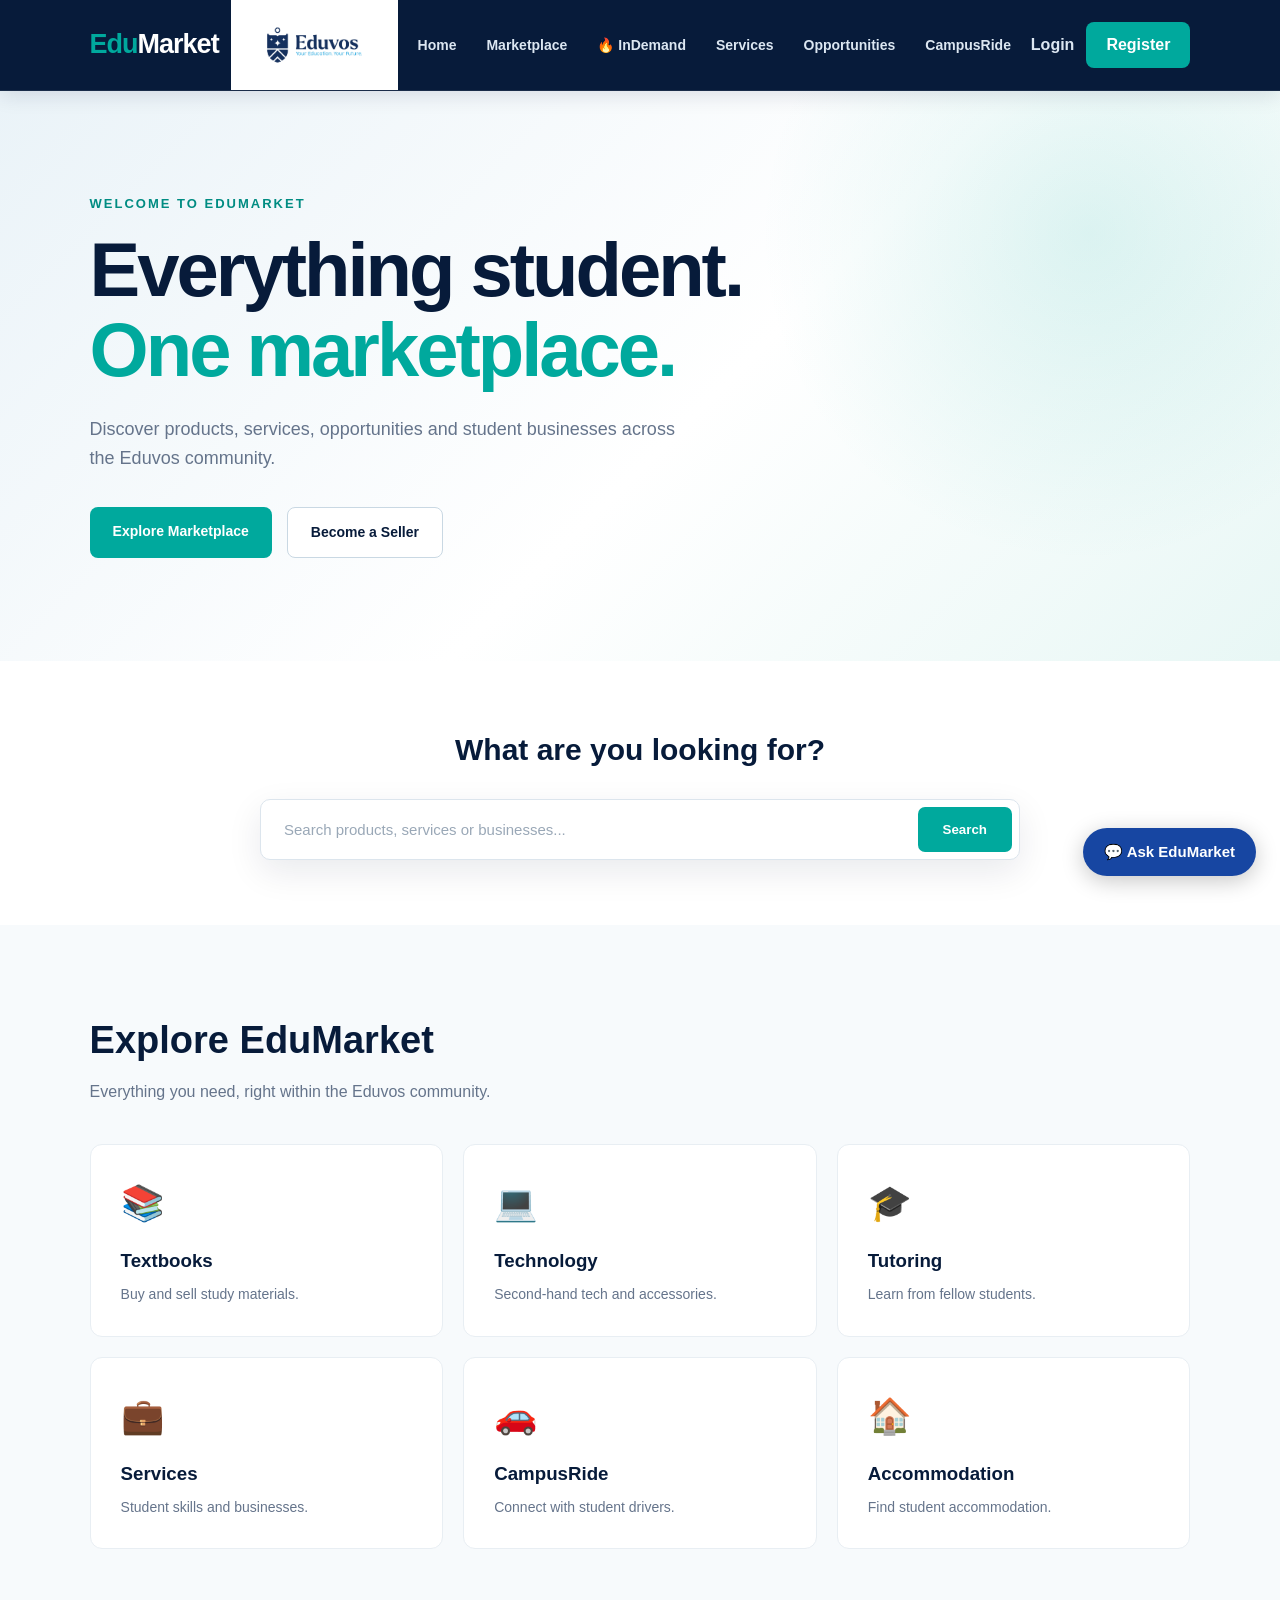
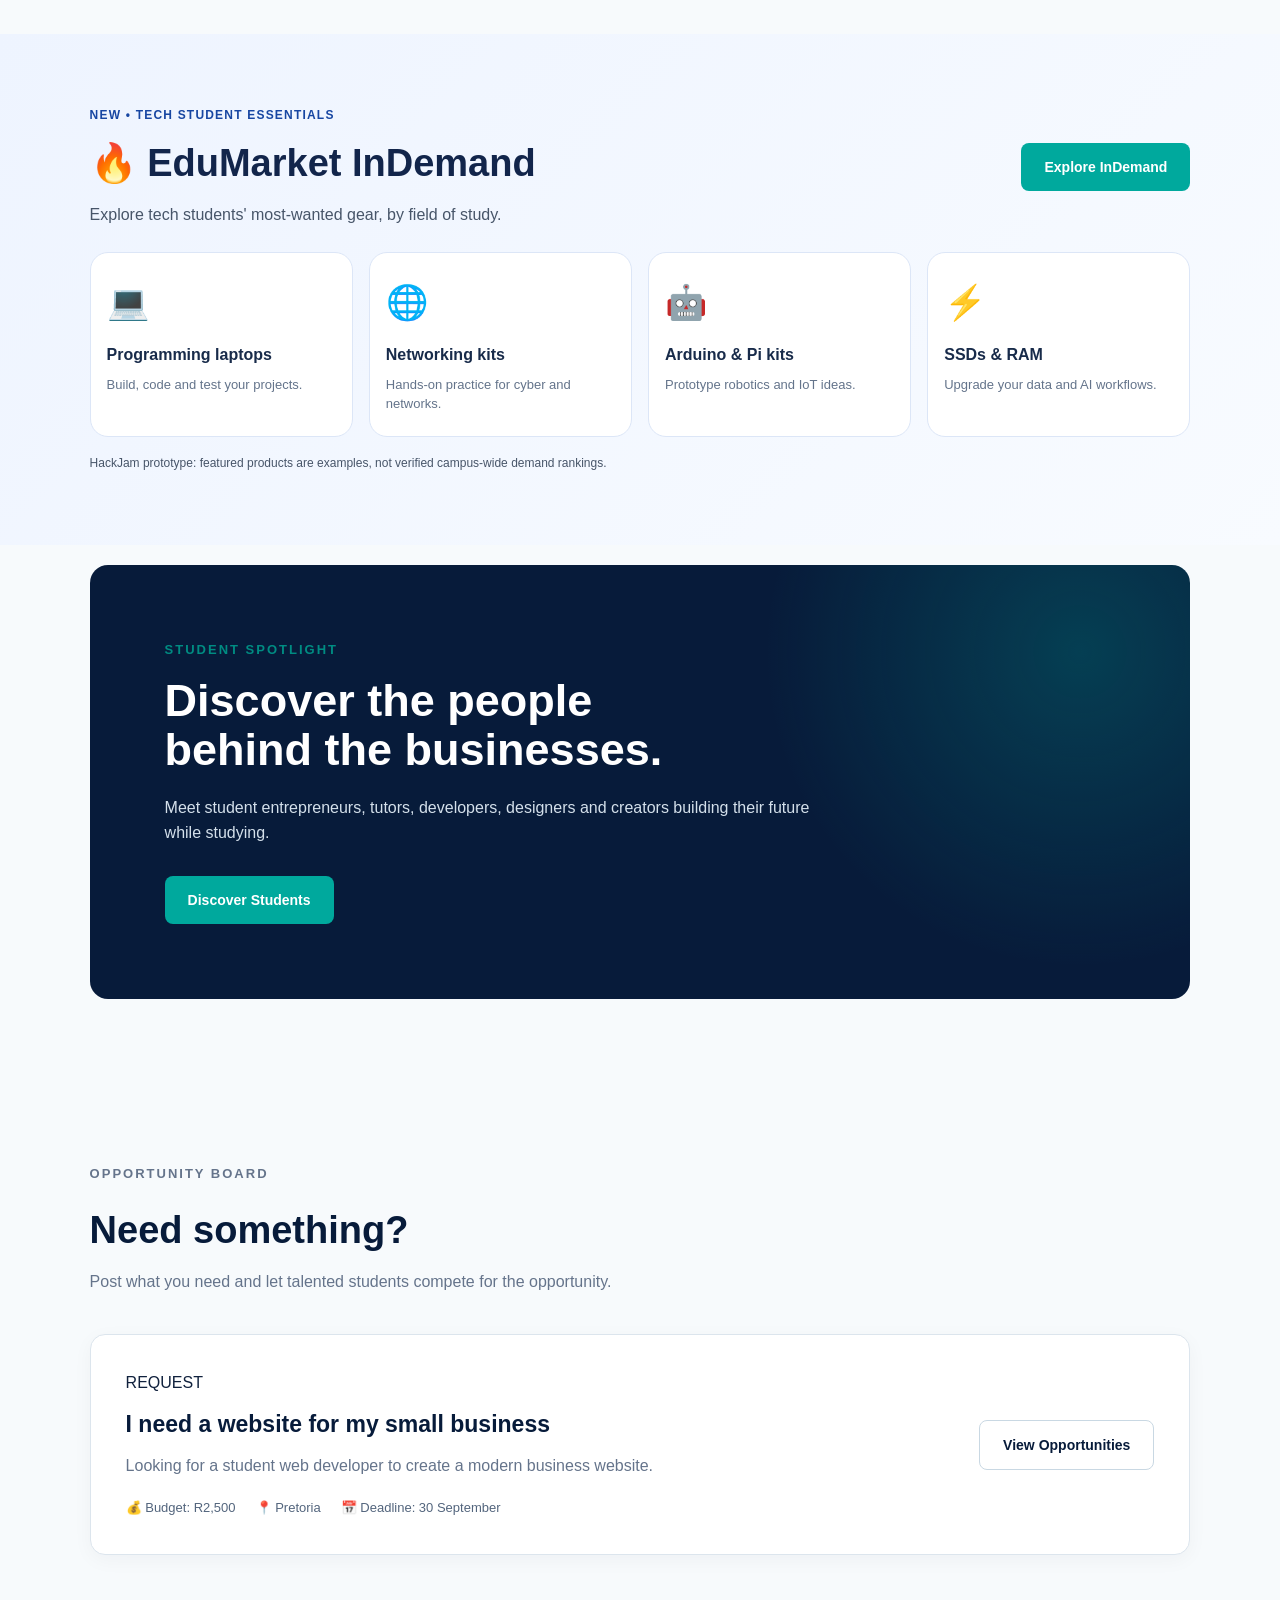
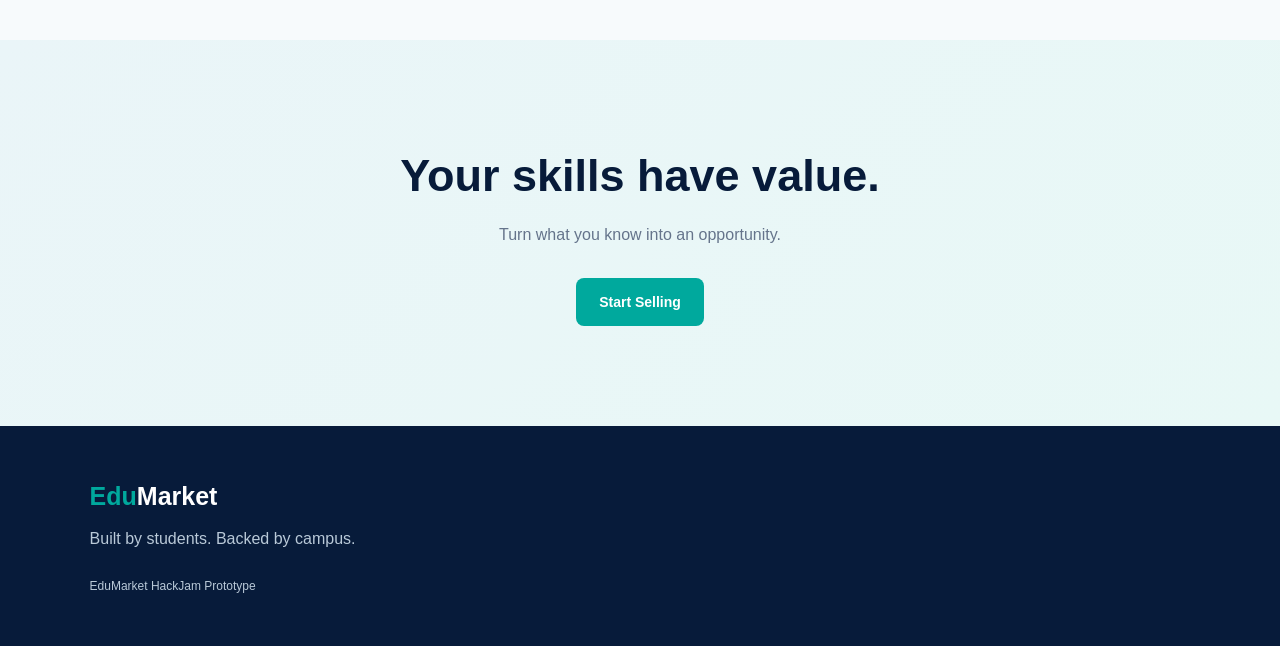
<file: index.html>
<!DOCTYPE html>
<html lang="en">
<head>
    <meta charset="UTF-8">
    <meta name="viewport" content="width=device-width, initial-scale=1.0">

    <title>EduMarket | Built by Students. Backed by Campus.</title>

    <link rel="stylesheet" href="web/css/style.css">

    <style>
        /* EDUVOS LOGO */
        .brand-wrapper {
            display: flex;
            align-items: center;
            gap: 12px;
        }

        .eduvos-logo {
            height: 90px;
            width: auto;
            object-fit: contain;
        }

        @media (max-width: 650px) {
            .brand-wrapper {
                gap: 7px;
            }

            .eduvos-logo {
                height: 60px;
            }
        }

        /* EDUMARKET AI CHATBOT */
        .chat-launcher {
            position: fixed;
            right: 24px;
            bottom: 24px;
            z-index: 9999;
            border: none;
            border-radius: 50px;
            padding: 15px 21px;
            background: #1746a2;
            color: white;
            font-size: 15px;
            font-weight: bold;
            cursor: pointer;
            box-shadow: 0 5px 22px rgba(0, 0, 0, 0.22);
            transition: transform 0.2s, background 0.2s;
        }

        .chat-launcher:hover {
            background: #10377f;
            transform: translateY(-2px);
        }

        .chat-panel {
            position: fixed;
            right: 24px;
            bottom: 88px;
            z-index: 9999;
            width: 360px;
            max-width: calc(100vw - 32px);
            height: 490px;
            max-height: calc(100vh - 125px);
            display: none;
            flex-direction: column;
            overflow: hidden;
            border-radius: 18px;
            background: #ffffff;
            box-shadow: 0 10px 40px rgba(0, 0, 0, 0.25);
            border: 1px solid #e1e5ed;
            font-family: Arial, sans-serif;
        }

        .chat-panel.open {
            display: flex;
        }

        .chat-header {
            display: flex;
            justify-content: space-between;
            align-items: center;
            padding: 17px;
            background: #1746a2;
            color: white;
        }

        .chat-header h3 {
            margin: 0 0 5px;
            font-size: 17px;
        }

        .chat-header p {
            margin: 0;
            font-size: 12px;
            opacity: 0.9;
        }

        .chat-close {
            border: none;
            background: transparent;
            color: white;
            font-size: 26px;
            cursor: pointer;
            padding: 0 4px;
        }

        .chat-messages {
            flex: 1;
            overflow-y: auto;
            padding: 16px;
            background: #f5f7fb;
        }

        .chat-message {
            max-width: 88%;
            width: fit-content;
            margin-bottom: 12px;
            padding: 11px 13px;
            border-radius: 13px;
            font-size: 14px;
            line-height: 1.5;
            overflow-wrap: anywhere;
            white-space: pre-wrap;
        }

        .chat-message.bot {
            background: #ffffff;
            color: #222b3b;
            border: 1px solid #e1e5ed;
            border-bottom-left-radius: 4px;
        }

        .chat-message.user {
            margin-left: auto;
            background: #1746a2;
            color: #ffffff;
            border-bottom-right-radius: 4px;
        }

        .chat-message.system {
            max-width: 100%;
            background: #fff5df;
            color: #795400;
            font-size: 12px;
        }

        .chat-form {
            display: flex;
            gap: 8px;
            padding: 12px;
            background: white;
            border-top: 1px solid #e1e5ed;
        }

        .chat-input {
            min-width: 0;
            flex: 1;
            padding: 12px;
            border: 1px solid #d5dbe6;
            border-radius: 10px;
            outline: none;
            font-size: 14px;
        }

        .chat-input:focus {
            border-color: #1746a2;
        }

        .chat-send {
            border: none;
            border-radius: 10px;
            padding: 0 15px;
            background: #1746a2;
            color: white;
            font-weight: bold;
            cursor: pointer;
        }

        .chat-send:disabled {
            opacity: 0.6;
            cursor: not-allowed;
        }

        .chat-footer-note {
            padding: 0 12px 10px;
            background: white;
            color: #778093;
            font-size: 10px;
            text-align: center;
        }

        @media (max-width: 480px) {
            .chat-panel {
                right: 12px;
                bottom: 82px;
                width: calc(100vw - 24px);
                height: min(490px, calc(100vh - 105px));
                max-height: calc(100vh - 105px);
            }

            .chat-launcher {
                right: 16px;
                bottom: 16px;
            }
        }

        /* INDEMAND FEATURE — scoped homepage styles */
        .indemand-preview { padding: 72px 7%; background: linear-gradient(135deg,#eef4ff,#f8fbff); }
        .indemand-preview-inner { max-width: 1160px; margin: 0 auto; }
        .indemand-preview-head { display:flex; align-items:center; justify-content:space-between; gap:20px; flex-wrap:wrap; margin-bottom:24px; }
        .indemand-preview h2 { color:#12254b; font-size:clamp(26px,3.4vw,38px); margin:8px 0; }
        .indemand-preview p { color:#475569; line-height:1.6; }
        .indemand-kicker { color:#1746a2 !important; font-weight:800; letter-spacing:.1em; font-size:12px; }
        .indemand-preview-grid { display:grid; grid-template-columns:repeat(4,minmax(0,1fr)); gap:16px; }
        .indemand-preview-card { background:#fff; border:1px solid #dce6f7; border-radius:18px; padding:22px 16px; text-decoration:none; color:#182b4a; transition:transform .2s,box-shadow .2s; }
        .indemand-preview-card:hover { transform:translateY(-4px); box-shadow:0 12px 26px rgba(23,70,162,.12); }
        .indemand-preview-card strong { display:block; margin:13px 0 7px; font-size:16px; }
        .indemand-preview-card span { display:block; color:#64748b; font-size:13px; line-height:1.5; }
        .indemand-preview-icon { font-size:34px; }
        .indemand-demo-note { font-size:12px; margin-top:17px; }
        .indemand-nav-link { font-weight:700; }
        @media(max-width:800px) { .indemand-preview-grid { grid-template-columns:repeat(2,minmax(0,1fr)); } }
        @media(max-width:430px) { .indemand-preview {padding:45px 5%;} .indemand-preview-grid { grid-template-columns:1fr; } }
    </style>
</head>

<body>

<!-- NAVIGATION BAR -->
<header class="navbar">
    <div class="brand-wrapper">
        <div class="logo">
            <span>Edu</span>Market
        </div>

        <img src="web/images/eduvos.png"
             alt="Eduvos Logo"
             class="eduvos-logo">
    </div>

    <nav>
        <a href="index.html">Home</a>
        <a href="web/marketplace.html">Marketplace</a>
        <a href="web/indemand.html" class="indemand-nav-link">🔥 InDemand</a>
        <a href="web/marketplace.html">Services</a>
        <a href="web/marketplace.html">Opportunities</a>
        <a href="web/marketplace.html">CampusRide</a>
    </nav>

    <div class="nav-actions">
        <a href="web/login.html" class="login-btn">Login</a>
        <a href="web/register.html" class="register-btn">Register</a>
    </div>
</header>

<!-- HERO SECTION -->
<main>
    <section class="hero">
        <div class="hero-content">
            <p class="welcome-text">WELCOME TO EDUMARKET</p>

            <h1>
                Everything student.<br>
                <span>One marketplace.</span>
            </h1>

            <p class="hero-description">
                Discover products, services, opportunities and
                student businesses across the Eduvos community.
            </p>

            <div class="hero-buttons">
                <a href="web/marketplace.html" class="primary-btn">
                    Explore Marketplace
                </a>

                <a href="web/register.html" class="secondary-btn">
                    Become a Seller
                </a>
            </div>
        </div>
    </section>

    <!-- SEARCH -->
    <section class="search-section">
        <h2>What are you looking for?</h2>

        <div class="search-box">
            <input
                type="text"
                id="homeSearch"
                placeholder="Search products, services or businesses...">

            <button type="button" id="homeSearchButton">
                Search
            </button>
        </div>
    </section>

    <!-- CATEGORIES -->
    <section class="categories-section">
        <div class="section-heading">
            <h2>Explore EduMarket</h2>
            <p>
                Everything you need, right within the Eduvos community.
            </p>
        </div>

        <div class="category-grid">
            <a href="web/marketplace.html" class="category-card">
                <div class="category-icon">📚</div>
                <h3>Textbooks</h3>
                <p>Buy and sell study materials.</p>
            </a>

            <a href="web/marketplace.html" class="category-card">
                <div class="category-icon">💻</div>
                <h3>Technology</h3>
                <p>Second-hand tech and accessories.</p>
            </a>

            <a href="web/marketplace.html" class="category-card">
                <div class="category-icon">🎓</div>
                <h3>Tutoring</h3>
                <p>Learn from fellow students.</p>
            </a>

            <a href="web/marketplace.html" class="category-card">
                <div class="category-icon">💼</div>
                <h3>Services</h3>
                <p>Student skills and businesses.</p>
            </a>

            <a href="web/marketplace.html" class="category-card">
                <div class="category-icon">🚗</div>
                <h3>CampusRide</h3>
                <p>Connect with student drivers.</p>
            </a>

            <a href="web/marketplace.html" class="category-card">
                <div class="category-icon">🏠</div>
                <h3>Accommodation</h3>
                <p>Find student accommodation.</p>
            </a>
        </div>
    </section>


    <!-- INDEMAND TECH STUDENT FEATURE -->
    <section class="indemand-preview" aria-labelledby="indemandHeading">
        <div class="indemand-preview-inner">
            <div class="indemand-preview-head">
                <div>
                    <p class="indemand-kicker">NEW • TECH STUDENT ESSENTIALS</p>
                    <h2 id="indemandHeading">🔥 EduMarket InDemand</h2>
                    <p>Explore tech students' most-wanted gear, by field of study.</p>
                </div>
                <a href="web/indemand.html" class="primary-btn">Explore InDemand</a>
            </div>
            <div class="indemand-preview-grid">
                <a class="indemand-preview-card" href="web/indemand.html?course=software"><div class="indemand-preview-icon">💻</div><strong>Programming laptops</strong><span>Build, code and test your projects.</span></a>
                <a class="indemand-preview-card" href="web/indemand.html?course=cyber"><div class="indemand-preview-icon">🌐</div><strong>Networking kits</strong><span>Hands-on practice for cyber and networks.</span></a>
                <a class="indemand-preview-card" href="web/indemand.html?course=robotics"><div class="indemand-preview-icon">🤖</div><strong>Arduino &amp; Pi kits</strong><span>Prototype robotics and IoT ideas.</span></a>
                <a class="indemand-preview-card" href="web/indemand.html?course=data"><div class="indemand-preview-icon">⚡</div><strong>SSDs &amp; RAM</strong><span>Upgrade your data and AI workflows.</span></a>
            </div>
            <p class="indemand-demo-note">HackJam prototype: featured products are examples, not verified campus-wide demand rankings.</p>
        </div>
    </section>

    <!-- STUDENT SPOTLIGHT -->
    <section class="spotlight-section">
        <div class="spotlight-content">
            <p class="small-title">STUDENT SPOTLIGHT</p>

            <h2>
                Discover the people<br>
                behind the businesses.
            </h2>

            <p>
                Meet student entrepreneurs, tutors, developers,
                designers and creators building their future
                while studying.
            </p>

            <a href="web/marketplace.html" class="primary-btn">
                Discover Students
            </a>
        </div>
    </section>

    <!-- OPPORTUNITY BOARD -->
    <section class="opportunity-section">
        <div class="section-heading">
            <p class="small-title">OPPORTUNITY BOARD</p>
            <h2>Need something?</h2>

            <p>
                Post what you need and let talented students
                compete for the opportunity.
            </p>
        </div>

        <div class="opportunity-example">
            <div>
                <span>REQUEST</span>

                <h3>I need a website for my small business</h3>

                <p>
                    Looking for a student web developer to
                    create a modern business website.
                </p>

                <div class="request-details">
                    <span>💰 Budget: R2,500</span>
                    <span>📍 Pretoria</span>
                    <span>📅 Deadline: 30 September</span>
                </div>
            </div>

            <a href="web/marketplace.html" class="secondary-btn">
                View Opportunities
            </a>
        </div>
    </section>

    <!-- CALL TO ACTION -->
    <section class="cta-section">
        <h2>Your skills have value.</h2>
        <p>Turn what you know into an opportunity.</p>

        <a href="web/register.html" class="primary-btn">
            Start Selling
        </a>
    </section>
</main>

<!-- FOOTER -->
<footer>
    <div class="footer-logo">
        <span>Edu</span>Market
    </div>

    <p>Built by students. Backed by campus.</p>

    <p class="copyright">
        EduMarket HackJam Prototype
    </p>
</footer>

<!-- EDUMARKET AI CHATBOT -->
<button
    type="button"
    class="chat-launcher"
    id="chatLauncher"
    aria-label="Open EduMarket AI assistant"
    aria-expanded="false"
    aria-controls="chatPanel">
    💬 Ask EduMarket
</button>

<section
    class="chat-panel"
    id="chatPanel"
    role="dialog"
    aria-label="EduMarket AI assistant"
    aria-hidden="true">

    <div class="chat-header">
        <div>
            <h3>EduMarket Assistant</h3>
            <p>AI support for the student marketplace</p>
        </div>

        <button
            type="button"
            class="chat-close"
            id="chatClose"
            aria-label="Close chat">
            &times;
        </button>
    </div>

    <div
        class="chat-messages"
        id="chatMessages"
        role="log"
        aria-live="polite"
        aria-label="Chat messages">

        <div class="chat-message bot">
            Welcome to EduMarket! Ask me about the marketplace or search for products.
        </div>
    </div>

    <form class="chat-form" id="chatForm">
        <input
            type="text"
            class="chat-input"
            id="chatInput"
            placeholder="Type your message..."
            maxlength="2000"
            autocomplete="off"
            aria-label="Your message"
            required>

        <button
            type="submit"
            class="chat-send"
            id="chatSend">
            Send
        </button>
    </form>

    <div class="chat-footer-note">
        AI-generated responses may be inaccurate. Do not share passwords or payment details.
    </div>
</section>

<!-- HOMEPAGE AND CHATBOT JAVASCRIPT -->
<script>
    // HOMEPAGE SEARCH

    const homeSearch = document.getElementById("homeSearch");
    const homeSearchButton = document.getElementById("homeSearchButton");

    function searchFromHome() {
        const searchText = homeSearch.value.trim();

        if (searchText === "") {
            window.location.href = "web/marketplace.html";
            return;
        }

        window.location.href =
            "web/marketplace.html?search=" + encodeURIComponent(searchText);
    }

    homeSearchButton.addEventListener("click", searchFromHome);

    homeSearch.addEventListener("keydown", function(event) {
        if (event.key === "Enter") {
            event.preventDefault();
            searchFromHome();
        }
    });

    // EDUMARKET CHATBOT

    const CHAT_API_URL = "http://127.0.0.1:8000/chat";

    const chatLauncher = document.getElementById("chatLauncher");
    const chatPanel = document.getElementById("chatPanel");
    const chatClose = document.getElementById("chatClose");
    const chatMessages = document.getElementById("chatMessages");
    const chatForm = document.getElementById("chatForm");
    const chatInput = document.getElementById("chatInput");
    const chatSend = document.getElementById("chatSend");

    // Keep conversation history for follow-up questions.
    const conversation = [];

    // Read saved marketplace listings from this browser.
    function getSavedListingsForChat() {
        try {
            const stored = localStorage.getItem("eduMarketListings");
            const listings = JSON.parse(stored || "[]");

            if (!Array.isArray(listings)) {
                return [];
            }

            return listings.slice(0, 100).map(function(listing) {
                return {
                    title: String(
                        listing.title || "Untitled Listing"
                    ).slice(0, 200),

                    category: String(
                        listing.category || "Other"
                    ).slice(0, 100),

                    price: listing.price ?? null,

                    priceType: String(
                        listing.priceType || ""
                    ).slice(0, 30),

                    seller: String(
                        listing.seller || "Student Seller"
                    ).slice(0, 100),

                    location: String(
                        listing.location || "Not specified"
                    ).slice(0, 100),

                    description: String(
                        listing.description || ""
                    ).slice(0, 1000)
                };
            });

        } catch (error) {
            console.error(
                "Could not read EduMarket listings:",
                error
            );

            return [];
        }
    }

    // Open or close the chat panel.
    function setChatOpen(isOpen) {
        chatPanel.classList.toggle("open", isOpen);
        chatPanel.setAttribute("aria-hidden", String(!isOpen));
        chatLauncher.setAttribute("aria-expanded", String(isOpen));

        if (isOpen) {
            chatInput.focus();
        }
    }

    chatLauncher.addEventListener("click", function() {
        setChatOpen(!chatPanel.classList.contains("open"));
    });

    chatClose.addEventListener("click", function() {
        setChatOpen(false);
        chatLauncher.focus();
    });

    // Add a message safely to the chat window.
    function addChatMessage(text, sender) {
        const message = document.createElement("div");

        message.className = "chat-message " + sender;
        message.textContent = text;

        chatMessages.appendChild(message);
        chatMessages.scrollTop = chatMessages.scrollHeight;

        return message;
    }

    // Send messages and the current saved listings to the backend.
    chatForm.addEventListener("submit", async function(event) {
        event.preventDefault();

        const text = chatInput.value.trim();

        if (!text || chatSend.disabled) {
            return;
        }

        addChatMessage(text, "user");

        conversation.push({
            role: "user",
            content: text
        });

        chatInput.value = "";
        chatSend.disabled = true;
        chatInput.disabled = true;

        const typingMessage = addChatMessage(
            "Thinking...",
            "bot"
        );

        try {
            const response = await fetch(CHAT_API_URL, {
                method: "POST",

                headers: {
                    "Content-Type": "application/json"
                },

                body: JSON.stringify({
                    messages: conversation,

                    context: {
                        products: getSavedListingsForChat()
                    }
                })
            });

            if (!response.ok) {
                throw new Error(
                    "The chatbot server returned an error."
                );
            }

            const data = await response.json();

            typingMessage.remove();

            const reply = typeof data.reply === "string"
                ? data.reply
                : "I couldn't generate a response. Please try again.";

            addChatMessage(reply, "bot");

            conversation.push({
                role: "assistant",
                content: reply
            });

            // Display product recommendations if returned by the backend.
            if (
                Array.isArray(data.products) &&
                data.products.length > 0
            ) {
                data.products.forEach(function(product) {
                    const price = Number(product.price);

                    const priceText =
                        product.price == null || product.price === ""
                            ? "Price unavailable"
                            : Number.isFinite(price)
                                ? "R" + price.toLocaleString("en-ZA")
                                : String(product.price);

                    addChatMessage(
                        (product.title || "Product") +
                        " - " + priceText +
                        "\nSeller: " +
                        (product.seller || "Not specified"),
                        "bot"
                    );
                });
            }

            if (data.handoff) {
                addChatMessage(
                    "Human support integration is not connected yet.",
                    "system"
                );
            }

        } catch (error) {
            typingMessage.remove();

            addChatMessage(
                "I couldn't connect to the assistant. Check that the Python server is running, then try again.",
                "system"
            );

            // Remove the failed user message so they can retry.
            conversation.pop();

            console.error(
                "EduMarket chatbot error:",
                error
            );

        } finally {
            chatSend.disabled = false;
            chatInput.disabled = false;
            chatInput.focus();
        }
    });
</script>

</body>
</html>
</file>
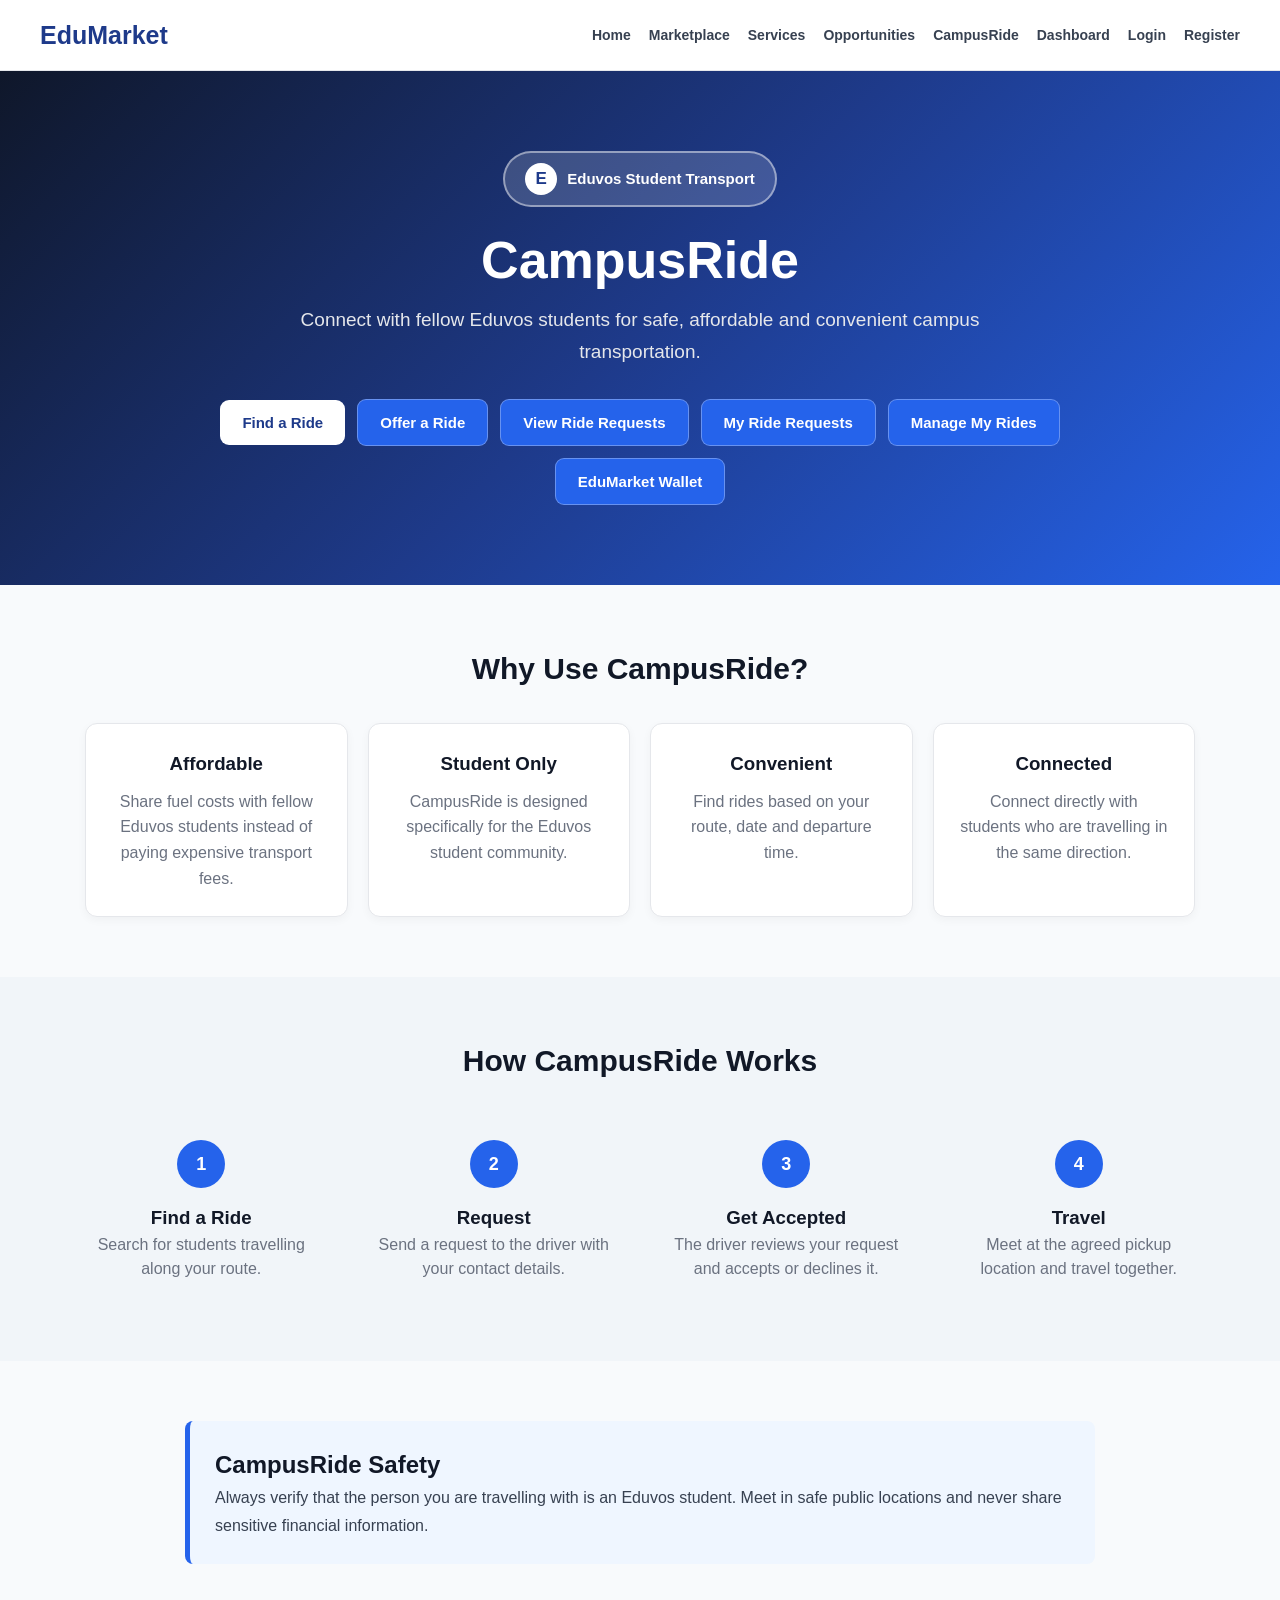
<file: web/campusride.html>
<!DOCTYPE html>
<html lang="en">

<head>
    <meta charset="UTF-8">
    <meta name="viewport" content="width=device-width, initial-scale=1.0">

    <title>EduMarket | CampusRide</title>

    <link rel="stylesheet" href="css/style.css">

    <style>

        /* =========================================
           CAMPUSRIDE PAGE
        ========================================= */

        * {
            box-sizing: border-box;
        }

        body {
            margin: 0;
            font-family: Arial, Helvetica, sans-serif;
            background: #f8fafc;
            color: #111827;
        }

        /* =========================================
           NAVBAR
        ========================================= */

        .campus-navbar {
            background: #ffffff;
            border-bottom: 1px solid #e5e7eb;
            padding: 15px 25px;
            position: relative;
            z-index: 100;
        }

        .campus-nav-container {
            max-width: 1200px;
            margin: auto;
            display: flex;
            justify-content: space-between;
            align-items: center;
            gap: 20px;
        }

        .campus-logo {
            font-size: 25px;
            font-weight: 900;
            color: #1e3a8a;
            text-decoration: none;
        }

        .campus-nav-links {
            display: flex;
            gap: 18px;
            flex-wrap: wrap;
            justify-content: center;
        }

        .campus-nav-links a {
            color: #374151;
            text-decoration: none;
            font-weight: 600;
            font-size: 14px;
        }

        .campus-nav-links a:hover {
            color: #2563eb;
        }

        /* =========================================
           HERO
        ========================================= */

        .ride-hero {
            background: linear-gradient(135deg, #0f172a 0%, #1e3a8a 50%, #2563eb 100%);
            color: white;
            padding: 80px 20px;
            text-align: center;
        }

        /*
         * IMPORTANT:
         * The badge uses INLINE-STYLE-LIKE specificity here
         * so style.css cannot easily hide it.
         */

        .campus-eduvos-badge {
            display: inline-flex !important;
            visibility: visible !important;
            opacity: 1 !important;
            align-items: center;
            justify-content: center;
            gap: 10px;
            background: rgba(255, 255, 255, 0.16) !important;
            border: 2px solid rgba(255, 255, 255, 0.45) !important;
            color: #ffffff !important;
            padding: 10px 20px;
            border-radius: 50px;
            margin-bottom: 25px;
            font-size: 15px;
            font-weight: 800;
            position: relative;
            z-index: 10;
        }

        .campus-eduvos-icon {
            width: 32px !important;
            height: 32px !important;
            min-width: 32px;
            min-height: 32px;
            border-radius: 50%;
            background: #ffffff !important;
            color: #1e3a8a !important;
            display: flex !important;
            align-items: center;
            justify-content: center;
            font-size: 17px;
            font-weight: 900;
        }

        .ride-hero h1 {
            margin: 0 0 15px;
            font-size: 52px;
            line-height: 1.1;
        }

        .ride-hero-description {
            max-width: 750px;
            margin: 0 auto 30px;
            font-size: 19px;
            line-height: 1.7;
            color: #e5e7eb;
        }

        .ride-buttons {
            max-width: 950px;
            margin: auto;
            display: flex;
            justify-content: center;
            align-items: center;
            gap: 12px;
            flex-wrap: wrap;
        }

        .ride-main-btn {
            border: none;
            padding: 14px 22px;
            border-radius: 9px;
            font-size: 15px;
            font-weight: 800;
            cursor: pointer;
            transition: 0.2s;
        }

        .ride-main-btn:hover {
            transform: translateY(-2px);
        }

        .ride-main-btn-white {
            background: #ffffff;
            color: #1e3a8a;
        }

        .ride-main-btn-blue {
            background: #2563eb;
            color: #ffffff;
            border: 1px solid rgba(255, 255, 255, 0.3);
        }

        .ride-main-btn-blue:hover {
            background: #1d4ed8;
        }

        /* =========================================
           MAIN CONTAINER
        ========================================= */

        .ride-container {
            max-width: 1150px;
            margin: 40px auto;
            padding: 0 20px;
        }

        .ride-section {
            display: none;
            background: #ffffff;
            border-radius: 15px;
            padding: 32px;
            margin-bottom: 30px;
            border: 1px solid #e5e7eb;
            box-shadow: 0 5px 20px rgba(0, 0, 0, 0.06);
        }

        .ride-section.active {
            display: block !important;
        }

        .ride-section h2 {
            margin-top: 0;
            color: #111827;
            font-size: 28px;
        }

        /* =========================================
           FORMS
        ========================================= */

        .ride-form {
            display: grid;
            gap: 18px;
        }

        .form-group {
            display: flex;
            flex-direction: column;
        }

        .form-group label {
            margin-bottom: 7px;
            font-size: 14px;
            font-weight: 800;
            color: #374151;
        }

        .form-group input,
        .form-group select,
        .form-group textarea {
            width: 100%;
            padding: 13px;
            border: 1px solid #d1d5db;
            border-radius: 8px;
            font-size: 15px;
            background: #ffffff;
            color: #111827;
            outline: none;
        }

        .form-group input:focus,
        .form-group select:focus,
        .form-group textarea:focus {
            border-color: #2563eb;
            box-shadow: 0 0 0 3px rgba(37, 99, 235, 0.1);
        }

        .form-group textarea {
            min-height: 110px;
            resize: vertical;
        }

        .form-actions {
            display: flex;
            gap: 10px;
            flex-wrap: wrap;
            margin-top: 5px;
        }

        .submit-btn {
            background: #16a34a;
            color: white;
            border: none;
            padding: 13px 22px;
            border-radius: 8px;
            font-weight: 800;
            cursor: pointer;
        }

        .submit-btn:hover {
            background: #15803d;
        }

        .cancel-btn {
            background: #6b7280;
            color: white;
            border: none;
            padding: 13px 22px;
            border-radius: 8px;
            font-weight: 800;
            cursor: pointer;
        }

        .cancel-btn:hover {
            background: #4b5563;
        }

        .danger-btn {
            background: #dc2626;
            color: white;
            border: none;
            padding: 11px 17px;
            border-radius: 8px;
            font-weight: 800;
            cursor: pointer;
        }

        .danger-btn:hover {
            background: #b91c1c;
        }

        .success-message {
            display: none;
            background: #dcfce7;
            border: 1px solid #86efac;
            color: #166534;
            padding: 15px;
            border-radius: 8px;
            margin-bottom: 20px;
            font-weight: 700;
        }

        .success-message.show {
            display: block;
        }

        /* =========================================
           SEARCH
        ========================================= */

        .ride-search-box {
            background: #f8fafc;
            border: 1px solid #e5e7eb;
            padding: 22px;
            border-radius: 12px;
            display: grid;
            grid-template-columns: repeat(2, 1fr);
            gap: 18px;
            margin-bottom: 25px;
        }

        .ride-filter-actions {
            display: flex;
            align-items: flex-end;
            gap: 10px;
            flex-wrap: wrap;
        }

        .request-btn {
            background: #2563eb;
            color: white;
            border: none;
            padding: 11px 17px;
            border-radius: 8px;
            cursor: pointer;
            font-weight: 800;
        }

        .request-btn:hover {
            background: #1d4ed8;
        }

        .request-btn:disabled {
            background: #9ca3af;
            cursor: not-allowed;
        }

        .ride-results-text {
            color: #6b7280;
            font-weight: 700;
            margin-bottom: 18px;
        }

        /* =========================================
           RIDE CARDS
        ========================================= */

        .rides-grid {
            display: grid;
            grid-template-columns: repeat(auto-fit, minmax(300px, 1fr));
            gap: 20px;
        }

        .ride-card {
            background: white;
            border: 1px solid #e5e7eb;
            border-radius: 12px;
            padding: 22px;
            box-shadow: 0 3px 10px rgba(0, 0, 0, 0.05);
        }

        .ride-card h3 {
            margin: 0 0 5px;
            color: #111827;
        }

        .driver-label {
            color: #6b7280;
            font-size: 14px;
            margin-bottom: 15px;
        }

        .ride-info {
            line-height: 1.7;
            margin: 8px 0;
        }

        .ride-notes {
            background: #f3f4f6;
            padding: 12px;
            border-radius: 8px;
            margin-top: 12px;
            font-size: 14px;
            line-height: 1.5;
        }

        .seat-badge {
            display: inline-block;
            background: #dcfce7;
            color: #166534;
            padding: 6px 11px;
            border-radius: 20px;
            font-size: 13px;
            font-weight: 800;
            margin-bottom: 12px;
        }

        .seat-badge.full {
            background: #fee2e2;
            color: #991b1b;
        }

        .empty-message {
            text-align: center;
            padding: 35px 20px;
            color: #6b7280;
        }

        /* =========================================
           REQUEST CARDS
        ========================================= */

        .request-card {
            background: #ffffff;
            border: 1px solid #e5e7eb;
            border-radius: 12px;
            padding: 22px;
            margin-bottom: 18px;
        }

        .request-status {
            display: inline-block;
            padding: 6px 12px;
            border-radius: 20px;
            font-size: 13px;
            font-weight: 800;
            margin-bottom: 12px;
        }

        .status-pending {
            background: #fef3c7;
            color: #92400e;
        }

        .status-accepted {
            background: #dcfce7;
            color: #166534;
        }

        .status-declined {
            background: #fee2e2;
            color: #991b1b;
        }

        .status-cancelled {
            background: #e5e7eb;
            color: #374151;
        }

        .request-actions {
            display: flex;
            gap: 10px;
            flex-wrap: wrap;
            margin-top: 15px;
        }

        .accept-btn {
            background: #16a34a;
            color: white;
            border: none;
            padding: 10px 16px;
            border-radius: 8px;
            font-weight: 800;
            cursor: pointer;
        }

        .accept-btn:hover {
            background: #15803d;
        }

        .decline-btn {
            background: #dc2626;
            color: white;
            border: none;
            padding: 10px 16px;
            border-radius: 8px;
            font-weight: 800;
            cursor: pointer;
        }

        .decline-btn:hover {
            background: #b91c1c;
        }

        .confirmed-box {
            background: #ecfdf5;
            border: 1px solid #86efac;
            color: #166534;
            padding: 15px;
            border-radius: 8px;
            margin-top: 15px;
        }

        .contact-box {
            background: #eff6ff;
            border: 1px solid #93c5fd;
            color: #1e3a8a;
            padding: 15px;
            border-radius: 8px;
            margin-top: 15px;
        }

        .cancelled-box {
            background: #f3f4f6;
            border: 1px solid #d1d5db;
            color: #374151;
            padding: 15px;
            border-radius: 8px;
            margin-top: 15px;
        }

        /* =========================================
           MANAGEMENT
        ========================================= */

        .management-card {
            background: white;
            border: 1px solid #e5e7eb;
            border-radius: 12px;
            padding: 22px;
            margin-bottom: 20px;
        }

        .management-actions {
            display: flex;
            gap: 10px;
            flex-wrap: wrap;
            margin-top: 18px;
        }

        /* =========================================
           WALLET
        ========================================= */

        .wallet-summary {
            background: linear-gradient(135deg, #0f172a, #1e3a8a);
            color: white;
            padding: 28px;
            border-radius: 14px;
            margin-bottom: 25px;
        }

        .wallet-balance-label {
            font-size: 14px;
            opacity: 0.8;
            margin-bottom: 7px;
        }

        .wallet-balance {
            font-size: 42px;
            font-weight: 900;
        }

        .wallet-actions {
            display: flex;
            gap: 10px;
            flex-wrap: wrap;
            margin-top: 20px;
        }

        .wallet-card {
            background: white;
            border: 1px solid #e5e7eb;
            border-radius: 12px;
            padding: 22px;
            margin-bottom: 20px;
        }

        .wallet-transaction {
            border-bottom: 1px solid #e5e7eb;
            padding: 15px 0;
        }

        .wallet-transaction:last-child {
            border-bottom: none;
        }

        .wallet-credit {
            color: #15803d;
            font-weight: 800;
        }

        .wallet-debit {
            color: #dc2626;
            font-weight: 800;
        }

        .payment-box {
            background: #eff6ff;
            border: 1px solid #93c5fd;
            color: #1e3a8a;
            padding: 15px;
            border-radius: 8px;
            margin-top: 15px;
        }

        .paid-box {
            background: #ecfdf5;
            border: 1px solid #86efac;
            color: #166534;
            padding: 15px;
            border-radius: 8px;
            margin-top: 15px;
        }

        /* =========================================
           FEATURES
        ========================================= */

        .features {
            max-width: 1150px;
            margin: 60px auto;
            padding: 0 20px;
        }

        .features h2 {
            text-align: center;
            font-size: 30px;
            margin-bottom: 30px;
        }

        .features-grid {
            display: grid;
            grid-template-columns: repeat(auto-fit, minmax(220px, 1fr));
            gap: 20px;
        }

        .feature-card {
            background: white;
            padding: 25px;
            border-radius: 12px;
            text-align: center;
            border: 1px solid #e5e7eb;
            box-shadow: 0 3px 10px rgba(0, 0, 0, 0.04);
        }

        .feature-card h3 {
            margin-bottom: 10px;
        }

        .feature-card p {
            color: #6b7280;
            line-height: 1.6;
        }

        /* =========================================
           HOW IT WORKS
        ========================================= */

        .how-it-works {
            background: #f1f5f9;
            padding: 60px 20px;
        }

        .how-it-works-container {
            max-width: 1150px;
            margin: auto;
        }

        .how-it-works h2 {
            text-align: center;
            margin-bottom: 35px;
            font-size: 30px;
        }

        .steps {
            display: grid;
            grid-template-columns: repeat(auto-fit, minmax(220px, 1fr));
            gap: 20px;
        }

        .step {
            text-align: center;
            padding: 20px;
        }

        .step-number {
            width: 48px;
            height: 48px;
            margin: 0 auto 15px;
            border-radius: 50%;
            background: #2563eb;
            color: white;
            display: flex;
            align-items: center;
            justify-content: center;
            font-weight: 900;
            font-size: 18px;
        }

        .step p {
            color: #6b7280;
            line-height: 1.5;
        }

        /* =========================================
           SAFETY
        ========================================= */

        .safety {
            max-width: 950px;
            margin: 60px auto;
            padding: 0 20px;
        }

        .safety-box {
            background: #eff6ff;
            border-left: 5px solid #2563eb;
            padding: 25px;
            border-radius: 8px;
        }

        .safety-box h2 {
            margin-top: 0;
        }

        .safety-box p {
            line-height: 1.7;
            color: #374151;
        }

        /* =========================================
           MOBILE
        ========================================= */

        @media (max-width: 800px) {

            .campus-nav-container {
                flex-direction: column;
            }

            .ride-search-box {
                grid-template-columns: 1fr;
            }

            .ride-hero h1 {
                font-size: 40px;
            }

        }

        @media (max-width: 600px) {

            .campus-navbar {
                padding: 15px;
            }

            .campus-nav-links {
                gap: 10px;
            }

            .campus-nav-links a {
                font-size: 12px;
            }

            .ride-hero {
                padding: 60px 15px;
            }

            .ride-hero h1 {
                font-size: 36px;
            }

            .ride-hero-description {
                font-size: 16px;
            }

            .ride-section {
                padding: 20px;
            }

            .ride-container {
                padding: 0 12px;
            }

            .campus-eduvos-badge {
                font-size: 12px;
                padding: 8px 14px;
            }

        }

    </style>

</head>


<body>


    <!-- =========================================
         NAVIGATION
    ========================================== -->

    <nav class="campus-navbar">

        <div class="campus-nav-container">

            <a href="index.html" class="campus-logo">
                EduMarket
            </a>

            <div class="campus-nav-links">

                <a href="index.html">Home</a>

                <a href="marketplace.html">Marketplace</a>

                <a href="services.html">Services</a>

                <a href="opportunities.html">Opportunities</a>

                <a href="campusride.html">CampusRide</a>

                <a href="seller-dashboard.html">Dashboard</a>

                <a href="login.html">Login</a>

                <a href="register.html">Register</a>

            </div>

        </div>

    </nav>


    <!-- =========================================
         HERO
    ========================================== -->

    <section class="ride-hero">


        <!-- EDUVOS BADGE -->

        <div
            class="campus-eduvos-badge"
            id="eduvosBadge"
            style="
                display:inline-flex !important;
                visibility:visible !important;
                opacity:1 !important;
            ">

            <div class="campus-eduvos-icon">
                E
            </div>

            <span>
                Eduvos Student Transport
            </span>

        </div>


        <h1>
            CampusRide
        </h1>


        <p class="ride-hero-description">

            Connect with fellow Eduvos students for
            safe, affordable and convenient campus
            transportation.

        </p>


        <div class="ride-buttons">


            <button
                class="ride-main-btn ride-main-btn-white"
                onclick="findRide()">

                Find a Ride

            </button>


            <button
                class="ride-main-btn ride-main-btn-blue"
                onclick="offerRide()">

                Offer a Ride

            </button>


            <button
                class="ride-main-btn ride-main-btn-blue"
                onclick="viewDriverRequests()">

                View Ride Requests

            </button>


            <button
                class="ride-main-btn ride-main-btn-blue"
                onclick="viewMyRequests()">

                My Ride Requests

            </button>


            <button
                class="ride-main-btn ride-main-btn-blue"
                onclick="manageRides()">

                Manage My Rides

            </button>


            <button
                class="ride-main-btn ride-main-btn-blue"
                onclick="viewWallet()">

                EduMarket Wallet

            </button>


        </div>

    </section>


    <!-- =========================================
         MAIN CONTENT
    ========================================== -->

    <div class="ride-container">


        <!-- =====================================
             OFFER RIDE
        ====================================== -->

        <section
            id="offerRideSection"
            class="ride-section">


            <h2>
                Offer a Ride
            </h2>


            <div
                id="offerSuccess"
                class="success-message">

                Your ride has been published successfully!

            </div>


            <form
                id="offerRideForm"
                class="ride-form">


                <div class="form-group">

                    <label for="driverName">
                        Driver Name
                    </label>

                    <input
                        type="text"
                        id="driverName"
                        required>

                </div>


                <div class="form-group">

                    <label for="driverContact">
                        Your Contact Information
                    </label>

                    <input
                        type="text"
                        id="driverContact"
                        placeholder="Phone number or email"
                        required>

                </div>


                <div class="form-group">

                    <label for="pickupLocation">
                        Pickup Location
                    </label>

                    <input
                        type="text"
                        id="pickupLocation"
                        placeholder="Example: Eduvos Pretoria"
                        required>

                </div>


                <div class="form-group">

                    <label for="destination">
                        Destination
                    </label>

                    <input
                        type="text"
                        id="destination"
                        placeholder="Example: Menlyn Maine"
                        required>

                </div>


                <div class="form-group">

                    <label for="rideDate">
                        Date
                    </label>

                    <input
                        type="date"
                        id="rideDate"
                        required>

                </div>


                <div class="form-group">

                    <label for="rideTime">
                        Departure Time
                    </label>

                    <input
                        type="time"
                        id="rideTime"
                        required>

                </div>


                <div class="form-group">

                    <label for="availableSeats">
                        Available Seats
                    </label>

                    <select
                        id="availableSeats"
                        required>

                        <option value="1">
                            1 Seat
                        </option>

                        <option value="2">
                            2 Seats
                        </option>

                        <option value="3">
                            3 Seats
                        </option>

                        <option value="4" selected>
                            4 Seats
                        </option>

                    </select>

                </div>


                <div class="form-group">

                    <label for="fuelContribution">
                        Fuel Contribution Per Passenger (R)
                    </label>

                    <input
                        type="number"
                        id="fuelContribution"
                        min="0"
                        step="1"
                        placeholder="Example: 100"
                        required>

                </div>


                <div class="form-group">

                    <label for="rideNotes">
                        Extra Notes
                    </label>

                    <textarea
                        id="rideNotes"
                        placeholder="Example: Reliable student transport"></textarea>

                </div>


                <div class="form-actions">

                    <button
                        type="submit"
                        class="submit-btn">

                        Publish Ride

                    </button>


                    <button
                        type="button"
                        class="cancel-btn"
                        onclick="closeSections()">

                        Cancel

                    </button>

                </div>


            </form>

        </section>


        <!-- =====================================
             FIND RIDE
        ====================================== -->

        <section
            id="findRideSection"
            class="ride-section">


            <h2>
                Find a Ride
            </h2>


            <div class="ride-search-box">


                <div class="form-group">

                    <label for="searchPickup">
                        Pickup Location
                    </label>

                    <input
                        type="text"
                        id="searchPickup"
                        placeholder="Example: Eduvos Pretoria">

                </div>


                <div class="form-group">

                    <label for="searchDestination">
                        Destination
                    </label>

                    <input
                        type="text"
                        id="searchDestination"
                        placeholder="Example: Menlyn Maine">

                </div>


                <div class="form-group">

                    <label for="searchDate">
                        Date
                    </label>

                    <input
                        type="date"
                        id="searchDate">

                </div>


                <div class="form-group">

                    <label for="searchSeats">
                        Minimum Seats Available
                    </label>

                    <select id="searchSeats">

                        <option value="0">
                            Any number of seats
                        </option>

                        <option value="1">
                            At least 1 seat
                        </option>

                        <option value="2">
                            At least 2 seats
                        </option>

                        <option value="3">
                            At least 3 seats
                        </option>

                        <option value="4">
                            4 seats
                        </option>

                    </select>

                </div>


                <div class="ride-filter-actions">

                    <button
                        type="button"
                        class="request-btn"
                        onclick="applyRideFilters()">

                        Search Rides

                    </button>


                    <button
                        type="button"
                        class="cancel-btn"
                        onclick="clearRideFilters()">

                        Clear Filters

                    </button>

                </div>


            </div>


            <div
                id="rideResultsText"
                class="ride-results-text">
            </div>


            <div
                id="ridesContainer"
                class="rides-grid">
            </div>


            <div style="margin-top:20px;">

                <button
                    class="cancel-btn"
                    onclick="closeSections()">

                    Close

                </button>

            </div>


        </section>


        <!-- =====================================
             REQUEST RIDE
        ====================================== -->

        <section
            id="requestRideSection"
            class="ride-section">


            <h2>
                Request This Ride
            </h2>


            <div
                id="selectedRideInfo"
                style="
                    background:#f3f4f6;
                    padding:15px;
                    border-radius:8px;
                    margin-bottom:20px;
                ">
            </div>


            <div
                id="requestSuccess"
                class="success-message">

                Your ride request has been submitted successfully.

            </div>


            <form
                id="requestRideForm"
                class="ride-form">


                <div class="form-group">

                    <label for="passengerName">
                        Passenger Name
                    </label>

                    <input
                        type="text"
                        id="passengerName"
                        required>

                </div>


                <div class="form-group">

                    <label for="passengerContact">
                        Contact Information
                    </label>

                    <input
                        type="text"
                        id="passengerContact"
                        placeholder="Phone number or email"
                        required>

                </div>


                <div class="form-group">

                    <label for="passengerNotes">
                        Message To Driver
                    </label>

                    <textarea
                        id="passengerNotes"
                        placeholder="Example: I will be ready at 07:00"></textarea>

                </div>


                <div class="form-actions">

                    <button
                        type="submit"
                        class="submit-btn">

                        Submit Ride Request

                    </button>


                    <button
                        type="button"
                        class="cancel-btn"
                        onclick="closeSections()">

                        Cancel

                    </button>

                </div>


            </form>

        </section>


        <!-- =====================================
             DRIVER REQUESTS
        ====================================== -->

        <section
            id="driverRequestsSection"
            class="ride-section">


            <h2>
                Ride Requests
            </h2>


            <div id="driverRequestsContainer">
            </div>


            <div style="margin-top:20px;">

                <button
                    class="cancel-btn"
                    onclick="closeSections()">

                    Close

                </button>

            </div>


        </section>


        <!-- =====================================
             MY REQUESTS
        ====================================== -->

        <section
            id="myRequestsSection"
            class="ride-section">


            <h2>
                My Ride Requests
            </h2>


            <div id="myRequestsContainer">
            </div>


            <div style="margin-top:20px;">

                <button
                    class="cancel-btn"
                    onclick="closeSections()">

                    Close

                </button>

            </div>


        </section>


        <!-- =====================================
             MANAGE RIDES
        ====================================== -->

        <section
            id="manageRidesSection"
            class="ride-section">


            <h2>
                Manage My Rides
            </h2>


            <div id="manageRidesContainer">
            </div>


            <div style="margin-top:20px;">

                <button
                    class="cancel-btn"
                    onclick="closeSections()">

                    Close

                </button>

            </div>


        </section>


        <!-- =====================================
             WALLET
        ====================================== -->

        <section
            id="walletSection"
            class="ride-section">


            <h2>
                EduMarket Wallet
            </h2>


            <div class="wallet-summary">


                <div class="wallet-balance-label">
                    Available Wallet Balance
                </div>


                <div
                    id="walletBalance"
                    class="wallet-balance">

                    R0.00

                </div>


                <div class="wallet-actions">

                    <button
                        type="button"
                        class="submit-btn"
                        onclick="showAddFunds()">

                        Add Demo Funds

                    </button>


                    <button
                        type="button"
                        class="cancel-btn"
                        onclick="loadWallet()">

                        Refresh Wallet

                    </button>

                </div>


            </div>


            <div
                id="addFundsBox"
                class="wallet-card"
                style="display:none;">


                <h3>
                    Add Funds
                </h3>


                <p style="color:#6b7280;line-height:1.6;">

                    This is a demo wallet for the
                    EduMarket prototype.
                    No real money is added.

                </p>


                <form
                    id="addFundsForm"
                    class="ride-form">


                    <div class="form-group">

                        <label for="walletTopUpAmount">
                            Amount (R)
                        </label>

                        <input
                            type="number"
                            id="walletTopUpAmount"
                            min="1"
                            step="1"
                            placeholder="Example: 500"
                            required>

                    </div>


                    <div class="form-actions">

                        <button
                            type="submit"
                            class="submit-btn">

                            Add Funds

                        </button>


                        <button
                            type="button"
                            class="cancel-btn"
                            onclick="hideAddFunds()">

                            Cancel

                        </button>

                    </div>


                </form>


            </div>


            <div class="wallet-card">

                <h3>
                    Wallet Transactions
                </h3>

                <div id="walletTransactions">
                </div>

            </div>


            <div style="margin-top:20px;">

                <button
                    class="cancel-btn"
                    onclick="closeSections()">

                    Close

                </button>

            </div>


        </section>


    </div>


    <!-- =========================================
         FEATURES
    ========================================== -->

    <section class="features">

        <h2>
            Why Use CampusRide?
        </h2>


        <div class="features-grid">


            <div class="feature-card">

                <h3>
                    Affordable
                </h3>

                <p>
                    Share fuel costs with fellow
                    Eduvos students instead of paying
                    expensive transport fees.
                </p>

            </div>


            <div class="feature-card">

                <h3>
                    Student Only
                </h3>

                <p>
                    CampusRide is designed specifically
                    for the Eduvos student community.
                </p>

            </div>


            <div class="feature-card">

                <h3>
                    Convenient
                </h3>

                <p>
                    Find rides based on your route,
                    date and departure time.
                </p>

            </div>


            <div class="feature-card">

                <h3>
                    Connected
                </h3>

                <p>
                    Connect directly with students who
                    are travelling in the same direction.
                </p>

            </div>


        </div>

    </section>


    <!-- =========================================
         HOW IT WORKS
    ========================================== -->

    <section class="how-it-works">

        <div class="how-it-works-container">

            <h2>
                How CampusRide Works
            </h2>


            <div class="steps">


                <div class="step">

                    <div class="step-number">
                        1
                    </div>

                    <h3>
                        Find a Ride
                    </h3>

                    <p>
                        Search for students travelling
                        along your route.
                    </p>

                </div>


                <div class="step">

                    <div class="step-number">
                        2
                    </div>

                    <h3>
                        Request
                    </h3>

                    <p>
                        Send a request to the driver
                        with your contact details.
                    </p>

                </div>


                <div class="step">

                    <div class="step-number">
                        3
                    </div>

                    <h3>
                        Get Accepted
                    </h3>

                    <p>
                        The driver reviews your request
                        and accepts or declines it.
                    </p>

                </div>


                <div class="step">

                    <div class="step-number">
                        4
                    </div>

                    <h3>
                        Travel
                    </h3>

                    <p>
                        Meet at the agreed pickup location
                        and travel together.
                    </p>

                </div>


            </div>

        </div>

    </section>


    <!-- =========================================
         SAFETY
    ========================================== -->

    <section class="safety">

        <div class="safety-box">

            <h2>
                CampusRide Safety
            </h2>

            <p>

                Always verify that the person you are
                travelling with is an Eduvos student.
                Meet in safe public locations and never
                share sensitive financial information.

            </p>

        </div>

    </section>


    <!-- =========================================
         JAVASCRIPT
    ========================================== -->

    <script>

        let selectedRide = null;


        /* =========================================
           CLOSE SECTIONS
        ========================================== */

        function closeSections() {

            const sectionIds = [
                "offerRideSection",
                "findRideSection",
                "requestRideSection",
                "driverRequestsSection",
                "myRequestsSection",
                "manageRidesSection",
                "walletSection"
            ];


            sectionIds.forEach(function(id) {

                const section =
                    document.getElementById(id);


                if (section) {

                    section.classList.remove("active");

                }

            });

        }


        /* =========================================
           OFFER RIDE
        ========================================== */

        function offerRide() {

            closeSections();


            const section =
                document.getElementById(
                    "offerRideSection"
                );


            section.classList.add("active");


            section.scrollIntoView({
                behavior: "smooth",
                block: "start"
            });

        }


        document
            .getElementById("offerRideForm")
            .addEventListener("submit", function(event) {

                event.preventDefault();


                const ride = {

                    id: Date.now(),

                    driverName:
                        document
                            .getElementById("driverName")
                            .value
                            .trim(),

                    driverContact:
                        document
                            .getElementById("driverContact")
                            .value
                            .trim(),

                    pickupLocation:
                        document
                            .getElementById("pickupLocation")
                            .value
                            .trim(),

                    destination:
                        document
                            .getElementById("destination")
                            .value
                            .trim(),

                    date:
                        document
                            .getElementById("rideDate")
                            .value,

                    time:
                        document
                            .getElementById("rideTime")
                            .value,

                    availableSeats:
                        Number(
                            document
                                .getElementById(
                                    "availableSeats"
                                )
                                .value
                        ),

                    fuelContribution:
                        Number(
                            document
                                .getElementById(
                                    "fuelContribution"
                                )
                                .value
                        ),

                    notes:
                        document
                            .getElementById("rideNotes")
                            .value
                            .trim(),

                    cancelled: false,

                    createdAt:
                        new Date().toISOString()

                };


                const rides =
                    JSON.parse(
                        localStorage.getItem(
                            "campusRides"
                        )
                    ) || [];


                rides.push(ride);


                localStorage.setItem(
                    "campusRides",
                    JSON.stringify(rides)
                );


                document
                    .getElementById("offerSuccess")
                    .classList.add("show");


                document
                    .getElementById("offerRideForm")
                    .reset();

            });


        /* =========================================
           FIND RIDE
        ========================================== */

        function findRide() {

            closeSections();


            const section =
                document.getElementById(
                    "findRideSection"
                );


            section.classList.add("active");


            loadRides();


            section.scrollIntoView({
                behavior: "smooth",
                block: "start"
            });

        }


        function getRemainingSeats(ride) {

            const requests =
                JSON.parse(
                    localStorage.getItem(
                        "campusRideRequests"
                    )
                ) || [];


            const acceptedCount =
                requests.filter(function(request) {

                    return (
                        String(request.rideId) ===
                        String(ride.id) &&
                        request.status === "Accepted"
                    );

                }).length;


            return Math.max(
                0,
                Number(ride.availableSeats) -
                acceptedCount
            );

        }


        function loadRides(filteredRides = null) {

            const container =
                document.getElementById(
                    "ridesContainer"
                );


            const resultsText =
                document.getElementById(
                    "rideResultsText"
                );


            const allRides =
                JSON.parse(
                    localStorage.getItem(
                        "campusRides"
                    )
                ) || [];


            const rides =
                filteredRides !== null
                    ? filteredRides
                    : allRides;


            const activeRides =
                rides.filter(function(ride) {

                    return ride.cancelled !== true;

                });


            if (activeRides.length === 0) {

                resultsText.textContent =
                    "No matching rides found.";


                container.innerHTML = `

                    <div class="empty-message">

                        <h3>
                            No rides available
                        </h3>

                        <p>
                            Try changing your search
                            filters or offer a new ride.
                        </p>

                    </div>

                `;

                return;

            }


            resultsText.textContent =
                activeRides.length +
                (
                    activeRides.length === 1
                        ? " ride found"
                        : " rides found"
                );


            activeRides.sort(function(a, b) {

                return Number(b.id) - Number(a.id);

            });


            container.innerHTML = "";


            activeRides.forEach(function(ride) {

                const remainingSeats =
                    getRemainingSeats(ride);


                const full =
                    remainingSeats <= 0;


                const seatText =
                    full
                        ? "FULL"
                        : remainingSeats +
                          (
                              remainingSeats === 1
                                  ? " Seat Available"
                                  : " Seats Available"
                          );


                const card =
                    document.createElement("div");


                card.className =
                    "ride-card";


                card.innerHTML = `

                    <h3>
                        ${escapeHtml(ride.driverName)}
                    </h3>

                    <div class="driver-label">
                        Eduvos Student Driver
                    </div>

                    <span class="seat-badge ${full ? "full" : ""}">
                        ${seatText}
                    </span>

                    <div class="ride-info">

                        <strong>
                            Route:
                        </strong>

                        <br>

                        ${escapeHtml(
                            ride.pickupLocation
                        )}

                        →

                        ${escapeHtml(
                            ride.destination
                        )}

                    </div>

                    <div class="ride-info">

                        <strong>
                            Date:
                        </strong>

                        ${formatDate(ride.date)}

                    </div>

                    <div class="ride-info">

                        <strong>
                            Departure:
                        </strong>

                        ${formatTime(ride.time)}

                    </div>

                    <div class="ride-info">

                        <strong>
                            Fuel:
                        </strong>

                        R${Number(
                            ride.fuelContribution
                        ).toFixed(2)}

                        per passenger

                    </div>

                    ${
                        ride.notes
                            ? `
                                <div class="ride-notes">

                                    <strong>
                                        Driver Notes:
                                    </strong>

                                    <br>

                                    ${escapeHtml(
                                        ride.notes
                                    )}

                                </div>
                            `
                            : ""
                    }

                    ${
                        full
                            ? `
                                <button
                                    class="request-btn"
                                    disabled>

                                    Ride Full

                                </button>
                            `
                            : `
                                <button
                                    class="request-btn"
                                    onclick="requestRide(
                                        ${ride.id}
                                    )">

                                    Request This Ride

                                </button>
                            `
                    }

                `;


                container.appendChild(card);

            });

        }


        /* =========================================
           FILTER
        ========================================== */

        function applyRideFilters() {

            const pickup =
                document
                    .getElementById(
                        "searchPickup"
                    )
                    .value
                    .trim()
                    .toLowerCase();


            const destination =
                document
                    .getElementById(
                        "searchDestination"
                    )
                    .value
                    .trim()
                    .toLowerCase();


            const date =
                document
                    .getElementById(
                        "searchDate"
                    )
                    .value;


            const seats =
                Number(
                    document
                        .getElementById(
                            "searchSeats"
                        )
                        .value
                );


            const rides =
                JSON.parse(
                    localStorage.getItem(
                        "campusRides"
                    )
                ) || [];


            const filtered =
                rides.filter(function(ride) {

                    if (ride.cancelled === true) {
                        return false;
                    }


                    const pickupMatch =
                        pickup === "" ||
                        String(
                            ride.pickupLocation || ""
                        )
                        .toLowerCase()
                        .includes(pickup);


                    const destinationMatch =
                        destination === "" ||
                        String(
                            ride.destination || ""
                        )
                        .toLowerCase()
                        .includes(destination);


                    const dateMatch =
                        date === "" ||
                        ride.date === date;


                    const seatMatch =
                        seats === 0 ||
                        getRemainingSeats(ride) >= seats;


                    return (
                        pickupMatch &&
                        destinationMatch &&
                        dateMatch &&
                        seatMatch
                    );

                });


            loadRides(filtered);

        }


        function clearRideFilters() {

            document
                .getElementById(
                    "searchPickup"
                )
                .value = "";


            document
                .getElementById(
                    "searchDestination"
                )
                .value = "";


            document
                .getElementById(
                    "searchDate"
                )
                .value = "";


            document
                .getElementById(
                    "searchSeats"
                )
                .value = "0";


            loadRides();

        }


        /* =========================================
           REQUEST RIDE
        ========================================== */

        function requestRide(rideId) {

            const rides =
                JSON.parse(
                    localStorage.getItem(
                        "campusRides"
                    )
                ) || [];


            const ride =
                rides.find(function(item) {

                    return (
                        String(item.id) ===
                        String(rideId)
                    );

                });


            if (!ride) {

                alert(
                    "This ride could not be found."
                );

                return;
            }


            if (ride.cancelled === true) {

                alert(
                    "This ride has been cancelled."
                );

                return;
            }


            if (getRemainingSeats(ride) <= 0) {

                alert(
                    "Sorry, this ride is full."
                );

                return;
            }


            selectedRide = ride;


            document
                .getElementById(
                    "selectedRideInfo"
                )
                .innerHTML = `

                    <strong>
                        ${escapeHtml(
                            ride.driverName
                        )}
                    </strong>

                    <br><br>

                    ${escapeHtml(
                        ride.pickupLocation
                    )}

                    →

                    ${escapeHtml(
                        ride.destination
                    )}

                    <br><br>

                    ${formatDate(
                        ride.date
                    )}

                    at

                    ${formatTime(
                        ride.time
                    )}

                    <br><br>

                    <strong>
                        ${getRemainingSeats(ride)}
                        seats remaining
                    </strong>

                `;


            closeSections();


            document
                .getElementById(
                    "requestRideSection"
                )
                .classList.add("active");


            document
                .getElementById(
                    "requestSuccess"
                )
                .classList.remove("show");


            document
                .getElementById(
                    "requestRideForm"
                )
                .reset();


            document
                .getElementById(
                    "requestRideSection"
                )
                .scrollIntoView({
                    behavior: "smooth"
                });

        }


        document
            .getElementById(
                "requestRideForm"
            )
            .addEventListener(
                "submit",
                function(event) {

                    event.preventDefault();


                    if (!selectedRide) {

                        alert(
                            "Please select a ride first."
                        );

                        return;
                    }


                    const rides =
                        JSON.parse(
                            localStorage.getItem(
                                "campusRides"
                            )
                        ) || [];


                    const ride =
                        rides.find(function(item) {

                            return (
                                String(item.id) ===
                                String(selectedRide.id)
                            );

                        });


                    if (!ride) {

                        alert(
                            "This ride no longer exists."
                        );

                        return;
                    }


                    if (
                        ride.cancelled === true
                    ) {

                        alert(
                            "This ride has been cancelled."
                        );

                        return;
                    }


                    if (
                        getRemainingSeats(ride) <= 0
                    ) {

                        alert(
                            "This ride is already full."
                        );

                        return;
                    }


                    const request = {

                        id: Date.now(),

                        rideId: ride.id,

                        driverName:
                            ride.driverName,

                        driverContact:
                            ride.driverContact,

                        pickupLocation:
                            ride.pickupLocation,

                        destination:
                            ride.destination,

                        rideDate:
                            ride.date,

                        rideTime:
                            ride.time,

                        fuelContribution:
                            Number(
                                ride.fuelContribution
                            ) || 0,

                        passengerName:
                            document
                                .getElementById(
                                    "passengerName"
                                )
                                .value
                                .trim(),

                        passengerContact:
                            document
                                .getElementById(
                                    "passengerContact"
                                )
                                .value
                                .trim(),

                        passengerNotes:
                            document
                                .getElementById(
                                    "passengerNotes"
                                )
                                .value
                                .trim(),

                        status:
                            "Pending",

                        fuelPaid:
                            false,

                        createdAt:
                            new Date().toISOString()

                    };


                    const requests =
                        JSON.parse(
                            localStorage.getItem(
                                "campusRideRequests"
                            )
                        ) || [];


                    requests.push(request);


                    localStorage.setItem(
                        "campusRideRequests",
                        JSON.stringify(requests)
                    );


                    document
                        .getElementById(
                            "requestSuccess"
                        )
                        .classList.add("show");


                    document
                        .getElementById(
                            "requestRideForm"
                        )
                        .reset();


                    selectedRide = null;

                }
            );


        /* =========================================
           DRIVER REQUESTS
        ========================================== */

        function viewDriverRequests() {

            closeSections();


            document
                .getElementById(
                    "driverRequestsSection"
                )
                .classList.add("active");


            loadDriverRequests();


            document
                .getElementById(
                    "driverRequestsSection"
                )
                .scrollIntoView({
                    behavior: "smooth"
                });

        }


        function loadDriverRequests() {

            const container =
                document.getElementById(
                    "driverRequestsContainer"
                );


            const requests =
                JSON.parse(
                    localStorage.getItem(
                        "campusRideRequests"
                    )
                ) || [];


            if (requests.length === 0) {

                container.innerHTML = `

                    <div class="empty-message">

                        <h3>
                            No ride requests yet
                        </h3>

                        <p>
                            Student requests for your
                            rides will appear here.
                        </p>

                    </div>

                `;

                return;
            }


            requests.sort(function(a, b) {

                return Number(b.id) - Number(a.id);

            });


            container.innerHTML = "";


            requests.forEach(function(request) {

                const statusClass =
                    request.status === "Accepted"
                        ? "status-accepted"
                        : request.status === "Declined"
                            ? "status-declined"
                            : request.status === "Cancelled"
                                ? "status-cancelled"
                                : "status-pending";


                const card =
                    document.createElement("div");


                card.className =
                    "request-card";


                card.innerHTML = `

                    <span class="request-status ${statusClass}">
                        ${escapeHtml(
                            request.status
                        )}
                    </span>

                    <h3>
                        ${escapeHtml(
                            request.passengerName
                        )}
                    </h3>

                    <div class="ride-info">

                        <strong>
                            Route:
                        </strong>

                        <br>

                        ${escapeHtml(
                            request.pickupLocation
                        )}

                        →

                        ${escapeHtml(
                            request.destination
                        )}

                    </div>

                    <div class="ride-info">

                        <strong>
                            Contact:
                        </strong>

                        ${escapeHtml(
                            request.passengerContact
                        )}

                    </div>

                    <div class="ride-info">

                        <strong>
                            Date:
                        </strong>

                        ${formatDate(
                            request.rideDate
                        )}

                    </div>

                    <div class="ride-info">

                        <strong>
                            Departure:
                        </strong>

                        ${formatTime(
                            request.rideTime
                        )}

                    </div>

                    ${
                        request.passengerNotes
                            ? `
                                <div class="ride-notes">

                                    <strong>
                                        Passenger Message:
                                    </strong>

                                    <br>

                                    ${escapeHtml(
                                        request.passengerNotes
                                    )}

                                </div>
                            `
                            : ""
                    }

                    ${
                        request.status === "Pending"
                            ? `

                                <div class="request-actions">

                                    <button
                                        class="accept-btn"
                                        onclick="updateRequestStatus(
                                            ${request.id},
                                            'Accepted'
                                        )">

                                        Accept Request

                                    </button>

                                    <button
                                        class="decline-btn"
                                        onclick="updateRequestStatus(
                                            ${request.id},
                                            'Declined'
                                        )">

                                        Decline Request

                                    </button>

                                </div>

                            `
                            : ""
                    }

                `;


                container.appendChild(card);

            });

        }


        function updateRequestStatus(
            requestId,
            newStatus
        ) {

            const requests =
                JSON.parse(
                    localStorage.getItem(
                        "campusRideRequests"
                    )
                ) || [];


            const request =
                requests.find(function(item) {

                    return (
                        String(item.id) ===
                        String(requestId)
                    );

                });


            if (!request) {

                alert(
                    "Request could not be found."
                );

                return;
            }


            if (
                newStatus === "Accepted" &&
                request.status !== "Accepted"
            ) {

                const rides =
                    JSON.parse(
                        localStorage.getItem(
                            "campusRides"
                        )
                    ) || [];


                const ride =
                    rides.find(function(item) {

                        return (
                            String(item.id) ===
                            String(request.rideId)
                        );

                    });


                if (!ride) {

                    alert(
                        "Ride could not be found."
                    );

                    return;
                }


                if (
                    getRemainingSeats(ride) <= 0
                ) {

                    alert(
                        "There are no seats remaining."
                    );

                    return;
                }

            }


            request.status =
                newStatus;


            request.updatedAt =
                new Date().toISOString();


            localStorage.setItem(
                "campusRideRequests",
                JSON.stringify(requests)
            );


            loadDriverRequests();

        }


        /* =========================================
           MY REQUESTS
        ========================================== */

        function viewMyRequests() {

            closeSections();


            document
                .getElementById(
                    "myRequestsSection"
                )
                .classList.add("active");


            loadMyRequests();


            document
                .getElementById(
                    "myRequestsSection"
                )
                .scrollIntoView({
                    behavior: "smooth"
                });

        }


        function loadMyRequests() {

            const container =
                document.getElementById(
                    "myRequestsContainer"
                );


            const requests =
                JSON.parse(
                    localStorage.getItem(
                        "campusRideRequests"
                    )
                ) || [];


            if (requests.length === 0) {

                container.innerHTML = `

                    <div class="empty-message">

                        <h3>
                            No ride requests yet
                        </h3>

                        <p>
                            When you request a ride,
                            it will appear here.
                        </p>

                    </div>

                `;

                return;
            }


            requests.sort(function(a, b) {

                return Number(b.id) - Number(a.id);

            });


            container.innerHTML = "";


            requests.forEach(function(request) {

                const statusClass =
                    request.status === "Accepted"
                        ? "status-accepted"
                        : request.status === "Declined"
                            ? "status-declined"
                            : request.status === "Cancelled"
                                ? "status-cancelled"
                                : "status-pending";


                const card =
                    document.createElement("div");


                card.className =
                    "request-card";


                card.innerHTML = `

                    <span class="request-status ${statusClass}">
                        ${escapeHtml(
                            request.status
                        )}
                    </span>

                    <h3>
                        Ride with
                        ${escapeHtml(
                            request.driverName
                        )}
                    </h3>

                    <div class="ride-info">

                        <strong>
                            Route:
                        </strong>

                        <br>

                        ${escapeHtml(
                            request.pickupLocation
                        )}

                        →

                        ${escapeHtml(
                            request.destination
                        )}

                    </div>

                    <div class="ride-info">

                        <strong>
                            Date:
                        </strong>

                        ${formatDate(
                            request.rideDate
                        )}

                    </div>

                    <div class="ride-info">

                        <strong>
                            Departure:
                        </strong>

                        ${formatTime(
                            request.rideTime
                        )}

                    </div>

                    ${
                        request.status === "Pending"
                            ? `

                                <div class="ride-notes">

                                    Your request is waiting
                                    for the driver to respond.

                                </div>

                            `
                            : ""
                    }

                    ${
                        request.status === "Accepted"
                            ? `

                                <div class="confirmed-box">

                                    <strong>
                                        ✓ Ride Confirmed
                                    </strong>

                                    <br><br>

                                    Your request has been
                                    accepted by the driver.

                                </div>

                                <div class="contact-box">

                                    <strong>
                                        Driver Contact
                                    </strong>

                                    <br><br>

                                    ${
                                        request.driverContact
                                            ? escapeHtml(
                                                request.driverContact
                                            )
                                            : "No contact information provided."
                                    }

                                </div>

                                ${
                                    request.fuelPaid
                                        ? `

                                            <div class="paid-box">

                                                <strong>
                                                    ✓ Fuel Contribution Paid
                                                </strong>

                                                <br><br>

                                                R${getRequestFuelAmount(
                                                    request
                                                ).toFixed(2)}

                                            </div>

                                        `
                                        : `

                                            <div class="payment-box">

                                                <strong>
                                                    Fuel Contribution:
                                                    R${getRequestFuelAmount(
                                                        request
                                                    ).toFixed(2)}
                                                </strong>

                                                <br><br>

                                                Pay using your
                                                EduMarket Wallet.

                                                <div class="request-actions">

                                                    <button
                                                        class="accept-btn"
                                                        onclick="payFuelContribution(
                                                            ${request.id}
                                                        )">

                                                        Pay Fuel Contribution

                                                    </button>

                                                    <button
                                                        class="cancel-btn"
                                                        onclick="viewWallet()">

                                                        View Wallet

                                                    </button>

                                                </div>

                                            </div>

                                        `
                                }

                            `
                            : ""
                    }

                    ${
                        request.status === "Declined"
                            ? `

                                <div class="ride-notes">

                                    The driver declined
                                    this ride request.

                                </div>

                            `
                            : ""
                    }

                    ${
                        request.status === "Cancelled"
                            ? `

                                <div class="cancelled-box">

                                    This ride was cancelled
                                    by the driver.

                                </div>

                            `
                            : ""
                    }

                `;


                container.appendChild(card);

            });

        }


        /* =========================================
           WALLET
        ========================================== */

        function getWallet() {

            const wallet =
                JSON.parse(
                    localStorage.getItem(
                        "eduMarketWallet"
                    )
                );


            if (
                wallet &&
                typeof wallet === "object"
            ) {

                if (
                    !Array.isArray(
                        wallet.transactions
                    )
                ) {

                    wallet.transactions = [];

                }


                if (
                    !Number.isFinite(
                        Number(wallet.balance)
                    )
                ) {

                    wallet.balance = 0;

                }


                return wallet;

            }


            const newWallet = {

                balance: 0,

                transactions: []

            };


            localStorage.setItem(
                "eduMarketWallet",
                JSON.stringify(newWallet)
            );


            return newWallet;

        }


        function saveWallet(wallet) {

            localStorage.setItem(
                "eduMarketWallet",
                JSON.stringify(wallet)
            );

        }


        function viewWallet() {

            closeSections();


            document
                .getElementById(
                    "walletSection"
                )
                .classList.add("active");


            loadWallet();


            document
                .getElementById(
                    "walletSection"
                )
                .scrollIntoView({
                    behavior: "smooth"
                });

        }


        function loadWallet() {

            const wallet =
                getWallet();


            document
                .getElementById(
                    "walletBalance"
                )
                .textContent =
                    "R" +
                    Number(
                        wallet.balance
                    ).toFixed(2);


            const container =
                document.getElementById(
                    "walletTransactions"
                );


            if (
                !wallet.transactions ||
                wallet.transactions.length === 0
            ) {

                container.innerHTML = `

                    <div class="empty-message">

                        <h3>
                            No transactions yet
                        </h3>

                        <p>
                            Add demo funds or pay a
                            CampusRide fuel contribution.
                        </p>

                    </div>

                `;

                return;
            }


            const transactions =
                [...wallet.transactions]
                    .sort(function(a, b) {

                        return (
                            new Date(b.createdAt) -
                            new Date(a.createdAt)
                        );

                    });


            container.innerHTML = "";


            transactions.forEach(
                function(transaction) {

                    const amount =
                        Number(
                            transaction.amount
                        ) || 0;


                    const credit =
                        transaction.type ===
                        "Credit";


                    const div =
                        document.createElement(
                            "div"
                        );


                    div.className =
                        "wallet-transaction";


                    div.innerHTML = `

                        <strong>
                            ${escapeHtml(
                                transaction.description
                            )}
                        </strong>

                        <br>

                        <span class="${
                            credit
                                ? "wallet-credit"
                                : "wallet-debit"
                        }">

                            ${credit ? "+" : "-"}

                            R${amount.toFixed(2)}

                        </span>

                        <br>

                        <small
                            style="color:#6b7280;">

                            ${new Date(
                                transaction.createdAt
                            ).toLocaleString(
                                "en-ZA"
                            )}

                        </small>

                    `;


                    container.appendChild(div);

                }
            );

        }


        function showAddFunds() {

            document
                .getElementById(
                    "addFundsBox"
                )
                .style.display =
                    "block";

        }


        function hideAddFunds() {

            document
                .getElementById(
                    "addFundsBox"
                )
                .style.display =
                    "none";


            document
                .getElementById(
                    "addFundsForm"
                )
                .reset();

        }


        document
            .getElementById(
                "addFundsForm"
            )
            .addEventListener(
                "submit",
                function(event) {

                    event.preventDefault();


                    const amount =
                        Number(
                            document
                                .getElementById(
                                    "walletTopUpAmount"
                                )
                                .value
                        );


                    if (
                        !Number.isFinite(amount) ||
                        amount <= 0
                    ) {

                        alert(
                            "Please enter a valid amount."
                        );

                        return;
                    }


                    const wallet =
                        getWallet();


                    wallet.balance =
                        Number(
                            wallet.balance
                        ) + amount;


                    wallet.transactions.push({

                        id: Date.now(),

                        type: "Credit",

                        amount: amount,

                        description:
                            "EduMarket Wallet Top-Up",

                        createdAt:
                            new Date().toISOString()

                    });


                    saveWallet(wallet);


                    hideAddFunds();

                    loadWallet();


                    alert(
                        "R" +
                        amount.toFixed(2) +
                        " added to your demo wallet."
                    );

                }
            );


        /* =========================================
           FUEL PAYMENT
        ========================================== */

        function getRequestFuelAmount(
            request
        ) {

            if (
                request.fuelContribution !==
                undefined
            ) {

                return (
                    Number(
                        request.fuelContribution
                    ) || 0
                );

            }


            const rides =
                JSON.parse(
                    localStorage.getItem(
                        "campusRides"
                    )
                ) || [];


            const ride =
                rides.find(function(item) {

                    return (
                        String(item.id) ===
                        String(request.rideId)
                    );

                });


            return ride
                ? Number(
                    ride.fuelContribution
                  ) || 0
                : 0;

        }


        function payFuelContribution(
            requestId
        ) {

            const requests =
                JSON.parse(
                    localStorage.getItem(
                        "campusRideRequests"
                    )
                ) || [];


            const request =
                requests.find(function(item) {

                    return (
                        String(item.id) ===
                        String(requestId)
                    );

                });


            if (!request) {

                alert(
                    "Ride request could not be found."
                );

                return;
            }


            if (
                request.status !==
                "Accepted"
            ) {

                alert(
                    "The driver must accept the ride first."
                );

                return;
            }


            if (
                request.fuelPaid === true
            ) {

                alert(
                    "Fuel contribution has already been paid."
                );

                return;
            }


            const amount =
                getRequestFuelAmount(
                    request
                );


            if (amount <= 0) {

                alert(
                    "Invalid fuel contribution amount."
                );

                return;
            }


            const wallet =
                getWallet();


            if (
                Number(wallet.balance) <
                amount
            ) {

                alert(
                    "Insufficient wallet funds."
                );

                viewWallet();

                return;
            }


            const confirmed =
                confirm(
                    "Pay R" +
                    amount.toFixed(2) +
                    " for the fuel contribution?"
                );


            if (!confirmed) {
                return;
            }


            wallet.balance =
                Number(wallet.balance) -
                amount;


            wallet.transactions.push({

                id: Date.now(),

                type: "Debit",

                amount: amount,

                description:
                    "CampusRide Fuel Contribution - " +
                    request.driverName,

                createdAt:
                    new Date().toISOString()

            });


            saveWallet(wallet);


            request.fuelPaid =
                true;


            request.fuelPaidAt =
                new Date().toISOString();


            request.fuelPaymentAmount =
                amount;


            localStorage.setItem(
                "campusRideRequests",
                JSON.stringify(requests)
            );


            loadMyRequests();


            alert(
                "Fuel contribution paid successfully."
            );

        }


        /* =========================================
           MANAGE RIDES
        ========================================== */

        function manageRides() {

            closeSections();


            document
                .getElementById(
                    "manageRidesSection"
                )
                .classList.add("active");


            loadManagedRides();


            document
                .getElementById(
                    "manageRidesSection"
                )
                .scrollIntoView({
                    behavior: "smooth"
                });

        }


        function loadManagedRides() {

            const container =
                document.getElementById(
                    "manageRidesContainer"
                );


            const rides =
                JSON.parse(
                    localStorage.getItem(
                        "campusRides"
                    )
                ) || [];


            if (rides.length === 0) {

                container.innerHTML = `

                    <div class="empty-message">

                        <h3>
                            You have no rides
                        </h3>

                        <p>
                            Create a ride using
                            "Offer a Ride".
                        </p>

                    </div>

                `;

                return;
            }


            rides.sort(function(a, b) {

                return Number(b.id) -
                       Number(a.id);

            });


            container.innerHTML = "";


            rides.forEach(function(ride) {

                const requests =
                    JSON.parse(
                        localStorage.getItem(
                            "campusRideRequests"
                        )
                    ) || [];


                const rideRequests =
                    requests.filter(
                        function(request) {

                            return (
                                String(
                                    request.rideId
                                ) ===
                                String(
                                    ride.id
                                )
                            );

                        }
                    );


                const accepted =
                    rideRequests.filter(
                        function(request) {

                            return (
                                request.status ===
                                "Accepted"
                            );

                        }
                    ).length;


                const pending =
                    rideRequests.filter(
                        function(request) {

                            return (
                                request.status ===
                                "Pending"
                            );

                        }
                    ).length;


                const card =
                    document.createElement(
                        "div"
                    );


                card.className =
                    "management-card";


                card.innerHTML = `

                    <h3>

                        ${escapeHtml(
                            ride.pickupLocation
                        )}

                        →

                        ${escapeHtml(
                            ride.destination
                        )}

                    </h3>

                    ${
                        ride.cancelled
                            ? `
                                <span class="
                                    request-status
                                    status-cancelled
                                ">
                                    Cancelled
                                </span>
                            `
                            : ""
                    }

                    <div class="ride-info">

                        <strong>
                            Date:
                        </strong>

                        ${formatDate(
                            ride.date
                        )}

                    </div>

                    <div class="ride-info">

                        <strong>
                            Time:
                        </strong>

                        ${formatTime(
                            ride.time
                        )}

                    </div>

                    <div class="ride-info">

                        <strong>
                            Seats Remaining:
                        </strong>

                        ${getRemainingSeats(
                            ride
                        )}

                        /

                        ${ride.availableSeats}

                    </div>

                    <div class="ride-info">

                        <strong>
                            Accepted Passengers:
                        </strong>

                        ${accepted}

                    </div>

                    <div class="ride-info">

                        <strong>
                            Pending Requests:
                        </strong>

                        ${pending}

                    </div>

                    <div class="ride-info">

                        <strong>
                            Fuel Contribution:
                        </strong>

                        R${Number(
                            ride.fuelContribution
                        ).toFixed(2)}

                        per passenger

                    </div>

                    <div class="ride-info">

                        <strong>
                            Fuel Paid:
                        </strong>

                        R${getRidePaidFuelTotal(
                            ride.id
                        ).toFixed(2)}

                    </div>

                    <div class="management-actions">

                        ${
                            !ride.cancelled
                                ? `

                                    <button
                                        class="danger-btn"
                                        onclick="cancelRide(
                                            ${ride.id}
                                        )">

                                        Cancel Ride

                                    </button>

                                `
                                : ""
                        }

                        <button
                            class="cancel-btn"
                            onclick="deleteRide(
                                ${ride.id}
                            )">

                            Delete Ride

                        </button>

                    </div>

                `;


                container.appendChild(card);

            });

        }


        function getRidePaidFuelTotal(
            rideId
        ) {

            const requests =
                JSON.parse(
                    localStorage.getItem(
                        "campusRideRequests"
                    )
                ) || [];


            return requests
                .filter(function(request) {

                    return (
                        String(
                            request.rideId
                        ) ===
                        String(rideId) &&

                        request.status ===
                        "Accepted" &&

                        request.fuelPaid ===
                        true
                    );

                })
                .reduce(
                    function(total, request) {

                        return (
                            total +
                            getRequestFuelAmount(
                                request
                            )
                        );

                    },
                    0
                );

        }


        /* =========================================
           CANCEL RIDE
        ========================================== */

        function cancelRide(rideId) {

            const rides =
                JSON.parse(
                    localStorage.getItem(
                        "campusRides"
                    )
                ) || [];


            const ride =
                rides.find(function(item) {

                    return (
                        String(item.id) ===
                        String(rideId)
                    );

                });


            if (!ride) {

                alert(
                    "Ride could not be found."
                );

                return;
            }


            const confirmed =
                confirm(
                    "Are you sure you want to cancel this ride?"
                );


            if (!confirmed) {
                return;
            }


            ride.cancelled =
                true;


            ride.cancelledAt =
                new Date().toISOString();


            localStorage.setItem(
                "campusRides",
                JSON.stringify(rides)
            );


            const requests =
                JSON.parse(
                    localStorage.getItem(
                        "campusRideRequests"
                    )
                ) || [];


            requests.forEach(
                function(request) {

                    if (
                        String(
                            request.rideId
                        ) ===
                        String(rideId)
                    ) {

                        if (
                            request.status ===
                            "Pending" ||

                            request.status ===
                            "Accepted"
                        ) {

                            request.status =
                                "Cancelled";

                            request.updatedAt =
                                new Date().toISOString();

                        }

                    }

                }
            );


            localStorage.setItem(
                "campusRideRequests",
                JSON.stringify(requests)
            );


            loadManagedRides();

        }


        /* =========================================
           DELETE RIDE
        ========================================== */

        function deleteRide(rideId) {

            const confirmed =
                confirm(
                    "Permanently delete this ride and its requests?"
                );


            if (!confirmed) {
                return;
            }


            let rides =
                JSON.parse(
                    localStorage.getItem(
                        "campusRides"
                    )
                ) || [];


            rides =
                rides.filter(
                    function(ride) {

                        return (
                            String(
                                ride.id
                            ) !==
                            String(
                                rideId
                            )
                        );

                    }
                );


            localStorage.setItem(
                "campusRides",
                JSON.stringify(rides)
            );


            let requests =
                JSON.parse(
                    localStorage.getItem(
                        "campusRideRequests"
                    )
                ) || [];


            requests =
                requests.filter(
                    function(request) {

                        return (
                            String(
                                request.rideId
                            ) !==
                            String(
                                rideId
                            )
                        );

                    }
                );


            localStorage.setItem(
                "campusRideRequests",
                JSON.stringify(requests)
            );


            loadManagedRides();

        }


        /* =========================================
           DATE / TIME
        ========================================== */

        function formatDate(
            dateString
        ) {

            if (!dateString) {
                return "Not specified";
            }


            const date =
                new Date(
                    dateString +
                    "T00:00:00"
                );


            return date.toLocaleDateString(
                "en-ZA",
                {
                    day: "2-digit",
                    month: "short",
                    year: "numeric"
                }
            );

        }


        function formatTime(
            timeString
        ) {

            if (!timeString) {
                return "Not specified";
            }


            const parts =
                timeString.split(":");


            let hours =
                Number(parts[0]);


            const minutes =
                parts[1] || "00";


            const suffix =
                hours >= 12
                    ? "PM"
                    : "AM";


            hours =
                hours % 12;


            if (hours === 0) {
                hours = 12;
            }


            return (
                hours +
                ":" +
                minutes +
                " " +
                suffix
            );

        }


        /* =========================================
           HTML ESCAPING
        ========================================== */

        function escapeHtml(value) {

            return String(
                value ?? ""
            )
            .replace(
                /&/g,
                "&amp;"
            )
            .replace(
                /</g,
                "&lt;"
            )
            .replace(
                />/g,
                "&gt;"
            )
            .replace(
                /"/g,
                "&quot;"
            )
            .replace(
                /'/g,
                "&#039;"
            );

        }


        /* =========================================
           INITIAL PAGE SETUP
        ========================================== */

        document.addEventListener(
            "DOMContentLoaded",
            function() {

                const today =
                    new Date()
                        .toISOString()
                        .split("T")[0];


                const rideDate =
                    document.getElementById(
                        "rideDate"
                    );


                const searchDate =
                    document.getElementById(
                        "searchDate"
                    );


                if (rideDate) {

                    rideDate.min =
                        today;

                }


                if (searchDate) {

                    searchDate.min =
                        today;

                }

            }
        );

    </script>

</body>

</html>
</file>
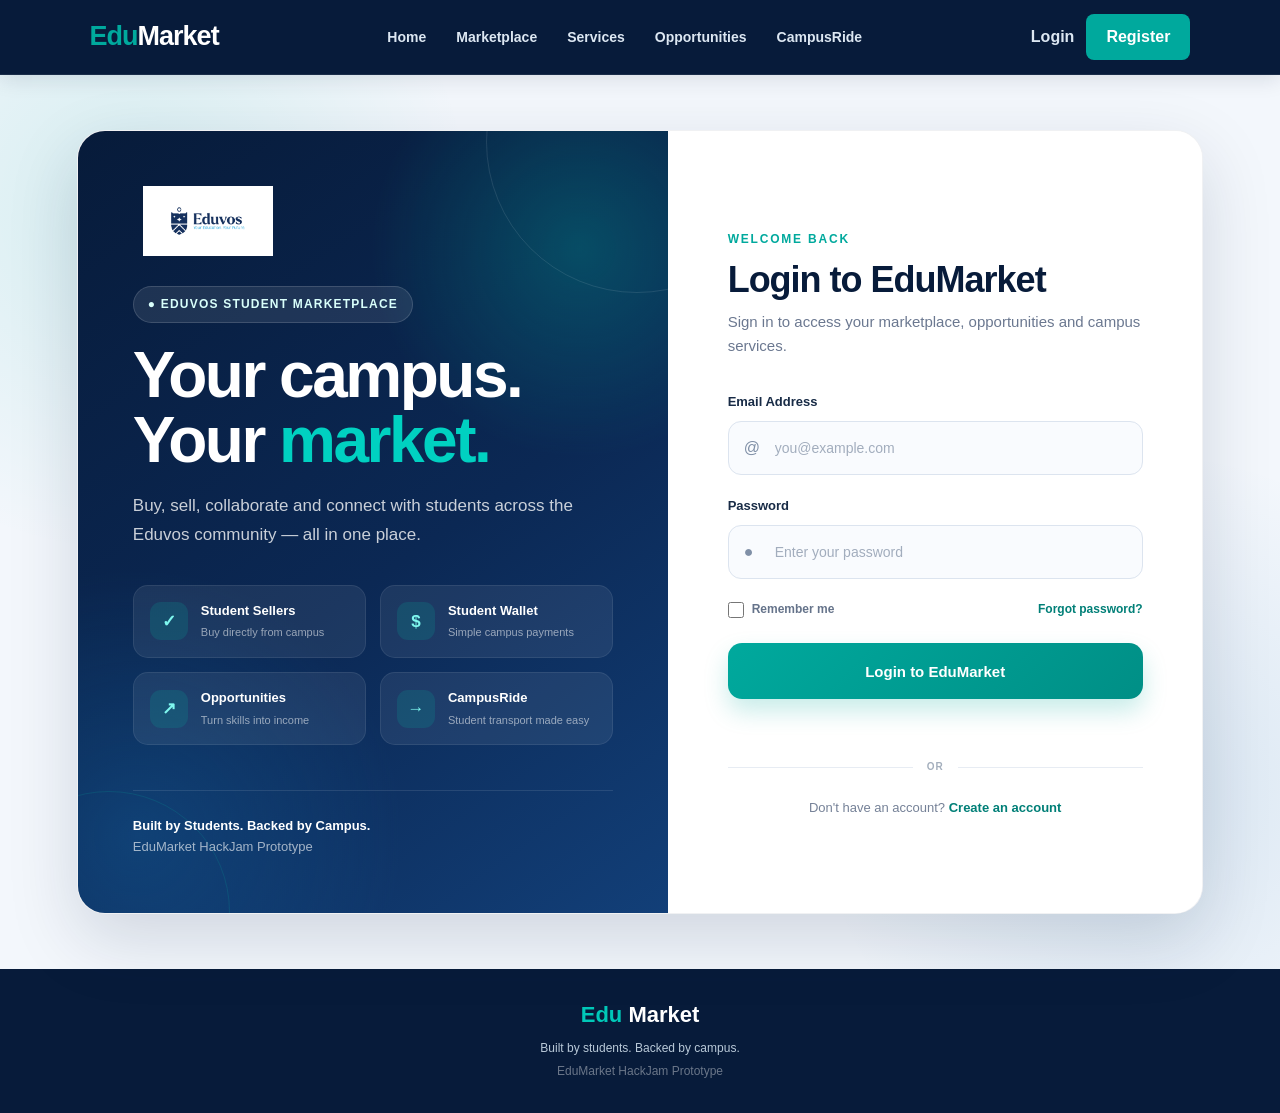
<file: web/login.html>
<!DOCTYPE html>
<html lang="en">

<head>

    <meta charset="UTF-8">
    <meta name="viewport" content="width=device-width, initial-scale=1.0">

    <title>EduMarket | Login</title>

    <link rel="stylesheet" href="css/style.css">

    <style>

        /* =========================================================
           LOGIN PAGE
           ========================================================= */

        body.login-page {
            margin: 0;
            background: #f3f7fc;
            color: #071b3a;
        }


        /* =========================================================
           NAVIGATION
           ========================================================= */

        .login-page .navbar {
            position: relative;
            z-index: 10;
        }


        /* =========================================================
           MAIN LOGIN AREA
           ========================================================= */

        .login-main {
            min-height: calc(100vh - 86px);

            display: flex;
            align-items: center;
            justify-content: center;

            padding: 55px 6%;

            background:
                radial-gradient(
                    circle at 10% 15%,
                    rgba(0, 169, 157, 0.12),
                    transparent 25%
                ),
                radial-gradient(
                    circle at 90% 80%,
                    rgba(23, 105, 170, 0.12),
                    transparent 25%
                ),
                #f3f7fc;
        }


        /* =========================================================
           LOGIN CONTAINER
           ========================================================= */

        .login-container {
            width: 100%;
            max-width: 1180px;
            min-height: 650px;

            display: grid;
            grid-template-columns: 1.05fr 0.95fr;

            background: #ffffff;

            border-radius: 28px;

            overflow: hidden;

            box-shadow:
                0 25px 70px rgba(7, 27, 58, 0.15);

            border: 1px solid rgba(7, 27, 58, 0.06);
        }


        /* =========================================================
           LEFT BRAND PANEL
           ========================================================= */

        .login-brand-panel {
            position: relative;
            overflow: hidden;

            padding: 55px;

            display: flex;
            flex-direction: column;
            justify-content: space-between;

            background:
                radial-gradient(
                    circle at 85% 15%,
                    rgba(0, 169, 157, 0.30),
                    transparent 25%
                ),
                radial-gradient(
                    circle at 10% 90%,
                    rgba(23, 105, 170, 0.35),
                    transparent 30%
                ),
                linear-gradient(
                    145deg,
                    #071b3a 0%,
                    #0b2854 55%,
                    #123f78 100%
                );

            color: #ffffff;
        }


        .login-brand-panel::before {
            content: "";

            position: absolute;

            width: 300px;
            height: 300px;

            border-radius: 50%;

            border: 1px solid rgba(255, 255, 255, 0.10);

            top: -140px;
            right: -120px;
        }


        .login-brand-panel::after {
            content: "";

            position: absolute;

            width: 240px;
            height: 240px;

            border-radius: 50%;

            border: 1px solid rgba(0, 169, 157, 0.18);

            bottom: -120px;
            left: -90px;
        }


        .brand-content,
        .brand-bottom {
            position: relative;
            z-index: 2;
        }


        /* =========================================================
           EDUVOS LOGO
           ========================================================= */

        .brand-mini-logo {
            width: 150px;
            height: 70px;

            display: flex;
            align-items: center;
            justify-content: flex-start;

            margin-bottom: 30px;
        }


        .brand-mini-logo img {
            width: 150px;
            max-height: 70px;

            height: auto;

            display: block;

            object-fit: contain;
        }


        /* =========================================================
           BRAND TAG
           ========================================================= */

        .brand-tag {
            display: inline-flex;
            align-items: center;
            gap: 8px;

            width: fit-content;

            padding: 8px 14px;

            margin-bottom: 20px;

            border-radius: 999px;

            background: rgba(255, 255, 255, 0.09);

            border: 1px solid rgba(255, 255, 255, 0.14);

            color: #d9fffb;

            font-size: 12px;
            font-weight: 800;

            letter-spacing: 1.2px;
            text-transform: uppercase;
        }


        /* =========================================================
           BRAND TITLE
           ========================================================= */

        .brand-title {
            font-size: clamp(42px, 5vw, 66px);

            line-height: 1.02;

            letter-spacing: -2.5px;

            margin: 0 0 18px;

            font-weight: 900;
        }


        .brand-title span {
            color: #00d1c1;
        }


        .brand-description {
            max-width: 470px;

            color: rgba(255, 255, 255, 0.78);

            font-size: 17px;

            line-height: 1.7;

            margin: 0 0 35px;
        }


        /* =========================================================
           FEATURES
           ========================================================= */

        .brand-features {
            display: grid;

            grid-template-columns: 1fr 1fr;

            gap: 14px;

            max-width: 500px;
        }


        .brand-feature {
            display: flex;
            align-items: center;

            gap: 13px;

            padding: 15px 16px;

            background: rgba(255, 255, 255, 0.07);

            border: 1px solid rgba(255, 255, 255, 0.08);

            border-radius: 15px;

            transition: 0.25s ease;
        }


        .brand-feature:hover {
            background: rgba(255, 255, 255, 0.11);

            transform: translateY(-2px);
        }


        .feature-icon {
            width: 38px;
            height: 38px;

            flex-shrink: 0;

            border-radius: 11px;

            display: flex;
            align-items: center;
            justify-content: center;

            background: rgba(0, 169, 157, 0.18);

            color: #7ff8ef;

            font-size: 17px;

            font-weight: 800;
        }


        .feature-text strong {
            display: block;

            color: #ffffff;

            font-size: 13px;

            margin-bottom: 3px;
        }


        .feature-text span {
            display: block;

            color: rgba(255, 255, 255, 0.55);

            font-size: 11px;
        }


        /* =========================================================
           BRAND FOOTER
           ========================================================= */

        .brand-bottom {
            margin-top: 45px;

            padding-top: 25px;

            border-top: 1px solid rgba(255, 255, 255, 0.10);
        }


        .brand-bottom p {
            margin: 0;

            color: rgba(255, 255, 255, 0.62);

            font-size: 13px;

            line-height: 1.6;
        }


        .brand-bottom strong {
            color: #ffffff;
        }


        /* =========================================================
           RIGHT LOGIN PANEL
           ========================================================= */

        .login-form-panel {
            padding: 55px;

            display: flex;
            align-items: center;
            justify-content: center;

            background: #ffffff;
        }


        .login-form-wrapper {
            width: 100%;

            max-width: 415px;
        }


        /* =========================================================
           FORM HEADER
           ========================================================= */

        .form-top {
            margin-bottom: 34px;
        }


        .form-top .small-title {
            display: inline-block;

            margin: 0 0 10px;

            color: #00a99d;

            font-size: 12px;

            font-weight: 900;

            letter-spacing: 1.8px;
        }


        .form-top h1 {
            margin: 0 0 10px;

            color: #071b3a;

            font-size: 36px;

            line-height: 1.15;

            font-weight: 900;

            letter-spacing: -1px;
        }


        .form-top p {
            margin: 0;

            color: #6b7890;

            font-size: 15px;

            line-height: 1.6;
        }


        /* =========================================================
           FORM
           ========================================================= */

        .login-form .form-group {
            margin-bottom: 21px;
        }


        .login-form label {
            display: block;

            margin-bottom: 8px;

            color: #182b46;

            font-size: 13px;

            font-weight: 800;
        }


        .input-wrapper {
            position: relative;
        }


        .input-icon {
            position: absolute;

            top: 50%;
            left: 16px;

            transform: translateY(-50%);

            color: #8090a7;

            font-size: 16px;

            pointer-events: none;
        }


        .login-form input[type="email"],
        .login-form input[type="password"] {
            width: 100%;

            box-sizing: border-box;

            height: 54px;

            padding: 0 16px 0 46px;

            border: 1.5px solid #dce4ef;

            border-radius: 13px;

            background: #f9fbfe;

            color: #071b3a;

            font-size: 14px;

            outline: none;

            transition: all 0.25s ease;
        }


        .login-form input[type="email"]::placeholder,
        .login-form input[type="password"]::placeholder {
            color: #a2adbd;
        }


        .login-form input[type="email"]:focus,
        .login-form input[type="password"]:focus {
            border-color: #00a99d;

            background: #ffffff;

            box-shadow:
                0 0 0 4px rgba(0, 169, 157, 0.10);
        }


        /* =========================================================
           OPTIONS
           ========================================================= */

        .login-options {
            display: flex;

            align-items: center;

            justify-content: space-between;

            margin: 5px 0 24px;

            gap: 15px;
        }


        .remember-me {
            display: flex !important;

            align-items: center;

            gap: 8px;

            margin: 0 !important;

            color: #65738a !important;

            font-weight: 600 !important;

            font-size: 12px !important;

            cursor: pointer;
        }


        .remember-me input {
            width: 16px;
            height: 16px;

            accent-color: #00a99d;

            cursor: pointer;
        }


        #forgotPassword {
            color: #007f77;

            font-size: 12px;

            font-weight: 800;

            text-decoration: none;
        }


        #forgotPassword:hover {
            text-decoration: underline;
        }


        /* =========================================================
           LOGIN BUTTON
           ========================================================= */

        .login-submit {
            width: 100%;

            height: 56px;

            border: none;

            border-radius: 14px;

            background:
                linear-gradient(
                    135deg,
                    #00a99d,
                    #008f86
                );

            color: #ffffff;

            font-size: 15px;

            font-weight: 900;

            cursor: pointer;

            box-shadow:
                0 12px 24px rgba(0, 169, 157, 0.22);

            transition: all 0.25s ease;
        }


        .login-submit:hover {
            transform: translateY(-2px);

            box-shadow:
                0 16px 30px rgba(0, 169, 157, 0.28);
        }


        .login-submit:active {
            transform: translateY(0);
        }


        /* =========================================================
           MESSAGE
           ========================================================= */

        .login-message {
            min-height: 20px;

            margin: 13px 0 0;

            color: #007f77;

            text-align: center;

            font-size: 12px;

            line-height: 1.5;
        }


        /* =========================================================
           DIVIDER
           ========================================================= */

        .login-divider {
            display: flex;

            align-items: center;

            gap: 14px;

            margin: 27px 0 23px;

            color: #a4afbd;

            font-size: 10px;

            font-weight: 900;

            letter-spacing: 1px;
        }


        .login-divider::before,
        .login-divider::after {
            content: "";

            flex: 1;

            height: 1px;

            background: #e7ecf3;
        }


        /* =========================================================
           REGISTER TEXT
           ========================================================= */

        .register-text {
            margin: 0;

            text-align: center;

            color: #758197;

            font-size: 13px;
        }


        .register-text a {
            color: #007f77;

            font-weight: 900;

            text-decoration: none;
        }


        .register-text a:hover {
            text-decoration: underline;
        }


        /* =========================================================
           FOOTER
           ========================================================= */

        .login-page footer {
            padding: 28px 20px;

            background: #071b3a;

            color: rgba(255, 255, 255, 0.75);

            text-align: center;
        }


        .login-page .footer-logo {
            margin-bottom: 7px;

            font-size: 22px;

            font-weight: 900;

            color: #ffffff;
        }


        .login-page .footer-logo span {
            color: #00c8b8;
        }


        .login-page footer p {
            margin: 4px 0;

            font-size: 12px;
        }


        .login-page .copyright {
            color: rgba(255, 255, 255, 0.40);
        }


        /* =========================================================
           RESPONSIVE
           ========================================================= */

        @media (max-width: 1000px) {

            .login-main {
                padding: 35px 4%;
            }


            .login-container {
                grid-template-columns: 1fr;

                max-width: 650px;
            }


            .login-brand-panel {
                min-height: 430px;

                padding: 40px;
            }


            .brand-title {
                font-size: 48px;
            }


            .login-form-panel {
                padding: 45px 40px;
            }

        }


        @media (max-width: 650px) {

            .login-main {
                padding: 20px 15px;
            }


            .login-container {
                border-radius: 20px;
            }


            .login-brand-panel {
                padding: 30px 25px;

                min-height: auto;
            }


            .brand-mini-logo {
                width: 125px;

                height: 55px;

                margin-bottom: 22px;
            }


            .brand-mini-logo img {
                width: 125px;

                max-height: 55px;
            }


            .brand-title {
                font-size: 40px;

                letter-spacing: -1.5px;
            }


            .brand-description {
                font-size: 14px;
            }


            .brand-features {
                grid-template-columns: 1fr;
            }


            .brand-bottom {
                margin-top: 25px;
            }


            .login-form-panel {
                padding: 35px 25px;
            }


            .form-top h1 {
                font-size: 30px;
            }


            .login-options {
                align-items: flex-start;
            }

        }

    </style>

</head>


<body class="login-page">


    <!-- =========================================================
         NAVIGATION BAR
         ========================================================= -->

    <header class="navbar">

        <div class="logo">
            <span>Edu</span>Market
        </div>


        <nav>

            <a href="index.html">
                Home
            </a>

            <a href="marketplace.html">
                Marketplace
            </a>

            <a href="services.html">
                Services
            </a>

            <a href="opportunities.html">
                Opportunities
            </a>

            <a href="campusride.html">
                CampusRide
            </a>

        </nav>


        <div class="nav-actions">

            <a
                href="login.html"
                class="login-btn"
            >
                Login
            </a>


            <a
                href="register.html"
                class="register-btn"
            >
                Register
            </a>

        </div>

    </header>


    <!-- =========================================================
         LOGIN MAIN
         ========================================================= -->

    <main class="login-main">

        <div class="login-container">


            <!-- =================================================
                 LEFT BRAND PANEL
                 ================================================= -->

            <section class="login-brand-panel">

                <div class="brand-content">


                    <!-- EDUVOS LOGO -->

                    <div class="brand-mini-logo">

                        <img
                            src="images/eduvos.png"
                            alt="Eduvos Logo"
                        >

                    </div>


                    <!-- BADGE -->

                    <div class="brand-tag">

                        ● Eduvos Student Marketplace

                    </div>


                    <!-- TITLE -->

                    <h2 class="brand-title">

                        Your campus.<br>

                        Your <span>market.</span>

                    </h2>


                    <!-- DESCRIPTION -->

                    <p class="brand-description">

                        Buy, sell, collaborate and connect with
                        students across the Eduvos community —
                        all in one place.

                    </p>


                    <!-- FEATURES -->

                    <div class="brand-features">


                        <!-- FEATURE 1 -->

                        <div class="brand-feature">

                            <div class="feature-icon">
                                ✓
                            </div>


                            <div class="feature-text">

                                <strong>
                                    Student Sellers
                                </strong>

                                <span>
                                    Buy directly from campus
                                </span>

                            </div>

                        </div>


                        <!-- FEATURE 2 -->

                        <div class="brand-feature">

                            <div class="feature-icon">
                                $
                            </div>


                            <div class="feature-text">

                                <strong>
                                    Student Wallet
                                </strong>

                                <span>
                                    Simple campus payments
                                </span>

                            </div>

                        </div>


                        <!-- FEATURE 3 -->

                        <div class="brand-feature">

                            <div class="feature-icon">
                                ↗
                            </div>


                            <div class="feature-text">

                                <strong>
                                    Opportunities
                                </strong>

                                <span>
                                    Turn skills into income
                                </span>

                            </div>

                        </div>


                        <!-- FEATURE 4 -->

                        <div class="brand-feature">

                            <div class="feature-icon">
                                →
                            </div>


                            <div class="feature-text">

                                <strong>
                                    CampusRide
                                </strong>

                                <span>
                                    Student transport made easy
                                </span>

                            </div>

                        </div>

                    </div>

                </div>


                <!-- BRAND FOOTER -->

                <div class="brand-bottom">

                    <p>
                        <strong>
                            Built by Students. Backed by Campus.
                        </strong>
                    </p>

                    <p>
                        EduMarket HackJam Prototype
                    </p>

                </div>

            </section>


            <!-- =================================================
                 RIGHT LOGIN FORM
                 ================================================= -->

            <section class="login-form-panel">

                <div class="login-form-wrapper">


                    <!-- FORM HEADER -->

                    <div class="form-top">

                        <p class="small-title">
                            WELCOME BACK
                        </p>


                        <h1>
                            Login to EduMarket
                        </h1>


                        <p>
                            Sign in to access your marketplace,
                            opportunities and campus services.
                        </p>

                    </div>


                    <!-- LOGIN FORM -->

                    <form
                        id="loginForm"
                        class="login-form"
                    >


                        <!-- EMAIL -->

                        <div class="form-group">

                            <label for="email">
                                Email Address
                            </label>


                            <div class="input-wrapper">

                                <span class="input-icon">
                                    @
                                </span>


                                <input
                                    type="email"
                                    id="email"
                                    name="email"
                                    placeholder="you@example.com"
                                    autocomplete="email"
                                    required
                                >

                            </div>

                        </div>


                        <!-- PASSWORD -->

                        <div class="form-group">

                            <label for="password">
                                Password
                            </label>


                            <div class="input-wrapper">

                                <span class="input-icon">
                                    ●
                                </span>


                                <input
                                    type="password"
                                    id="password"
                                    name="password"
                                    placeholder="Enter your password"
                                    autocomplete="current-password"
                                    required
                                >

                            </div>

                        </div>


                        <!-- OPTIONS -->

                        <div class="login-options">


                            <label class="remember-me">

                                <input
                                    type="checkbox"
                                    id="remember"
                                >

                                Remember me

                            </label>


                            <a
                                href="#"
                                id="forgotPassword"
                            >
                                Forgot password?
                            </a>

                        </div>


                        <!-- LOGIN BUTTON -->

                        <button
                            type="submit"
                            class="login-submit"
                        >
                            Login to EduMarket
                        </button>


                        <!-- LOGIN MESSAGE -->

                        <p
                            id="loginMessage"
                            class="login-message"
                        ></p>


                    </form>


                    <!-- DIVIDER -->

                    <div class="login-divider">

                        <span>
                            OR
                        </span>

                    </div>


                    <!-- REGISTER -->

                    <p class="register-text">

                        Don't have an account?

                        <a href="register.html">
                            Create an account
                        </a>

                    </p>

                </div>

            </section>

        </div>

    </main>


    <!-- =========================================================
         FOOTER
         ========================================================= -->

    <footer>

        <div class="footer-logo">

            <span>
                Edu
            </span>Market

        </div>


        <p>
            Built by students. Backed by campus.
        </p>


        <p class="copyright">
            EduMarket HackJam Prototype
        </p>

    </footer>


    <!-- =========================================================
         LOGIN JAVASCRIPT
         ========================================================= -->

    <script>

        const loginForm =
            document.getElementById("loginForm");

        const loginMessage =
            document.getElementById("loginMessage");

        const forgotPassword =
            document.getElementById("forgotPassword");


        /* =====================================================
           LOGIN
           ===================================================== */

        loginForm.addEventListener(
            "submit",
            function(event) {

                event.preventDefault();


                const email =
                    document
                        .getElementById("email")
                        .value
                        .trim();


                const password =
                    document
                        .getElementById("password")
                        .value
                        .trim();


                if (
                    email === "" ||
                    password === ""
                ) {

                    loginMessage.textContent =
                        "Please enter your email and password.";

                    return;
                }


                loginMessage.textContent =
                    "Login submitted successfully. Backend authentication will be connected next.";

            }
        );


        /* =====================================================
           FORGOT PASSWORD
           ===================================================== */

        forgotPassword.addEventListener(
            "click",
            function(event) {

                event.preventDefault();


                loginMessage.textContent =
                    "Password recovery will be available in the next version.";

            }
        );

    </script>

</body>

</html>
</file>
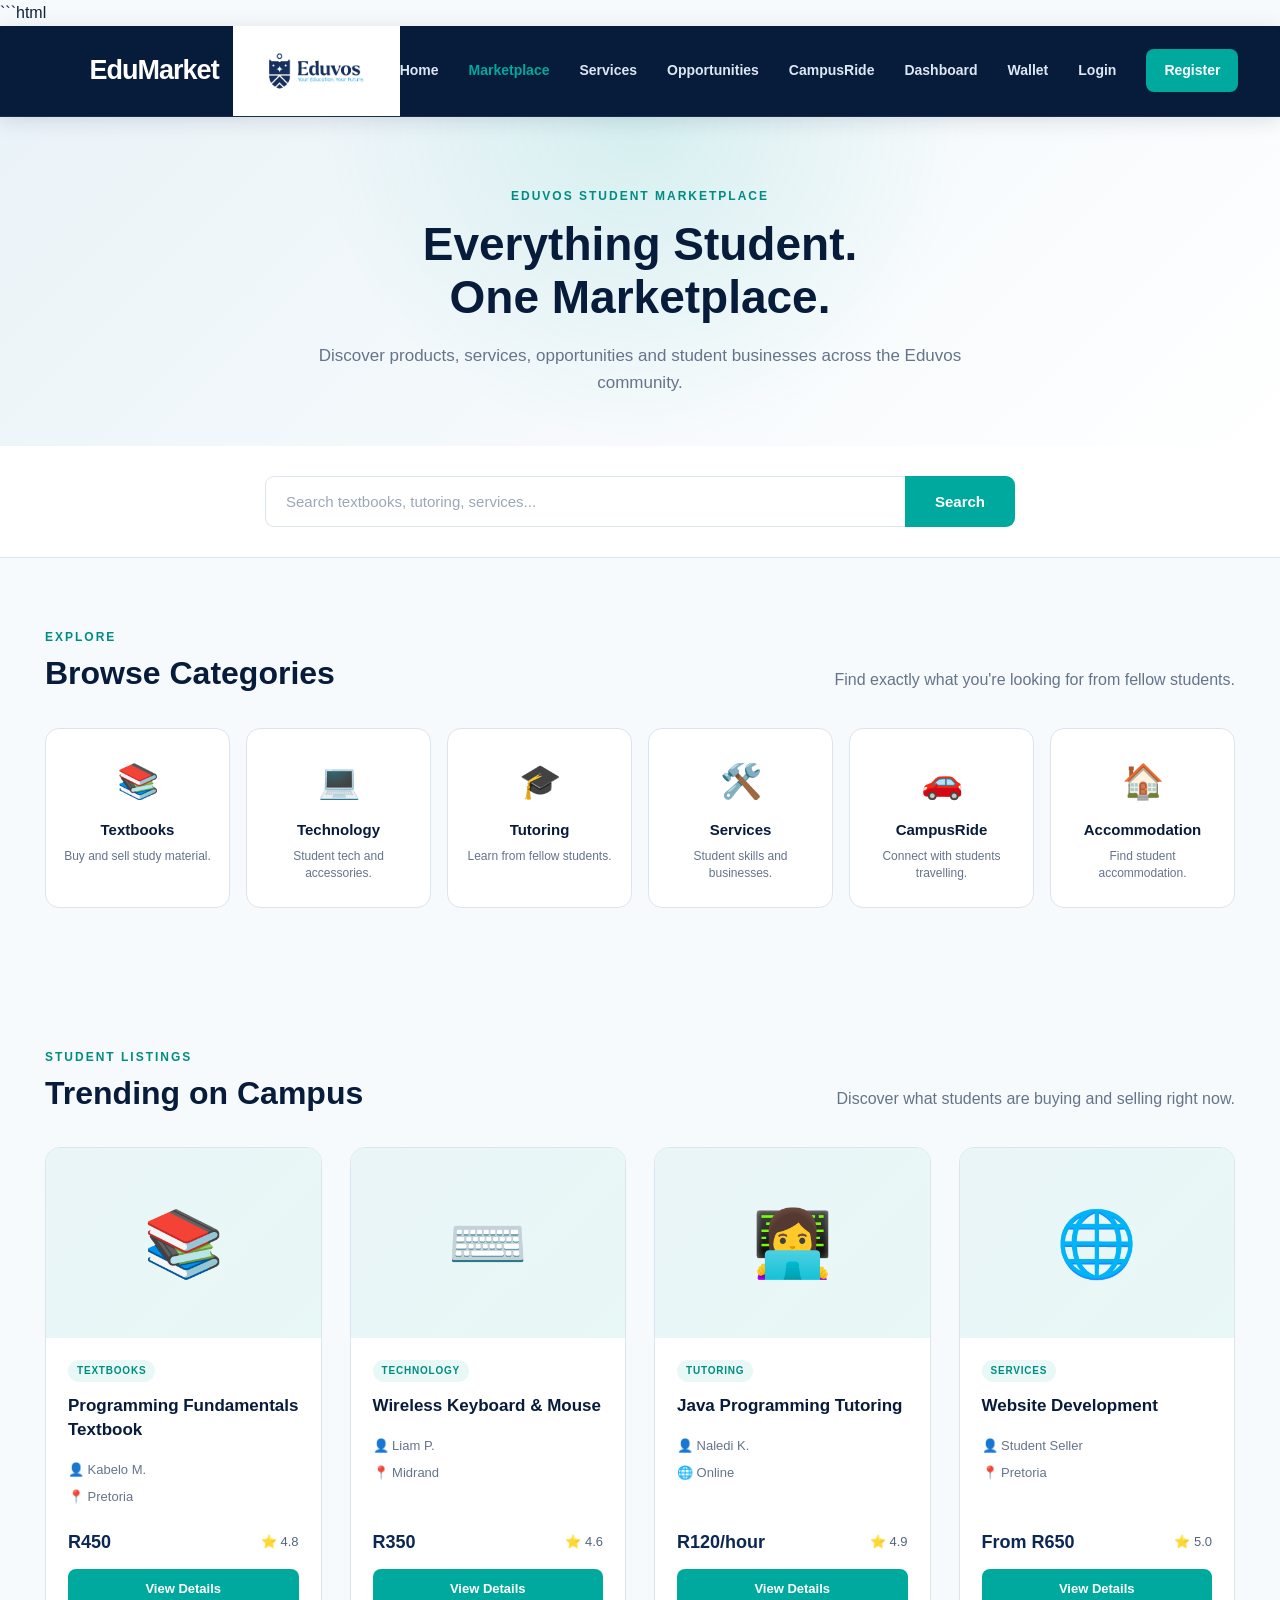
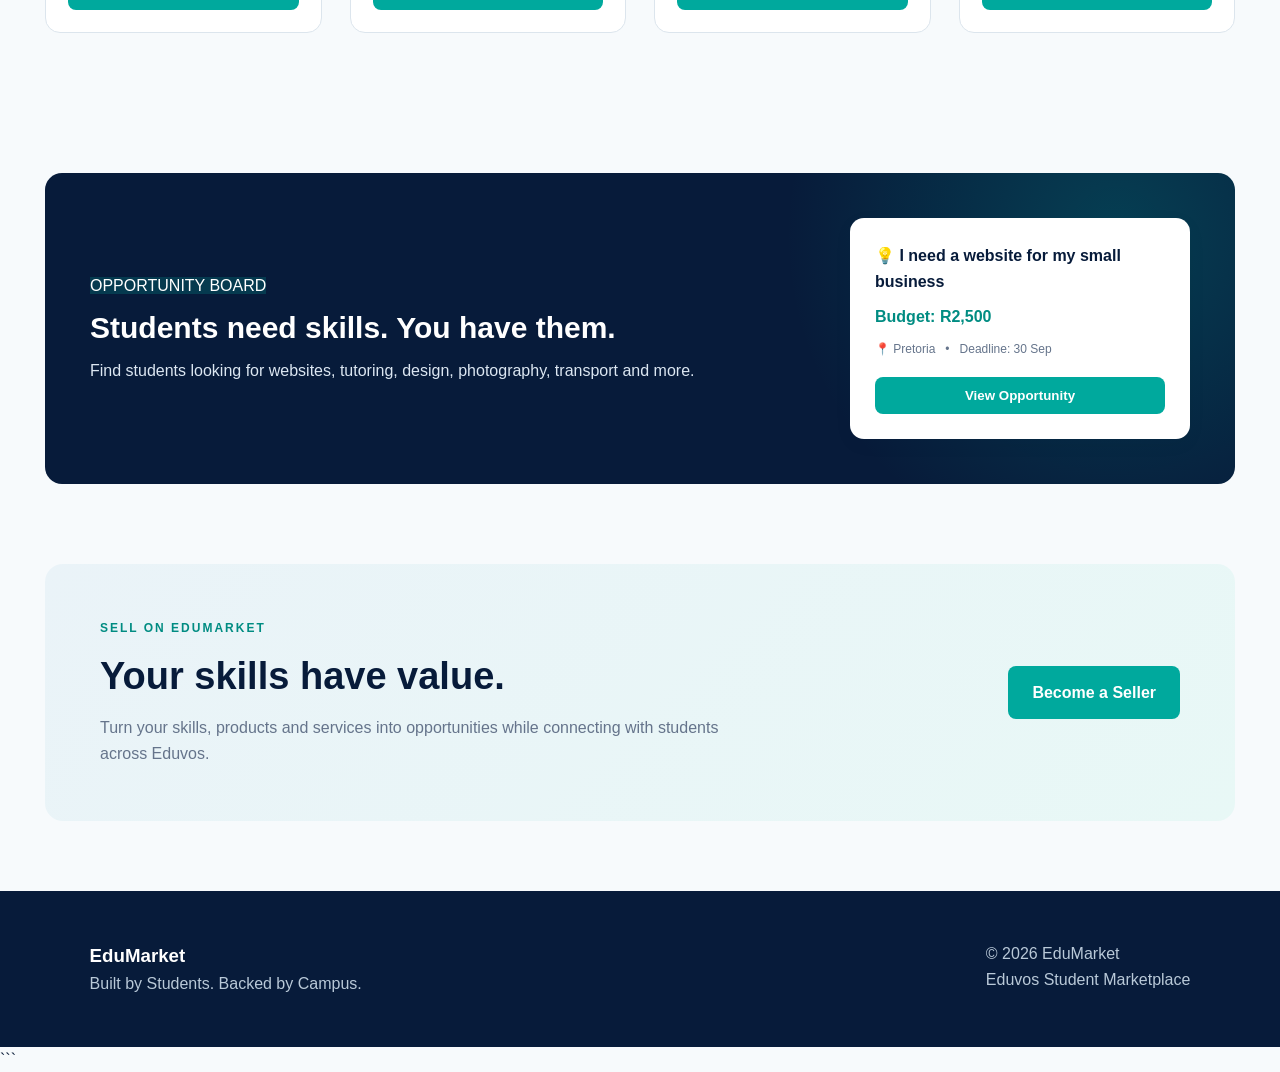
<file: web/marketplace.html>
```html
<!DOCTYPE html>
<html lang="en">

<head>

    <meta charset="UTF-8">
    <meta name="viewport" content="width=device-width, initial-scale=1.0">

    <title>EduMarket | Student Marketplace</title>

    <link rel="stylesheet" href="css/style.css">

    <style>

        /* =========================================
           EDUVOS BRANDING
           ========================================= */

        .brand-wrapper {
            display: flex;
            align-items: center;
            gap: 14px;
        }

        .eduvos-logo {
            height: 90px;
            width: auto;
            object-fit: contain;
            display: block;
        }

        @media (max-width: 650px) {

            .brand-wrapper {
                gap: 8px;
            }

            .eduvos-logo {
                height: 60px;
            }

        }


        /* =========================================
           PRODUCT IMAGES
           ========================================= */

        .product-image {
            overflow: hidden;
            display: flex;
            align-items: center;
            justify-content: center;
        }

        .product-image img {
            width: 100%;
            height: 100%;
            object-fit: cover;
            display: block;
        }

        .listing-uploaded-image {
            width: 100%;
            height: 100%;
            object-fit: cover;
            display: block;
        }


        /* =========================================
           PRODUCT MODAL
           ========================================= */

        .product-modal {
            display: none;
            position: fixed;
            z-index: 9999;
            inset: 0;
            background: rgba(0, 0, 0, 0.65);
            backdrop-filter: blur(5px);
            justify-content: center;
            align-items: center;
            padding: 20px;
        }

        .product-modal.active {
            display: flex;
        }

        .product-modal-content {
            position: relative;
            width: 100%;
            max-width: 650px;
            background: #ffffff;
            border-radius: 20px;
            padding: 35px;
            box-shadow: 0 25px 70px rgba(0, 0, 0, 0.25);
            animation: modalAppear 0.25s ease;
        }

        @keyframes modalAppear {

            from {
                opacity: 0;
                transform: translateY(25px) scale(0.97);
            }

            to {
                opacity: 1;
                transform: translateY(0) scale(1);
            }

        }

        .modal-close {
            position: absolute;
            top: 15px;
            right: 18px;
            width: 40px;
            height: 40px;
            border: none;
            border-radius: 50%;
            background: #f1f3f5;
            font-size: 28px;
            cursor: pointer;
            color: #333;
            transition: 0.2s;
        }

        .modal-close:hover {
            background: #e2e6ea;
            transform: rotate(90deg);
        }

        .modal-header {
            padding-right: 45px;
            margin-bottom: 25px;
        }

        .modal-badge {
            display: inline-block;
            background: #e8f5e9;
            color: #198754;
            font-size: 11px;
            font-weight: bold;
            padding: 6px 10px;
            border-radius: 20px;
            margin-bottom: 12px;
        }

        .modal-header h2 {
            font-size: 28px;
            margin-bottom: 8px;
            color: #222;
        }

        .modal-header p {
            color: #777;
            font-size: 15px;
        }

        .modal-details {
            display: grid;
            grid-template-columns: repeat(3, 1fr);
            gap: 15px;
            margin-bottom: 25px;
        }

        .modal-detail-item {
            display: flex;
            align-items: center;
            gap: 10px;
            background: #f7f9fb;
            padding: 15px;
            border-radius: 12px;
        }

        .modal-detail-item > span {
            font-size: 22px;
        }

        .modal-detail-item small {
            display: block;
            color: #888;
            font-size: 11px;
            margin-bottom: 3px;
        }

        .modal-detail-item strong {
            display: block;
            color: #222;
            font-size: 14px;
        }

        .modal-description {
            margin-bottom: 25px;
        }

        .modal-description h3 {
            font-size: 17px;
            margin-bottom: 8px;
            color: #222;
        }

        .modal-description p {
            color: #666;
            line-height: 1.7;
            font-size: 14px;
        }

        .modal-actions {
            display: flex;
            gap: 12px;
        }

        .contact-seller-btn,
        .wishlist-btn {
            flex: 1;
            border: none;
            padding: 14px 18px;
            border-radius: 10px;
            font-size: 14px;
            font-weight: bold;
            cursor: pointer;
            transition: 0.2s;
        }

        .contact-seller-btn {
            background: #111827;
            color: white;
        }

        .contact-seller-btn:hover {
            background: #000;
            transform: translateY(-2px);
        }

        .wishlist-btn {
            background: #f1f3f5;
            color: #333;
        }

        .wishlist-btn:hover {
            background: #e2e6ea;
            transform: translateY(-2px);
        }

        .wishlist-btn.saved {
            background: #ffe5e5;
            color: #d6336c;
        }

        .new-listing-badge {
            display: inline-block;
            background: #111827;
            color: white;
            font-size: 10px;
            font-weight: bold;
            padding: 5px 9px;
            border-radius: 20px;
            margin-bottom: 8px;
        }


        /* =========================================
           RESPONSIVE MODAL
           ========================================= */

        @media (max-width: 600px) {

            .product-modal-content {
                padding: 25px 20px;
            }

            .modal-header h2 {
                font-size: 22px;
            }

            .modal-details {
                grid-template-columns: 1fr;
            }

            .modal-actions {
                flex-direction: column;
            }

        }

    </style>

</head>


<body>


<!-- =========================================
     NAVBAR
     ========================================= -->

<header class="navbar">

    <div class="brand-wrapper">

        <div class="logo">
            <a href="index.html">EduMarket</a>
        </div>

        <img
            src="images/eduvos.png"
            alt="Eduvos Logo"
            class="eduvos-logo"
        >

    </div>


    <nav class="nav-links">

        <a href="index.html">
            Home
        </a>

        <a href="marketplace.html" class="active">
            Marketplace
        </a>

        <a href="services.html">
            Services
        </a>

        <a href="marketplace.html">
            Opportunities
        </a>

        <a href="campusride.html">
            CampusRide
        </a>

        <a href="seller-dashboard.html">
            Dashboard
        </a>

        <a href="wallet.html">
            Wallet
        </a>

        <a href="login.html">
            Login
        </a>

        <a href="register.html" class="register-button">
            Register
        </a>

    </nav>

</header>


<!-- =========================================
     MARKETPLACE HEADER
     ========================================= -->

<section class="marketplace-header">

    <div class="marketplace-header-content">

        <p class="eyebrow">
            EDUVOS STUDENT MARKETPLACE
        </p>

        <h1>
            Everything Student.<br>
            One Marketplace.
        </h1>

        <p>
            Discover products, services, opportunities and student
            businesses across the Eduvos community.
        </p>

    </div>

</section>


<!-- =========================================
     SEARCH
     ========================================= -->

<section class="marketplace-search-section">

    <div class="marketplace-search">

        <input
            type="text"
            id="marketplaceSearch"
            placeholder="Search textbooks, tutoring, services..."
        >

        <button
            id="searchButton"
            onclick="searchMarketplace()"
        >
            Search
        </button>

    </div>

</section>


<!-- =========================================
     CATEGORIES
     ========================================= -->

<section class="marketplace-section">

    <div class="section-heading">

        <div>

            <p class="eyebrow">
                EXPLORE
            </p>

            <h2>
                Browse Categories
            </h2>

        </div>

        <p>
            Find exactly what you're looking for from fellow students.
        </p>

    </div>


    <div class="category-grid">


        <div
            class="category-card"
            data-category="textbooks"
            onclick="filterCategory('textbooks')"
        >

            <div class="category-icon">
                📚
            </div>

            <h3>
                Textbooks
            </h3>

            <p>
                Buy and sell study material.
            </p>

        </div>


        <div
            class="category-card"
            data-category="technology"
            onclick="filterCategory('technology')"
        >

            <div class="category-icon">
                💻
            </div>

            <h3>
                Technology
            </h3>

            <p>
                Student tech and accessories.
            </p>

        </div>


        <div
            class="category-card"
            data-category="tutoring"
            onclick="filterCategory('tutoring')"
        >

            <div class="category-icon">
                🎓
            </div>

            <h3>
                Tutoring
            </h3>

            <p>
                Learn from fellow students.
            </p>

        </div>


        <!-- FIXED SERVICES CATEGORY -->

        <div
            class="category-card"
            data-category="services"
            onclick="window.location.href='services.html'"
        >

            <div class="category-icon">
                🛠️
            </div>

            <h3>
                Services
            </h3>

            <p>
                Student skills and businesses.
            </p>

        </div>


        <div
            class="category-card"
            data-category="campusride"
            onclick="window.location.href='campusride.html'"
        >

            <div class="category-icon">
                🚗
            </div>

            <h3>
                CampusRide
            </h3>

            <p>
                Connect with students travelling.
            </p>

        </div>


        <div
            class="category-card"
            data-category="accommodation"
            onclick="filterCategory('accommodation')"
        >

            <div class="category-icon">
                🏠
            </div>

            <h3>
                Accommodation
            </h3>

            <p>
                Find student accommodation.
            </p>

        </div>

    </div>

</section>


<!-- =========================================
     STUDENT LISTINGS
     ========================================= -->

<section
    class="marketplace-section"
    id="productGrid"
>

    <div class="section-heading">

        <div>

            <p class="eyebrow">
                STUDENT LISTINGS
            </p>

            <h2>
                Trending on Campus
            </h2>

        </div>

        <p>
            Discover what students are buying and selling right now.
        </p>

    </div>


    <div class="product-grid">


        <!-- PRODUCT 1 -->

        <div
            class="product-card"
            data-category="textbooks"
            data-product="Programming Fundamentals Textbook"
            data-seller="Kabelo M."
            data-price="R450"
            data-rating="4.8"
            data-location="Pretoria"
            data-description="Programming Fundamentals textbook in excellent condition. Perfect for students studying introductory programming and software development modules."
        >

            <div class="product-image">
                📚
            </div>

            <div class="product-info">

                <span class="product-category">
                    TEXTBOOKS
                </span>

                <h3>
                    Programming Fundamentals Textbook
                </h3>

                <p class="product-seller">
                    👤 Kabelo M.
                </p>

                <p class="product-location">
                    📍 Pretoria
                </p>

                <div class="product-bottom">

                    <strong>
                        R450
                    </strong>

                    <span class="product-rating">
                        ⭐ 4.8
                    </span>

                </div>

                <button
                    class="view-details-btn"
                    onclick="openProductModal(this)"
                >
                    View Details
                </button>

            </div>

        </div>


        <!-- PRODUCT 2 -->

        <div
            class="product-card"
            data-category="technology"
            data-product="Wireless Keyboard & Mouse"
            data-seller="Liam P."
            data-price="R350"
            data-rating="4.6"
            data-location="Midrand"
            data-description="Wireless keyboard and mouse combo suitable for laptops, desktop computers and student study setups. Clean, lightly used and ready to go."
        >

            <div class="product-image">
                ⌨️
            </div>

            <div class="product-info">

                <span class="product-category">
                    TECHNOLOGY
                </span>

                <h3>
                    Wireless Keyboard & Mouse
                </h3>

                <p class="product-seller">
                    👤 Liam P.
                </p>

                <p class="product-location">
                    📍 Midrand
                </p>

                <div class="product-bottom">

                    <strong>
                        R350
                    </strong>

                    <span class="product-rating">
                        ⭐ 4.6
                    </span>

                </div>

                <button
                    class="view-details-btn"
                    onclick="openProductModal(this)"
                >
                    View Details
                </button>

            </div>

        </div>


        <!-- PRODUCT 3 -->

        <div
            class="product-card"
            data-category="tutoring"
            data-product="Java Programming Tutoring"
            data-seller="Naledi K."
            data-price="R120/hour"
            data-rating="4.9"
            data-location="Online"
            data-description="One-on-one Java programming tutoring for students who need help understanding programming concepts, object-oriented programming and practical development."
        >

            <div class="product-image">
                👩‍💻
            </div>

            <div class="product-info">

                <span class="product-category">
                    TUTORING
                </span>

                <h3>
                    Java Programming Tutoring
                </h3>

                <p class="product-seller">
                    👤 Naledi K.
                </p>

                <p class="product-location">
                    🌐 Online
                </p>

                <div class="product-bottom">

                    <strong>
                        R120/hour
                    </strong>

                    <span class="product-rating">
                        ⭐ 4.9
                    </span>

                </div>

                <button
                    class="view-details-btn"
                    onclick="openProductModal(this)"
                >
                    View Details
                </button>

            </div>

        </div>


        <!-- PRODUCT 4 -->

        <div
            class="product-card"
            data-category="services"
            data-product="Website Development"
            data-seller="Student Seller"
            data-price="From R650"
            data-rating="5.0"
            data-location="Pretoria"
            data-description="Custom websites for student entrepreneurs and small businesses. Includes modern responsive design and a professional user experience."
        >

            <div class="product-image">
                🌐
            </div>

            <div class="product-info">

                <span class="product-category">
                    SERVICES
                </span>

                <h3>
                    Website Development
                </h3>

                <p class="product-seller">
                    👤 Student Seller
                </p>

                <p class="product-location">
                    📍 Pretoria
                </p>

                <div class="product-bottom">

                    <strong>
                        From R650
                    </strong>

                    <span class="product-rating">
                        ⭐ 5.0
                    </span>

                </div>

                <button
                    class="view-details-btn"
                    onclick="openProductModal(this)"
                >
                    View Details
                </button>

            </div>

        </div>

    </div>


    <!-- NO RESULTS -->

    <div
        id="noResults"
        style="display: none; text-align: center; padding: 40px;"
    >

        <h3>
            No listings found
        </h3>

        <p>
            Try searching for something else.
        </p>

    </div>

</section>


<!-- =========================================
     OPPORTUNITY BOARD
     ========================================= -->

<section class="marketplace-section">

    <div class="opportunity-banner">

        <div>

            <span class="product-category">
                OPPORTUNITY BOARD
            </span>

            <h2>
                Students need skills. You have them.
            </h2>

            <p>
                Find students looking for websites, tutoring,
                design, photography, transport and more.
            </p>

        </div>


        <div class="opportunity-example">

            <p>
                💡 I need a website for my small business
            </p>

            <strong>
                Budget: R2,500
            </strong>

            <span>
                📍 Pretoria &nbsp; • &nbsp; Deadline: 30 Sep
            </span>

            <button onclick="showOpportunityMessage()">
                View Opportunity
            </button>

        </div>

    </div>

</section>


<!-- =========================================
     SELLER CTA
     ========================================= -->

<section class="marketplace-cta">

    <div>

        <p class="eyebrow">
            SELL ON EDUMARKET
        </p>

        <h2>
            Your skills have value.
        </h2>

        <p>
            Turn your skills, products and services into
            opportunities while connecting with students
            across Eduvos.
        </p>

    </div>


    <a
        href="register.html"
        class="cta-button"
    >
        Become a Seller
    </a>

</section>


<!-- =========================================
     PRODUCT DETAILS MODAL
     ========================================= -->

<div
    id="productModal"
    class="product-modal"
    onclick="closeModalOutside(event)"
>

    <div
        class="product-modal-content"
        onclick="event.stopPropagation()"
    >

        <button
            class="modal-close"
            onclick="closeProductModal()"
        >
            &times;
        </button>


        <div class="modal-header">

            <span class="modal-badge">
                ✓ EDUVOS VERIFIED
            </span>

            <h2 id="modalProductName">
                Product Name
            </h2>

            <p id="modalSeller">
                Seller Name
            </p>

        </div>


        <div class="modal-details">

            <div class="modal-detail-item">

                <span>
                    💰
                </span>

                <div>

                    <small>
                        Price
                    </small>

                    <strong id="modalPrice">
                        R0
                    </strong>

                </div>

            </div>


            <div class="modal-detail-item">

                <span>
                    ⭐
                </span>

                <div>

                    <small>
                        Rating
                    </small>

                    <strong id="modalRating">
                        5.0
                    </strong>

                </div>

            </div>


            <div class="modal-detail-item">

                <span>
                    📍
                </span>

                <div>

                    <small>
                        Location
                    </small>

                    <strong id="modalLocation">
                        Pretoria
                    </strong>

                </div>

            </div>

        </div>


        <div class="modal-description">

            <h3>
                About this listing
            </h3>

            <p id="modalDescription">
                Product description will appear here.
            </p>

        </div>


        <div class="modal-actions">

            <button
                class="contact-seller-btn"
                onclick="contactSeller()"
            >
                💬 Contact Seller
            </button>


            <button
                id="wishlistButton"
                class="wishlist-btn"
                onclick="addToWishlist()"
            >
                ♡ Add to Wishlist
            </button>

        </div>

    </div>

</div>


<!-- =========================================
     FOOTER
     ========================================= -->

<footer class="footer">

    <div class="footer-content">

        <div>

            <h3>
                EduMarket
            </h3>

            <p>
                Built by Students. Backed by Campus.
            </p>

        </div>


        <div>

            <p>
                © 2026 EduMarket
            </p>

            <p>
                Eduvos Student Marketplace
            </p>

        </div>

    </div>

</footer>


<!-- =========================================
     JAVASCRIPT
     ========================================= -->

<script>

    const searchInput =
        document.getElementById("marketplaceSearch");

    const noResults =
        document.getElementById("noResults");

    const productGrid =
        document.querySelector(".product-grid");


    function getCategoryIcon(category) {

        const icons = {

            textbooks: "📚",
            technology: "💻",
            tutoring: "🎓",
            services: "🛠️",
            campusride: "🚗",
            accommodation: "🏠"

        };

        return icons[category] || "📦";

    }


    function getPriceText(listing) {

        const price =
            Number(listing.price || 0)
                .toFixed(2)
                .replace(".00", "");


        if (listing.priceType === "hour") {
            return "R" + price + "/hour";
        }

        if (listing.priceType === "day") {
            return "R" + price + "/day";
        }

        if (listing.priceType === "month") {
            return "R" + price + "/month";
        }

        if (listing.priceType === "from") {
            return "From R" + price;
        }

        return "R" + price;

    }


    function escapeHtml(value) {

        return String(value || "")
            .replace(/&/g, "&amp;")
            .replace(/</g, "&lt;")
            .replace(/>/g, "&gt;")
            .replace(/"/g, "&quot;")
            .replace(/'/g, "&#039;");

    }


    function loadSavedListings() {

        let savedListings = [];


        try {

            savedListings =
                JSON.parse(
                    localStorage.getItem(
                        "eduMarketListings"
                    )
                ) || [];

        } catch (error) {

            console.error(
                "Could not load saved listings:",
                error
            );

            savedListings = [];

        }


        savedListings
            .slice()
            .reverse()
            .forEach(function(listing) {

                const card =
                    document.createElement("div");


                card.className =
                    "product-card";


                card.setAttribute(
                    "data-category",
                    listing.category || ""
                );


                card.setAttribute(
                    "data-product",
                    listing.title || "Untitled Listing"
                );


                card.setAttribute(
                    "data-seller",
                    listing.seller || "Student Seller"
                );


                card.setAttribute(
                    "data-price",
                    getPriceText(listing)
                );


                card.setAttribute(
                    "data-rating",
                    listing.rating || "New"
                );


                card.setAttribute(
                    "data-location",
                    listing.location || "Eduvos"
                );


                card.setAttribute(
                    "data-description",
                    listing.description || ""
                );


                const category =
                    listing.category || "services";


                const categoryName =
                    category.toUpperCase();


                const title =
                    escapeHtml(
                        listing.title ||
                        "Untitled Listing"
                    );


                const seller =
                    escapeHtml(
                        listing.seller ||
                        "Student Seller"
                    );


                const location =
                    escapeHtml(
                        listing.location ||
                        "Eduvos"
                    );


                const description =
                    escapeHtml(
                        listing.description ||
                        "No description provided."
                    );


                const price =
                    getPriceText(listing);


                const rating =
                    escapeHtml(
                        listing.rating || "New"
                    );


                const imageHtml =
                    listing.image
                        ? `<img
                            src="${listing.image}"
                            alt="${title}"
                            class="listing-uploaded-image"
                          >`
                        : getCategoryIcon(category);


                card.innerHTML = `

                    <div class="product-image">

                        ${imageHtml}

                    </div>


                    <div class="product-info">

                        <span class="new-listing-badge">
                            NEW LISTING
                        </span>

                        <span class="product-category">
                            ${categoryName}
                        </span>

                        <h3>
                            ${title}
                        </h3>

                        <p class="product-seller">
                            👤 ${seller}
                        </p>

                        <p class="product-location">
                            📍 ${location}
                        </p>

                        <div class="product-bottom">

                            <strong>
                                ${price}
                            </strong>

                            <span class="product-rating">
                                ⭐ ${rating}
                            </span>

                        </div>

                        <button
                            class="view-details-btn"
                            onclick="openProductModal(this)"
                        >
                            View Details
                        </button>

                    </div>

                `;


                productGrid.insertBefore(
                    card,
                    productGrid.firstChild
                );

            });

    }


    loadSavedListings();


    function getProductCards() {

        return document.querySelectorAll(
            ".product-card"
        );

    }


    function searchMarketplace() {

        const searchTerm =
            searchInput.value
                .toLowerCase()
                .trim();


        const productCards =
            getProductCards();


        let visibleProducts = 0;


        productCards.forEach(function(card) {

            const cardText =
                card.innerText.toLowerCase();


            if (
                searchTerm === "" ||
                cardText.includes(searchTerm)
            ) {

                card.style.display = "";

                visibleProducts++;

            } else {

                card.style.display = "none";

            }

        });


        noResults.style.display =
            visibleProducts === 0
                ? "block"
                : "none";


        document
            .getElementById("productGrid")
            .scrollIntoView({
                behavior: "smooth",
                block: "start"
            });

    }


    searchInput.addEventListener(
        "keydown",
        function(event) {

            if (event.key === "Enter") {

                searchMarketplace();

            }

        }
    );


    function filterCategory(category) {

        const productCards =
            getProductCards();


        let visibleProducts = 0;


        productCards.forEach(function(card) {

            const productCategory =
                card.getAttribute(
                    "data-category"
                );


            if (
                productCategory === category
            ) {

                card.style.display = "";

                visibleProducts++;

            } else {

                card.style.display = "none";

            }

        });


        noResults.style.display =
            visibleProducts === 0
                ? "block"
                : "none";


        searchInput.value =
            category
                .charAt(0)
                .toUpperCase()
            + category.slice(1);


        document
            .getElementById("productGrid")
            .scrollIntoView({
                behavior: "smooth",
                block: "start"
            });

    }


    let currentProduct = null;


    function openProductModal(button) {

        const card =
            button.closest(
                ".product-card"
            );


        if (!card) {
            return;
        }


        currentProduct = card;


        const productName =
            card.getAttribute(
                "data-product"
            );


        const seller =
            card.getAttribute(
                "data-seller"
            );


        const price =
            card.getAttribute(
                "data-price"
            );


        const rating =
            card.getAttribute(
                "data-rating"
            );


        const location =
            card.getAttribute(
                "data-location"
            );


        const description =
            card.getAttribute(
                "data-description"
            );


        document.getElementById(
            "modalProductName"
        ).textContent =
            productName;


        document.getElementById(
            "modalSeller"
        ).textContent =
            "Sold by " + seller;


        document.getElementById(
            "modalPrice"
        ).textContent =
            price;


        document.getElementById(
            "modalRating"
        ).textContent =
            rating === "New"
                ? "New"
                : "⭐ " + rating;


        document.getElementById(
            "modalLocation"
        ).textContent =
            location;


        document.getElementById(
            "modalDescription"
        ).textContent =
            description;


        const wishlistButton =
            document.getElementById(
                "wishlistButton"
            );


        wishlistButton.classList.remove(
            "saved"
        );


        wishlistButton.innerHTML =
            "♡ Add to Wishlist";


        document
            .getElementById("productModal")
            .classList.add("active");


        document.body.style.overflow =
            "hidden";

    }


    function closeProductModal() {

        document
            .getElementById("productModal")
            .classList.remove("active");


        document.body.style.overflow = "";

    }


    function closeModalOutside(event) {

        if (
            event.target.id ===
            "productModal"
        ) {

            closeProductModal();

        }

    }


    document.addEventListener(
        "keydown",
        function(event) {

            if (
                event.key === "Escape"
            ) {

                closeProductModal();

            }

        }
    );


    function contactSeller() {

        const seller =
            currentProduct
                ? currentProduct.getAttribute(
                    "data-seller"
                )
                : "the seller";


        alert(
            "Message request sent to "
            + seller
            + ".\n\n"
            + "Seller messaging will be connected "
            + "in the next stage."
        );

    }


    function addToWishlist() {

        const button =
            document.getElementById(
                "wishlistButton"
            );


        if (
            button.classList.contains(
                "saved"
            )
        ) {

            button.classList.remove(
                "saved"
            );


            button.innerHTML =
                "♡ Add to Wishlist";

        } else {

            button.classList.add(
                "saved"
            );


            button.innerHTML =
                "♥ Added to Wishlist";

        }

    }


    function showOpportunityMessage() {

        alert(
            "Opportunity Board\n\n"
            + "This student is looking for someone "
            + "to build a website for their small business.\n\n"
            + "Budget: R2,500\n"
            + "Location: Pretoria\n"
            + "Deadline: 30 September\n\n"
            + "Opportunity submissions will be connected "
            + "in the next stage."
        );

    }


    const urlParams =
        new URLSearchParams(
            window.location.search
        );


    const homepageSearch =
        urlParams.get("search");


    if (homepageSearch) {

        searchInput.value =
            homepageSearch;

        searchMarketplace();

    }


    if (
        urlParams.get("newListing") === "true"
    ) {

        window.history.replaceState(
            {},
            document.title,
            window.location.pathname
        );

    }

</script>


</body>
</html>
```
</file>
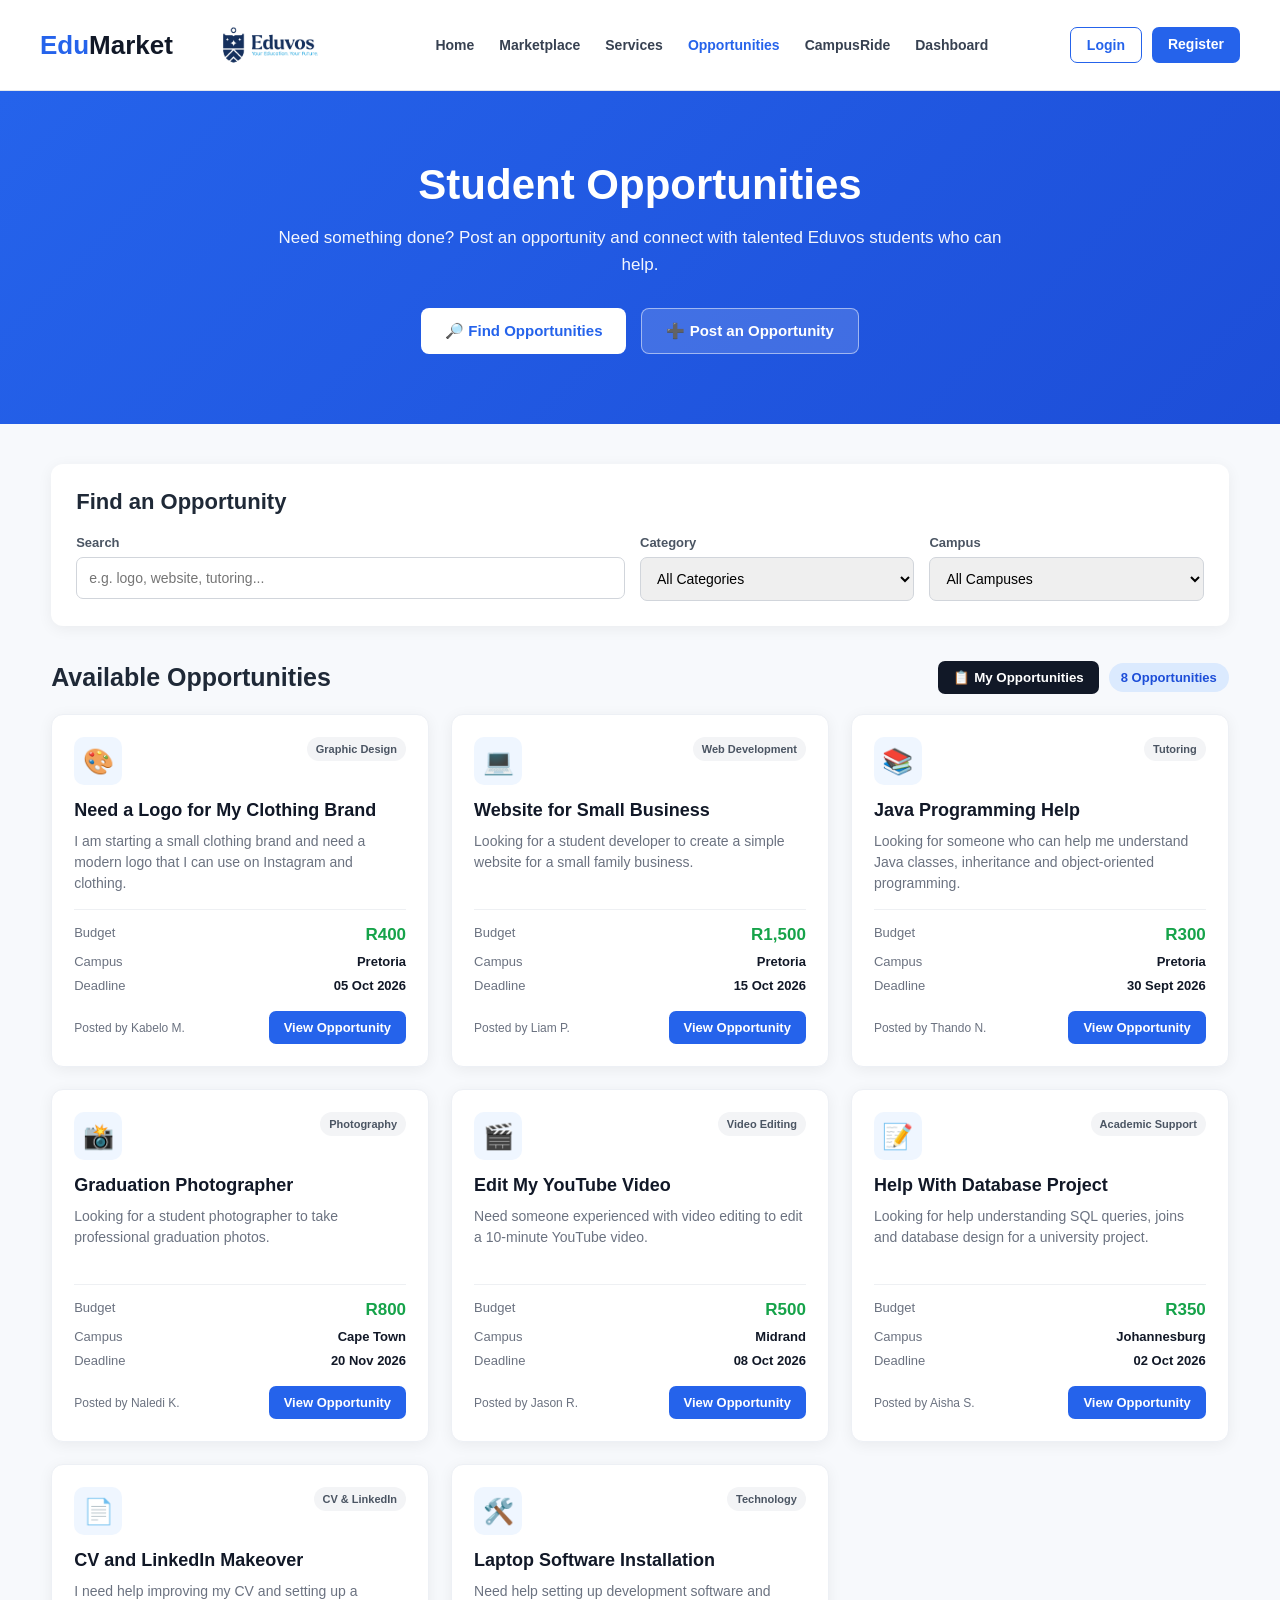
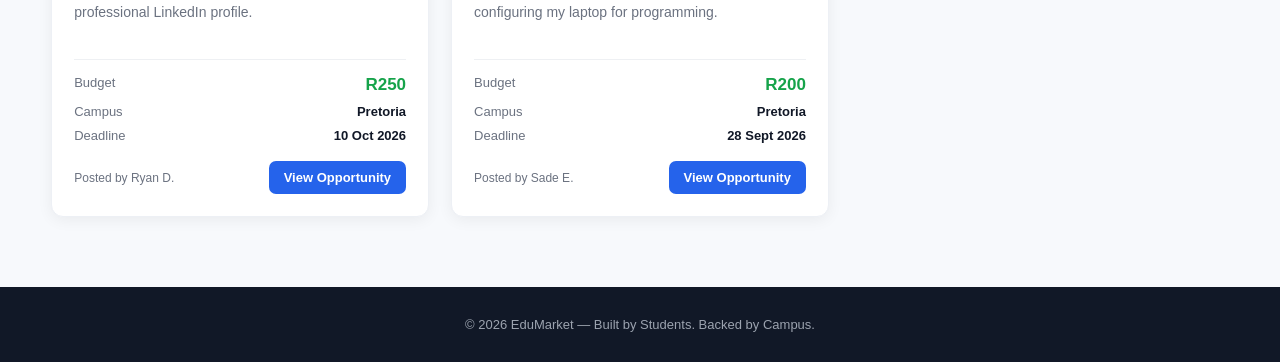
<file: web/opportunities.html>
<!DOCTYPE html>
<html lang="en">
<head>
    <meta charset="UTF-8">
    <meta name="viewport" content="width=device-width, initial-scale=1.0">

    <title>EduMarket | Opportunities</title>

    <style>
        /* =========================================
           EDUMARKET - OPPORTUNITIES
           ========================================= */

        * {
            margin: 0;
            padding: 0;
            box-sizing: border-box;
        }

        html {
            scroll-behavior: smooth;
        }

        body {
            font-family: Arial, Helvetica, sans-serif;
            background: #f7f9fc;
            color: #1f2937;
        }

        /* =========================================
           NAVBAR
           ========================================= */

        .navbar {
            background: #ffffff;
            border-bottom: 1px solid #e5e7eb;
            padding: 0 40px;
            min-height: 70px;
            display: flex;
            align-items: center;
            justify-content: space-between;
            position: sticky;
            top: 0;
            z-index: 1000;
        }

        .logo {
            font-size: 26px;
            font-weight: bold;
            color: #2563eb;
            text-decoration: none;
        }

        .logo span {
            color: #111827;
        }

        .nav-links {
            display: flex;
            align-items: center;
            gap: 25px;
        }

        .nav-links a {
            text-decoration: none;
            color: #374151;
            font-size: 14px;
            font-weight: 600;
            transition: 0.2s;
        }

        .nav-links a:hover,
        .nav-links a.active {
            color: #2563eb;
        }

        .nav-buttons {
            display: flex;
            gap: 10px;
        }

        .login-button,
        .register-button {
            padding: 9px 16px;
            border-radius: 7px;
            text-decoration: none;
            font-size: 14px;
            font-weight: 600;
        }

        .login-button {
            color: #2563eb;
            border: 1px solid #2563eb;
        }

        .register-button {
            background: #2563eb;
            color: white;
        }

        /* =========================================
           EDUMARKET + EDUVOS BRANDING
           ========================================= */

        .brand-wrapper {
            display: flex;
            align-items: center;
            gap: 14px;
        }

        .eduvos-logo {
            height: 90px;
            width: auto;
            object-fit: contain;
            display: block;
        }

        @media (max-width: 650px) {
            .brand-wrapper {
                gap: 8px;
            }

            .eduvos-logo {
                height: 60px;
            }
        }

        /* =========================================
           HERO
           ========================================= */

        .hero {
            background: linear-gradient(135deg, #2563eb, #1d4ed8);
            color: white;
            padding: 70px 30px;
            text-align: center;
        }

        .hero h1 {
            font-size: 42px;
            margin-bottom: 15px;
        }

        .hero p {
            max-width: 750px;
            margin: auto;
            font-size: 17px;
            line-height: 1.6;
            opacity: 0.95;
        }

        .hero-buttons {
            margin-top: 30px;
            display: flex;
            justify-content: center;
            gap: 15px;
            flex-wrap: wrap;
        }

        .hero-button {
            padding: 13px 24px;
            border-radius: 8px;
            border: none;
            font-size: 15px;
            font-weight: bold;
            cursor: pointer;
        }

        .primary-hero-button {
            background: white;
            color: #2563eb;
        }

        .secondary-hero-button {
            background: rgba(255,255,255,0.15);
            color: white;
            border: 1px solid rgba(255,255,255,0.5);
        }

        /* =========================================
           MAIN CONTAINER
           ========================================= */

        .container {
            width: 92%;
            max-width: 1250px;
            margin: 40px auto;
        }

        /* =========================================
           FILTER BOX
           ========================================= */

        .filter-box {
            background: white;
            padding: 25px;
            border-radius: 12px;
            box-shadow: 0 3px 15px rgba(0,0,0,0.06);
            margin-bottom: 35px;
        }

        .filter-box h2 {
            margin-bottom: 20px;
            font-size: 22px;
        }

        .filter-row {
            display: grid;
            grid-template-columns: 2fr 1fr 1fr;
            gap: 15px;
        }

        .filter-group label {
            display: block;
            font-size: 13px;
            font-weight: bold;
            margin-bottom: 7px;
            color: #4b5563;
        }

        .filter-group input,
        .filter-group select {
            width: 100%;
            padding: 12px;
            border: 1px solid #d1d5db;
            border-radius: 7px;
            font-size: 14px;
            outline: none;
        }

        .filter-group input:focus,
        .filter-group select:focus {
            border-color: #2563eb;
        }

        /* =========================================
           SECTION HEADER
           ========================================= */

        .section-header {
            display: flex;
            justify-content: space-between;
            align-items: center;
            margin-bottom: 20px;
            gap: 15px;
        }

        .section-header h2 {
            font-size: 25px;
        }

        .header-actions {
            display: flex;
            align-items: center;
            gap: 10px;
        }

        .opportunity-count {
            background: #dbeafe;
            color: #1d4ed8;
            padding: 7px 12px;
            border-radius: 20px;
            font-size: 13px;
            font-weight: bold;
        }

        .my-opportunities-button {
            background: #111827;
            color: white;
            border: none;
            padding: 9px 15px;
            border-radius: 7px;
            cursor: pointer;
            font-weight: bold;
        }

        .my-opportunities-button:hover {
            background: #374151;
        }

        /* =========================================
           OPPORTUNITY GRID
           ========================================= */

        .opportunity-grid {
            display: grid;
            grid-template-columns: repeat(3, 1fr);
            gap: 22px;
        }

        .opportunity-card {
            background: white;
            border-radius: 12px;
            padding: 22px;
            box-shadow: 0 3px 15px rgba(0,0,0,0.06);
            border: 1px solid #edf0f5;
            transition: 0.2s;
        }

        .opportunity-card:hover {
            transform: translateY(-3px);
            box-shadow: 0 8px 25px rgba(0,0,0,0.09);
        }

        .opportunity-top {
            display: flex;
            justify-content: space-between;
            align-items: flex-start;
            margin-bottom: 15px;
            gap: 10px;
        }

        .opportunity-icon {
            width: 48px;
            height: 48px;
            background: #eff6ff;
            border-radius: 10px;
            display: flex;
            align-items: center;
            justify-content: center;
            font-size: 25px;
        }

        .category-badge {
            background: #f3f4f6;
            color: #4b5563;
            padding: 6px 9px;
            border-radius: 15px;
            font-size: 11px;
            font-weight: bold;
        }

        .opportunity-card h3 {
            font-size: 18px;
            margin-bottom: 10px;
            color: #111827;
        }

        .opportunity-description {
            color: #6b7280;
            font-size: 14px;
            line-height: 1.5;
            min-height: 63px;
            margin-bottom: 15px;
        }

        .opportunity-info {
            border-top: 1px solid #eef0f3;
            padding-top: 15px;
            margin-top: 10px;
        }

        .info-row {
            display: flex;
            justify-content: space-between;
            margin-bottom: 9px;
            font-size: 13px;
        }

        .info-label {
            color: #6b7280;
        }

        .info-value {
            font-weight: bold;
            color: #111827;
        }

        .budget {
            color: #16a34a;
            font-size: 17px;
        }

        .opportunity-footer {
            margin-top: 18px;
            display: flex;
            justify-content: space-between;
            align-items: center;
            gap: 10px;
        }

        .posted-by {
            font-size: 12px;
            color: #6b7280;
        }

        .view-button {
            background: #2563eb;
            color: white;
            border: none;
            border-radius: 7px;
            padding: 9px 15px;
            cursor: pointer;
            font-size: 13px;
            font-weight: bold;
        }

        .view-button:hover {
            background: #1d4ed8;
        }

        /* =========================================
           EMPTY STATE
           ========================================= */

        .empty-state {
            background: white;
            border-radius: 12px;
            padding: 60px 20px;
            text-align: center;
            display: none;
        }

        .empty-state-icon {
            font-size: 45px;
            margin-bottom: 15px;
        }

        .empty-state h3 {
            margin-bottom: 8px;
        }

        .empty-state p {
            color: #6b7280;
        }

        /* =========================================
           MY OPPORTUNITIES
           ========================================= */

        .my-opportunity-card {
            background: white;
            border: 1px solid #e5e7eb;
            border-radius: 12px;
            padding: 22px;
            margin-bottom: 18px;
            box-shadow: 0 3px 12px rgba(0,0,0,0.05);
        }

        .my-opportunity-header {
            display: flex;
            justify-content: space-between;
            align-items: flex-start;
            gap: 15px;
            margin-bottom: 15px;
        }

        .my-opportunity-header h3 {
            margin-bottom: 7px;
        }

        .my-opportunity-description {
            color: #6b7280;
            font-size: 14px;
            line-height: 1.5;
        }

        .status-badge {
            padding: 6px 10px;
            border-radius: 15px;
            font-size: 12px;
            font-weight: bold;
            white-space: nowrap;
        }

        .status-open {
            background: #dbeafe;
            color: #1d4ed8;
        }

        .status-assigned {
            background: #dcfce7;
            color: #166534;
        }

        .my-opportunity-info {
            display: flex;
            flex-wrap: wrap;
            gap: 18px;
            padding: 15px 0;
            border-top: 1px solid #eee;
            border-bottom: 1px solid #eee;
            font-size: 13px;
        }

        .view-offers-button {
            margin-top: 18px;
            background: #2563eb;
            color: white;
            border: none;
            padding: 11px 18px;
            border-radius: 7px;
            cursor: pointer;
            font-weight: bold;
        }

        .view-offers-button:hover {
            background: #1d4ed8;
        }

        .accepted-box {
            background: #f0fdf4;
            border: 1px solid #bbf7d0;
            padding: 15px;
            border-radius: 8px;
            margin-top: 15px;
        }

        .back-button {
            background: #2563eb;
            color: white;
            border: none;
            padding: 9px 15px;
            border-radius: 7px;
            cursor: pointer;
            font-weight: bold;
        }

        /* =========================================
           MODAL
           ========================================= */

        .modal-overlay {
            display: none;
            position: fixed;
            inset: 0;
            background: rgba(0,0,0,0.55);
            z-index: 2000;
            align-items: center;
            justify-content: center;
            padding: 20px;
        }

        .modal {
            background: white;
            width: 100%;
            max-width: 650px;
            max-height: 90vh;
            overflow-y: auto;
            border-radius: 14px;
            padding: 30px;
            position: relative;
        }

        .close-button {
            position: absolute;
            top: 15px;
            right: 18px;
            border: none;
            background: none;
            font-size: 25px;
            cursor: pointer;
            color: #6b7280;
        }

        .modal h2 {
            margin-bottom: 10px;
            padding-right: 30px;
        }

        .modal-subtitle {
            color: #6b7280;
            margin-bottom: 25px;
            line-height: 1.5;
        }

        .modal-details {
            background: #f8fafc;
            border-radius: 10px;
            padding: 18px;
            margin-bottom: 22px;
        }

        .modal-detail-row {
            display: flex;
            justify-content: space-between;
            gap: 15px;
            margin-bottom: 12px;
            font-size: 14px;
        }

        .modal-detail-row:last-child {
            margin-bottom: 0;
        }

        .modal-detail-label {
            color: #6b7280;
        }

        .modal-detail-value {
            font-weight: bold;
            text-align: right;
        }

        .offer-form {
            margin-top: 20px;
            border-top: 1px solid #e5e7eb;
            padding-top: 20px;
        }

        .offer-card {
            border: 1px solid #e5e7eb;
            border-radius: 10px;
            padding: 18px;
            background: #f9fafb;
        }

        .offer-card-header {
            display: flex;
            justify-content: space-between;
            gap: 15px;
            margin-bottom: 10px;
        }

        .offer-amount {
            color: #16a34a;
            font-size: 18px;
        }

        .offer-message {
            color: #6b7280;
            font-size: 14px;
            line-height: 1.5;
            margin-bottom: 15px;
        }

        .accept-offer-button {
            width: 100%;
            background: #16a34a;
            color: white;
            border: none;
            padding: 11px;
            border-radius: 7px;
            cursor: pointer;
            font-weight: bold;
        }

        .accept-offer-button:hover {
            background: #15803d;
        }

        .accepted-offer-badge {
            background: #dcfce7;
            color: #166534;
            padding: 10px;
            border-radius: 7px;
            font-weight: bold;
            text-align: center;
        }

        /* =========================================
           FORMS
           ========================================= */

        .post-form {
            display: none;
        }

        .form-row {
            display: grid;
            grid-template-columns: 1fr 1fr;
            gap: 15px;
        }

        .form-group {
            margin-bottom: 16px;
        }

        .form-group label {
            display: block;
            margin-bottom: 7px;
            font-size: 13px;
            font-weight: bold;
        }

        .form-group input,
        .form-group textarea,
        .form-group select {
            width: 100%;
            padding: 11px;
            border: 1px solid #d1d5db;
            border-radius: 7px;
            font-size: 14px;
            font-family: inherit;
        }

        .form-group textarea {
            min-height: 100px;
            resize: vertical;
        }

        .submit-button {
            width: 100%;
            background: #2563eb;
            color: white;
            border: none;
            padding: 13px;
            border-radius: 8px;
            font-size: 15px;
            font-weight: bold;
            cursor: pointer;
        }

        .submit-button:hover {
            background: #1d4ed8;
        }

        /* =========================================
           FOOTER
           ========================================= */

        footer {
            background: #111827;
            color: white;
            text-align: center;
            padding: 30px 20px;
            margin-top: 70px;
        }

        footer p {
            color: #9ca3af;
            font-size: 13px;
        }

        /* =========================================
           RESPONSIVE
           ========================================= */

        @media (max-width: 1000px) {

            .opportunity-grid {
                grid-template-columns: repeat(2, 1fr);
            }

            .nav-links {
                gap: 12px;
            }
        }

        @media (max-width: 750px) {

            .navbar {
                height: auto;
                padding: 18px;
                flex-direction: column;
                gap: 15px;
            }

            .nav-links {
                flex-wrap: wrap;
                justify-content: center;
            }

            .nav-buttons {
                justify-content: center;
            }

            .filter-row {
                grid-template-columns: 1fr;
            }

            .opportunity-grid {
                grid-template-columns: 1fr;
            }

            .hero h1 {
                font-size: 32px;
            }

            .form-row {
                grid-template-columns: 1fr;
            }

            .section-header {
                flex-direction: column;
                align-items: flex-start;
            }

            .header-actions {
                width: 100%;
                justify-content: space-between;
            }

            .my-opportunity-header {
                flex-direction: column;
            }
        }
    </style>
</head>

<body>

<!-- =========================================
     NAVBAR
     ========================================= -->

<nav class="navbar">

    <div class="brand-wrapper">

        <a href="index.html" class="logo">
            Edu<span>Market</span>
        </a>

        <img
            src="images/eduvos.png"
            alt="Eduvos Logo"
            class="eduvos-logo"
        >

    </div>

    <div class="nav-links">

        <a href="index.html">Home</a>

        <a href="marketplace.html">Marketplace</a>

        <a href="services.html">Services</a>

        <a href="opportunities.html" class="active">
            Opportunities
        </a>

        <a href="campusride.html">CampusRide</a>

        <a href="seller-dashboard.html">Dashboard</a>

    </div>

    <div class="nav-buttons">

        <a href="login.html" class="login-button">
            Login
        </a>

        <a href="register.html" class="register-button">
            Register
        </a>

    </div>

</nav>


<!-- =========================================
     HERO
     ========================================= -->

<section class="hero">

    <h1>Student Opportunities</h1>

    <p>
        Need something done? Post an opportunity and connect
        with talented Eduvos students who can help.
    </p>

    <div class="hero-buttons">

        <button
            class="hero-button primary-hero-button"
            onclick="showOpportunities()">

            🔎 Find Opportunities

        </button>

        <button
            class="hero-button secondary-hero-button"
            onclick="showPostForm()">

            ➕ Post an Opportunity

        </button>

    </div>

</section>


<!-- =========================================
     MAIN CONTENT
     ========================================= -->

<main class="container">

    <!-- =====================================
         AVAILABLE OPPORTUNITIES
         ===================================== -->

    <section id="opportunitySection">

        <div class="filter-box">

            <h2>Find an Opportunity</h2>

            <div class="filter-row">

                <div class="filter-group">

                    <label for="searchInput">
                        Search
                    </label>

                    <input
                        type="text"
                        id="searchInput"
                        placeholder="e.g. logo, website, tutoring..."
                        oninput="filterOpportunities()">

                </div>


                <div class="filter-group">

                    <label for="categoryFilter">
                        Category
                    </label>

                    <select
                        id="categoryFilter"
                        onchange="filterOpportunities()">

                        <option value="all">
                            All Categories
                        </option>

                        <option value="Web Development">
                            Web Development
                        </option>

                        <option value="Graphic Design">
                            Graphic Design
                        </option>

                        <option value="Tutoring">
                            Tutoring
                        </option>

                        <option value="Photography">
                            Photography
                        </option>

                        <option value="Video Editing">
                            Video Editing
                        </option>

                        <option value="Academic Support">
                            Academic Support
                        </option>

                        <option value="CV & LinkedIn">
                            CV & LinkedIn
                        </option>

                        <option value="Technology">
                            Technology
                        </option>

                        <option value="Events">
                            Events
                        </option>

                        <option value="Other">
                            Other
                        </option>

                    </select>

                </div>


                <div class="filter-group">

                    <label for="campusFilter">
                        Campus
                    </label>

                    <select
                        id="campusFilter"
                        onchange="filterOpportunities()">

                        <option value="all">
                            All Campuses
                        </option>

                        <option value="Pretoria">
                            Pretoria
                        </option>

                        <option value="Midrand">
                            Midrand
                        </option>

                        <option value="Johannesburg">
                            Johannesburg
                        </option>

                        <option value="Cape Town">
                            Cape Town
                        </option>

                        <option value="Other">
                            Other
                        </option>

                    </select>

                </div>

            </div>

        </div>


        <div class="section-header">

            <h2>
                Available Opportunities
            </h2>

            <div class="header-actions">

                <button
                    class="my-opportunities-button"
                    onclick="showMyOpportunities()">

                    📋 My Opportunities

                </button>

                <span
                    class="opportunity-count"
                    id="opportunityCount">

                    0 Opportunities

                </span>

            </div>

        </div>


        <div
            class="opportunity-grid"
            id="opportunityGrid">
        </div>


        <div
            class="empty-state"
            id="emptyState">

            <div class="empty-state-icon">
                🔍
            </div>

            <h3>
                No opportunities found
            </h3>

            <p>
                Try changing your search or filters.
            </p>

        </div>

    </section>


    <!-- =====================================
         MY OPPORTUNITIES
         ===================================== -->

    <section
        id="myOpportunitiesSection"
        style="display:none;">

        <div class="filter-box">

            <div class="section-header">

                <h2>
                    My Opportunities
                </h2>

                <button
                    class="back-button"
                    onclick="showOpportunities()">

                    ← Back to Opportunities

                </button>

            </div>

            <p style="color:#6b7280; margin-bottom:25px;">

                Manage opportunities you have posted
                and review student offers.

            </p>

            <div id="myOpportunitiesGrid"></div>

        </div>

    </section>


    <!-- =====================================
         POST OPPORTUNITY
         ===================================== -->

    <section
        id="postOpportunitySection"
        class="post-form">

        <div class="filter-box">

            <h2>
                Post a New Opportunity
            </h2>

            <p style="color:#6b7280; margin-bottom:25px;">

                Tell other Eduvos students what you need help with.

            </p>


            <form onsubmit="postOpportunity(event)">

                <div class="form-group">

                    <label>
                        Opportunity Title
                    </label>

                    <input
                        type="text"
                        id="opportunityTitle"
                        placeholder="e.g. Need a logo for my clothing brand"
                        required>

                </div>


                <div class="form-group">

                    <label>
                        Description
                    </label>

                    <textarea
                        id="opportunityDescription"
                        placeholder="Explain what you need..."
                        required></textarea>

                </div>


                <div class="form-row">

                    <div class="form-group">

                        <label>
                            Category
                        </label>

                        <select
                            id="opportunityCategory"
                            required>

                            <option value="">
                                Select Category
                            </option>

                            <option>
                                Web Development
                            </option>

                            <option>
                                Graphic Design
                            </option>

                            <option>
                                Tutoring
                            </option>

                            <option>
                                Photography
                            </option>

                            <option>
                                Video Editing
                            </option>

                            <option>
                                Academic Support
                            </option>

                            <option>
                                CV & LinkedIn
                            </option>

                            <option>
                                Technology
                            </option>

                            <option>
                                Events
                            </option>

                            <option>
                                Other
                            </option>

                        </select>

                    </div>


                    <div class="form-group">

                        <label>
                            Campus
                        </label>

                        <select
                            id="opportunityCampus"
                            required>

                            <option value="">
                                Select Campus
                            </option>

                            <option>
                                Pretoria
                            </option>

                            <option>
                                Midrand
                            </option>

                            <option>
                                Johannesburg
                            </option>

                            <option>
                                Cape Town
                            </option>

                            <option>
                                Other
                            </option>

                        </select>

                    </div>

                </div>


                <div class="form-row">

                    <div class="form-group">

                        <label>
                            Budget (R)
                        </label>

                        <input
                            type="number"
                            id="opportunityBudget"
                            placeholder="500"
                            min="0"
                            required>

                    </div>


                    <div class="form-group">

                        <label>
                            Deadline
                        </label>

                        <input
                            type="date"
                            id="opportunityDeadline"
                            required>

                    </div>

                </div>


                <div class="form-group">

                    <label>
                        Your Name
                    </label>

                    <input
                        type="text"
                        id="posterName"
                        placeholder="e.g. Shivaan"
                        required>

                </div>


                <div class="form-group">

                    <label>
                        Contact
                    </label>

                    <input
                        type="text"
                        id="posterContact"
                        placeholder="Email or phone number"
                        required>

                </div>


                <button
                    type="submit"
                    class="submit-button">

                    Post Opportunity

                </button>

            </form>

        </div>

    </section>

</main>


<!-- =========================================
     VIEW OPPORTUNITY MODAL
     ========================================= -->

<div
    class="modal-overlay"
    id="viewModal">

    <div class="modal" id="modalContent">

        <button
            class="close-button"
            onclick="closeModal()">

            ×

        </button>

        <h2 id="modalTitle">
            Opportunity
        </h2>

        <p
            class="modal-subtitle"
            id="modalDescription">
        </p>


        <div class="modal-details">

            <div class="modal-detail-row">

                <span class="modal-detail-label">
                    Category
                </span>

                <span
                    class="modal-detail-value"
                    id="modalCategory">
                </span>

            </div>


            <div class="modal-detail-row">

                <span class="modal-detail-label">
                    Campus
                </span>

                <span
                    class="modal-detail-value"
                    id="modalCampus">
                </span>

            </div>


            <div class="modal-detail-row">

                <span class="modal-detail-label">
                    Budget
                </span>

                <span
                    class="modal-detail-value"
                    id="modalBudget">
                </span>

            </div>


            <div class="modal-detail-row">

                <span class="modal-detail-label">
                    Deadline
                </span>

                <span
                    class="modal-detail-value"
                    id="modalDeadline">
                </span>

            </div>


            <div class="modal-detail-row">

                <span class="modal-detail-label">
                    Posted By
                </span>

                <span
                    class="modal-detail-value"
                    id="modalPoster">
                </span>

            </div>

        </div>


        <!-- =================================
             OFFER FORM
             ================================= -->

        <div class="offer-form">

            <h3 style="margin-bottom:15px;">
                Submit an Offer
            </h3>

            <form onsubmit="submitOffer(event)">

                <div class="form-group">

                    <label>
                        Your Name
                    </label>

                    <input
                        type="text"
                        id="offerName"
                        placeholder="Your name"
                        required>

                </div>


                <div class="form-group">

                    <label>
                        Your Offer (R)
                    </label>

                    <input
                        type="number"
                        id="offerAmount"
                        min="0"
                        placeholder="e.g. 400"
                        required>

                </div>


                <div class="form-group">

                    <label>
                        Message
                    </label>

                    <textarea
                        id="offerMessage"
                        placeholder="Explain how you can help..."
                        required></textarea>

                </div>


                <button
                    type="submit"
                    class="submit-button">

                    Submit Offer

                </button>

            </form>

        </div>

    </div>

</div>


<!-- =========================================
     FOOTER
     ========================================= -->

<footer>

    <p>
        © 2026 EduMarket — Built by Students. Backed by Campus.
    </p>

</footer>


<script>

    /* =========================================
       DEFAULT OPPORTUNITIES
       ========================================= */

    const defaultOpportunities = [

        {
            id: 1,
            title: "Need a Logo for My Clothing Brand",
            description:
                "I am starting a small clothing brand and need a modern logo that I can use on Instagram and clothing.",
            category: "Graphic Design",
            campus: "Pretoria",
            budget: 400,
            deadline: "2026-10-05",
            poster: "Kabelo M.",
            contact: "kabelo@student.eduvos.com",
            status: "Open"
        },

        {
            id: 2,
            title: "Website for Small Business",
            description:
                "Looking for a student developer to create a simple website for a small family business.",
            category: "Web Development",
            campus: "Pretoria",
            budget: 1500,
            deadline: "2026-10-15",
            poster: "Liam P.",
            contact: "liam@student.eduvos.com",
            status: "Open"
        },

        {
            id: 3,
            title: "Java Programming Help",
            description:
                "Looking for someone who can help me understand Java classes, inheritance and object-oriented programming.",
            category: "Tutoring",
            campus: "Pretoria",
            budget: 300,
            deadline: "2026-09-30",
            poster: "Thando N.",
            contact: "thando@student.eduvos.com",
            status: "Open"
        },

        {
            id: 4,
            title: "Graduation Photographer",
            description:
                "Looking for a student photographer to take professional graduation photos.",
            category: "Photography",
            campus: "Cape Town",
            budget: 800,
            deadline: "2026-11-20",
            poster: "Naledi K.",
            contact: "naledi@student.eduvos.com",
            status: "Open"
        },

        {
            id: 5,
            title: "Edit My YouTube Video",
            description:
                "Need someone experienced with video editing to edit a 10-minute YouTube video.",
            category: "Video Editing",
            campus: "Midrand",
            budget: 500,
            deadline: "2026-10-08",
            poster: "Jason R.",
            contact: "jason@student.eduvos.com",
            status: "Open"
        },

        {
            id: 6,
            title: "Help With Database Project",
            description:
                "Looking for help understanding SQL queries, joins and database design for a university project.",
            category: "Academic Support",
            campus: "Johannesburg",
            budget: 350,
            deadline: "2026-10-02",
            poster: "Aisha S.",
            contact: "aisha@student.eduvos.com",
            status: "Open"
        },

        {
            id: 7,
            title: "CV and LinkedIn Makeover",
            description:
                "I need help improving my CV and setting up a professional LinkedIn profile.",
            category: "CV & LinkedIn",
            campus: "Pretoria",
            budget: 250,
            deadline: "2026-10-10",
            poster: "Ryan D.",
            contact: "ryan@student.eduvos.com",
            status: "Open"
        },

        {
            id: 8,
            title: "Laptop Software Installation",
            description:
                "Need help setting up development software and configuring my laptop for programming.",
            category: "Technology",
            campus: "Pretoria",
            budget: 200,
            deadline: "2026-09-28",
            poster: "Sade E.",
            contact: "sade@student.eduvos.com",
            status: "Open"
        }

    ];


    /* =========================================
       GET OPPORTUNITIES
       ========================================= */

    function getOpportunities() {

        let stored =
            JSON.parse(
                localStorage.getItem(
                    "eduMarketOpportunities"
                )
            );


        if (!Array.isArray(stored)) {

            stored = [...defaultOpportunities];

            localStorage.setItem(
                "eduMarketOpportunities",
                JSON.stringify(stored)
            );

            return stored;
        }


        const existingIds =
            new Set(
                stored.map(function(opportunity) {

                    return String(
                        opportunity.id
                    );

                })
            );


        defaultOpportunities.forEach(
            function(opportunity) {

                if (
                    !existingIds.has(
                        String(opportunity.id)
                    )
                ) {

                    stored.push(opportunity);

                }

            }
        );


        /*
           Give older opportunities the
           new Open status.
        */

        stored.forEach(function(opportunity) {

            if (!opportunity.status) {

                opportunity.status = "Open";

            }

        });


        localStorage.setItem(
            "eduMarketOpportunities",
            JSON.stringify(stored)
        );


        return stored;
    }


    /* =========================================
       ICONS
       ========================================= */

    function getOpportunityIcon(category) {

        const icons = {

            "Web Development": "💻",

            "Graphic Design": "🎨",

            "Tutoring": "📚",

            "Photography": "📸",

            "Video Editing": "🎬",

            "Academic Support": "📝",

            "CV & LinkedIn": "📄",

            "Technology": "🛠️",

            "Events": "🎉",

            "Other": "💡"

        };


        return icons[category] || "💡";
    }


    /* =========================================
       ESCAPE HTML
       ========================================= */

    function escapeHtml(value) {

        return String(value)
            .replace(/&/g, "&amp;")
            .replace(/</g, "&lt;")
            .replace(/>/g, "&gt;")
            .replace(/"/g, "&quot;")
            .replace(/'/g, "&#039;");
    }


    /* =========================================
       FORMAT DATE
       ========================================= */

    function formatDate(date) {

        if (!date) {

            return "Not specified";

        }


        const d =
            new Date(
                date + "T00:00:00"
            );


        return d.toLocaleDateString(
            "en-ZA",
            {
                day: "numeric",
                month: "short",
                year: "numeric"
            }
        );
    }


    /* =========================================
       LOAD OPPORTUNITIES
       ========================================= */

    function loadOpportunities(list) {

        const grid =
            document.getElementById(
                "opportunityGrid"
            );


        const emptyState =
            document.getElementById(
                "emptyState"
            );


        const count =
            document.getElementById(
                "opportunityCount"
            );


        grid.innerHTML = "";


        count.textContent =
            list.length +
            (
                list.length === 1
                    ? " Opportunity"
                    : " Opportunities"
            );


        if (list.length === 0) {

            emptyState.style.display =
                "block";

            return;

        }


        emptyState.style.display =
            "none";


        list.forEach(function(opportunity) {

            const card =
                document.createElement("div");


            card.className =
                "opportunity-card";


            const status =
                opportunity.status ||
                "Open";


            card.innerHTML = `

                <div class="opportunity-top">

                    <div class="opportunity-icon">
                        ${getOpportunityIcon(
                            opportunity.category
                        )}
                    </div>

                    <span class="category-badge">
                        ${escapeHtml(
                            opportunity.category
                        )}
                    </span>

                </div>


                <h3>
                    ${escapeHtml(
                        opportunity.title
                    )}
                </h3>


                <p class="opportunity-description">
                    ${escapeHtml(
                        opportunity.description
                    )}
                </p>


                <div class="opportunity-info">

                    <div class="info-row">

                        <span class="info-label">
                            Budget
                        </span>

                        <span class="info-value budget">
                            R${Number(
                                opportunity.budget
                            ).toLocaleString("en-ZA")}
                        </span>

                    </div>


                    <div class="info-row">

                        <span class="info-label">
                            Campus
                        </span>

                        <span class="info-value">
                            ${escapeHtml(
                                opportunity.campus
                            )}
                        </span>

                    </div>


                    <div class="info-row">

                        <span class="info-label">
                            Deadline
                        </span>

                        <span class="info-value">
                            ${formatDate(
                                opportunity.deadline
                            )}
                        </span>

                    </div>

                </div>


                <div class="opportunity-footer">

                    <span class="posted-by">
                        Posted by
                        ${escapeHtml(
                            opportunity.poster
                        )}
                    </span>

                    <button
                        class="view-button"
                        onclick="viewOpportunity(
                            ${opportunity.id}
                        )">

                        View Opportunity

                    </button>

                </div>

            `;


            grid.appendChild(card);

        });

    }


    /* =========================================
       FILTER OPPORTUNITIES
       ========================================= */

    function filterOpportunities() {

        const search =
            document
                .getElementById(
                    "searchInput"
                )
                .value
                .toLowerCase()
                .trim();


        const category =
            document
                .getElementById(
                    "categoryFilter"
                )
                .value;


        const campus =
            document
                .getElementById(
                    "campusFilter"
                )
                .value;


        const opportunities =
            getOpportunities();


        const filtered =
            opportunities.filter(
                function(opportunity) {

                    const matchesSearch =
                        !search ||
                        opportunity.title
                            .toLowerCase()
                            .includes(search) ||

                        opportunity.description
                            .toLowerCase()
                            .includes(search) ||

                        opportunity.category
                            .toLowerCase()
                            .includes(search) ||

                        opportunity.poster
                            .toLowerCase()
                            .includes(search);


                    const matchesCategory =
                        category === "all" ||
                        opportunity.category ===
                        category;


                    const matchesCampus =
                        campus === "all" ||
                        opportunity.campus ===
                        campus;


                    return (
                        matchesSearch &&
                        matchesCategory &&
                        matchesCampus
                    );

                }
            );


        loadOpportunities(filtered);

    }


    /* =========================================
       SHOW OPPORTUNITIES
       ========================================= */

    function showOpportunities() {

        document
            .getElementById(
                "opportunitySection"
            )
            .style.display = "block";


        document
            .getElementById(
                "postOpportunitySection"
            )
            .style.display = "none";


        document
            .getElementById(
                "myOpportunitiesSection"
            )
            .style.display = "none";


        loadOpportunities(
            getOpportunities()
        );


        window.scrollTo({

            top:
                document
                    .getElementById(
                        "opportunitySection"
                    )
                    .offsetTop - 90,

            behavior: "smooth"

        });

    }


    /* =========================================
       SHOW POST FORM
       ========================================= */

    function showPostForm() {

        document
            .getElementById(
                "opportunitySection"
            )
            .style.display = "none";


        document
            .getElementById(
                "myOpportunitiesSection"
            )
            .style.display = "none";


        document
            .getElementById(
                "postOpportunitySection"
            )
            .style.display = "block";


        window.scrollTo({

            top:
                document
                    .getElementById(
                        "postOpportunitySection"
                    )
                    .offsetTop - 90,

            behavior: "smooth"

        });

    }


    /* =========================================
       POST OPPORTUNITY
       ========================================= */

    function postOpportunity(event) {

        event.preventDefault();


        const opportunities =
            getOpportunities();


        const newOpportunity = {

            id: Date.now(),

            title:
                document
                    .getElementById(
                        "opportunityTitle"
                    )
                    .value
                    .trim(),

            description:
                document
                    .getElementById(
                        "opportunityDescription"
                    )
                    .value
                    .trim(),

            category:
                document
                    .getElementById(
                        "opportunityCategory"
                    )
                    .value,

            campus:
                document
                    .getElementById(
                        "opportunityCampus"
                    )
                    .value,

            budget:
                Number(
                    document
                        .getElementById(
                            "opportunityBudget"
                        )
                        .value
                ),

            deadline:
                document
                    .getElementById(
                        "opportunityDeadline"
                    )
                    .value,

            poster:
                document
                    .getElementById(
                        "posterName"
                    )
                    .value
                    .trim(),

            contact:
                document
                    .getElementById(
                        "posterContact"
                    )
                    .value
                    .trim(),

            status: "Open",

            createdAt:
                new Date().toISOString()

        };


        opportunities.push(
            newOpportunity
        );


        localStorage.setItem(
            "eduMarketOpportunities",
            JSON.stringify(
                opportunities
            )
        );


        /*
           Store the latest poster name
           for demo user identification.
        */

        localStorage.setItem(
            "eduMarketCurrentUserName",
            newOpportunity.poster
        );


        alert(
            "Opportunity posted successfully!"
        );


        document
            .querySelector(
                "#postOpportunitySection form"
            )
            .reset();


        showMyOpportunities();

    }


    /* =========================================
       VIEW OPPORTUNITY
       ========================================= */

    let selectedOpportunityId =
        null;


    function viewOpportunity(id) {

        const opportunities =
            getOpportunities();


        const opportunity =
            opportunities.find(
                function(item) {

                    return String(item.id) ===
                           String(id);

                }
            );


        if (!opportunity) {

            alert(
                "Opportunity could not be found."
            );

            return;

        }


        selectedOpportunityId =
            opportunity.id;


        document.getElementById(
            "modalContent"
        ).innerHTML = `

            <button
                class="close-button"
                onclick="closeModal()">

                ×

            </button>


            <h2>
                ${escapeHtml(
                    opportunity.title
                )}
            </h2>


            <p class="modal-subtitle">

                ${escapeHtml(
                    opportunity.description
                )}

            </p>


            <div class="modal-details">

                <div class="modal-detail-row">

                    <span class="modal-detail-label">
                        Category
                    </span>

                    <span class="modal-detail-value">
                        ${escapeHtml(
                            opportunity.category
                        )}
                    </span>

                </div>


                <div class="modal-detail-row">

                    <span class="modal-detail-label">
                        Campus
                    </span>

                    <span class="modal-detail-value">
                        ${escapeHtml(
                            opportunity.campus
                        )}
                    </span>

                </div>


                <div class="modal-detail-row">

                    <span class="modal-detail-label">
                        Budget
                    </span>

                    <span class="modal-detail-value">
                        R${Number(
                            opportunity.budget
                        ).toLocaleString("en-ZA")}
                    </span>

                </div>


                <div class="modal-detail-row">

                    <span class="modal-detail-label">
                        Deadline
                    </span>

                    <span class="modal-detail-value">
                        ${formatDate(
                            opportunity.deadline
                        )}
                    </span>

                </div>


                <div class="modal-detail-row">

                    <span class="modal-detail-label">
                        Posted By
                    </span>

                    <span class="modal-detail-value">
                        ${escapeHtml(
                            opportunity.poster
                        )}
                    </span>

                </div>

            </div>


            ${
                opportunity.status === "Assigned"

                ? `

                    <div class="accepted-box">

                        <strong>
                            ✅ Opportunity Assigned
                        </strong>

                        <p style="margin-top:7px;">

                            This opportunity already has
                            an accepted offer.

                        </p>

                    </div>

                `

                : `

                    <div class="offer-form">

                        <h3 style="margin-bottom:15px;">
                            Submit an Offer
                        </h3>


                        <form
                            onsubmit="submitOffer(event)">

                            <div class="form-group">

                                <label>
                                    Your Name
                                </label>

                                <input
                                    type="text"
                                    id="offerName"
                                    placeholder="Your name"
                                    required>

                            </div>


                            <div class="form-group">

                                <label>
                                    Your Offer (R)
                                </label>

                                <input
                                    type="number"
                                    id="offerAmount"
                                    min="0"
                                    placeholder="e.g. 400"
                                    required>

                            </div>


                            <div class="form-group">

                                <label>
                                    Message
                                </label>

                                <textarea
                                    id="offerMessage"
                                    placeholder="Explain how you can help..."
                                    required></textarea>

                            </div>


                            <button
                                type="submit"
                                class="submit-button">

                                Submit Offer

                            </button>

                        </form>

                    </div>

                `
            }

        `;


        document.getElementById(
            "viewModal"
        ).style.display = "flex";

    }


    /* =========================================
       CLOSE MODAL
       ========================================= */

    function closeModal() {

        document.getElementById(
            "viewModal"
        ).style.display = "none";


        selectedOpportunityId =
            null;

    }


    /* =========================================
       SUBMIT OFFER
       ========================================= */

    function submitOffer(event) {

        event.preventDefault();


        if (!selectedOpportunityId) {

            alert(
                "Please select an opportunity first."
            );

            return;

        }


        const opportunities =
            getOpportunities();


        const opportunity =
            opportunities.find(
                function(item) {

                    return String(item.id) ===
                           String(
                               selectedOpportunityId
                           );

                }
            );


        if (!opportunity) {

            alert(
                "Opportunity could not be found."
            );

            return;

        }


        if (opportunity.status === "Assigned") {

            alert(
                "This opportunity has already been assigned."
            );

            return;

        }


        const offers =
            JSON.parse(
                localStorage.getItem(
                    "eduMarketOpportunityOffers"
                )
            ) || [];


        const newOffer = {

            id: Date.now(),

            opportunityId:
                selectedOpportunityId,

            sellerName:
                document
                    .getElementById(
                        "offerName"
                    )
                    .value
                    .trim(),

            amount:
                Number(
                    document
                        .getElementById(
                            "offerAmount"
                        )
                        .value
                ),

            message:
                document
                    .getElementById(
                        "offerMessage"
                    )
                    .value
                    .trim(),

            status: "Pending",

            createdAt:
                new Date().toISOString()

        };


        offers.push(
            newOffer
        );


        localStorage.setItem(
            "eduMarketOpportunityOffers",
            JSON.stringify(offers)
        );


        alert(
            "Your offer has been submitted!"
        );


        closeModal();

    }


    /* =========================================
       SHOW MY OPPORTUNITIES
       ========================================= */

    function showMyOpportunities() {

        document
            .getElementById(
                "opportunitySection"
            )
            .style.display = "none";


        document
            .getElementById(
                "postOpportunitySection"
            )
            .style.display = "none";


        document
            .getElementById(
                "myOpportunitiesSection"
            ).style.display = "block";


        loadMyOpportunities();


        window.scrollTo({

            top:
                document
                    .getElementById(
                        "myOpportunitiesSection"
                    )
                    .offsetTop - 90,

            behavior: "smooth"

        });

    }


    /* =========================================
       LOAD MY OPPORTUNITIES
       ========================================= */

    function loadMyOpportunities() {

        const opportunities =
            getOpportunities();


        const offers =
            JSON.parse(
                localStorage.getItem(
                    "eduMarketOpportunityOffers"
                )
            ) || [];


        const container =
            document.getElementById(
                "myOpportunitiesGrid"
            );


        container.innerHTML = "";


        const posterName =
            localStorage.getItem(
                "eduMarketCurrentUserName"
            );


        let myOpportunities =
            opportunities;


        /*
           If we know the current demo user,
           show only their opportunities.
        */

        if (posterName) {

            myOpportunities =
                opportunities.filter(
                    function(opportunity) {

                        return opportunity.poster ===
                               posterName;

                    }
                );

        }


        /*
           If there is no current user,
           show all opportunities for testing.
        */

        if (
            myOpportunities.length === 0
        ) {

            container.innerHTML = `

                <div style="
                    text-align:center;
                    padding:50px 20px;
                    background:#f8fafc;
                    border-radius:10px;
                ">

                    <div style="
                        font-size:45px;
                        margin-bottom:15px;
                    ">
                        📋
                    </div>

                    <h3>
                        You haven't posted any opportunities yet
                    </h3>

                    <p style="
                        color:#6b7280;
                        margin-top:8px;
                    ">

                        Post an opportunity to start
                        receiving offers.

                    </p>

                </div>

            `;

            return;

        }


        myOpportunities.forEach(
            function(opportunity) {

                const opportunityOffers =
                    offers.filter(
                        function(offer) {

                            return String(
                                offer.opportunityId
                            ) ===
                            String(
                                opportunity.id
                            );

                        }
                    );


                const acceptedOffer =
                    opportunityOffers.find(
                        function(offer) {

                            return offer.status ===
                                   "Accepted";

                        }
                    );


                const status =
                    opportunity.status ||
                    "Open";


                const card =
                    document.createElement(
                        "div"
                    );


                card.className =
                    "my-opportunity-card";


                const statusClass =
                    status === "Assigned"
                        ? "status-assigned"
                        : "status-open";


                card.innerHTML = `

                    <div class="my-opportunity-header">

                        <div>

                            <h3>
                                ${escapeHtml(
                                    opportunity.title
                                )}
                            </h3>

                            <p class="my-opportunity-description">

                                ${escapeHtml(
                                    opportunity.description
                                )}

                            </p>

                        </div>


                        <span
                            class="status-badge ${statusClass}">

                            ${escapeHtml(
                                status
                            )}

                        </span>

                    </div>


                    <div class="my-opportunity-info">

                        <span>
                            💰 Budget:
                            <strong>
                                R${Number(
                                    opportunity.budget
                                ).toLocaleString("en-ZA")}
                            </strong>
                        </span>


                        <span>
                            📍
                            ${escapeHtml(
                                opportunity.campus
                            )}
                        </span>


                        <span>
                            📅
                            ${formatDate(
                                opportunity.deadline
                            )}
                        </span>


                        <span>
                            💼
                            <strong>
                                ${opportunityOffers.length}
                            </strong>

                            Offer${
                                opportunityOffers.length === 1
                                    ? ""
                                    : "s"
                            }

                        </span>

                    </div>


                    ${
                        acceptedOffer

                        ? `

                            <div class="accepted-box">

                                <strong>
                                    ✅ Offer Accepted
                                </strong>

                                <p style="margin-top:7px;">

                                    ${escapeHtml(
                                        acceptedOffer.sellerName
                                    )}

                                    —

                                    R${Number(
                                        acceptedOffer.amount
                                    ).toLocaleString("en-ZA")}

                                </p>

                            </div>

                            <button
                                class="view-offers-button"
                                onclick="viewOpportunityOffers(
                                    ${opportunity.id}
                                )">

                                👀 View Accepted Offer

                            </button>

                        `

                        : `

                            <button
                                class="view-offers-button"
                                onclick="viewOpportunityOffers(
                                    ${opportunity.id}
                                )">

                                👀 View
                                ${opportunityOffers.length}
                                Offer${
                                    opportunityOffers.length === 1
                                        ? ""
                                        : "s"
                                }

                            </button>

                        `

                    }

                `;


                container.appendChild(
                    card
                );

            }
        );

    }


    /* =========================================
       VIEW OPPORTUNITY OFFERS
       ========================================= */

    function viewOpportunityOffers(
        opportunityId
    ) {

        const opportunities =
            getOpportunities();


        const offers =
            JSON.parse(
                localStorage.getItem(
                    "eduMarketOpportunityOffers"
                )
            ) || [];


        const opportunity =
            opportunities.find(
                function(item) {

                    return String(item.id) ===
                           String(opportunityId);

                }
            );


        if (!opportunity) {

            alert(
                "Opportunity could not be found."
            );

            return;

        }


        const opportunityOffers =
            offers.filter(
                function(offer) {

                    return String(
                        offer.opportunityId
                    ) ===
                    String(opportunityId);

                }
            );


        const modalContent =
            document.getElementById(
                "modalContent"
            );


        if (
            opportunityOffers.length === 0
        ) {

            modalContent.innerHTML = `

                <button
                    class="close-button"
                    onclick="closeModal()">

                    ×

                </button>


                <h2>
                    No Offers Yet
                </h2>


                <p class="modal-subtitle">

                    No students have submitted
                    offers for this opportunity yet.

                </p>

            `;


            document.getElementById(
                "viewModal"
            ).style.display = "flex";


            return;

        }


        modalContent.innerHTML = `

            <button
                class="close-button"
                onclick="closeModal()">

                ×

            </button>


            <h2>
                Offers for
                ${escapeHtml(
                    opportunity.title
                )}
            </h2>


            <p class="modal-subtitle">

                Review the students who have offered
                to complete this opportunity.

            </p>


            <div style="
                display:flex;
                flex-direction:column;
                gap:15px;
            ">

                ${opportunityOffers
                    .map(
                        function(offer) {

                            return `

                                <div class="offer-card">

                                    <div class="offer-card-header">

                                        <strong>
                                            ${escapeHtml(
                                                offer.sellerName
                                            )}
                                        </strong>

                                        <strong
                                            class="offer-amount">

                                            R${Number(
                                                offer.amount
                                            ).toLocaleString(
                                                "en-ZA"
                                            )}

                                        </strong>

                                    </div>


                                    <p class="offer-message">

                                        ${escapeHtml(
                                            offer.message
                                        )}

                                    </p>


                                    ${
                                        offer.status ===
                                        "Accepted"

                                        ? `

                                            <div class="
                                                accepted-offer-badge
                                            ">

                                                ✅ Accepted

                                            </div>

                                        `

                                        : `

                                            <button
                                                class="
                                                    accept-offer-button
                                                "
                                                onclick="
                                                    acceptOpportunityOffer(
                                                        ${offer.id},
                                                        ${opportunity.id}
                                                    )
                                                ">

                                                ✅ Accept This Offer

                                            </button>

                                        `

                                    }

                                </div>

                            `;

                        }
                    )
                    .join("")}

            </div>

        `;


        document.getElementById(
            "viewModal"
        ).style.display = "flex";

    }


    /* =========================================
       ACCEPT OPPORTUNITY OFFER
       ========================================= */

    function acceptOpportunityOffer(
        offerId,
        opportunityId
    ) {

        const confirmed =
            confirm(
                "Accept this student's offer?"
            );


        if (!confirmed) {

            return;

        }


        const offers =
            JSON.parse(
                localStorage.getItem(
                    "eduMarketOpportunityOffers"
                )
            ) || [];


        const offer =
            offers.find(
                function(item) {

                    return String(item.id) ===
                           String(offerId);

                }
            );


        if (!offer) {

            alert(
                "Offer could not be found."
            );

            return;

        }


        const alreadyAccepted =
            offers.some(
                function(item) {

                    return String(
                        item.opportunityId
                    ) ===
                    String(opportunityId) &&

                    item.status ===
                    "Accepted";

                }
            );


        if (alreadyAccepted) {

            alert(
                "An offer has already been accepted for this opportunity."
            );

            return;

        }


        offer.status =
            "Accepted";


        offer.acceptedAt =
            new Date().toISOString();


        localStorage.setItem(
            "eduMarketOpportunityOffers",
            JSON.stringify(offers)
        );


        const opportunities =
            getOpportunities();


        const opportunity =
            opportunities.find(
                function(item) {

                    return String(item.id) ===
                           String(opportunityId);

                }
            );


        if (opportunity) {

            opportunity.status =
                "Assigned";


            opportunity.acceptedOfferId =
                offer.id;


            opportunity.acceptedSeller =
                offer.sellerName;


            opportunity.acceptedAmount =
                offer.amount;


            opportunity.assignedAt =
                new Date().toISOString();

        }


        localStorage.setItem(
            "eduMarketOpportunities",
            JSON.stringify(
                opportunities
            )
        );


        alert(
            "Offer accepted! " +
            offer.sellerName +
            " has been assigned to this opportunity."
        );


        closeModal();


        loadMyOpportunities();

    }


    /* =========================================
       CLOSE MODAL WHEN CLICKING OUTSIDE
       ========================================= */

    document
        .getElementById("viewModal")
        .addEventListener(
            "click",
            function(event) {

                if (
                    event.target === this
                ) {

                    closeModal();

                }

            }
        );


    /* =========================================
       INITIAL LOAD
       ========================================= */

    document.addEventListener(
        "DOMContentLoaded",
        function() {

            loadOpportunities(
                getOpportunities()
            );

        }
    );

</script>

</body>
</html>
</file>
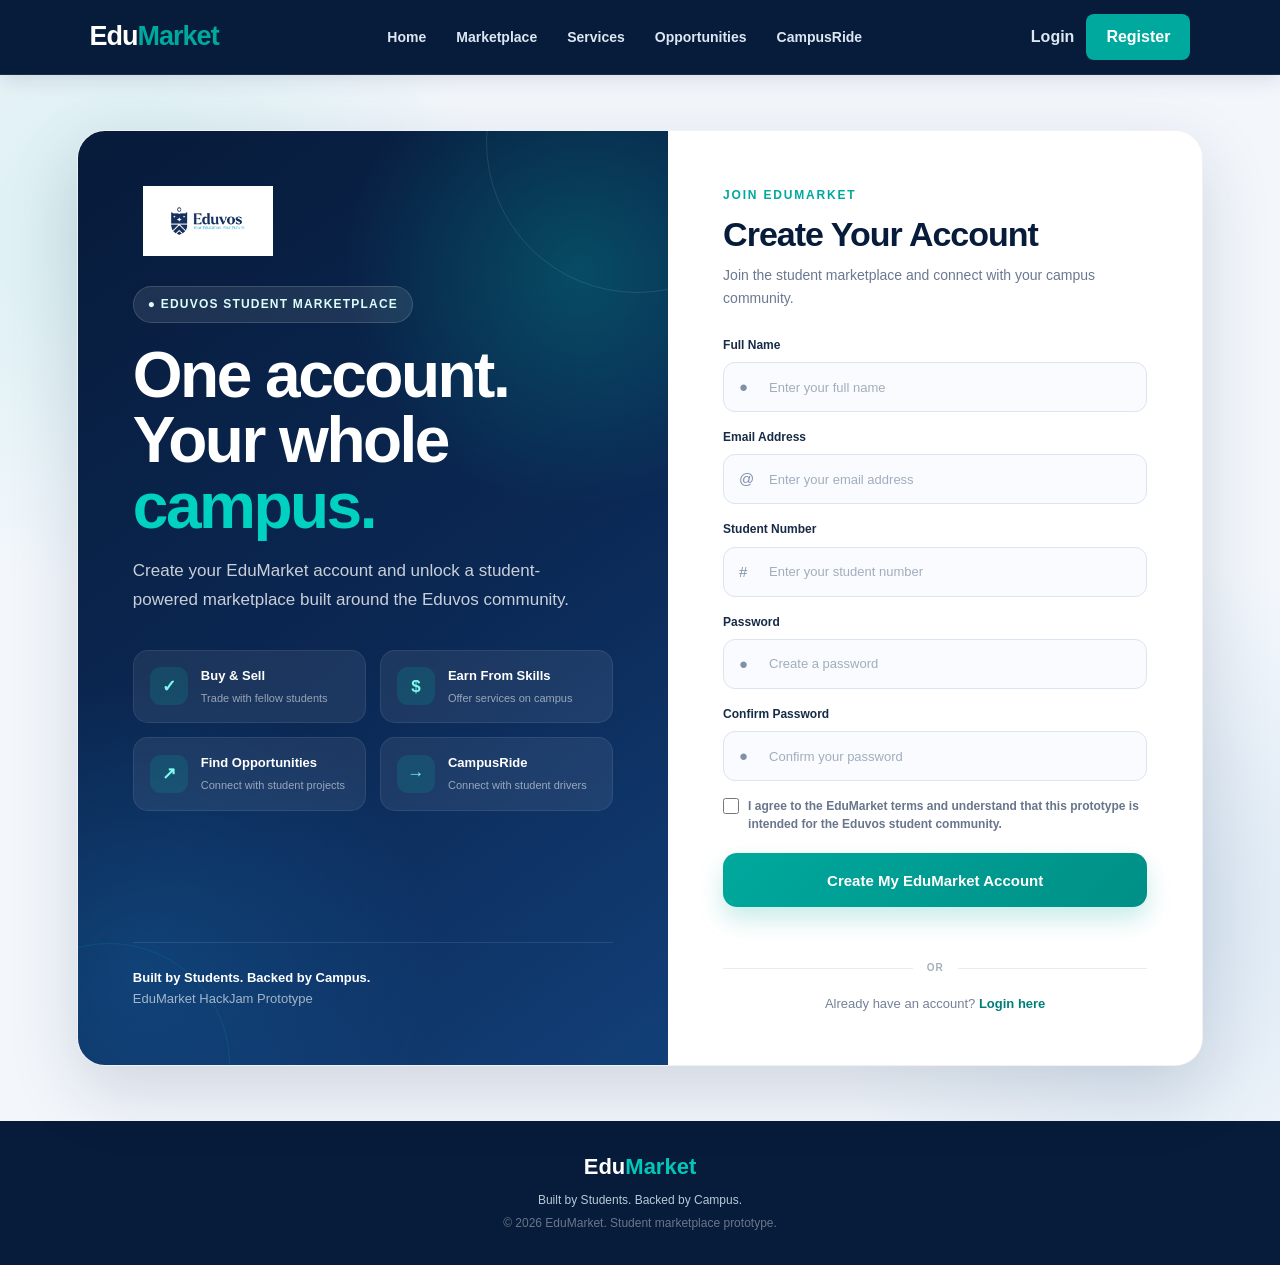
<file: web/register.html>
<!DOCTYPE html>
<html lang="en">

<head>

    <meta charset="UTF-8">
    <meta name="viewport" content="width=device-width, initial-scale=1.0">

    <title>EduMarket | Register</title>

    <link rel="stylesheet" href="css/style.css">

    <style>

        /* =========================================================
           REGISTER PAGE
           ========================================================= */

        body.register-page {
            margin: 0;
            background: #f3f7fc;
            color: #071b3a;
        }


        /* =========================================================
           NAVIGATION
           ========================================================= */

        .register-page .navbar {
            position: relative;
            z-index: 10;
        }


        /* =========================================================
           MAIN REGISTER AREA
           ========================================================= */

        .register-main {
            min-height: calc(100vh - 86px);

            display: flex;
            align-items: center;
            justify-content: center;

            padding: 55px 6%;

            background:
                radial-gradient(
                    circle at 10% 15%,
                    rgba(0, 169, 157, 0.12),
                    transparent 25%
                ),
                radial-gradient(
                    circle at 90% 80%,
                    rgba(23, 105, 170, 0.12),
                    transparent 25%
                ),
                #f3f7fc;
        }


        /* =========================================================
           REGISTER CONTAINER
           ========================================================= */

        .register-container {
            width: 100%;
            max-width: 1180px;
            min-height: 700px;

            display: grid;
            grid-template-columns: 1.05fr 0.95fr;

            background: #ffffff;

            border-radius: 28px;

            overflow: hidden;

            box-shadow:
                0 25px 70px rgba(7, 27, 58, 0.15);

            border: 1px solid rgba(7, 27, 58, 0.06);
        }


        /* =========================================================
           LEFT BRAND PANEL
           ========================================================= */

        .register-brand-panel {
            position: relative;
            overflow: hidden;

            padding: 55px;

            display: flex;
            flex-direction: column;
            justify-content: space-between;

            background:
                radial-gradient(
                    circle at 85% 15%,
                    rgba(0, 169, 157, 0.30),
                    transparent 25%
                ),
                radial-gradient(
                    circle at 10% 90%,
                    rgba(23, 105, 170, 0.35),
                    transparent 30%
                ),
                linear-gradient(
                    145deg,
                    #071b3a 0%,
                    #0b2854 55%,
                    #123f78 100%
                );

            color: #ffffff;
        }


        .register-brand-panel::before {
            content: "";

            position: absolute;

            width: 300px;
            height: 300px;

            border-radius: 50%;

            border: 1px solid rgba(255, 255, 255, 0.10);

            top: -140px;
            right: -120px;
        }


        .register-brand-panel::after {
            content: "";

            position: absolute;

            width: 240px;
            height: 240px;

            border-radius: 50%;

            border: 1px solid rgba(0, 169, 157, 0.18);

            bottom: -120px;
            left: -90px;
        }


        .register-brand-content,
        .register-brand-bottom {
            position: relative;
            z-index: 2;
        }


        /* =========================================================
           EDUVOS LOGO
           ========================================================= */

        .register-brand-logo {
            width: 150px;
            height: 70px;

            display: flex;
            align-items: center;
            justify-content: flex-start;

            margin-bottom: 30px;
        }


        .register-brand-logo img {
            width: 150px;
            max-height: 70px;

            height: auto;

            display: block;

            object-fit: contain;
        }


        /* =========================================================
           BRAND TAG
           ========================================================= */

        .register-brand-tag {
            display: inline-flex;
            align-items: center;
            gap: 8px;

            width: fit-content;

            padding: 8px 14px;

            margin-bottom: 20px;

            border-radius: 999px;

            background: rgba(255, 255, 255, 0.09);

            border: 1px solid rgba(255, 255, 255, 0.14);

            color: #d9fffb;

            font-size: 12px;

            font-weight: 800;

            letter-spacing: 1.2px;

            text-transform: uppercase;
        }


        /* =========================================================
           BRAND TITLE
           ========================================================= */

        .register-brand-title {
            font-size: clamp(42px, 5vw, 66px);

            line-height: 1.02;

            letter-spacing: -2.5px;

            margin: 0 0 18px;

            font-weight: 900;
        }


        .register-brand-title span {
            color: #00d1c1;
        }


        .register-brand-description {
            max-width: 470px;

            color: rgba(255, 255, 255, 0.78);

            font-size: 17px;

            line-height: 1.7;

            margin: 0 0 35px;
        }


        /* =========================================================
           BENEFIT CARDS
           ========================================================= */

        .register-features {
            display: grid;

            grid-template-columns: 1fr 1fr;

            gap: 14px;

            max-width: 500px;
        }


        .register-feature {
            display: flex;
            align-items: center;

            gap: 13px;

            padding: 15px 16px;

            background: rgba(255, 255, 255, 0.07);

            border: 1px solid rgba(255, 255, 255, 0.08);

            border-radius: 15px;

            transition: 0.25s ease;
        }


        .register-feature:hover {
            background: rgba(255, 255, 255, 0.11);

            transform: translateY(-2px);
        }


        .register-feature-icon {
            width: 38px;
            height: 38px;

            flex-shrink: 0;

            border-radius: 11px;

            display: flex;
            align-items: center;
            justify-content: center;

            background: rgba(0, 169, 157, 0.18);

            color: #7ff8ef;

            font-size: 17px;

            font-weight: 800;
        }


        .register-feature-text strong {
            display: block;

            color: #ffffff;

            font-size: 13px;

            margin-bottom: 3px;
        }


        .register-feature-text span {
            display: block;

            color: rgba(255, 255, 255, 0.55);

            font-size: 11px;
        }


        /* =========================================================
           BRAND FOOTER
           ========================================================= */

        .register-brand-bottom {
            margin-top: 45px;

            padding-top: 25px;

            border-top: 1px solid rgba(255, 255, 255, 0.10);
        }


        .register-brand-bottom p {
            margin: 0;

            color: rgba(255, 255, 255, 0.62);

            font-size: 13px;

            line-height: 1.6;
        }


        .register-brand-bottom strong {
            color: #ffffff;
        }


        /* =========================================================
           RIGHT REGISTER PANEL
           ========================================================= */

        .register-form-panel {
            padding: 50px 55px;

            display: flex;
            align-items: center;
            justify-content: center;

            background: #ffffff;
        }


        .register-form-wrapper {
            width: 100%;

            max-width: 425px;
        }


        /* =========================================================
           FORM HEADER
           ========================================================= */

        .register-form-top {
            margin-bottom: 27px;
        }


        .register-form-top .small-title {
            display: inline-block;

            margin: 0 0 10px;

            color: #00a99d;

            font-size: 12px;

            font-weight: 900;

            letter-spacing: 1.8px;
        }


        .register-form-top h1 {
            margin: 0 0 10px;

            color: #071b3a;

            font-size: 34px;

            line-height: 1.15;

            font-weight: 900;

            letter-spacing: -1px;
        }


        .register-form-top p {
            margin: 0;

            color: #6b7890;

            font-size: 14px;

            line-height: 1.6;
        }


        /* =========================================================
           REGISTER FORM
           ========================================================= */

        .register-form .form-group {
            margin-bottom: 16px;
        }


        .register-form label {
            display: block;

            margin-bottom: 7px;

            color: #182b46;

            font-size: 12px;

            font-weight: 800;
        }


        .register-input-wrapper {
            position: relative;
        }


        .register-input-icon {
            position: absolute;

            top: 50%;
            left: 16px;

            transform: translateY(-50%);

            color: #8090a7;

            font-size: 15px;

            pointer-events: none;
        }


        .register-form input[type="text"],
        .register-form input[type="email"],
        .register-form input[type="password"] {
            width: 100%;

            box-sizing: border-box;

            height: 50px;

            padding: 0 16px 0 45px;

            border: 1.5px solid #dce4ef;

            border-radius: 12px;

            background: #f9fbfe;

            color: #071b3a;

            font-size: 13px;

            outline: none;

            transition: all 0.25s ease;
        }


        .register-form input::placeholder {
            color: #a2adbd;
        }


        .register-form input[type="text"]:focus,
        .register-form input[type="email"]:focus,
        .register-form input[type="password"]:focus {
            border-color: #00a99d;

            background: #ffffff;

            box-shadow:
                0 0 0 4px rgba(0, 169, 157, 0.10);
        }


        /* =========================================================
           TERMS
           ========================================================= */

        .register-terms {
            display: flex;
            align-items: flex-start;

            gap: 9px;

            margin: 4px 0 20px;

            color: #68768c;

            font-size: 12px;

            line-height: 1.5;
        }


        .register-terms input {
            width: 16px;
            height: 16px;

            flex-shrink: 0;

            margin-top: 1px;

            accent-color: #00a99d;

            cursor: pointer;
        }


        .register-terms label {
            display: inline;

            margin: 0;

            color: #68768c;

            font-weight: 600;

            font-size: 12px;
        }


        /* =========================================================
           REGISTER BUTTON
           ========================================================= */

        .register-submit {
            width: 100%;

            height: 54px;

            border: none;

            border-radius: 14px;

            background:
                linear-gradient(
                    135deg,
                    #00a99d,
                    #008f86
                );

            color: #ffffff;

            font-size: 15px;

            font-weight: 900;

            cursor: pointer;

            box-shadow:
                0 12px 24px rgba(0, 169, 157, 0.22);

            transition: all 0.25s ease;
        }


        .register-submit:hover {
            transform: translateY(-2px);

            box-shadow:
                0 16px 30px rgba(0, 169, 157, 0.28);
        }


        .register-submit:active {
            transform: translateY(0);
        }


        /* =========================================================
           MESSAGE
           ========================================================= */

        .register-message {
            min-height: 20px;

            margin: 12px 0 0;

            color: #007f77;

            text-align: center;

            font-size: 12px;

            line-height: 1.5;
        }


        /* =========================================================
           DIVIDER
           ========================================================= */

        .register-divider {
            display: flex;

            align-items: center;

            gap: 14px;

            margin: 21px 0 18px;

            color: #a4afbd;

            font-size: 10px;

            font-weight: 900;

            letter-spacing: 1px;
        }


        .register-divider::before,
        .register-divider::after {
            content: "";

            flex: 1;

            height: 1px;

            background: #e7ecf3;
        }


        /* =========================================================
           LOGIN LINK
           ========================================================= */

        .already-account {
            margin: 0;

            text-align: center;

            color: #758197;

            font-size: 13px;
        }


        .already-account a {
            color: #007f77;

            font-weight: 900;

            text-decoration: none;
        }


        .already-account a:hover {
            text-decoration: underline;
        }


        /* =========================================================
           FOOTER
           ========================================================= */

        .register-page footer {
            padding: 28px 20px;

            background: #071b3a;

            color: rgba(255, 255, 255, 0.75);

            text-align: center;
        }


        .register-page .footer-logo {
            margin-bottom: 7px;

            font-size: 22px;

            font-weight: 900;

            color: #ffffff;
        }


        .register-page .footer-logo span {
            color: #00c8b8;
        }


        .register-page footer p {
            margin: 4px 0;

            font-size: 12px;
        }


        .register-page .copyright {
            color: rgba(255, 255, 255, 0.40);
        }


        /* =========================================================
           RESPONSIVE
           ========================================================= */

        @media (max-width: 1000px) {

            .register-main {
                padding: 35px 4%;
            }


            .register-container {
                grid-template-columns: 1fr;

                max-width: 650px;
            }


            .register-brand-panel {
                min-height: 430px;

                padding: 40px;
            }


            .register-brand-title {
                font-size: 48px;
            }


            .register-form-panel {
                padding: 45px 40px;
            }

        }


        @media (max-width: 650px) {

            .register-main {
                padding: 20px 15px;
            }


            .register-container {
                border-radius: 20px;
            }


            .register-brand-panel {
                padding: 30px 25px;

                min-height: auto;
            }


            .register-brand-logo {
                width: 125px;

                height: 55px;

                margin-bottom: 22px;
            }


            .register-brand-logo img {
                width: 125px;

                max-height: 55px;
            }


            .register-brand-title {
                font-size: 40px;

                letter-spacing: -1.5px;
            }


            .register-brand-description {
                font-size: 14px;
            }


            .register-features {
                grid-template-columns: 1fr;
            }


            .register-brand-bottom {
                margin-top: 25px;
            }


            .register-form-panel {
                padding: 35px 25px;
            }


            .register-form-top h1 {
                font-size: 30px;
            }

        }

    </style>

</head>


<body class="register-page">


    <!-- =========================================================
         NAVIGATION BAR
         ========================================================= -->

    <header class="navbar">


        <a
            href="index.html"
            class="logo"
        >
            Edu<span>Market</span>
        </a>


        <nav>

            <a href="index.html">
                Home
            </a>

            <a href="marketplace.html">
                Marketplace
            </a>

            <a href="services.html">
                Services
            </a>

            <a href="opportunities.html">
                Opportunities
            </a>

            <a href="campusride.html">
                CampusRide
            </a>

        </nav>


        <div class="nav-actions">

            <a
                href="login.html"
                class="login-btn"
            >
                Login
            </a>


            <a
                href="register.html"
                class="register-btn"
            >
                Register
            </a>

        </div>

    </header>


    <!-- =========================================================
         REGISTER MAIN
         ========================================================= -->

    <main class="register-main">

        <div class="register-container">


            <!-- =================================================
                 LEFT BRAND PANEL
                 ================================================= -->

            <section class="register-brand-panel">

                <div class="register-brand-content">


                    <!-- EDUVOS LOGO -->

                    <div class="register-brand-logo">

                        <img
                            src="images/eduvos.png"
                            alt="Eduvos Logo"
                        >

                    </div>


                    <!-- BADGE -->

                    <div class="register-brand-tag">

                        ● Eduvos Student Marketplace

                    </div>


                    <!-- TITLE -->

                    <h2 class="register-brand-title">

                        One account.<br>

                        Your whole <span>campus.</span>

                    </h2>


                    <!-- DESCRIPTION -->

                    <p class="register-brand-description">

                        Create your EduMarket account and unlock
                        a student-powered marketplace built around
                        the Eduvos community.

                    </p>


                    <!-- FEATURES -->

                    <div class="register-features">


                        <!-- FEATURE 1 -->

                        <div class="register-feature">

                            <div class="register-feature-icon">
                                ✓
                            </div>


                            <div class="register-feature-text">

                                <strong>
                                    Buy & Sell
                                </strong>

                                <span>
                                    Trade with fellow students
                                </span>

                            </div>

                        </div>


                        <!-- FEATURE 2 -->

                        <div class="register-feature">

                            <div class="register-feature-icon">
                                $
                            </div>


                            <div class="register-feature-text">

                                <strong>
                                    Earn From Skills
                                </strong>

                                <span>
                                    Offer services on campus
                                </span>

                            </div>

                        </div>


                        <!-- FEATURE 3 -->

                        <div class="register-feature">

                            <div class="register-feature-icon">
                                ↗
                            </div>


                            <div class="register-feature-text">

                                <strong>
                                    Find Opportunities
                                </strong>

                                <span>
                                    Connect with student projects
                                </span>

                            </div>

                        </div>


                        <!-- FEATURE 4 -->

                        <div class="register-feature">

                            <div class="register-feature-icon">
                                →
                            </div>


                            <div class="register-feature-text">

                                <strong>
                                    CampusRide
                                </strong>

                                <span>
                                    Connect with student drivers
                                </span>

                            </div>

                        </div>

                    </div>

                </div>


                <!-- BRAND FOOTER -->

                <div class="register-brand-bottom">

                    <p>

                        <strong>
                            Built by Students. Backed by Campus.
                        </strong>

                    </p>


                    <p>
                        EduMarket HackJam Prototype
                    </p>

                </div>

            </section>


            <!-- =================================================
                 RIGHT REGISTER FORM
                 ================================================= -->

            <section class="register-form-panel">

                <div class="register-form-wrapper">


                    <!-- FORM HEADER -->

                    <div class="register-form-top">

                        <p class="small-title">
                            JOIN EDUMARKET
                        </p>


                        <h1>
                            Create Your Account
                        </h1>


                        <p>
                            Join the student marketplace and
                            connect with your campus community.
                        </p>

                    </div>


                    <!-- REGISTER FORM -->

                    <form
                        id="registerForm"
                        class="register-form"
                    >


                        <!-- FULL NAME -->

                        <div class="form-group">

                            <label for="fullName">
                                Full Name
                            </label>


                            <div class="register-input-wrapper">

                                <span class="register-input-icon">
                                    ●
                                </span>


                                <input
                                    type="text"
                                    id="fullName"
                                    placeholder="Enter your full name"
                                    autocomplete="name"
                                    required
                                >

                            </div>

                        </div>


                        <!-- EMAIL -->

                        <div class="form-group">

                            <label for="email">
                                Email Address
                            </label>


                            <div class="register-input-wrapper">

                                <span class="register-input-icon">
                                    @
                                </span>


                                <input
                                    type="email"
                                    id="email"
                                    placeholder="Enter your email address"
                                    autocomplete="email"
                                    required
                                >

                            </div>

                        </div>


                        <!-- STUDENT NUMBER -->

                        <div class="form-group">

                            <label for="studentNumber">
                                Student Number
                            </label>


                            <div class="register-input-wrapper">

                                <span class="register-input-icon">
                                    #
                                </span>


                                <input
                                    type="text"
                                    id="studentNumber"
                                    placeholder="Enter your student number"
                                    autocomplete="off"
                                    required
                                >

                            </div>

                        </div>


                        <!-- PASSWORD -->

                        <div class="form-group">

                            <label for="password">
                                Password
                            </label>


                            <div class="register-input-wrapper">

                                <span class="register-input-icon">
                                    ●
                                </span>


                                <input
                                    type="password"
                                    id="password"
                                    placeholder="Create a password"
                                    autocomplete="new-password"
                                    required
                                >

                            </div>

                        </div>


                        <!-- CONFIRM PASSWORD -->

                        <div class="form-group">

                            <label for="confirmPassword">
                                Confirm Password
                            </label>


                            <div class="register-input-wrapper">

                                <span class="register-input-icon">
                                    ●
                                </span>


                                <input
                                    type="password"
                                    id="confirmPassword"
                                    placeholder="Confirm your password"
                                    autocomplete="new-password"
                                    required
                                >

                            </div>

                        </div>


                        <!-- TERMS -->

                        <div class="register-terms">

                            <input
                                type="checkbox"
                                id="terms"
                            >


                            <label for="terms">
                                I agree to the EduMarket terms and
                                understand that this prototype is
                                intended for the Eduvos student community.
                            </label>

                        </div>


                        <!-- REGISTER BUTTON -->

                        <button
                            type="submit"
                            class="register-submit"
                        >
                            Create My EduMarket Account
                        </button>


                        <!-- MESSAGE -->

                        <p
                            id="registerMessage"
                            class="register-message"
                        ></p>


                    </form>


                    <!-- DIVIDER -->

                    <div class="register-divider">

                        <span>
                            OR
                        </span>

                    </div>


                    <!-- LOGIN -->

                    <p class="already-account">

                        Already have an account?

                        <a href="login.html">
                            Login here
                        </a>

                    </p>

                </div>

            </section>

        </div>

    </main>


    <!-- =========================================================
         FOOTER
         ========================================================= -->

    <footer>


        <div class="footer-logo">

            Edu<span>Market</span>

        </div>


        <p>
            Built by Students. Backed by Campus.
        </p>


        <p class="copyright">
            © 2026 EduMarket. Student marketplace prototype.
        </p>

    </footer>


    <!-- =========================================================
         REGISTER JAVASCRIPT
         ========================================================= -->

    <script>

        document
            .getElementById("registerForm")
            .addEventListener(
                "submit",
                function(event) {

                    event.preventDefault();


                    const fullName =
                        document
                            .getElementById("fullName")
                            .value
                            .trim();


                    const email =
                        document
                            .getElementById("email")
                            .value
                            .trim();


                    const studentNumber =
                        document
                            .getElementById("studentNumber")
                            .value
                            .trim();


                    const password =
                        document
                            .getElementById("password")
                            .value;


                    const confirmPassword =
                        document
                            .getElementById("confirmPassword")
                            .value;


                    const terms =
                        document
                            .getElementById("terms")
                            .checked;


                    const message =
                        document
                            .getElementById("registerMessage");


                    /* CHECK EMPTY FIELDS */

                    if (
                        !fullName ||
                        !email ||
                        !studentNumber ||
                        !password ||
                        !confirmPassword
                    ) {

                        message.textContent =
                            "Please complete all fields.";

                        return;
                    }


                    /* CHECK PASSWORDS */

                    if (
                        password !== confirmPassword
                    ) {

                        message.textContent =
                            "Passwords do not match.";

                        return;
                    }


                    /* CHECK TERMS */

                    if (!terms) {

                        message.textContent =
                            "Please agree to the terms.";

                        return;
                    }


                    /* SUCCESS */

                    message.textContent =
                        "Account created successfully. Backend registration will be connected next.";

                }
            );

    </script>

</body>

</html>
</file>
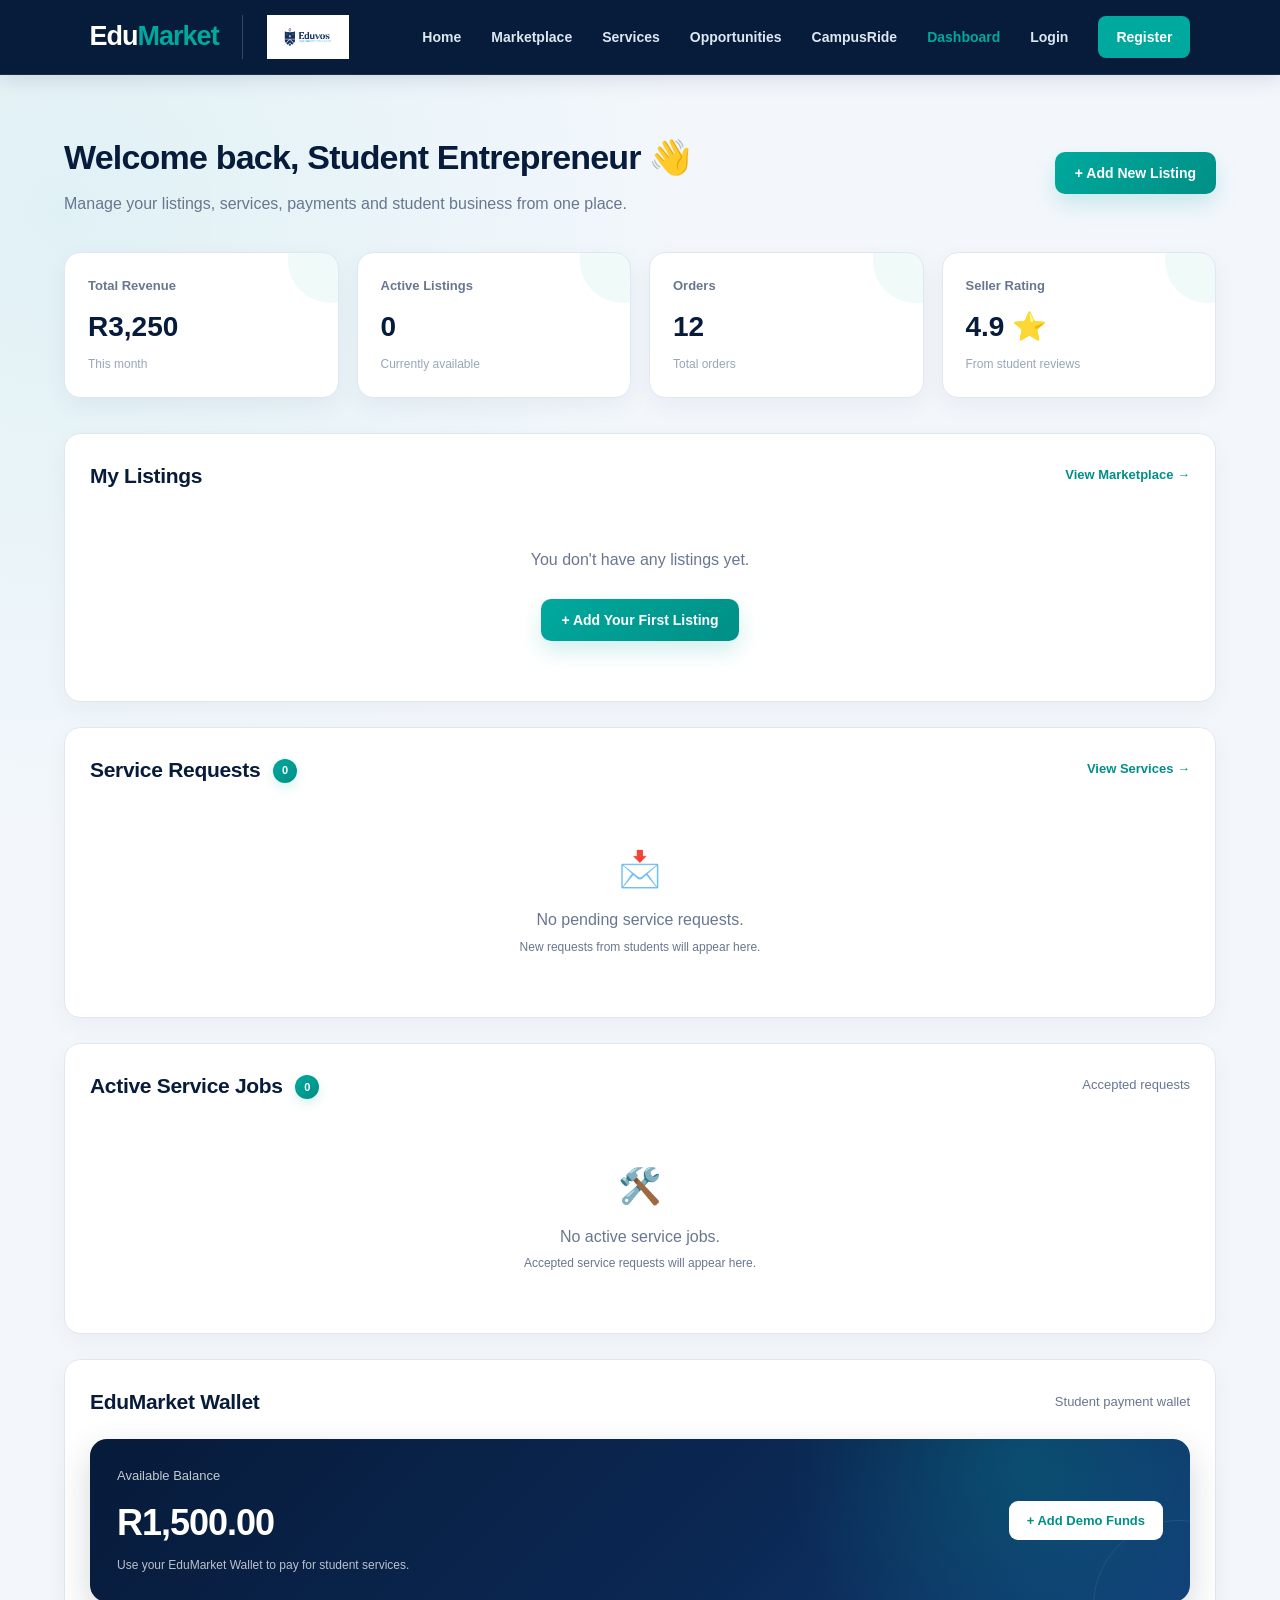
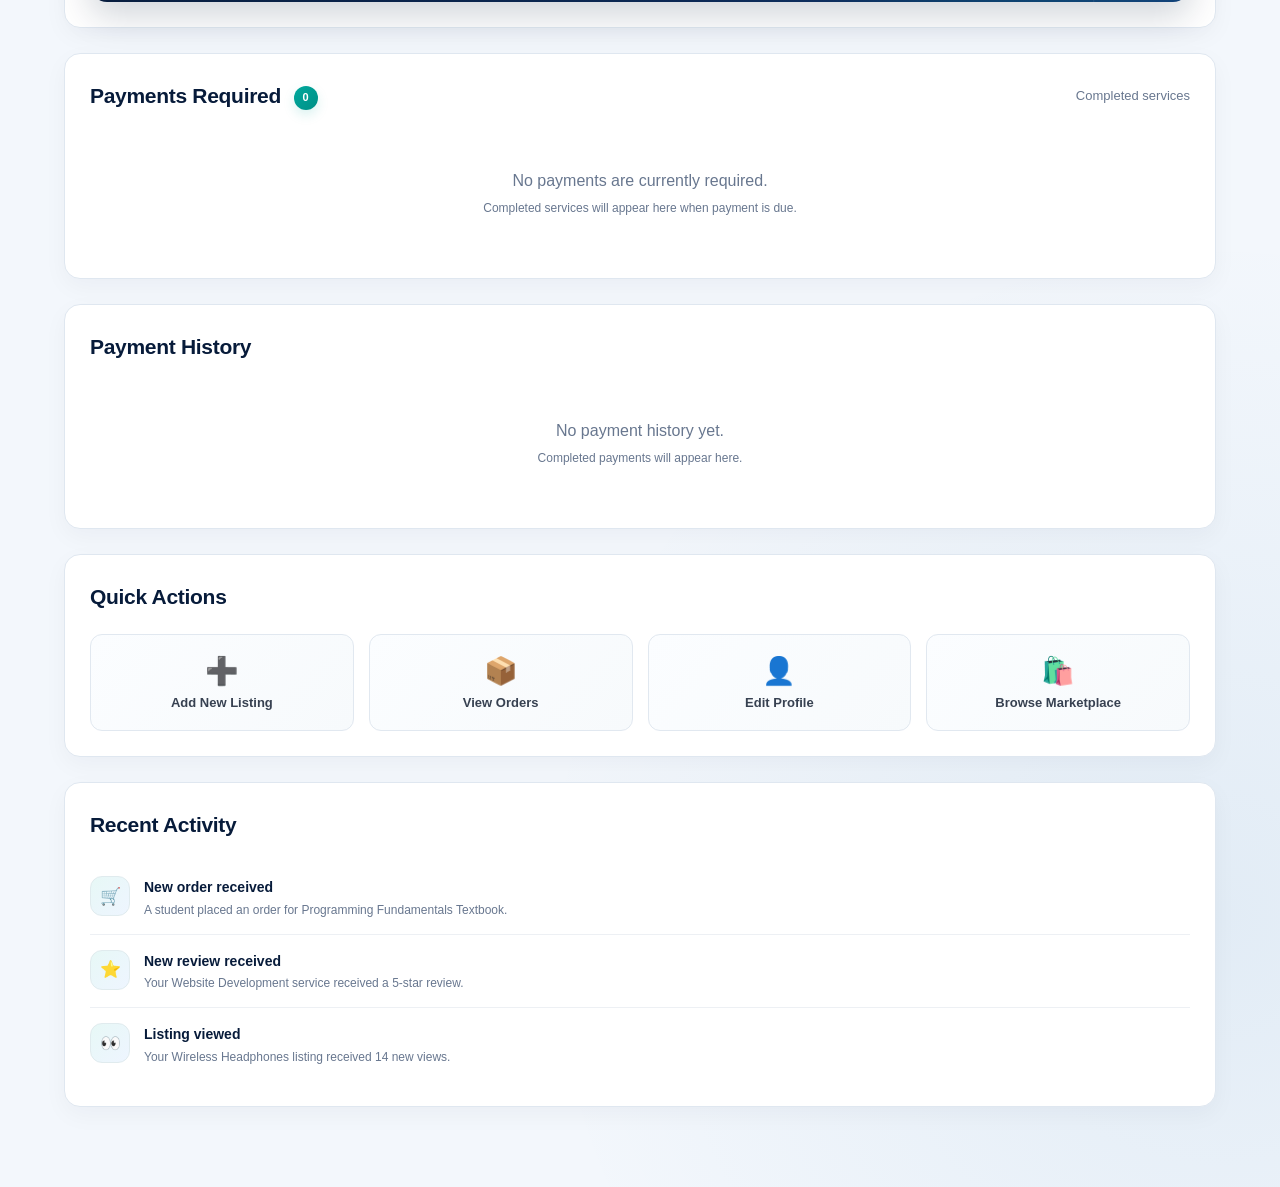
<file: web/seller-dashboard.html>
<!DOCTYPE html>
<html lang="en">

<head>

    <meta charset="UTF-8">

    <meta
        name="viewport"
        content="width=device-width, initial-scale=1.0">

    <title>Seller Dashboard | EduMarket</title>

    <link
        rel="stylesheet"
        href="css/style.css">

    <style>

        /* =========================================================
           EDUMARKET DASHBOARD THEME
           ========================================================= */

        :root {

            --dash-navy: #071b3a;
            --dash-navy-2: #0b2854;
            --dash-blue: #123f78;

            --dash-teal: #00a99d;
            --dash-teal-dark: #008f86;
            --dash-green: #55b948;

            --dash-bg: #f3f7fc;
            --dash-card: #ffffff;
            --dash-border: #dfe7f0;

            --dash-text: #071b3a;
            --dash-muted: #68778f;

            --dash-soft: #f8fbfe;

        }


        /* =========================================================
           NAVBAR EDUVOS LOGO
           ========================================================= */

        .dashboard-nav {

            display: flex;

            align-items: center;

            gap: 18px;

        }


        .dashboard-eduvos-logo {

            display: flex;

            align-items: center;

            justify-content: center;

            margin-left: 5px;

            padding-left: 18px;

            border-left:
                1px solid
                rgba(255, 255, 255, 0.20);

        }


        .dashboard-eduvos-logo img {

            width: 95px;

            max-height: 44px;

            height: auto;

            object-fit: contain;

            display: block;

        }


        /* =========================================================
           PAGE
           ========================================================= */

        body {

            background: var(--dash-bg);

        }


        .dashboard-page {

            min-height:
                calc(100vh - 72px);

            padding:
                55px 5%;

            background:

                radial-gradient(
                    circle at 5% 5%,
                    rgba(0, 169, 157, 0.08),
                    transparent 22%
                ),

                radial-gradient(
                    circle at 95% 90%,
                    rgba(23, 105, 170, 0.08),
                    transparent 25%
                ),

                var(--dash-bg);

        }


        .dashboard-container {

            max-width: 1200px;

            margin: 0 auto;

        }


        /* =========================================================
           HEADER
           ========================================================= */

        .dashboard-header {

            display: flex;

            justify-content: space-between;

            align-items: center;

            gap: 25px;

            margin-bottom: 35px;

        }


        .dashboard-header h1 {

            font-size: 34px;

            color: var(--dash-navy);

            margin-bottom: 7px;

            letter-spacing: -0.8px;

        }


        .dashboard-header p {

            color: var(--dash-muted);

            line-height: 1.6;

        }


        .add-listing-button {

            display: inline-flex;

            align-items: center;

            justify-content: center;

            border: none;

            background:

                linear-gradient(
                    135deg,
                    var(--dash-teal),
                    var(--dash-teal-dark)
                );

            color: white;

            padding:
                13px 20px;

            border-radius: 10px;

            font-weight: 800;

            font-size: 14px;

            transition: 0.25s ease;

            white-space: nowrap;

            cursor: pointer;

            box-shadow:
                0 10px 22px
                rgba(0, 169, 157, 0.18);

        }


        .add-listing-button:hover {

            transform:
                translateY(-2px);

            box-shadow:
                0 14px 28px
                rgba(0, 169, 157, 0.25);

        }


        /* =========================================================
           STATS
           ========================================================= */

        .dashboard-stats {

            display: grid;

            grid-template-columns:
                repeat(4, 1fr);

            gap: 18px;

            margin-bottom: 35px;

        }


        .stat-card {

            position: relative;

            overflow: hidden;

            background:
                var(--dash-card);

            border:
                1px solid
                var(--dash-border);

            border-radius: 16px;

            padding: 23px;

            box-shadow:
                0 8px 25px
                rgba(7, 27, 58, 0.05);

            transition:

                transform 0.25s ease,
                box-shadow 0.25s ease,
                border-color 0.25s ease;

        }


        .stat-card::after {

            content: "";

            position: absolute;

            width: 85px;

            height: 85px;

            border-radius: 50%;

            background:
                rgba(0, 169, 157, 0.06);

            top: -35px;

            right: -35px;

        }


        .stat-card:hover {

            transform:
                translateY(-3px);

            border-color:
                rgba(0, 169, 157, 0.25);

            box-shadow:
                0 14px 32px
                rgba(7, 27, 58, 0.08);

        }


        .stat-card h3 {

            font-size: 13px;

            color: var(--dash-muted);

            margin-bottom: 8px;

            position: relative;

            z-index: 2;

        }


        .stat-value {

            font-size: 28px;

            font-weight: 900;

            color: var(--dash-navy);

            position: relative;

            z-index: 2;

        }


        .stat-description {

            font-size: 12px;

            color: #98a6b9;

            margin-top: 5px;

            position: relative;

            z-index: 2;

        }


        /* =========================================================
           GENERAL SECTIONS
           ========================================================= */

        .dashboard-section {

            background:
                var(--dash-card);

            border:
                1px solid
                var(--dash-border);

            border-radius: 16px;

            padding: 25px;

            margin-bottom: 25px;

            box-shadow:
                0 8px 25px
                rgba(7, 27, 58, 0.04);

        }


        .dashboard-section-header {

            display: flex;

            justify-content: space-between;

            align-items: center;

            gap: 20px;

            margin-bottom: 20px;

        }


        .dashboard-section-header h2 {

            font-size: 21px;

            color: var(--dash-navy);

            letter-spacing: -0.3px;

        }


        .view-all {

            color:
                var(--dash-teal-dark);

            font-size: 13px;

            font-weight: 800;

            text-decoration: none;

        }


        .view-all:hover {

            color:
                var(--dash-teal);

            text-decoration: underline;

        }


        /* =========================================================
           LISTINGS
           ========================================================= */

        .listing-row {

            display: flex;

            align-items: center;

            justify-content: space-between;

            gap: 20px;

            padding: 17px 0;

            border-bottom:
                1px solid #edf1f5;

        }


        .listing-row:last-child {

            border-bottom: none;

        }


        .listing-main {

            display: flex;

            align-items: center;

            gap: 15px;

            min-width: 0;

        }


        .listing-icon {

            width: 65px;

            height: 65px;

            flex-shrink: 0;

            background:

                linear-gradient(
                    135deg,
                    #eefbf9,
                    #eef5ff
                );

            border-radius: 12px;

            display: flex;

            align-items: center;

            justify-content: center;

            overflow: hidden;

            border:
                1px solid #e0eaf2;

        }


        .listing-icon img {

            width: 100%;

            height: 100%;

            object-fit: cover;

            display: block;

        }


        .listing-placeholder {

            font-size: 12px;

            color: #718096;

            text-align: center;

            padding: 5px;

        }


        .listing-info {

            min-width: 0;

        }


        .listing-info h3 {

            font-size: 16px;

            color: var(--dash-navy);

            margin-bottom: 3px;

        }


        .listing-info p {

            font-size: 13px;

            color: var(--dash-muted);

        }


        .listing-price {

            font-size: 14px;

            font-weight: 800;

            color: var(--dash-teal-dark);

            margin-top: 4px;

        }


        .listing-actions {

            display: flex;

            gap: 8px;

            flex-shrink: 0;

        }


        .edit-button,
        .delete-button {

            border: none;

            padding:
                8px 13px;

            border-radius: 8px;

            font-size: 12px;

            font-weight: 800;

            cursor: pointer;

            transition: 0.2s ease;

        }


        .edit-button {

            background: #e8f7f5;

            color:
                var(--dash-teal-dark);

        }


        .edit-button:hover {

            background: #d8f1ee;

        }


        .delete-button {

            background: #fff0f0;

            color: #b91c1c;

        }


        .delete-button:hover {

            background: #fee2e2;

        }


        .no-listings {

            text-align: center;

            padding: 35px 15px;

            color: var(--dash-muted);

        }


        /* =========================================================
           SERVICE REQUESTS
           ========================================================= */

        .request-card {

            border:
                1px solid #dce9ed;

            border-radius: 13px;

            padding: 20px;

            margin-bottom: 15px;

            background:

                linear-gradient(
                    135deg,
                    #fbfefe,
                    #f8fbfe
                );

            transition: 0.2s ease;

        }


        .request-card:hover {

            border-color:
                rgba(0, 169, 157, 0.24);

            box-shadow:
                0 8px 22px
                rgba(7, 27, 58, 0.05);

        }


        .request-card:last-child {

            margin-bottom: 0;

        }


        .request-header {

            display: flex;

            justify-content: space-between;

            align-items: flex-start;

            gap: 15px;

            margin-bottom: 15px;

        }


        .request-title h3 {

            font-size: 17px;

            color: var(--dash-navy);

            margin-bottom: 5px;

        }


        .request-title p {

            font-size: 13px;

            color: var(--dash-muted);

        }


        .request-status {

            display: inline-block;

            padding:
                6px 11px;

            border-radius: 20px;

            background: #e8f8f6;

            color:
                var(--dash-teal-dark);

            font-size: 12px;

            font-weight: 800;

            white-space: nowrap;

        }


        .request-details {

            display: grid;

            grid-template-columns:
                repeat(2, 1fr);

            gap: 12px;

            margin-bottom: 15px;

        }


        .request-detail {

            background: white;

            border:
                1px solid #e8edf3;

            border-radius: 8px;

            padding: 11px;

        }


        .request-detail-label {

            display: block;

            font-size: 11px;

            color: #98a2b3;

            margin-bottom: 3px;

            text-transform: uppercase;

            font-weight: 800;

        }


        .request-detail-value {

            display: block;

            font-size: 13px;

            color: #374151;

            font-weight: 700;

            word-break: break-word;

        }


        .request-message {

            background: white;

            border-left:
                3px solid
                var(--dash-teal);

            padding:
                12px 15px;

            border-radius: 6px;

            margin-bottom: 15px;

        }


        .request-message strong {

            display: block;

            font-size: 12px;

            color: #374151;

            margin-bottom: 5px;

        }


        .request-message p {

            font-size: 13px;

            color: var(--dash-muted);

            line-height: 1.5;

            margin: 0;

        }


        .request-actions {

            display: flex;

            gap: 8px;

        }


        .accept-request-button,
        .decline-request-button {

            border: none;

            padding:
                9px 15px;

            border-radius: 8px;

            font-size: 12px;

            font-weight: 800;

            cursor: pointer;

            transition: 0.2s ease;

        }


        .accept-request-button {

            background: #e7f8ee;

            color: #15803d;

        }


        .accept-request-button:hover {

            background: #d5f3df;

        }


        .decline-request-button {

            background: #fff0f0;

            color: #b91c1c;

        }


        .decline-request-button:hover {

            background: #fee2e2;

        }


        .no-requests {

            text-align: center;

            padding: 35px 15px;

            color: var(--dash-muted);

        }


        .no-requests-icon {

            font-size: 35px;

            margin-bottom: 10px;

        }


        .request-count-badge {

            display: inline-flex;

            align-items: center;

            justify-content: center;

            min-width: 24px;

            height: 24px;

            padding: 0 7px;

            margin-left: 7px;

            border-radius: 20px;

            background:

                linear-gradient(
                    135deg,
                    var(--dash-teal),
                    var(--dash-teal-dark)
                );

            color: white;

            font-size: 11px;

            font-weight: 800;

            vertical-align: middle;

            box-shadow:
                0 5px 12px
                rgba(0, 169, 157, 0.15);

        }


        /* =========================================================
           ACTIVE JOBS
           ========================================================= */

        .job-card {

            border:
                1px solid #dce6f0;

            border-radius: 13px;

            padding: 20px;

            margin-bottom: 15px;

            background:

                linear-gradient(
                    135deg,
                    #f8fbff,
                    #f7fcfc
                );

        }


        .job-card:last-child {

            margin-bottom: 0;

        }


        .job-header {

            display: flex;

            justify-content: space-between;

            align-items: flex-start;

            gap: 15px;

            margin-bottom: 15px;

        }


        .job-title h3 {

            font-size: 17px;

            color: var(--dash-navy);

            margin-bottom: 5px;

        }


        .job-title p {

            font-size: 13px;

            color: var(--dash-muted);

        }


        .job-status {

            display: inline-block;

            padding:
                6px 11px;

            border-radius: 20px;

            background: #e7f7f5;

            color:
                var(--dash-teal-dark);

            font-size: 12px;

            font-weight: 800;

            white-space: nowrap;

        }


        .job-details {

            display: grid;

            grid-template-columns:
                repeat(2, 1fr);

            gap: 12px;

            margin-bottom: 15px;

        }


        .job-detail {

            background: white;

            border:
                1px solid #e5eaf1;

            border-radius: 8px;

            padding: 11px;

        }


        .job-detail-label {

            display: block;

            font-size: 11px;

            color: #98a2b3;

            margin-bottom: 3px;

            text-transform: uppercase;

            font-weight: 800;

        }


        .job-detail-value {

            display: block;

            font-size: 13px;

            color: #374151;

            font-weight: 700;

            word-break: break-word;

        }


        .job-message {

            background: white;

            padding:
                12px 15px;

            border-radius: 6px;

            margin-bottom: 15px;

            border-left:
                3px solid
                var(--dash-blue);

        }


        .job-message strong {

            display: block;

            font-size: 12px;

            color: #374151;

            margin-bottom: 5px;

        }


        .job-message p {

            margin: 0;

            font-size: 13px;

            line-height: 1.5;

            color: var(--dash-muted);

        }


        .complete-job-button {

            border: none;

            background:

                linear-gradient(
                    135deg,
                    var(--dash-teal),
                    var(--dash-teal-dark)
                );

            color: white;

            padding:
                10px 17px;

            border-radius: 8px;

            font-size: 12px;

            font-weight: 800;

            cursor: pointer;

            box-shadow:
                0 7px 15px
                rgba(0, 169, 157, 0.14);

        }


        .complete-job-button:hover {

            transform:
                translateY(-1px);

            box-shadow:
                0 10px 19px
                rgba(0, 169, 157, 0.20);

        }


        .no-jobs {

            text-align: center;

            padding: 35px 15px;

            color: var(--dash-muted);

        }


        .no-jobs-icon {

            font-size: 35px;

            margin-bottom: 10px;

        }


        /* =========================================================
           WALLET
           ========================================================= */

        .wallet-card {

            position: relative;

            overflow: hidden;

            background:

                radial-gradient(
                    circle at 85% 15%,
                    rgba(0, 169, 157, 0.24),
                    transparent 25%
                ),

                linear-gradient(
                    135deg,
                    var(--dash-navy),
                    var(--dash-navy-2) 60%,
                    var(--dash-blue)
                );

            border-radius: 17px;

            padding: 27px;

            color: white;

            display: flex;

            justify-content: space-between;

            align-items: center;

            gap: 25px;

            box-shadow:
                0 14px 35px
                rgba(7, 27, 58, 0.18);

        }


        .wallet-card::after {

            content: "";

            position: absolute;

            width: 170px;

            height: 170px;

            border:
                1px solid
                rgba(255,255,255,0.08);

            border-radius: 50%;

            right: -75px;

            bottom: -90px;

        }


        .wallet-label {

            font-size: 13px;

            opacity: 0.76;

            margin-bottom: 7px;

        }


        .wallet-balance {

            font-size: 36px;

            font-weight: 900;

            letter-spacing: -1px;

        }


        .wallet-description {

            font-size: 12px;

            opacity: 0.72;

            margin-top: 5px;

        }


        .wallet-button {

            position: relative;

            z-index: 2;

            border: none;

            background: white;

            color:
                var(--dash-teal-dark);

            padding:
                12px 18px;

            border-radius: 9px;

            font-weight: 800;

            font-size: 13px;

            cursor: pointer;

            transition: 0.2s ease;

        }


        .wallet-button:hover {

            background: #eefcf9;

            transform:
                translateY(-1px);

        }


        /* =========================================================
           PAYMENTS
           ========================================================= */

        .payment-card {

            border:
                1px solid #f0dccb;

            background:

                linear-gradient(
                    135deg,
                    #fffdf9,
                    #fffaf5
                );

            border-radius: 13px;

            padding: 20px;

            margin-bottom: 15px;

        }


        .payment-card:last-child {

            margin-bottom: 0;

        }


        .payment-header {

            display: flex;

            justify-content: space-between;

            align-items: flex-start;

            gap: 15px;

            margin-bottom: 15px;

        }


        .payment-title h3 {

            font-size: 17px;

            color: var(--dash-navy);

            margin-bottom: 5px;

        }


        .payment-title p {

            font-size: 13px;

            color: var(--dash-muted);

        }


        .payment-status {

            padding:
                6px 11px;

            border-radius: 20px;

            background: #fff1df;

            color: #c2410c;

            font-size: 12px;

            font-weight: 800;

            white-space: nowrap;

        }


        .paid-status {

            background: #e7f8ee;

            color: #15803d;

        }


        .payment-details {

            display: grid;

            grid-template-columns:
                repeat(3, 1fr);

            gap: 12px;

            margin-bottom: 15px;

        }


        .payment-detail {

            background: white;

            border:
                1px solid #edf0f4;

            border-radius: 8px;

            padding: 11px;

        }


        .payment-detail-label {

            display: block;

            font-size: 11px;

            color: #98a2b3;

            margin-bottom: 3px;

            text-transform: uppercase;

            font-weight: 800;

        }


        .payment-detail-value {

            display: block;

            font-size: 14px;

            color: #374151;

            font-weight: 800;

        }


        .pay-wallet-button {

            border: none;

            background:

                linear-gradient(
                    135deg,
                    var(--dash-teal),
                    var(--dash-teal-dark)
                );

            color: white;

            padding:
                10px 17px;

            border-radius: 8px;

            font-size: 12px;

            font-weight: 800;

            cursor: pointer;

        }


        .pay-wallet-button:hover {

            transform:
                translateY(-1px);

        }


        .no-payments {

            text-align: center;

            padding:
                35px 15px;

            color:
                var(--dash-muted);

        }


        /* =========================================================
           PAYMENT HISTORY
           ========================================================= */

        .history-row {

            display: flex;

            justify-content: space-between;

            align-items: center;

            gap: 20px;

            padding: 15px 0;

            border-bottom:
                1px solid #edf0f4;

        }


        .history-row:last-child {

            border-bottom: none;

        }


        .history-main h3 {

            font-size: 14px;

            color: var(--dash-navy);

            margin-bottom: 4px;

        }


        .history-main p {

            font-size: 12px;

            color: var(--dash-muted);

        }


        .history-amount {

            text-align: right;

            font-weight: 900;

            color: #15803d;

        }


        .history-status {

            font-size: 11px;

            color: #15803d;

            margin-top: 3px;

        }


        /* =========================================================
           QUICK ACTIONS
           ========================================================= */

        .quick-actions {

            display: grid;

            grid-template-columns:
                repeat(4, 1fr);

            gap: 15px;

        }


        .quick-action {

            display: block;

            width: 100%;

            border:
                1px solid #e1e8f0;

            background:

                linear-gradient(
                    135deg,
                    #fbfdff,
                    #f7fafc
                );

            border-radius: 12px;

            padding:
                20px 15px;

            text-align: center;

            font-weight: 800;

            color: #374151;

            transition: 0.25s ease;

            cursor: pointer;

        }


        .quick-action:hover {

            border-color:
                rgba(0, 169, 157, 0.28);

            color:
                var(--dash-teal-dark);

            background:

                linear-gradient(
                    135deg,
                    #f1fcfa,
                    #f5fbff
                );

            transform:
                translateY(-3px);

            box-shadow:
                0 10px 22px
                rgba(7, 27, 58, 0.06);

        }


        .quick-action-icon {

            display: block;

            font-size: 27px;

            margin-bottom: 8px;

        }


        .quick-action-text {

            font-size: 13px;

        }


        /* =========================================================
           ACTIVITY
           ========================================================= */

        .activity-item {

            display: flex;

            align-items: flex-start;

            gap: 14px;

            padding: 15px 0;

            border-bottom:
                1px solid #edf0f4;

        }


        .activity-item:last-child {

            border-bottom: none;

        }


        .activity-icon {

            width: 40px;

            height: 40px;

            flex-shrink: 0;

            background:

                linear-gradient(
                    135deg,
                    #e7f8f6,
                    #eef5ff
                );

            border:
                1px solid #e0ebee;

            border-radius: 12px;

            display: flex;

            align-items: center;

            justify-content: center;

            font-size: 17px;

        }


        .activity-content h3 {

            font-size: 14px;

            color: var(--dash-navy);

            margin-bottom: 2px;

        }


        .activity-content p {

            font-size: 12px;

            color: var(--dash-muted);

            line-height: 1.5;

        }


        /* =========================================================
           RESPONSIVE
           ========================================================= */

        @media (max-width: 1100px) {

            .dashboard-stats {

                grid-template-columns:
                    repeat(2, 1fr);

            }


            .quick-actions {

                grid-template-columns:
                    repeat(2, 1fr);

            }


            .payment-details {

                grid-template-columns:
                    repeat(2, 1fr);

            }

        }


        @media (max-width: 850px) {

            .dashboard-nav {

                gap: 10px;

            }


            .dashboard-eduvos-logo {

                display: none;

            }

        }


        @media (max-width: 700px) {

            .dashboard-page {

                padding:
                    40px 18px;

            }


            .dashboard-header {

                flex-direction: column;

                align-items: flex-start;

            }


            .dashboard-header h1 {

                font-size: 28px;

            }


            .add-listing-button {

                width: 100%;

            }


            .dashboard-stats {

                grid-template-columns: 1fr;

            }


            .quick-actions {

                grid-template-columns:
                    1fr 1fr;

            }


            .listing-row {

                flex-direction: column;

                align-items: flex-start;

            }


            .listing-actions {

                width: 100%;

            }


            .edit-button,
            .delete-button {

                flex: 1;

            }


            .request-header,
            .job-header,
            .payment-header {

                flex-direction: column;

            }


            .request-details,
            .job-details,
            .payment-details {

                grid-template-columns: 1fr;

            }


            .request-actions {

                flex-direction: column;

            }


            .accept-request-button,
            .decline-request-button,
            .complete-job-button,
            .pay-wallet-button {

                width: 100%;

            }


            .wallet-card {

                flex-direction: column;

                align-items: flex-start;

            }


            .wallet-button {

                width: 100%;

            }

        }


        @media (max-width: 450px) {

            .quick-actions {

                grid-template-columns: 1fr;

            }


            .history-row {

                flex-direction: column;

                align-items: flex-start;

            }


            .history-amount {

                text-align: left;

            }

        }

    </style>

</head>



<body>


<!-- =========================================================
     NAVIGATION
     ========================================================= -->

<header class="navbar">


    <div class="dashboard-nav">


        <a
            href="index.html"
            class="logo">

            Edu<span>Market</span>

        </a>


        <!-- ACTUAL EDUVOS LOGO -->

        <div class="dashboard-eduvos-logo">

            <img
                src="images/eduvos.png"
                alt="Eduvos Logo">

        </div>


    </div>


    <nav class="nav-links">


        <a href="index.html">
            Home
        </a>


        <a href="marketplace.html">
            Marketplace
        </a>


        <a href="services.html">
            Services
        </a>


        <a href="opportunities.html">
            Opportunities
        </a>


        <a href="campusride.html">
            CampusRide
        </a>


        <a
            href="seller-dashboard.html"
            class="active">

            Dashboard

        </a>


        <a href="login.html">
            Login
        </a>


        <a
            href="register.html"
            class="register-button">

            Register

        </a>


    </nav>

</header>



<!-- =========================================================
     DASHBOARD
     ========================================================= -->

<main class="dashboard-page">

    <div class="dashboard-container">


        <!-- =====================================================
             HEADER
             ===================================================== -->

        <div class="dashboard-header">


            <div>

                <h1>
                    Welcome back, Student Entrepreneur 👋
                </h1>


                <p>
                    Manage your listings, services,
                    payments and student business from one place.
                </p>

            </div>


            <button
                type="button"
                class="add-listing-button"
                onclick="goToAddListing()">

                + Add New Listing

            </button>


        </div>



        <!-- =====================================================
             STATS
             ===================================================== -->

        <section class="dashboard-stats">


            <div class="stat-card">


                <h3>
                    Total Revenue
                </h3>


                <div
                    class="stat-value"
                    id="totalRevenue">

                    R3,250

                </div>


                <div class="stat-description">
                    This month
                </div>


            </div>



            <div class="stat-card">


                <h3>
                    Active Listings
                </h3>


                <div
                    class="stat-value"
                    id="activeListingsCount">

                    0

                </div>


                <div class="stat-description">
                    Currently available
                </div>


            </div>



            <div class="stat-card">


                <h3>
                    Orders
                </h3>


                <div class="stat-value">
                    12
                </div>


                <div class="stat-description">
                    Total orders
                </div>


            </div>



            <div class="stat-card">


                <h3>
                    Seller Rating
                </h3>


                <div class="stat-value">
                    4.9 ⭐
                </div>


                <div class="stat-description">
                    From student reviews
                </div>


            </div>


        </section>



        <!-- =====================================================
             MY LISTINGS
             ===================================================== -->

        <section class="dashboard-section">


            <div class="dashboard-section-header">


                <h2>
                    My Listings
                </h2>


                <a
                    href="marketplace.html"
                    class="view-all">

                    View Marketplace →

                </a>


            </div>


            <div
                id="sellerListings">
            </div>


        </section>



        <!-- =====================================================
             SERVICE REQUESTS
             ===================================================== -->

        <section class="dashboard-section">


            <div class="dashboard-section-header">


                <h2>

                    Service Requests

                    <span
                        id="serviceRequestCount"
                        class="request-count-badge">

                        0

                    </span>

                </h2>


                <a
                    href="services.html"
                    class="view-all">

                    View Services →

                </a>


            </div>


            <div
                id="serviceRequestsContainer">
            </div>


        </section>



        <!-- =====================================================
             ACTIVE SERVICE JOBS
             ===================================================== -->

        <section class="dashboard-section">


            <div class="dashboard-section-header">


                <h2>

                    Active Service Jobs

                    <span
                        id="activeJobCount"
                        class="request-count-badge">

                        0

                    </span>

                </h2>


                <span
                    style="
                        font-size:13px;
                        color:#68778f;
                    ">

                    Accepted requests

                </span>


            </div>


            <div
                id="activeJobsContainer">
            </div>


        </section>



        <!-- =====================================================
             WALLET
             ===================================================== -->

        <section class="dashboard-section">


            <div class="dashboard-section-header">


                <h2>
                    EduMarket Wallet
                </h2>


                <span
                    style="
                        font-size:13px;
                        color:#68778f;
                    ">

                    Student payment wallet

                </span>


            </div>


            <div class="wallet-card">


                <div>


                    <div class="wallet-label">
                        Available Balance
                    </div>


                    <div
                        class="wallet-balance"
                        id="walletBalance">

                        R1,500.00

                    </div>


                    <div class="wallet-description">

                        Use your EduMarket Wallet
                        to pay for student services.

                    </div>


                </div>


                <button
                    type="button"
                    class="wallet-button"
                    onclick="addWalletFunds()">

                    + Add Demo Funds

                </button>


            </div>


        </section>



        <!-- =====================================================
             PAYMENTS REQUIRED
             ===================================================== -->

        <section class="dashboard-section">


            <div class="dashboard-section-header">


                <h2>

                    Payments Required

                    <span
                        id="paymentRequiredCount"
                        class="request-count-badge">

                        0

                    </span>

                </h2>


                <span
                    style="
                        font-size:13px;
                        color:#68778f;
                    ">

                    Completed services

                </span>


            </div>


            <div
                id="paymentsRequiredContainer">
            </div>


        </section>



        <!-- =====================================================
             PAYMENT HISTORY
             ===================================================== -->

        <section class="dashboard-section">


            <div class="dashboard-section-header">


                <h2>
                    Payment History
                </h2>


            </div>


            <div
                id="paymentHistoryContainer">
            </div>


        </section>



        <!-- =====================================================
             QUICK ACTIONS
             ===================================================== -->

        <section class="dashboard-section">


            <div class="dashboard-section-header">

                <h2>
                    Quick Actions
                </h2>

            </div>


            <div class="quick-actions">


                <button
                    type="button"
                    class="quick-action"
                    onclick="goToAddListing()">

                    <span class="quick-action-icon">
                        ➕
                    </span>

                    <span class="quick-action-text">
                        Add New Listing
                    </span>

                </button>



                <button
                    type="button"
                    class="quick-action"
                    onclick="viewOrders()">

                    <span class="quick-action-icon">
                        📦
                    </span>

                    <span class="quick-action-text">
                        View Orders
                    </span>

                </button>



                <button
                    type="button"
                    class="quick-action"
                    onclick="editProfile()">

                    <span class="quick-action-icon">
                        👤
                    </span>

                    <span class="quick-action-text">
                        Edit Profile
                    </span>

                </button>



                <button
                    type="button"
                    class="quick-action"
                    onclick="goToMarketplace()">

                    <span class="quick-action-icon">
                        🛍️
                    </span>

                    <span class="quick-action-text">
                        Browse Marketplace
                    </span>

                </button>


            </div>


        </section>



        <!-- =====================================================
             RECENT ACTIVITY
             ===================================================== -->

        <section class="dashboard-section">


            <div class="dashboard-section-header">


                <h2>
                    Recent Activity
                </h2>


            </div>



            <div class="activity-item">


                <div class="activity-icon">
                    🛒
                </div>


                <div class="activity-content">


                    <h3>
                        New order received
                    </h3>


                    <p>
                        A student placed an order for
                        Programming Fundamentals Textbook.
                    </p>


                </div>


            </div>



            <div class="activity-item">


                <div class="activity-icon">
                    ⭐
                </div>


                <div class="activity-content">


                    <h3>
                        New review received
                    </h3>


                    <p>
                        Your Website Development service
                        received a 5-star review.
                    </p>


                </div>


            </div>



            <div class="activity-item">


                <div class="activity-icon">
                    👀
                </div>


                <div class="activity-content">


                    <h3>
                        Listing viewed
                    </h3>


                    <p>
                        Your Wireless Headphones listing
                        received 14 new views.
                    </p>


                </div>


            </div>


        </section>


    </div>

</main>



<script>


/* =========================================================
   ADD LISTING
   ========================================================= */

function goToAddListing() {

    window.location.href =
        "add-listing.html";

}



/* =========================================================
   MARKETPLACE
   ========================================================= */

function goToMarketplace() {

    window.location.href =
        "marketplace.html";

}



/* =========================================================
   LOAD SELLER LISTINGS
   ========================================================= */

function loadSellerListings() {

    const listingsContainer =
        document.getElementById(
            "sellerListings"
        );


    const countElement =
        document.getElementById(
            "activeListingsCount"
        );


    let listings = [];


    try {

        const savedListings =
            localStorage.getItem(
                "eduMarketListings"
            );


        if (savedListings) {

            listings =
                JSON.parse(
                    savedListings
                );

        }

    } catch (error) {

        console.error(
            "Could not load EduMarket listings:",
            error
        );

    }


    countElement.textContent =
        listings.length;


    if (listings.length === 0) {

        listingsContainer.innerHTML = `

            <div class="no-listings">

                <p>
                    You don't have any listings yet.
                </p>

                <br>

                <button
                    type="button"
                    class="add-listing-button"
                    onclick="goToAddListing()">

                    + Add Your First Listing

                </button>

            </div>

        `;

        return;

    }


    listingsContainer.innerHTML = "";


    listings.forEach(
        function(listing) {

            const row =
                document.createElement(
                    "div"
                );


            row.className =
                "listing-row";


            const main =
                document.createElement(
                    "div"
                );


            main.className =
                "listing-main";


            const icon =
                document.createElement(
                    "div"
                );


            icon.className =
                "listing-icon";


            if (
                listing.image &&
                typeof listing.image === "string" &&
                listing.image.startsWith(
                    "data:image/"
                )
            ) {

                const image =
                    document.createElement(
                        "img"
                    );


                image.src =
                    listing.image;


                image.alt =
                    listing.title ||
                    "Listing image";


                icon.appendChild(
                    image
                );

            } else {

                const placeholder =
                    document.createElement(
                        "div"
                    );


                placeholder.className =
                    "listing-placeholder";


                placeholder.textContent =
                    "No image";


                icon.appendChild(
                    placeholder
                );

            }


            const info =
                document.createElement(
                    "div"
                );


            info.className =
                "listing-info";


            const title =
                document.createElement(
                    "h3"
                );


            title.textContent =
                listing.title ||
                "Untitled Listing";


            const details =
                document.createElement(
                    "p"
                );


            details.textContent =
                `${formatCategory(listing.category)} • ${listing.location || "No location"}`;


            const price =
                document.createElement(
                    "div"
                );


            price.className =
                "listing-price";


            price.textContent =
                formatPrice(listing);


            info.appendChild(
                title
            );


            info.appendChild(
                details
            );


            info.appendChild(
                price
            );


            main.appendChild(
                icon
            );


            main.appendChild(
                info
            );


            const actions =
                document.createElement(
                    "div"
                );


            actions.className =
                "listing-actions";


            const editButton =
                document.createElement(
                    "button"
                );


            editButton.className =
                "edit-button";


            editButton.textContent =
                "Edit";


            editButton.onclick =
                function() {

                    editListing(
                        listing.id
                    );

                };


            const deleteButton =
                document.createElement(
                    "button"
                );


            deleteButton.className =
                "delete-button";


            deleteButton.textContent =
                "Delete";


            deleteButton.onclick =
                function() {

                    deleteListing(
                        listing.id,
                        listing.title
                    );

                };


            actions.appendChild(
                editButton
            );


            actions.appendChild(
                deleteButton
            );


            row.appendChild(
                main
            );


            row.appendChild(
                actions
            );


            listingsContainer.appendChild(
                row
            );

        }
    );

}



/* =========================================================
   FORMAT CATEGORY
   ========================================================= */

function formatCategory(category) {

    if (!category) {

        return "Other";

    }


    return category
        .replace(/[-_]/g, " ")
        .replace(/\b\w/g, function(letter) {

            return letter.toUpperCase();

        });

}



/* =========================================================
   FORMAT PRICE
   ========================================================= */

function formatPrice(listing) {

    if (!listing.price) {

        return "Price not specified";

    }


    const price =
        Number(listing.price);


    if (Number.isNaN(price)) {

        return listing.price;

    }


    const formatted =
        "R" +
        price.toLocaleString(
            "en-ZA"
        );


    if (
        listing.priceType === "once"
    ) {

        return formatted;

    }


    return "From " + formatted;

}



/* =========================================================
   EDIT LISTING
   ========================================================= */

function editListing(listingId) {

    alert(
        "Edit Listing\n\n" +
        "Listing ID: " +
        listingId +
        "\n\n" +
        "The full editing system will be connected later."
    );

}



/* =========================================================
   DELETE LISTING
   ========================================================= */

function deleteListing(
    listingId,
    listingName
) {

    const confirmed =
        confirm(
            "Are you sure you want to delete:\n\n" +
            listingName +
            "?"
        );


    if (!confirmed) {

        return;

    }


    let listings = [];


    try {

        listings =
            JSON.parse(
                localStorage.getItem(
                    "eduMarketListings"
                )
            ) || [];

    } catch (error) {

        console.error(error);

        return;

    }


    listings =
        listings.filter(
            function(listing) {

                return (
                    String(listing.id) !==
                    String(listingId)
                );

            }
        );


    localStorage.setItem(
        "eduMarketListings",
        JSON.stringify(listings)
    );


    loadSellerListings();

}



/* =========================================================
   LOAD SERVICE REQUESTS
   ========================================================= */

function loadServiceRequests() {

    const container =
        document.getElementById(
            "serviceRequestsContainer"
        );


    const countElement =
        document.getElementById(
            "serviceRequestCount"
        );


    let requests = [];


    try {

        const savedRequests =
            localStorage.getItem(
                "eduMarketServiceRequests"
            );


        if (savedRequests) {

            requests =
                JSON.parse(
                    savedRequests
                );

        }

    } catch (error) {

        console.error(
            "Could not load service requests:",
            error
        );

    }


    const pendingRequests =
        requests.filter(
            function(request) {

                return (
                    !request.status ||
                    request.status ===
                    "Pending"
                );

            }
        );


    countElement.textContent =
        pendingRequests.length;


    if (
        pendingRequests.length === 0
    ) {

        container.innerHTML = `

            <div class="no-requests">

                <div class="no-requests-icon">
                    📩
                </div>

                <p>
                    No pending service requests.
                </p>

                <p
                    style="
                        margin-top:5px;
                        font-size:12px;
                    ">

                    New requests from students
                    will appear here.

                </p>

            </div>

        `;

        return;

    }


    container.innerHTML = "";


    pendingRequests.forEach(
        function(request) {

            container.appendChild(
                createRequestCard(
                    request
                )
            );

        }
    );

}



/* =========================================================
   CREATE REQUEST CARD
   ========================================================= */

function createRequestCard(request) {

    const card =
        document.createElement(
            "div"
        );


    card.className =
        "request-card";


    const header =
        document.createElement(
            "div"
        );


    header.className =
        "request-header";


    const title =
        document.createElement(
            "div"
        );


    title.className =
        "request-title";


    const serviceTitle =
        document.createElement(
            "h3"
        );


    serviceTitle.textContent =
        request.serviceTitle ||
        "Service Request";


    const requester =
        document.createElement(
            "p"
        );


    requester.textContent =
        "Requested by " +
        (
            request.requesterName ||
            "Student"
        );


    title.appendChild(
        serviceTitle
    );


    title.appendChild(
        requester
    );


    const status =
        document.createElement(
            "span"
        );


    status.className =
        "request-status";


    status.textContent =
        "Pending";


    header.appendChild(
        title
    );


    header.appendChild(
        status
    );


    const details =
        document.createElement(
            "div"
        );


    details.className =
        "request-details";


    createRequestDetail(
        details,
        "Preferred Date",
        request.requestedDate ||
        "Not specified"
    );


    createRequestDetail(
        details,
        "Student Budget",
        request.budget
            ? "R" +
              Number(
                  request.budget
              ).toLocaleString(
                  "en-ZA"
              )
            : "Not specified"
    );


    createRequestDetail(
        details,
        "Contact",
        request.requesterContact ||
        "Not provided"
    );


    createRequestDetail(
        details,
        "Provider",
        request.provider ||
        "You"
    );


    const message =
        document.createElement(
            "div"
        );


    message.className =
        "request-message";


    const messageTitle =
        document.createElement(
            "strong"
        );


    messageTitle.textContent =
        "Student Message";


    const messageText =
        document.createElement(
            "p"
        );


    messageText.textContent =
        request.message ||
        "No message provided.";


    message.appendChild(
        messageTitle
    );


    message.appendChild(
        messageText
    );


    const actions =
        document.createElement(
            "div"
        );


    actions.className =
        "request-actions";


    const acceptButton =
        document.createElement(
            "button"
        );


    acceptButton.type =
        "button";


    acceptButton.className =
        "accept-request-button";


    acceptButton.textContent =
        "Accept Request";


    acceptButton.onclick =
        function() {

            acceptServiceRequest(
                request.id
            );

        };


    const declineButton =
        document.createElement(
            "button"
        );


    declineButton.type =
        "button";


    declineButton.className =
        "decline-request-button";


    declineButton.textContent =
        "Decline Request";


    declineButton.onclick =
        function() {

            updateRequestStatus(
                request.id,
                "Declined"
            );

        };


    actions.appendChild(
        acceptButton
    );


    actions.appendChild(
        declineButton
    );


    card.appendChild(
        header
    );


    card.appendChild(
        details
    );


    card.appendChild(
        message
    );


    card.appendChild(
        actions
    );


    return card;

}



/* =========================================================
   CREATE REQUEST DETAIL
   ========================================================= */

function createRequestDetail(
    parent,
    label,
    value
) {

    const detail =
        document.createElement(
            "div"
        );


    detail.className =
        "request-detail";


    const labelElement =
        document.createElement(
            "span"
        );


    labelElement.className =
        "request-detail-label";


    labelElement.textContent =
        label;


    const valueElement =
        document.createElement(
            "span"
        );


    valueElement.className =
        "request-detail-value";


    valueElement.textContent =
        value;


    detail.appendChild(
        labelElement
    );


    detail.appendChild(
        valueElement
    );


    parent.appendChild(
        detail
    );

}



/* =========================================================
   ACCEPT SERVICE REQUEST
   ========================================================= */

function acceptServiceRequest(
    requestId
) {

    let requests = [];


    try {

        requests =
            JSON.parse(
                localStorage.getItem(
                    "eduMarketServiceRequests"
                )
            ) || [];

    } catch (error) {

        console.error(error);

        return;

    }


    let acceptedRequest = null;


    requests =
        requests.map(
            function(request) {

                if (
                    String(request.id) ===
                    String(requestId)
                ) {

                    request.status =
                        "Accepted";


                    request.acceptedAt =
                        new Date().toISOString();


                    acceptedRequest =
                        request;

                }


                return request;

            }
        );


    if (!acceptedRequest) {

        alert(
            "Could not find this service request."
        );

        return;

    }


    localStorage.setItem(
        "eduMarketServiceRequests",
        JSON.stringify(requests)
    );


    createActiveJob(
        acceptedRequest
    );


    loadServiceRequests();

    loadActiveJobs();


    alert(
        "Service request accepted!\n\n" +
        "The service has been added to your Active Service Jobs."
    );

}



/* =========================================================
   CREATE ACTIVE JOB
   ========================================================= */

function createActiveJob(request) {

    let jobs = [];


    try {

        jobs =
            JSON.parse(
                localStorage.getItem(
                    "eduMarketActiveJobs"
                )
            ) || [];

    } catch (error) {

        console.error(error);

    }


    const alreadyExists =
        jobs.some(
            function(job) {

                return (
                    String(job.requestId) ===
                    String(request.id)
                );

            }
        );


    if (alreadyExists) {

        return;

    }


    const job = {

        id:
            Date.now(),

        requestId:
            request.id,

        serviceId:
            request.serviceId,

        serviceTitle:
            request.serviceTitle,

        provider:
            request.provider,

        providerContact:
            request.providerContact,

        requesterName:
            request.requesterName,

        requesterContact:
            request.requesterContact,

        requestedDate:
            request.requestedDate,

        budget:
            request.budget,

        message:
            request.message,

        status:
            "Active",

        createdAt:
            new Date().toISOString(),

        startedAt:
            new Date().toISOString()

    };


    jobs.push(job);


    localStorage.setItem(
        "eduMarketActiveJobs",
        JSON.stringify(jobs)
    );

}



/* =========================================================
   LOAD ACTIVE JOBS
   ========================================================= */

function loadActiveJobs() {

    const container =
        document.getElementById(
            "activeJobsContainer"
        );


    const countElement =
        document.getElementById(
            "activeJobCount"
        );


    let jobs = [];


    try {

        jobs =
            JSON.parse(
                localStorage.getItem(
                    "eduMarketActiveJobs"
                )
            ) || [];

    } catch (error) {

        console.error(
            "Could not load active jobs:",
            error
        );

    }


    const activeJobs =
        jobs.filter(
            function(job) {

                return (
                    job.status ===
                    "Active"
                );

            }
        );


    countElement.textContent =
        activeJobs.length;


    if (activeJobs.length === 0) {

        container.innerHTML = `

            <div class="no-jobs">

                <div class="no-jobs-icon">
                    🛠️
                </div>

                <p>
                    No active service jobs.
                </p>

                <p
                    style="
                        margin-top:5px;
                        font-size:12px;
                    ">

                    Accepted service requests
                    will appear here.

                </p>

            </div>

        `;

        return;

    }


    container.innerHTML = "";


    activeJobs.forEach(
        function(job) {

            const card =
                document.createElement(
                    "div"
                );


            card.className =
                "job-card";


            const header =
                document.createElement(
                    "div"
                );


            header.className =
                "job-header";


            const title =
                document.createElement(
                    "div"
                );


            title.className =
                "job-title";


            const serviceTitle =
                document.createElement(
                    "h3"
                );


            serviceTitle.textContent =
                job.serviceTitle ||
                "Service Job";


            const requester =
                document.createElement(
                    "p"
                );


            requester.textContent =
                "Customer: " +
                (
                    job.requesterName ||
                    "Student"
                );


            title.appendChild(
                serviceTitle
            );


            title.appendChild(
                requester
            );


            const status =
                document.createElement(
                    "span"
                );


            status.className =
                "job-status";


            status.textContent =
                "Active";


            header.appendChild(
                title
            );


            header.appendChild(
                status
            );


            const details =
                document.createElement(
                    "div"
                );


            details.className =
                "job-details";


            createJobDetail(
                details,
                "Service Date",
                job.requestedDate ||
                "Not specified"
            );


            createJobDetail(
                details,
                "Agreed Budget",
                job.budget
                    ? "R" +
                      Number(
                          job.budget
                      ).toLocaleString(
                          "en-ZA"
                      )
                    : "Not specified"
            );


            createJobDetail(
                details,
                "Customer Contact",
                job.requesterContact ||
                "Not provided"
            );


            createJobDetail(
                details,
                "Started",
                formatJobDate(
                    job.startedAt
                )
            );


            const message =
                document.createElement(
                    "div"
                );


            message.className =
                "job-message";


            const messageTitle =
                document.createElement(
                    "strong"
                );


            messageTitle.textContent =
                "Original Request";


            const messageText =
                document.createElement(
                    "p"
                );


            messageText.textContent =
                job.message ||
                "No message provided.";


            message.appendChild(
                messageTitle
            );


            message.appendChild(
                messageText
            );


            const completeButton =
                document.createElement(
                    "button"
                );


            completeButton.type =
                "button";


            completeButton.className =
                "complete-job-button";


            completeButton.textContent =
                "Mark as Completed";


            completeButton.onclick =
                function() {

                    completeServiceJob(
                        job.id
                    );

                };


            card.appendChild(
                header
            );


            card.appendChild(
                details
            );


            card.appendChild(
                message
            );


            card.appendChild(
                completeButton
            );


            container.appendChild(
                card
            );

        }
    );

}



/* =========================================================
   CREATE JOB DETAIL
   ========================================================= */

function createJobDetail(
    parent,
    label,
    value
) {

    const detail =
        document.createElement(
            "div"
        );


    detail.className =
        "job-detail";


    const labelElement =
        document.createElement(
            "span"
        );


    labelElement.className =
        "job-detail-label";


    labelElement.textContent =
        label;


    const valueElement =
        document.createElement(
            "span"
        );


    valueElement.className =
        "job-detail-value";


    valueElement.textContent =
        value;


    detail.appendChild(
        labelElement
    );


    detail.appendChild(
        valueElement
    );


    parent.appendChild(
        detail
    );

}



/* =========================================================
   FORMAT JOB DATE
   ========================================================= */

function formatJobDate(dateValue) {

    if (!dateValue) {

        return "Unknown";

    }


    const date =
        new Date(dateValue);


    if (
        Number.isNaN(
            date.getTime()
        )
    ) {

        return dateValue;

    }


    return date.toLocaleDateString(
        "en-ZA",
        {
            day: "2-digit",
            month: "short",
            year: "numeric"
        }
    );

}



/* =========================================================
   WALLET
   ========================================================= */

function getWalletBalance() {

    const savedBalance =
        localStorage.getItem(
            "eduMarketWalletBalance"
        );


    if (
        savedBalance === null
    ) {

        const startingBalance =
            1500;


        localStorage.setItem(
            "eduMarketWalletBalance",
            String(startingBalance)
        );


        return startingBalance;

    }


    const balance =
        Number(savedBalance);


    if (
        Number.isNaN(balance) ||
        balance < 0
    ) {

        localStorage.setItem(
            "eduMarketWalletBalance",
            "1500"
        );


        return 1500;

    }


    return balance;

}



function updateWalletDisplay() {

    const balanceElement =
        document.getElementById(
            "walletBalance"
        );


    const balance =
        getWalletBalance();


    balanceElement.textContent =
        "R" +
        balance.toLocaleString(
            "en-ZA",
            {
                minimumFractionDigits: 2,

                maximumFractionDigits: 2
            }
        );

}



function addWalletFunds() {

    const amount =
        prompt(
            "Enter demo amount to add to your EduMarket Wallet:",
            "500"
        );


    if (
        amount === null
    ) {

        return;

    }


    const numericAmount =
        Number(amount);


    if (
        Number.isNaN(numericAmount) ||
        numericAmount <= 0
    ) {

        alert(
            "Please enter a valid amount."
        );

        return;

    }


    const currentBalance =
        getWalletBalance();


    const newBalance =
        currentBalance +
        numericAmount;


    localStorage.setItem(
        "eduMarketWalletBalance",
        String(newBalance)
    );


    updateWalletDisplay();


    alert(
        "Funds added successfully!\n\n" +
        "Amount: R" +
        numericAmount.toLocaleString(
            "en-ZA",
            {
                minimumFractionDigits: 2
            }
        ) +
        "\n\n" +
        "New Balance: R" +
        newBalance.toLocaleString(
            "en-ZA",
            {
                minimumFractionDigits: 2
            }
        )
    );

}



/* =========================================================
   LOAD PAYMENTS
   ========================================================= */

function loadPayments() {

    loadPaymentsRequired();

    loadPaymentHistory();

}



/* =========================================================
   LOAD PAYMENTS REQUIRED
   ========================================================= */

function loadPaymentsRequired() {

    const container =
        document.getElementById(
            "paymentsRequiredContainer"
        );


    const countElement =
        document.getElementById(
            "paymentRequiredCount"
        );


    let payments = [];


    try {

        payments =
            JSON.parse(
                localStorage.getItem(
                    "eduMarketPayments"
                )
            ) || [];

    } catch (error) {

        console.error(
            "Could not load payments:",
            error
        );

    }


    const pendingPayments =
        payments.filter(
            function(payment) {

                return (
                    payment.status ===
                    "Payment Required"
                );

            }
        );


    countElement.textContent =
        pendingPayments.length;


    if (
        pendingPayments.length === 0
    ) {

        container.innerHTML = `

            <div class="no-payments">

                <p>
                    No payments are currently required.
                </p>

                <p
                    style="
                        margin-top:5px;
                        font-size:12px;
                    ">

                    Completed services will appear
                    here when payment is due.

                </p>

            </div>

        `;

        return;

    }


    container.innerHTML = "";


    pendingPayments.forEach(
        function(payment) {

            const card =
                document.createElement(
                    "div"
                );


            card.className =
                "payment-card";


            const header =
                document.createElement(
                    "div"
                );


            header.className =
                "payment-header";


            const title =
                document.createElement(
                    "div"
                );


            title.className =
                "payment-title";


            const service =
                document.createElement(
                    "h3"
                );


            service.textContent =
                payment.serviceTitle ||
                "Service Payment";


            const customer =
                document.createElement(
                    "p"
                );


            customer.textContent =
                "Customer: " +
                (
                    payment.requesterName ||
                    "Student"
                );


            title.appendChild(
                service
            );


            title.appendChild(
                customer
            );


            const status =
                document.createElement(
                    "span"
                );


            status.className =
                "payment-status";


            status.textContent =
                "Payment Required";


            header.appendChild(
                title
            );


            header.appendChild(
                status
            );


            const details =
                document.createElement(
                    "div"
                );


            details.className =
                "payment-details";


            createPaymentDetail(
                details,
                "Amount Due",
                formatMoney(
                    payment.amount
                )
            );


            createPaymentDetail(
                details,
                "Service",
                payment.serviceTitle ||
                "Service"
            );


            createPaymentDetail(
                details,
                "Completed",
                formatJobDate(
                    payment.completedAt
                )
            );


            const payButton =
                document.createElement(
                    "button"
                );


            payButton.type =
                "button";


            payButton.className =
                "pay-wallet-button";


            payButton.textContent =
                "Pay from EduMarket Wallet";


            payButton.onclick =
                function() {

                    payFromWallet(
                        payment.id
                    );

                };


            card.appendChild(
                header
            );


            card.appendChild(
                details
            );


            card.appendChild(
                payButton
            );


            container.appendChild(
                card
            );

        }
    );

}



/* =========================================================
   CREATE PAYMENT DETAIL
   ========================================================= */

function createPaymentDetail(
    parent,
    label,
    value
) {

    const detail =
        document.createElement(
            "div"
        );


    detail.className =
        "payment-detail";


    const labelElement =
        document.createElement(
            "span"
        );


    labelElement.className =
        "payment-detail-label";


    labelElement.textContent =
        label;


    const valueElement =
        document.createElement(
            "span"
        );


    valueElement.className =
        "payment-detail-value";


    valueElement.textContent =
        value;


    detail.appendChild(
        labelElement
    );


    detail.appendChild(
        valueElement
    );


    parent.appendChild(
        detail
    );

}



/* =========================================================
   FORMAT MONEY
   ========================================================= */

function formatMoney(amount) {

    const numericAmount =
        Number(amount);


    if (
        Number.isNaN(numericAmount)
    ) {

        return "R0.00";

    }


    return (

        "R" +
        numericAmount.toLocaleString(
            "en-ZA",
            {
                minimumFractionDigits: 2,

                maximumFractionDigits: 2
            }
        )

    );

}



/* =========================================================
   PAY FROM WALLET
   ========================================================= */

function payFromWallet(
    paymentId
) {

    let payments = [];


    try {

        payments =
            JSON.parse(
                localStorage.getItem(
                    "eduMarketPayments"
                )
            ) || [];

    } catch (error) {

        console.error(error);

        return;

    }


    const payment =
        payments.find(
            function(item) {

                return (
                    String(item.id) ===
                    String(paymentId)
                );

            }
        );


    if (!payment) {

        alert(
            "Payment could not be found."
        );

        return;

    }


    if (
        payment.status !==
        "Payment Required"
    ) {

        alert(
            "This payment has already been processed."
        );

        return;

    }


    const amount =
        Number(payment.amount);


    if (
        Number.isNaN(amount) ||
        amount <= 0
    ) {

        alert(
            "Invalid payment amount."
        );

        return;

    }


    const currentBalance =
        getWalletBalance();


    if (
        currentBalance < amount
    ) {

        alert(
            "Insufficient EduMarket Wallet balance.\n\n" +

            "Required: " +
            formatMoney(amount) +

            "\n" +

            "Available: " +
            formatMoney(currentBalance)
        );

        return;

    }


    const confirmed =
        confirm(
            "Confirm Payment\n\n" +

            "Service: " +
            payment.serviceTitle +

            "\n" +

            "Amount: " +
            formatMoney(amount) +

            "\n\n" +

            "Pay from your EduMarket Wallet?"
        );


    if (!confirmed) {

        return;

    }


    const newBalance =
        currentBalance -
        amount;


    localStorage.setItem(
        "eduMarketWalletBalance",
        String(newBalance)
    );


    payments =
        payments.map(
            function(item) {

                if (
                    String(item.id) ===
                    String(paymentId)
                ) {

                    item.status =
                        "Paid";


                    item.paidAt =
                        new Date().toISOString();


                    item.paymentMethod =
                        "EduMarket Wallet";

                }


                return item;

            }
        );


    localStorage.setItem(
        "eduMarketPayments",
        JSON.stringify(payments)
    );


    updateJobAfterPayment(
        payment.jobId
    );


    updateWalletDisplay();

    loadPayments();


    alert(
        "Payment successful! ✅\n\n" +

        "Paid: " +
        formatMoney(amount) +

        "\n" +

        "Remaining Wallet Balance: " +
        formatMoney(newBalance)
    );

}



/* =========================================================
   UPDATE JOB AFTER PAYMENT
   ========================================================= */

function updateJobAfterPayment(
    jobId
) {

    if (!jobId) {

        return;

    }


    let jobs = [];


    try {

        jobs =
            JSON.parse(
                localStorage.getItem(
                    "eduMarketActiveJobs"
                )
            ) || [];

    } catch (error) {

        console.error(error);

        return;

    }


    jobs =
        jobs.map(
            function(job) {

                if (
                    String(job.id) ===
                    String(jobId)
                ) {

                    job.paymentStatus =
                        "Paid";


                    job.paidAt =
                        new Date().toISOString();

                }


                return job;

            }
        );


    localStorage.setItem(
        "eduMarketActiveJobs",
        JSON.stringify(jobs)
    );

}



/* =========================================================
   LOAD PAYMENT HISTORY
   ========================================================= */

function loadPaymentHistory() {

    const container =
        document.getElementById(
            "paymentHistoryContainer"
        );


    let payments = [];


    try {

        payments =
            JSON.parse(
                localStorage.getItem(
                    "eduMarketPayments"
                )
            ) || [];

    } catch (error) {

        console.error(error);

    }


    const paidPayments =
        payments.filter(
            function(payment) {

                return (
                    payment.status ===
                    "Paid"
                );

            }
        ).reverse();


    if (
        paidPayments.length === 0
    ) {

        container.innerHTML = `

            <div class="no-payments">

                <p>
                    No payment history yet.
                </p>

                <p
                    style="
                        margin-top:5px;
                        font-size:12px;
                    ">

                    Completed payments will appear here.

                </p>

            </div>

        `;

        return;

    }


    container.innerHTML = "";


    paidPayments.forEach(
        function(payment) {

            const row =
                document.createElement(
                    "div"
                );


            row.className =
                "history-row";


            const main =
                document.createElement(
                    "div"
                );


            main.className =
                "history-main";


            const title =
                document.createElement(
                    "h3"
                );


            title.textContent =
                payment.serviceTitle ||
                "Service Payment";


            const customer =
                document.createElement(
                    "p"
                );


            customer.textContent =
                "Paid by " +

                (
                    payment.requesterName ||
                    "Student"
                ) +

                " • " +

                formatJobDate(
                    payment.paidAt
                );


            main.appendChild(
                title
            );


            main.appendChild(
                customer
            );


            const amount =
                document.createElement(
                    "div"
                );


            amount.className =
                "history-amount";


            amount.innerHTML =
                `

                    ${formatMoney(payment.amount)}

                    <div class="history-status">
                        Paid ✓
                    </div>

                `;


            row.appendChild(
                main
            );


            row.appendChild(
                amount
            );


            container.appendChild(
                row
            );

        }
    );

}



/* =========================================================
   CREATE PAYMENT FROM COMPLETED JOB
   ========================================================= */

function createPaymentFromJob(
    job
) {

    let payments = [];


    try {

        payments =
            JSON.parse(
                localStorage.getItem(
                    "eduMarketPayments"
                )
            ) || [];

    } catch (error) {

        console.error(error);

    }


    const existingPayment =
        payments.find(
            function(payment) {

                return (
                    String(payment.jobId) ===
                    String(job.id)
                );

            }
        );


    if (existingPayment) {

        return;

    }


    const amount =
        Number(job.budget);


    if (
        Number.isNaN(amount) ||
        amount <= 0
    ) {

        alert(
            "The service was completed, but a valid payment amount could not be created because the agreed budget is missing."
        );

        return;

    }


    const payment = {

        id:
            Date.now(),

        jobId:
            job.id,

        requestId:
            job.requestId,

        serviceId:
            job.serviceId,

        serviceTitle:
            job.serviceTitle,

        provider:
            job.provider,

        providerContact:
            job.providerContact,

        requesterName:
            job.requesterName,

        requesterContact:
            job.requesterContact,

        amount:
            amount,

        status:
            "Payment Required",

        completedAt:
            job.completedAt,

        createdAt:
            new Date().toISOString(),

        paymentMethod:
            null,

        paidAt:
            null

    };


    payments.push(
        payment
    );


    localStorage.setItem(
        "eduMarketPayments",
        JSON.stringify(payments)
    );

}



/* =========================================================
   COMPLETE SERVICE JOB
   ========================================================= */

function completeServiceJob(
    jobId
) {

    const confirmed =
        confirm(
            "Mark this service job as completed?"
        );


    if (!confirmed) {

        return;

    }


    let jobs = [];


    try {

        jobs =
            JSON.parse(
                localStorage.getItem(
                    "eduMarketActiveJobs"
                )
            ) || [];

    } catch (error) {

        console.error(error);

        return;

    }


    let completedJob = null;


    jobs =
        jobs.map(
            function(job) {

                if (
                    String(job.id) ===
                    String(jobId)
                ) {

                    job.status =
                        "Completed";


                    job.completedAt =
                        new Date().toISOString();


                    completedJob =
                        job;

                }


                return job;

            }
        );


    if (!completedJob) {

        alert(
            "Could not find this service job."
        );

        return;

    }


    localStorage.setItem(
        "eduMarketActiveJobs",
        JSON.stringify(jobs)
    );


    createPaymentFromJob(
        completedJob
    );


    loadActiveJobs();

    loadPayments();


    alert(
        "Service job completed! ✅\n\n" +
        "A payment request has now been created."
    );

}



/* =========================================================
   UPDATE REQUEST STATUS
   ========================================================= */

function updateRequestStatus(
    requestId,
    newStatus
) {

    let requests = [];


    try {

        requests =
            JSON.parse(
                localStorage.getItem(
                    "eduMarketServiceRequests"
                )
            ) || [];

    } catch (error) {

        console.error(error);

        return;

    }


    requests =
        requests.map(
            function(request) {

                if (
                    String(request.id) ===
                    String(requestId)
                ) {

                    request.status =
                        newStatus;

                }


                return request;

            }
        );


    localStorage.setItem(
        "eduMarketServiceRequests",
        JSON.stringify(requests)
    );


    loadServiceRequests();


    alert(
        "Service request declined."
    );

}



/* =========================================================
   VIEW ORDERS
   ========================================================= */

function viewOrders() {

    alert(
        "Orders\n\n" +
        "The orders page will be added next."
    );

}



/* =========================================================
   EDIT PROFILE
   ========================================================= */

function editProfile() {

    alert(
        "Edit Profile\n\n" +
        "The seller profile page will be added later."
    );

}



/* =========================================================
   LOAD EVERYTHING
   ========================================================= */

document.addEventListener(
    "DOMContentLoaded",
    function() {

        loadSellerListings();

        loadServiceRequests();

        loadActiveJobs();

        updateWalletDisplay();

        loadPayments();

    }
);

</script>


</body>

</html>
</file>
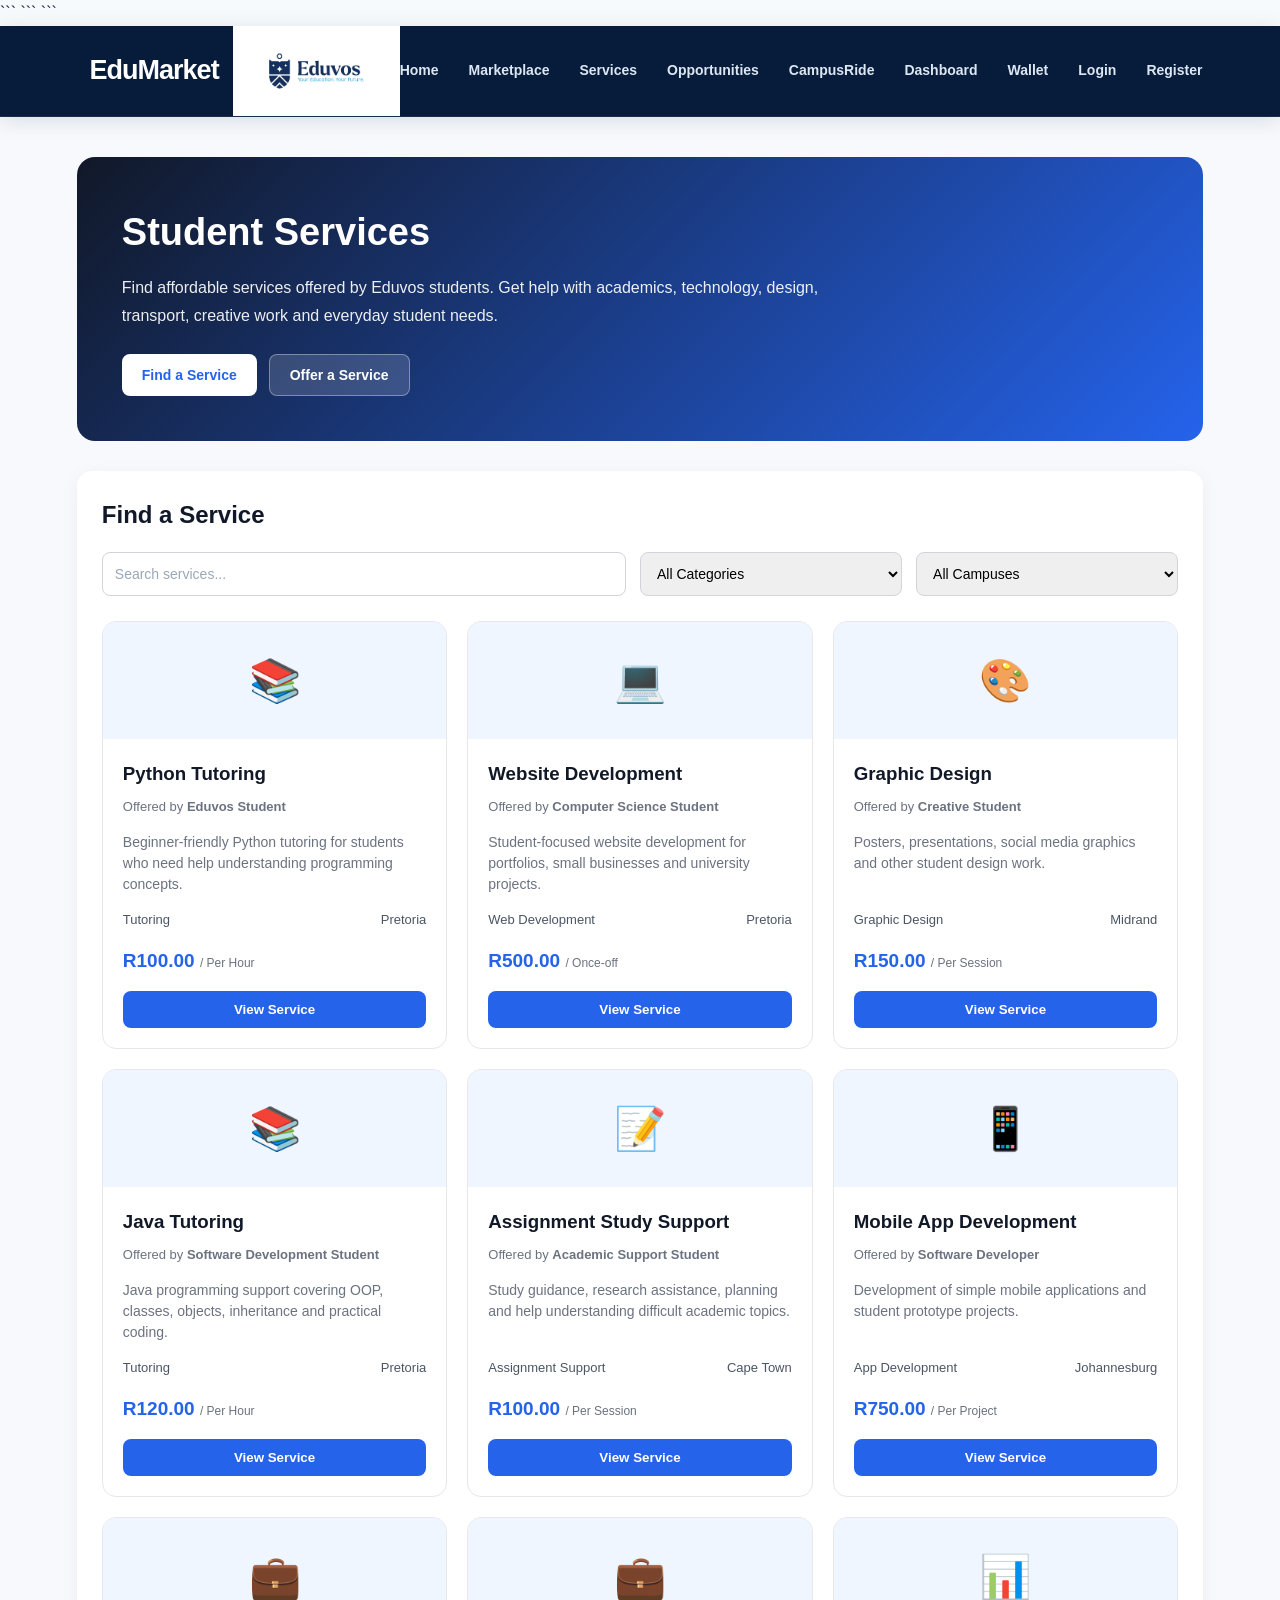
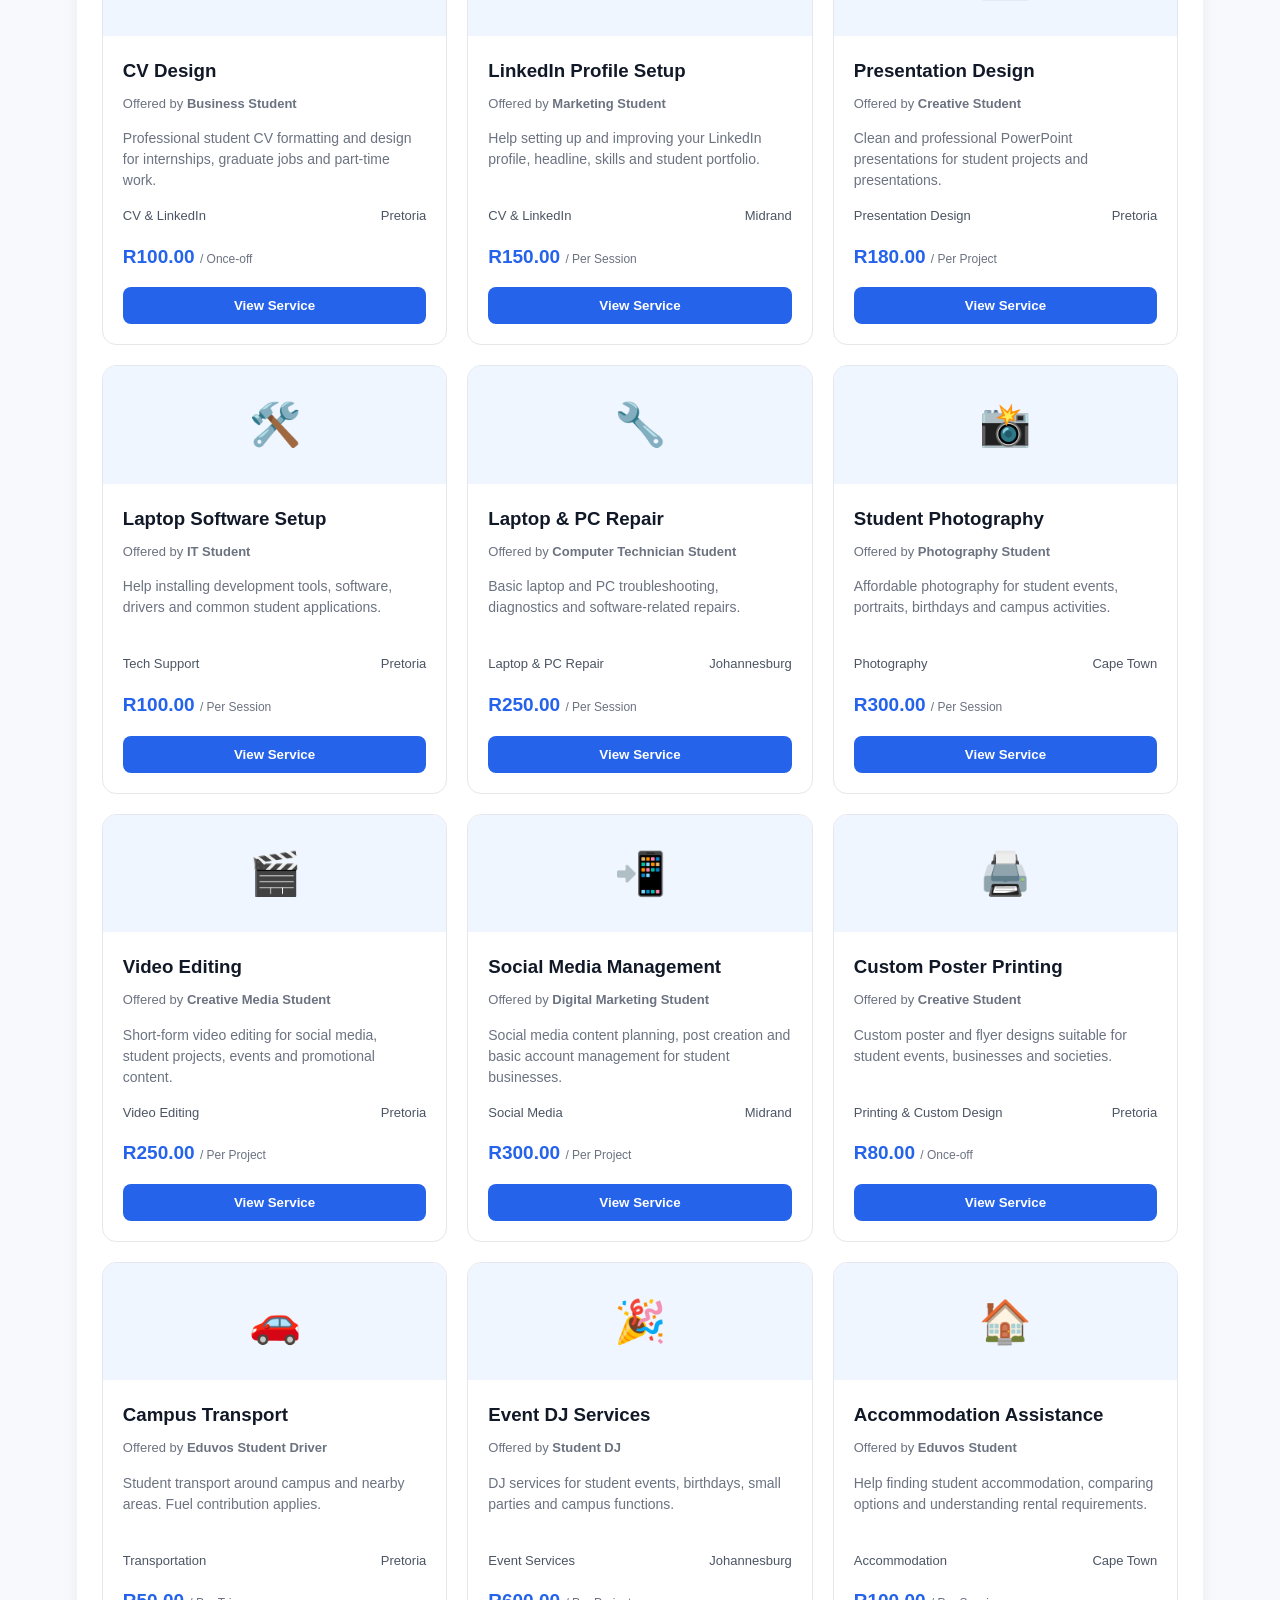
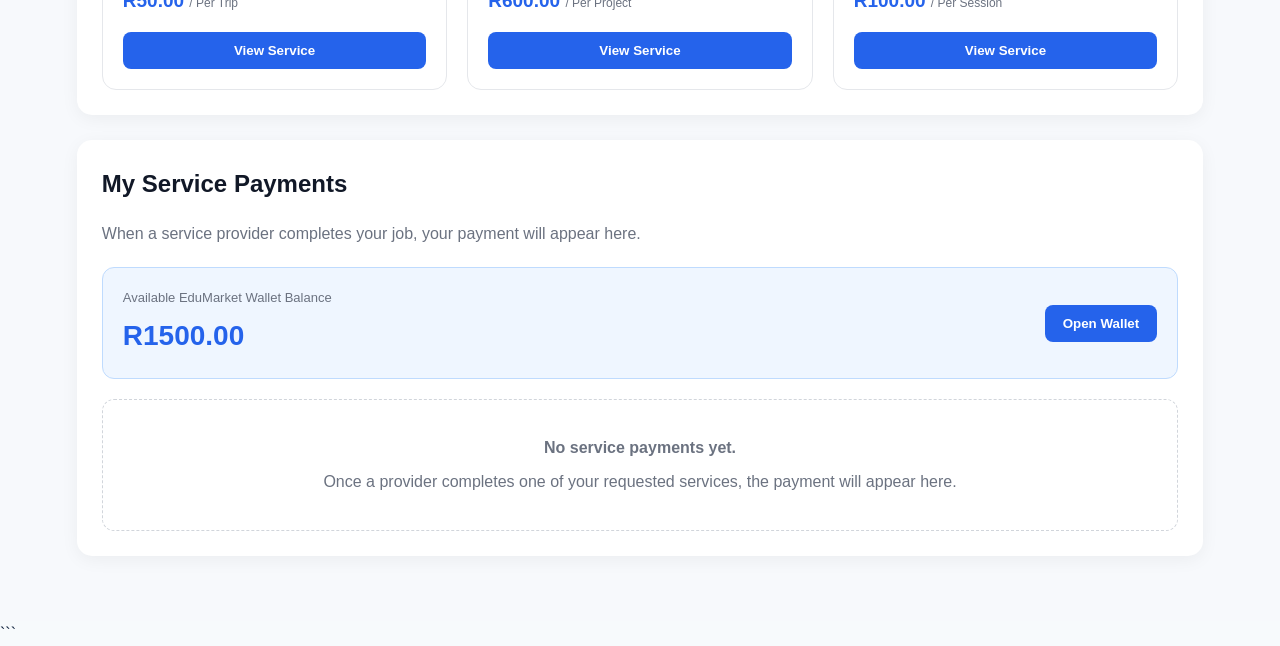
<file: web/services.html>
<!DOCTYPE html>

<html lang="en">
<head>
    <meta charset="UTF-8">
    <meta name="viewport" content="width=device-width, initial-scale=1.0">

```
<title>EduMarket | Student Services</title>

<link rel="stylesheet" href="css/style.css">

<style>
    /* =========================================
       EDUMARKET SERVICES PAGE
       ========================================= */

    .services-page {
        padding: 40px 6%;
        background: #f7f9fc;
        min-height: calc(100vh - 80px);
    }

    .services-hero {
        background: linear-gradient(135deg, #111827, #2563eb);
        color: white;
        border-radius: 18px;
        padding: 45px;
        margin-bottom: 30px;
    }

    .services-hero h1 {
        font-size: 38px;
        margin-bottom: 12px;
    }

    .services-hero p {
        max-width: 700px;
        line-height: 1.7;
        opacity: 0.92;
    }

    .services-actions {
        display: flex;
        gap: 12px;
        flex-wrap: wrap;
        margin-top: 25px;
    }

    .service-btn {
        border: none;
        border-radius: 8px;
        padding: 12px 20px;
        cursor: pointer;
        font-weight: 600;
        font-size: 14px;
    }

    .service-btn.primary {
        background: white;
        color: #2563eb;
    }

    .service-btn.secondary {
        background: rgba(255,255,255,0.15);
        color: white;
        border: 1px solid rgba(255,255,255,0.35);
    }

    .services-section {
        background: white;
        border-radius: 15px;
        padding: 25px;
        margin-bottom: 25px;
        box-shadow: 0 4px 18px rgba(0,0,0,0.05);
    }

    .services-section h2 {
        margin-bottom: 18px;
        color: #111827;
    }

    .service-filters {
        display: grid;
        grid-template-columns: 2fr 1fr 1fr;
        gap: 14px;
    }

    .service-filters input,
    .service-filters select,
    .service-form input,
    .service-form select,
    .service-form textarea,
    .request-form input,
    .request-form textarea {
        width: 100%;
        padding: 12px;
        border: 1px solid #d1d5db;
        border-radius: 8px;
        font-size: 14px;
        box-sizing: border-box;
    }

    .service-filters input:focus,
    .service-filters select:focus,
    .service-form input:focus,
    .service-form select:focus,
    .service-form textarea:focus,
    .request-form input:focus,
    .request-form textarea:focus {
        outline: none;
        border-color: #2563eb;
    }

    .services-grid {
        display: grid;
        grid-template-columns: repeat(3, 1fr);
        gap: 20px;
    }

    .service-card {
        border: 1px solid #e5e7eb;
        border-radius: 14px;
        overflow: hidden;
        background: white;
        transition: 0.2s ease;
    }

    .service-card:hover {
        transform: translateY(-3px);
        box-shadow: 0 8px 25px rgba(0,0,0,0.08);
    }

    .service-card-top {
        background: #eff6ff;
        padding: 25px;
        font-size: 42px;
        text-align: center;
    }

    .service-card-body {
        padding: 20px;
    }

    .service-card h3 {
        margin: 0 0 8px;
        color: #111827;
    }

    .service-description {
        color: #6b7280;
        line-height: 1.5;
        font-size: 14px;
        min-height: 63px;
    }

    .service-meta {
        display: flex;
        justify-content: space-between;
        gap: 10px;
        margin: 15px 0;
        font-size: 13px;
        color: #4b5563;
    }

    .service-price {
        font-size: 19px;
        font-weight: 700;
        color: #2563eb;
    }

    .service-provider {
        font-size: 13px;
        color: #6b7280;
        margin-bottom: 14px;
    }

    .view-service-btn,
    .submit-service-btn,
    .request-service-btn {
        width: 100%;
        border: none;
        border-radius: 8px;
        padding: 11px;
        background: #2563eb;
        color: white;
        cursor: pointer;
        font-weight: 600;
    }

    .view-service-btn:hover,
    .submit-service-btn:hover,
    .request-service-btn:hover {
        background: #1d4ed8;
    }

    .request-service-btn {
        margin-top: 10px;
        background: #111827;
    }

    .request-service-btn:hover {
        background: #1f2937;
    }

    .form-grid {
        display: grid;
        grid-template-columns: 1fr 1fr;
        gap: 18px;
    }

    .form-group {
        margin-bottom: 16px;
    }

    .form-group.full {
        grid-column: 1 / -1;
    }

    .form-group label {
        display: block;
        margin-bottom: 7px;
        font-weight: 600;
        font-size: 14px;
        color: #374151;
    }

    .service-form textarea,
    .request-form textarea {
        min-height: 120px;
        resize: vertical;
    }

    .form-actions {
        display: flex;
        gap: 10px;
        margin-top: 5px;
    }

    .cancel-service-btn {
        border: none;
        border-radius: 8px;
        padding: 11px 18px;
        background: #e5e7eb;
        color: #374151;
        cursor: pointer;
        font-weight: 600;
    }

    .empty-services {
        text-align: center;
        padding: 35px;
        color: #6b7280;
        border: 1px dashed #d1d5db;
        border-radius: 12px;
    }

    .service-detail {
        line-height: 1.7;
        color: #4b5563;
    }

    .service-detail strong {
        color: #111827;
    }

    .request-box {
        margin-top: 25px;
        padding: 22px;
        background: #f8fafc;
        border: 1px solid #e5e7eb;
        border-radius: 12px;
    }

    .request-box h3 {
        margin-bottom: 8px;
        color: #111827;
    }

    .request-box p {
        color: #6b7280;
        margin-bottom: 20px;
    }

    .request-success {
        padding: 18px;
        background: #ecfdf5;
        border: 1px solid #a7f3d0;
        border-radius: 10px;
        color: #065f46;
        margin-top: 20px;
    }

    /* =========================================
       EDUMARKET + EDUVOS BRANDING
       ========================================= */

    .brand-wrapper {
        display: flex;
        align-items: center;
        gap: 14px;
    }

    .eduvos-logo {
        height: 90px;
        width: auto;
        object-fit: contain;
        display: block;
    }

    @media (max-width: 650px) {
        .brand-wrapper {
            gap: 8px;
        }

        .eduvos-logo {
            height: 60px;
        }
    }


    /* =========================================
       PAYMENT SECTION
       ========================================= */

    .payment-card {
        border: 1px solid #e5e7eb;
        border-radius: 14px;
        padding: 20px;
        margin-bottom: 15px;
        background: #ffffff;
    }

    .payment-card.required {
        border-left: 5px solid #f59e0b;
    }

    .payment-card.paid {
        border-left: 5px solid #10b981;
    }

    .payment-header {
        display: flex;
        justify-content: space-between;
        align-items: flex-start;
        gap: 15px;
        margin-bottom: 15px;
    }

    .payment-title {
        font-size: 18px;
        font-weight: 700;
        color: #111827;
        margin-bottom: 5px;
    }

    .payment-provider {
        color: #6b7280;
        font-size: 14px;
    }

    .payment-amount {
        font-size: 22px;
        font-weight: 700;
        color: #2563eb;
        white-space: nowrap;
    }

    .payment-details {
        display: grid;
        grid-template-columns: repeat(3, 1fr);
        gap: 12px;
        margin-bottom: 18px;
    }

    .payment-detail-box {
        background: #f8fafc;
        padding: 12px;
        border-radius: 8px;
    }

    .payment-detail-box span {
        display: block;
        font-size: 12px;
        color: #6b7280;
        margin-bottom: 4px;
    }

    .payment-detail-box strong {
        color: #111827;
        font-size: 14px;
    }

    .payment-status {
        display: inline-block;
        padding: 6px 12px;
        border-radius: 20px;
        font-size: 12px;
        font-weight: 700;
    }

    .payment-status.required {
        background: #fef3c7;
        color: #92400e;
    }

    .payment-status.paid {
        background: #d1fae5;
        color: #065f46;
    }

    .pay-now-btn {
        width: 100%;
        border: none;
        border-radius: 8px;
        padding: 13px;
        background: #10b981;
        color: white;
        cursor: pointer;
        font-weight: 700;
        font-size: 14px;
    }

    .pay-now-btn:hover {
        background: #059669;
    }

    .wallet-summary {
        display: flex;
        justify-content: space-between;
        align-items: center;
        gap: 20px;
        padding: 20px;
        background: #eff6ff;
        border: 1px solid #bfdbfe;
        border-radius: 12px;
        margin-bottom: 20px;
    }

    .wallet-summary-label {
        color: #6b7280;
        font-size: 13px;
        margin-bottom: 5px;
    }

    .wallet-summary-balance {
        font-size: 28px;
        font-weight: 700;
        color: #2563eb;
    }

    .wallet-link-btn {
        border: none;
        border-radius: 8px;
        padding: 11px 18px;
        background: #2563eb;
        color: white;
        cursor: pointer;
        font-weight: 600;
    }

    .wallet-link-btn:hover {
        background: #1d4ed8;
    }

    .payment-empty {
        text-align: center;
        padding: 35px;
        border: 1px dashed #d1d5db;
        border-radius: 12px;
        color: #6b7280;
    }

    .payment-note {
        margin-top: 15px;
        padding: 12px 15px;
        background: #f8fafc;
        border-radius: 8px;
        color: #6b7280;
        font-size: 13px;
        line-height: 1.5;
    }

    @media (max-width: 900px) {

        .services-grid {
            grid-template-columns: repeat(2, 1fr);
        }

        .service-filters {
            grid-template-columns: 1fr;
        }

        .payment-details {
            grid-template-columns: 1fr 1fr;
        }
    }

    @media (max-width: 650px) {

        .services-page {
            padding: 25px 4%;
        }

        .services-hero {
            padding: 30px 22px;
        }

        .services-hero h1 {
            font-size: 30px;
        }

        .services-grid,
        .form-grid {
            grid-template-columns: 1fr;
        }

        .form-group.full {
            grid-column: auto;
        }

        .payment-header {
            flex-direction: column;
        }

        .payment-details {
            grid-template-columns: 1fr;
        }

        .wallet-summary {
            flex-direction: column;
            align-items: flex-start;
        }
    }
</style>
```

</head>

<body>

```
<!-- NAVBAR -->
<nav class="navbar">

    <div class="brand-wrapper">

        <div class="logo">
            EduMarket
        </div>

        <img
            src="images/eduvos.png"
            alt="Eduvos Logo"
            class="eduvos-logo"
        >

    </div>

    <div class="nav-links">

        <a href="index.html">Home</a>

        <a href="marketplace.html">
            Marketplace
        </a>

        <a href="services.html">
            Services
        </a>

        <a href="opportunities.html">
            Opportunities
        </a>

        <a href="campusride.html">
            CampusRide
        </a>

        <a href="seller-dashboard.html">
            Dashboard
        </a>

        <a href="wallet.html">
            Wallet
        </a>

        <a href="login.html">
            Login
        </a>

        <a href="register.html">
            Register
        </a>

    </div>

</nav>


<main class="services-page">

    <!-- HERO -->
    <section class="services-hero">

        <h1>
            Student Services
        </h1>

        <p>
            Find affordable services offered by Eduvos students.
            Get help with academics, technology, design, transport,
            creative work and everyday student needs.
        </p>

        <div class="services-actions">

            <button
                class="service-btn primary"
                onclick="showServices()">

                Find a Service

            </button>

            <button
                class="service-btn secondary"
                onclick="showOfferService()">

                Offer a Service

            </button>

        </div>

    </section>


    <!-- SERVICE LIST -->
    <section
        id="servicesSection"
        class="services-section">

        <h2>
            Find a Service
        </h2>

        <div class="service-filters">

            <input
                type="text"
                id="serviceSearch"
                placeholder="Search services..."
                oninput="filterServices()">


            <select
                id="serviceCategory"
                onchange="filterServices()">

                <option value="">
                    All Categories
                </option>

                <option value="Tutoring">Tutoring</option>
                <option value="Assignment Support">Assignment Support</option>
                <option value="Web Development">Web Development</option>
                <option value="App Development">App Development</option>
                <option value="Graphic Design">Graphic Design</option>
                <option value="Presentation Design">Presentation Design</option>
                <option value="CV & LinkedIn">CV & LinkedIn</option>
                <option value="Tech Support">Tech Support</option>
                <option value="Laptop & PC Repair">Laptop & PC Repair</option>
                <option value="Photography">Photography</option>
                <option value="Video Editing">Video Editing</option>
                <option value="Social Media">Social Media</option>
                <option value="Printing & Custom Design">Printing & Custom Design</option>
                <option value="Transportation">Transportation</option>
                <option value="Accommodation">Accommodation</option>
                <option value="Event Services">Event Services</option>
                <option value="Other">Other</option>

            </select>


            <select
                id="serviceCampus"
                onchange="filterServices()">

                <option value="">
                    All Campuses
                </option>

                <option value="Pretoria">Pretoria</option>
                <option value="Midrand">Midrand</option>
                <option value="Cape Town">Cape Town</option>
                <option value="Johannesburg">Johannesburg</option>
                <option value="Other">Other</option>

            </select>

        </div>


        <div
            id="servicesGrid"
            class="services-grid"
            style="margin-top:25px;">
        </div>

    </section>


    <!-- =========================================
         MY SERVICE PAYMENTS
         ========================================= -->

    <section
        id="paymentsSection"
        class="services-section">

        <h2>
            My Service Payments
        </h2>

        <p style="color:#6b7280; margin-bottom:20px;">
            When a service provider completes your job,
            your payment will appear here.
        </p>


        <div class="wallet-summary">

            <div>

                <div class="wallet-summary-label">
                    Available EduMarket Wallet Balance
                </div>

                <div
                    id="buyerWalletBalance"
                    class="wallet-summary-balance">

                    R0.00

                </div>

            </div>


            <button
                class="wallet-link-btn"
                onclick="window.location.href='wallet.html'">

                Open Wallet

            </button>

        </div>


        <div id="paymentsContainer">

            <div class="payment-empty">
                No service payments yet.
            </div>

        </div>

    </section>


    <!-- OFFER SERVICE -->
    <section
        id="offerServiceSection"
        class="services-section"
        style="display:none;">

        <h2>
            Offer a Service
        </h2>

        <p style="color:#6b7280; margin-bottom:20px;">
            Add your service so other Eduvos students
            can find and contact you.
        </p>


        <form
            id="serviceForm"
            class="service-form">

            <div class="form-grid">

                <div class="form-group">

                    <label for="serviceTitle">
                        Service Name
                    </label>

                    <input
                        type="text"
                        id="serviceTitle"
                        placeholder="Example: Python Tutoring"
                        required>

                </div>


                <div class="form-group">

                    <label for="serviceProvider">
                        Your Name
                    </label>

                    <input
                        type="text"
                        id="serviceProvider"
                        placeholder="Example: Student Name"
                        required>

                </div>


                <div class="form-group">

                    <label for="serviceCategoryInput">
                        Category
                    </label>

                    <select
                        id="serviceCategoryInput"
                        required>

                        <option value="">
                            Select category
                        </option>

                        <option value="Tutoring">Tutoring</option>
                        <option value="Assignment Support">Assignment Support</option>
                        <option value="Web Development">Web Development</option>
                        <option value="App Development">App Development</option>
                        <option value="Graphic Design">Graphic Design</option>
                        <option value="Presentation Design">Presentation Design</option>
                        <option value="CV & LinkedIn">CV & LinkedIn</option>
                        <option value="Tech Support">Tech Support</option>
                        <option value="Laptop & PC Repair">Laptop & PC Repair</option>
                        <option value="Photography">Photography</option>
                        <option value="Video Editing">Video Editing</option>
                        <option value="Social Media">Social Media</option>
                        <option value="Printing & Custom Design">Printing & Custom Design</option>
                        <option value="Transportation">Transportation</option>
                        <option value="Accommodation">Accommodation</option>
                        <option value="Event Services">Event Services</option>
                        <option value="Other">Other</option>

                    </select>

                </div>


                <div class="form-group">

                    <label for="serviceCampusInput">
                        Campus
                    </label>

                    <select
                        id="serviceCampusInput"
                        required>

                        <option value="">
                            Select campus
                        </option>

                        <option value="Pretoria">Pretoria</option>
                        <option value="Midrand">Midrand</option>
                        <option value="Cape Town">Cape Town</option>
                        <option value="Johannesburg">Johannesburg</option>
                        <option value="Other">Other</option>

                    </select>

                </div>


                <div class="form-group">

                    <label for="servicePrice">
                        Price (R)
                    </label>

                    <input
                        type="number"
                        id="servicePrice"
                        min="0"
                        step="1"
                        placeholder="Example: 150"
                        required>

                </div>


                <div class="form-group">

                    <label for="servicePriceType">
                        Pricing Type
                    </label>

                    <select
                        id="servicePriceType"
                        required>

                        <option value="Once-off">Once-off</option>
                        <option value="Per Hour">Per Hour</option>
                        <option value="Per Session">Per Session</option>
                        <option value="Per Project">Per Project</option>
                        <option value="Per Trip">Per Trip</option>

                    </select>

                </div>


                <div class="form-group full">

                    <label for="serviceDescription">
                        Description
                    </label>

                    <textarea
                        id="serviceDescription"
                        placeholder="Explain what your service includes..."
                        required></textarea>

                </div>


                <div class="form-group">

                    <label for="serviceContact">
                        Contact Information
                    </label>

                    <input
                        type="text"
                        id="serviceContact"
                        placeholder="Phone number or email"
                        required>

                </div>

            </div>


            <div class="form-actions">

                <button
                    type="submit"
                    class="submit-service-btn">

                    Publish Service

                </button>


                <button
                    type="button"
                    class="cancel-service-btn"
                    onclick="showServices()">

                    Cancel

                </button>

            </div>

        </form>

    </section>


    <!-- SERVICE DETAILS -->
    <section
        id="serviceDetailsSection"
        class="services-section"
        style="display:none;">

        <h2 id="serviceDetailsTitle">
            Service Details
        </h2>


        <div
            id="serviceDetails"
            class="service-detail">
        </div>


        <div
            id="requestServiceBox"
            class="request-box"
            style="display:none;">

            <h3>
                Request This Service
            </h3>

            <p>
                Send a request to the service provider.
                Your request will be saved in EduMarket.
            </p>


            <form
                id="requestServiceForm"
                class="request-form">

                <div class="form-grid">

                    <div class="form-group">

                        <label for="requestName">
                            Your Name
                        </label>

                        <input
                            type="text"
                            id="requestName"
                            placeholder="Enter your name"
                            required>

                    </div>


                    <div class="form-group">

                        <label for="requestContact">
                            Contact Information
                        </label>

                        <input
                            type="text"
                            id="requestContact"
                            placeholder="Phone number or email"
                            required>

                    </div>


                    <div class="form-group">

                        <label for="requestDate">
                            Preferred Date
                        </label>

                        <input
                            type="date"
                            id="requestDate"
                            required>

                    </div>


                    <div class="form-group">

                        <label for="requestBudget">
                            Your Budget (R)
                        </label>

                        <input
                            type="number"
                            id="requestBudget"
                            min="0"
                            step="1"
                            placeholder="Example: 150"
                            required>

                    </div>


                    <div class="form-group full">

                        <label for="requestMessage">
                            What do you need?
                        </label>

                        <textarea
                            id="requestMessage"
                            placeholder="Explain what you need from the service provider..."
                            required></textarea>

                    </div>

                </div>


                <div class="form-actions">

                    <button
                        type="submit"
                        class="submit-service-btn">

                        Send Service Request

                    </button>


                    <button
                        type="button"
                        class="cancel-service-btn"
                        onclick="closeRequestForm()">

                        Cancel

                    </button>

                </div>

            </form>


            <div
                id="requestSuccess"
                class="request-success"
                style="display:none;">
            </div>

        </div>


        <div style="margin-top:20px;">

            <button
                id="requestButton"
                class="request-service-btn"
                onclick="openRequestForm()">

                Request This Service

            </button>


            <button
                class="cancel-service-btn"
                onclick="showServices()"
                style="margin-top:10px;">

                Back to Services

            </button>

        </div>

    </section>

</main>


<script>

    /* =========================================
       DEFAULT SERVICES
       ========================================= */

    const defaultServices = [

        {
            id: 1,
            title: "Python Tutoring",
            provider: "Eduvos Student",
            category: "Tutoring",
            campus: "Pretoria",
            price: 100,
            priceType: "Per Hour",
            description: "Beginner-friendly Python tutoring for students who need help understanding programming concepts.",
            contact: "student@example.com"
        },

        {
            id: 2,
            title: "Website Development",
            provider: "Computer Science Student",
            category: "Web Development",
            campus: "Pretoria",
            price: 500,
            priceType: "Once-off",
            description: "Student-focused website development for portfolios, small businesses and university projects.",
            contact: "student@example.com"
        },

        {
            id: 3,
            title: "Graphic Design",
            provider: "Creative Student",
            category: "Graphic Design",
            campus: "Midrand",
            price: 150,
            priceType: "Per Session",
            description: "Posters, presentations, social media graphics and other student design work.",
            contact: "student@example.com"
        },

        {
            id: 4,
            title: "Java Tutoring",
            provider: "Software Development Student",
            category: "Tutoring",
            campus: "Pretoria",
            price: 120,
            priceType: "Per Hour",
            description: "Java programming support covering OOP, classes, objects, inheritance and practical coding.",
            contact: "student@example.com"
        },

        {
            id: 5,
            title: "Assignment Study Support",
            provider: "Academic Support Student",
            category: "Assignment Support",
            campus: "Cape Town",
            price: 100,
            priceType: "Per Session",
            description: "Study guidance, research assistance, planning and help understanding difficult academic topics.",
            contact: "student@example.com"
        },

        {
            id: 6,
            title: "Mobile App Development",
            provider: "Software Developer",
            category: "App Development",
            campus: "Johannesburg",
            price: 750,
            priceType: "Per Project",
            description: "Development of simple mobile applications and student prototype projects.",
            contact: "student@example.com"
        },

        {
            id: 7,
            title: "CV Design",
            provider: "Business Student",
            category: "CV & LinkedIn",
            campus: "Pretoria",
            price: 100,
            priceType: "Once-off",
            description: "Professional student CV formatting and design for internships, graduate jobs and part-time work.",
            contact: "student@example.com"
        },

        {
            id: 8,
            title: "LinkedIn Profile Setup",
            provider: "Marketing Student",
            category: "CV & LinkedIn",
            campus: "Midrand",
            price: 150,
            priceType: "Per Session",
            description: "Help setting up and improving your LinkedIn profile, headline, skills and student portfolio.",
            contact: "student@example.com"
        },

        {
            id: 9,
            title: "Presentation Design",
            provider: "Creative Student",
            category: "Presentation Design",
            campus: "Pretoria",
            price: 180,
            priceType: "Per Project",
            description: "Clean and professional PowerPoint presentations for student projects and presentations.",
            contact: "student@example.com"
        },

        {
            id: 10,
            title: "Laptop Software Setup",
            provider: "IT Student",
            category: "Tech Support",
            campus: "Pretoria",
            price: 100,
            priceType: "Per Session",
            description: "Help installing development tools, software, drivers and common student applications.",
            contact: "student@example.com"
        },

        {
            id: 11,
            title: "Laptop & PC Repair",
            provider: "Computer Technician Student",
            category: "Laptop & PC Repair",
            campus: "Johannesburg",
            price: 250,
            priceType: "Per Session",
            description: "Basic laptop and PC troubleshooting, diagnostics and software-related repairs.",
            contact: "student@example.com"
        },

        {
            id: 12,
            title: "Student Photography",
            provider: "Photography Student",
            category: "Photography",
            campus: "Cape Town",
            price: 300,
            priceType: "Per Session",
            description: "Affordable photography for student events, portraits, birthdays and campus activities.",
            contact: "student@example.com"
        },

        {
            id: 13,
            title: "Video Editing",
            provider: "Creative Media Student",
            category: "Video Editing",
            campus: "Pretoria",
            price: 250,
            priceType: "Per Project",
            description: "Short-form video editing for social media, student projects, events and promotional content.",
            contact: "student@example.com"
        },

        {
            id: 14,
            title: "Social Media Management",
            provider: "Digital Marketing Student",
            category: "Social Media",
            campus: "Midrand",
            price: 300,
            priceType: "Per Project",
            description: "Social media content planning, post creation and basic account management for student businesses.",
            contact: "student@example.com"
        },

        {
            id: 15,
            title: "Custom Poster Printing",
            provider: "Creative Student",
            category: "Printing & Custom Design",
            campus: "Pretoria",
            price: 80,
            priceType: "Once-off",
            description: "Custom poster and flyer designs suitable for student events, businesses and societies.",
            contact: "student@example.com"
        },

        {
            id: 16,
            title: "Campus Transport",
            provider: "Eduvos Student Driver",
            category: "Transportation",
            campus: "Pretoria",
            price: 50,
            priceType: "Per Trip",
            description: "Student transport around campus and nearby areas. Fuel contribution applies.",
            contact: "student@example.com"
        },

        {
            id: 17,
            title: "Event DJ Services",
            provider: "Student DJ",
            category: "Event Services",
            campus: "Johannesburg",
            price: 600,
            priceType: "Per Project",
            description: "DJ services for student events, birthdays, small parties and campus functions.",
            contact: "student@example.com"
        },

        {
            id: 18,
            title: "Accommodation Assistance",
            provider: "Eduvos Student",
            category: "Accommodation",
            campus: "Cape Town",
            price: 100,
            priceType: "Per Session",
            description: "Help finding student accommodation, comparing options and understanding rental requirements.",
            contact: "student@example.com"
        }

    ];


    /* =========================================
       GET SERVICES
       ========================================= */

    function getServices() {

        let stored = JSON.parse(
            localStorage.getItem("eduMarketServices")
        );


        if (!Array.isArray(stored)) {

            stored = [...defaultServices];

            localStorage.setItem(
                "eduMarketServices",
                JSON.stringify(stored)
            );

            return stored;
        }


        const existingIds =
            new Set(
                stored.map(function(service) {
                    return String(service.id);
                })
            );


        defaultServices.forEach(function(service) {

            if (!existingIds.has(String(service.id))) {

                stored.push(service);

            }

        });


        localStorage.setItem(
            "eduMarketServices",
            JSON.stringify(stored)
        );


        return stored;
    }


    /* =========================================
       ICONS
       ========================================= */

    function getServiceIcon(category) {

        const icons = {

            "Tutoring": "📚",
            "Assignment Support": "📝",
            "Web Development": "💻",
            "App Development": "📱",
            "Graphic Design": "🎨",
            "Presentation Design": "📊",
            "CV & LinkedIn": "💼",
            "Tech Support": "🛠️",
            "Laptop & PC Repair": "🔧",
            "Photography": "📸",
            "Video Editing": "🎬",
            "Social Media": "📲",
            "Printing & Custom Design": "🖨️",
            "Transportation": "🚗",
            "Accommodation": "🏠",
            "Event Services": "🎉",
            "Other": "⭐"

        };

        return icons[category] || "⭐";
    }


    /* =========================================
       DISPLAY SERVICES
       ========================================= */

    function loadServices(serviceList = null) {

        const grid =
            document.getElementById("servicesGrid");


        const services =
            serviceList || getServices();


        if (services.length === 0) {

            grid.innerHTML = `
                <div class="empty-services"
                     style="grid-column:1/-1;">
                    No services found.
                </div>
            `;

            return;
        }


        grid.innerHTML = "";


        services.forEach(function(service) {

            const card =
                document.createElement("div");


            card.className =
                "service-card";


            card.innerHTML = `

                <div class="service-card-top">
                    ${getServiceIcon(service.category)}
                </div>

                <div class="service-card-body">

                    <h3>
                        ${escapeHtml(service.title)}
                    </h3>

                    <div class="service-provider">

                        Offered by

                        <strong>
                            ${escapeHtml(service.provider)}
                        </strong>

                    </div>

                    <p class="service-description">

                        ${escapeHtml(service.description)}

                    </p>


                    <div class="service-meta">

                        <span>
                            ${escapeHtml(service.category)}
                        </span>

                        <span>
                            ${escapeHtml(service.campus)}
                        </span>

                    </div>


                    <div class="service-price">

                        R${Number(service.price).toFixed(2)}

                        <span style="
                            font-size:12px;
                            font-weight:400;
                            color:#6b7280;">

                            / ${escapeHtml(service.priceType)}

                        </span>

                    </div>


                    <button
                        class="view-service-btn"
                        style="margin-top:15px;"
                        onclick="viewService(${service.id})">

                        View Service

                    </button>

                </div>
            `;


            grid.appendChild(card);

        });
    }


    /* =========================================
       SEARCH + FILTER
       ========================================= */

    function filterServices() {

        const search =
            document
                .getElementById("serviceSearch")
                .value
                .trim()
                .toLowerCase();


        const category =
            document
                .getElementById("serviceCategory")
                .value;


        const campus =
            document
                .getElementById("serviceCampus")
                .value;


        const services =
            getServices();


        const filtered =
            services.filter(function(service) {

                const searchText =
                    (
                        service.title +
                        " " +
                        service.description +
                        " " +
                        service.provider +
                        " " +
                        service.category
                    )
                    .toLowerCase();


                const searchMatch =
                    search === "" ||
                    searchText.includes(search);


                const categoryMatch =
                    category === "" ||
                    service.category === category;


                const campusMatch =
                    campus === "" ||
                    service.campus === campus;


                return (
                    searchMatch &&
                    categoryMatch &&
                    campusMatch
                );

            });


        loadServices(filtered);
    }


    /* =========================================
       PAGE SECTIONS
       ========================================= */

    function hideAllSections() {

        document
            .getElementById("servicesSection")
            .style.display = "none";


        document
            .getElementById("offerServiceSection")
            .style.display = "none";


        document
            .getElementById("serviceDetailsSection")
            .style.display = "none";
    }


    function showServices() {

        hideAllSections();


        document
            .getElementById("servicesSection")
            .style.display = "block";


        loadServices();


        document
            .getElementById("servicesSection")
            .scrollIntoView({
                behavior: "smooth"
            });
    }


    function showOfferService() {

        hideAllSections();


        document
            .getElementById("offerServiceSection")
            .style.display = "block";


        document
            .getElementById("offerServiceSection")
            .scrollIntoView({
                behavior: "smooth"
            });
    }


    /* =========================================
       VIEW SERVICE
       ========================================= */

    let selectedServiceId = null;


    function viewService(serviceId) {

        const services =
            getServices();


        const service =
            services.find(function(item) {

                return String(item.id) ===
                    String(serviceId);

            });


        if (!service) {

            alert(
                "Service could not be found."
            );

            return;
        }


        selectedServiceId =
            service.id;


        hideAllSections();


        document
            .getElementById("serviceDetailsSection")
            .style.display = "block";


        document
            .getElementById("serviceDetailsTitle")
            .textContent =
            service.title;


        document
            .getElementById("serviceDetails")
            .innerHTML = `

                <p>
                    <strong>Provider:</strong>
                    ${escapeHtml(service.provider)}
                </p>

                <p>
                    <strong>Category:</strong>
                    ${escapeHtml(service.category)}
                </p>

                <p>
                    <strong>Campus:</strong>
                    ${escapeHtml(service.campus)}
                </p>

                <p>
                    <strong>Price:</strong>
                    R${Number(service.price).toFixed(2)}
                    / ${escapeHtml(service.priceType)}
                </p>

                <p>
                    <strong>Description:</strong>
                    ${escapeHtml(service.description)}
                </p>

                <div style="
                    margin-top:20px;
                    padding:15px;
                    background:#eff6ff;
                    border-radius:10px;">

                    <strong>
                        Provider Contact
                    </strong>

                    <p style="margin-top:8px;">
                        ${escapeHtml(service.contact)}
                    </p>

                </div>
            `;


        document
            .getElementById("requestServiceBox")
            .style.display = "none";


        document
            .getElementById("requestButton")
            .style.display = "block";


        document
            .getElementById("requestSuccess")
            .style.display = "none";


        document
            .getElementById("requestServiceForm")
            .reset();


        document
            .getElementById("serviceDetailsSection")
            .scrollIntoView({
                behavior: "smooth"
            });
    }


    /* =========================================
       OPEN REQUEST FORM
       ========================================= */

    function openRequestForm() {

        document
            .getElementById("requestServiceBox")
            .style.display = "block";


        document
            .getElementById("requestButton")
            .style.display = "none";


        document
            .getElementById("requestServiceBox")
            .scrollIntoView({
                behavior: "smooth"
            });
    }


    /* =========================================
       CLOSE REQUEST FORM
       ========================================= */

    function closeRequestForm() {

        document
            .getElementById("requestServiceBox")
            .style.display = "none";


        document
            .getElementById("requestButton")
            .style.display = "block";


        document
            .getElementById("requestSuccess")
            .style.display = "none";
    }


    /* =========================================
       SUBMIT SERVICE REQUEST
       ========================================= */

    document
        .getElementById("requestServiceForm")
        .addEventListener(
            "submit",
            function(event) {

                event.preventDefault();


                const services =
                    getServices();


                const service =
                    services.find(function(item) {

                        return String(item.id) ===
                            String(selectedServiceId);

                    });


                if (!service) {

                    alert(
                        "The selected service could not be found."
                    );

                    return;
                }


                const requesterName =
                    document
                        .getElementById("requestName")
                        .value
                        .trim();


                const requesterContact =
                    document
                        .getElementById("requestContact")
                        .value
                        .trim();


                /*
                 * Save the current buyer identity.
                 *
                 * This allows the payment section
                 * to know which student is the buyer.
                 */

                localStorage.setItem(
                    "eduMarketCurrentBuyer",
                    JSON.stringify({

                        name: requesterName,

                        contact: requesterContact

                    })
                );


                const request = {

                    id: Date.now(),

                    serviceId:
                        service.id,

                    serviceTitle:
                        service.title,

                    provider:
                        service.provider,

                    providerContact:
                        service.contact,

                    requesterName:
                        requesterName,

                    requesterContact:
                        requesterContact,

                    requestedDate:
                        document
                            .getElementById("requestDate")
                            .value,

                    budget:
                        Number(
                            document
                                .getElementById("requestBudget")
                                .value
                        ),

                    message:
                        document
                            .getElementById("requestMessage")
                            .value
                            .trim(),

                    status:
                        "Pending",

                    createdAt:
                        new Date().toISOString()

                };


                const existingRequests =
                    JSON.parse(
                        localStorage.getItem(
                            "eduMarketServiceRequests"
                        )
                    ) || [];


                existingRequests.push(request);


                localStorage.setItem(
                    "eduMarketServiceRequests",
                    JSON.stringify(existingRequests)
                );


                document
                    .getElementById("requestSuccess")
                    .innerHTML = `

                        <strong>
                            Service request sent successfully!
                        </strong>

                        <p style="margin-top:8px;">
                            Your request for
                            <strong>
                                ${escapeHtml(service.title)}
                            </strong>
                            has been saved.
                        </p>

                        <p style="margin-top:5px;">
                            The provider can now review
                            your request and contact you.
                        </p>

                    `;


                document
                    .getElementById("requestSuccess")
                    .style.display = "block";


                document
                    .getElementById("requestServiceForm")
                    .reset();


                loadPayments();
            }
        );


    /* =========================================
       CREATE SERVICE
       ========================================= */

    document
        .getElementById("serviceForm")
        .addEventListener(
            "submit",
            function(event) {

                event.preventDefault();


                const service = {

                    id: Date.now(),

                    title:
                        document
                            .getElementById("serviceTitle")
                            .value
                            .trim(),

                    provider:
                        document
                            .getElementById("serviceProvider")
                            .value
                            .trim(),

                    category:
                        document
                            .getElementById("serviceCategoryInput")
                            .value,

                    campus:
                        document
                            .getElementById("serviceCampusInput")
                            .value,

                    price:
                        Number(
                            document
                                .getElementById("servicePrice")
                                .value
                        ),

                    priceType:
                        document
                            .getElementById("servicePriceType")
                            .value,

                    description:
                        document
                            .getElementById("serviceDescription")
                            .value
                            .trim(),

                    contact:
                        document
                            .getElementById("serviceContact")
                            .value
                            .trim(),

                    createdAt:
                        new Date().toISOString()

                };


                const services =
                    getServices();


                services.push(service);


                localStorage.setItem(
                    "eduMarketServices",
                    JSON.stringify(services)
                );


                alert(
                    "Your service has been published successfully!"
                );


                document
                    .getElementById("serviceForm")
                    .reset();


                showServices();

            }
        );


    /* =========================================
       BUYER WALLET
       ========================================= */

    function getBuyerWalletBalance() {

        const stored =
            localStorage.getItem(
                "eduMarketWalletBalance"
            );


        if (stored === null) {

            localStorage.setItem(
                "eduMarketWalletBalance",
                "1500"
            );

            return 1500;
        }


        const balance =
            Number(stored);


        return Number.isFinite(balance)
            ? balance
            : 0;
    }


    function updateBuyerWalletDisplay() {

        const balance =
            getBuyerWalletBalance();


        const element =
            document.getElementById(
                "buyerWalletBalance"
            );


        if (element) {

            element.textContent =
                "R" + balance.toFixed(2);

        }
    }


    /* =========================================
       SELLER WALLET
       ========================================= */

    function getSellerWalletKey(provider) {

        const cleanProvider =
            String(provider || "seller")
                .trim()
                .toLowerCase()
                .replace(/[^a-z0-9]+/g, "_")
                .replace(/^_+|_+$/g, "");


        return (
            "eduMarketSellerWallet_" +
            cleanProvider
        );
    }


    function getSellerWalletBalance(provider) {

        const key =
            getSellerWalletKey(provider);


        const stored =
            localStorage.getItem(key);


        if (stored === null) {

            localStorage.setItem(
                key,
                "0"
            );

            return 0;
        }


        const balance =
            Number(stored);


        return Number.isFinite(balance)
            ? balance
            : 0;
    }


    /* =========================================
       TRANSACTION HISTORY
       ========================================= */

    function getTransactions() {

        return JSON.parse(
            localStorage.getItem(
                "eduMarketTransactions"
            )
        ) || [];
    }


    function saveTransaction(transaction) {

        const transactions =
            getTransactions();


        transactions.push(transaction);


        localStorage.setItem(
            "eduMarketTransactions",
            JSON.stringify(transactions)
        );
    }


    /* =========================================
       GET CURRENT BUYER
       ========================================= */

    function getCurrentBuyer() {

        return JSON.parse(
            localStorage.getItem(
                "eduMarketCurrentBuyer"
            )
        );
    }


    /* =========================================
       LOAD PAYMENTS
       ========================================= */

    function loadPayments() {

        updateBuyerWalletDisplay();


        const container =
            document.getElementById(
                "paymentsContainer"
            );


        const payments =
            JSON.parse(
                localStorage.getItem(
                    "eduMarketPayments"
                )
            ) || [];


        const buyer =
            getCurrentBuyer();


        /*
         * If a buyer has been identified,
         * only display their payments.
         */

        let buyerPayments =
            payments;


        if (buyer) {

            buyerPayments =
                payments.filter(function(payment) {

                    return (
                        String(payment.requesterName || "")
                            .toLowerCase() ===
                        String(buyer.name || "")
                            .toLowerCase()
                    );

                });

        }


        if (buyerPayments.length === 0) {

            container.innerHTML = `

                <div class="payment-empty">

                    <strong>
                        No service payments yet.
                    </strong>

                    <p style="margin-top:8px;">
                        Once a provider completes one of
                        your requested services, the payment
                        will appear here.
                    </p>

                </div>

            `;

            return;
        }


        /*
         * Show newest payments first.
         */

        buyerPayments.sort(function(a, b) {

            return (
                new Date(
                    b.createdAt || 0
                ) -
                new Date(
                    a.createdAt || 0
                )
            );

        });


        container.innerHTML = "";


        buyerPayments.forEach(function(payment) {

            const card =
                document.createElement("div");


            const isPaid =
                payment.status === "Paid";


            card.className =
                "payment-card " +
                (isPaid ? "paid" : "required");


            const amount =
                Number(payment.amount || 0);


            const completedDate =
                payment.completedAt
                    ? new Date(
                        payment.completedAt
                    ).toLocaleString()
                    : "Recently";


            let actionHtml = "";


            if (isPaid) {

                actionHtml = `

                    <div class="payment-note">

                        Payment completed successfully.

                        <strong>
                            Paid from EduMarket Wallet
                        </strong>

                        ${
                            payment.paidAt
                                ? " on " +
                                  new Date(
                                      payment.paidAt
                                  ).toLocaleString()
                                : ""
                        }

                    </div>

                `;

            } else {

                actionHtml = `

                    <button
                        class="pay-now-btn"
                        onclick="payServicePayment('${escapeHtml(payment.id)}')">

                        Pay Now — R${amount.toFixed(2)}

                    </button>

                    <div class="payment-note">

                        Payment is being held as required
                        by the completed service.
                        Make sure your EduMarket Wallet
                        has enough funds before paying.

                    </div>

                `;

            }


            card.innerHTML = `

                <div class="payment-header">

                    <div>

                        <div class="payment-title">

                            ${escapeHtml(
                                payment.serviceTitle ||
                                "Student Service"
                            )}

                        </div>

                        <div class="payment-provider">

                            Provider:
                            <strong>
                                ${escapeHtml(
                                    payment.provider ||
                                    "Student Seller"
                                )}
                            </strong>

                        </div>

                    </div>


                    <div>

                        <div class="payment-amount">

                            R${amount.toFixed(2)}

                        </div>

                        <div style="margin-top:6px;">

                            <span class="
                                payment-status
                                ${isPaid ? "paid" : "required"}
                            ">

                                ${
                                    isPaid
                                        ? "Paid"
                                        : "Payment Required"
                                }

                            </span>

                        </div>

                    </div>

                </div>


                <div class="payment-details">

                    <div class="payment-detail-box">

                        <span>
                            Completed
                        </span>

                        <strong>
                            ${escapeHtml(completedDate)}
                        </strong>

                    </div>


                    <div class="payment-detail-box">

                        <span>
                            Payment Method
                        </span>

                        <strong>

                            ${
                                payment.paymentMethod ||
                                "EduMarket Wallet"
                            }

                        </strong>

                    </div>


                    <div class="payment-detail-box">

                        <span>
                            Buyer
                        </span>

                        <strong>
                            ${escapeHtml(
                                payment.requesterName ||
                                "Current Buyer"
                            )}
                        </strong>

                    </div>

                </div>


                ${actionHtml}

            `;


            container.appendChild(card);

        });
    }


    /* =========================================
       PAY FOR SERVICE
       ========================================= */

    function payServicePayment(paymentId) {

        const payments =
            JSON.parse(
                localStorage.getItem(
                    "eduMarketPayments"
                )
            ) || [];


        const payment =
            payments.find(function(item) {

                return String(item.id) ===
                    String(paymentId);

            });


        if (!payment) {

            alert(
                "Payment could not be found."
            );

            return;
        }


        if (payment.status === "Paid") {

            alert(
                "This payment has already been completed."
            );

            loadPayments();

            return;
        }


        const amount =
            Number(payment.amount);


        if (!Number.isFinite(amount) || amount <= 0) {

            alert(
                "Invalid payment amount."
            );

            return;
        }


        const balance =
            getBuyerWalletBalance();


        if (balance < amount) {

            alert(
                "Insufficient EduMarket Wallet funds.\n\n" +
                "Required: R" +
                amount.toFixed(2) +
                "\n" +
                "Available: R" +
                balance.toFixed(2)
            );

            return;
        }


        const confirmed =
            confirm(
                "Pay R" +
                amount.toFixed(2) +
                " to " +
                (payment.provider || "the service provider") +
                " from your EduMarket Wallet?"
            );


        if (!confirmed) {

            return;
        }


        /*
         * STEP 1
         * Deduct money from buyer wallet.
         */

        const newBuyerBalance =
            balance - amount;


        localStorage.setItem(
            "eduMarketWalletBalance",
            newBuyerBalance.toFixed(2)
        );


        /*
         * STEP 2
         * Credit the seller wallet.
         */

        const sellerWalletKey =
            getSellerWalletKey(
                payment.provider
            );


        const currentSellerBalance =
            getSellerWalletBalance(
                payment.provider
            );


        const newSellerBalance =
            currentSellerBalance + amount;


        localStorage.setItem(
            sellerWalletKey,
            newSellerBalance.toFixed(2)
        );


        /*
         * STEP 3
         * Update payment record.
         */

        payment.status =
            "Paid";


        payment.paymentMethod =
            "EduMarket Wallet";


        payment.paidAt =
            new Date().toISOString();


        payment.buyerWalletBefore =
            balance;


        payment.buyerWalletAfter =
            newBuyerBalance;


        payment.sellerWalletBefore =
            currentSellerBalance;


        payment.sellerWalletAfter =
            newSellerBalance;


        localStorage.setItem(
            "eduMarketPayments",
            JSON.stringify(payments)
        );


        /*
         * STEP 4
         * Update active job.
         */

        updateJobAfterPayment(
            payment.jobId
        );


        /*
         * STEP 5
         * Record transaction.
         */

        const transaction = {

            id:
                "TX-" +
                Date.now(),

            type:
                "Service Payment",

            direction:
                "Outgoing",

            jobId:
                payment.jobId || null,

            requestId:
                payment.requestId || null,

            serviceId:
                payment.serviceId || null,

            serviceTitle:
                payment.serviceTitle || "Student Service",

            buyer:
                payment.requesterName || "Buyer",

            seller:
                payment.provider || "Seller",

            amount:
                amount,

            paymentMethod:
                "EduMarket Wallet",

            status:
                "Completed",

            createdAt:
                new Date().toISOString()

        };


        saveTransaction(transaction);


        /*
         * STEP 6
         * Reload UI.
         */

        updateBuyerWalletDisplay();

        loadPayments();


        alert(
            "Payment successful!\n\n" +
            "R" +
            amount.toFixed(2) +
            " has been paid to " +
            (payment.provider || "the service provider") +
            "."
        );
    }


    /* =========================================
       UPDATE ACTIVE JOB AFTER PAYMENT
       ========================================= */

    function updateJobAfterPayment(jobId) {

        if (!jobId) {

            return;
        }


        const jobs =
            JSON.parse(
                localStorage.getItem(
                    "eduMarketActiveJobs"
                )
            ) || [];


        let changed = false;


        jobs.forEach(function(job) {

            if (
                String(job.id) ===
                String(jobId)
            ) {

                job.paymentStatus =
                    "Paid";


                job.paidAt =
                    new Date().toISOString();


                changed = true;

            }

        });


        if (changed) {

            localStorage.setItem(
                "eduMarketActiveJobs",
                JSON.stringify(jobs)
            );

        }
    }


    /* =========================================
       HTML SAFETY
       ========================================= */

    function escapeHtml(value) {

        return String(value || "")
            .replace(/&/g, "&amp;")
            .replace(/</g, "&lt;")
            .replace(/>/g, "&gt;")
            .replace(/"/g, "&quot;")
            .replace(/'/g, "&#039;");
    }


    /* =========================================
       INITIAL LOAD
       ========================================= */

    document.addEventListener(
        "DOMContentLoaded",
        function() {

            loadServices();

            loadPayments();

            updateBuyerWalletDisplay();

        }
    );


    /*
     * Refresh payments whenever the page
     * becomes visible again.
     *
     * This is useful when the seller dashboard
     * is open in another browser tab.
     */

    document.addEventListener(
        "visibilitychange",
        function() {

            if (
                document.visibilityState ===
                "visible"
            ) {

                loadPayments();

            }

        }
    );

</script>
```

</body>
</html>
</file>
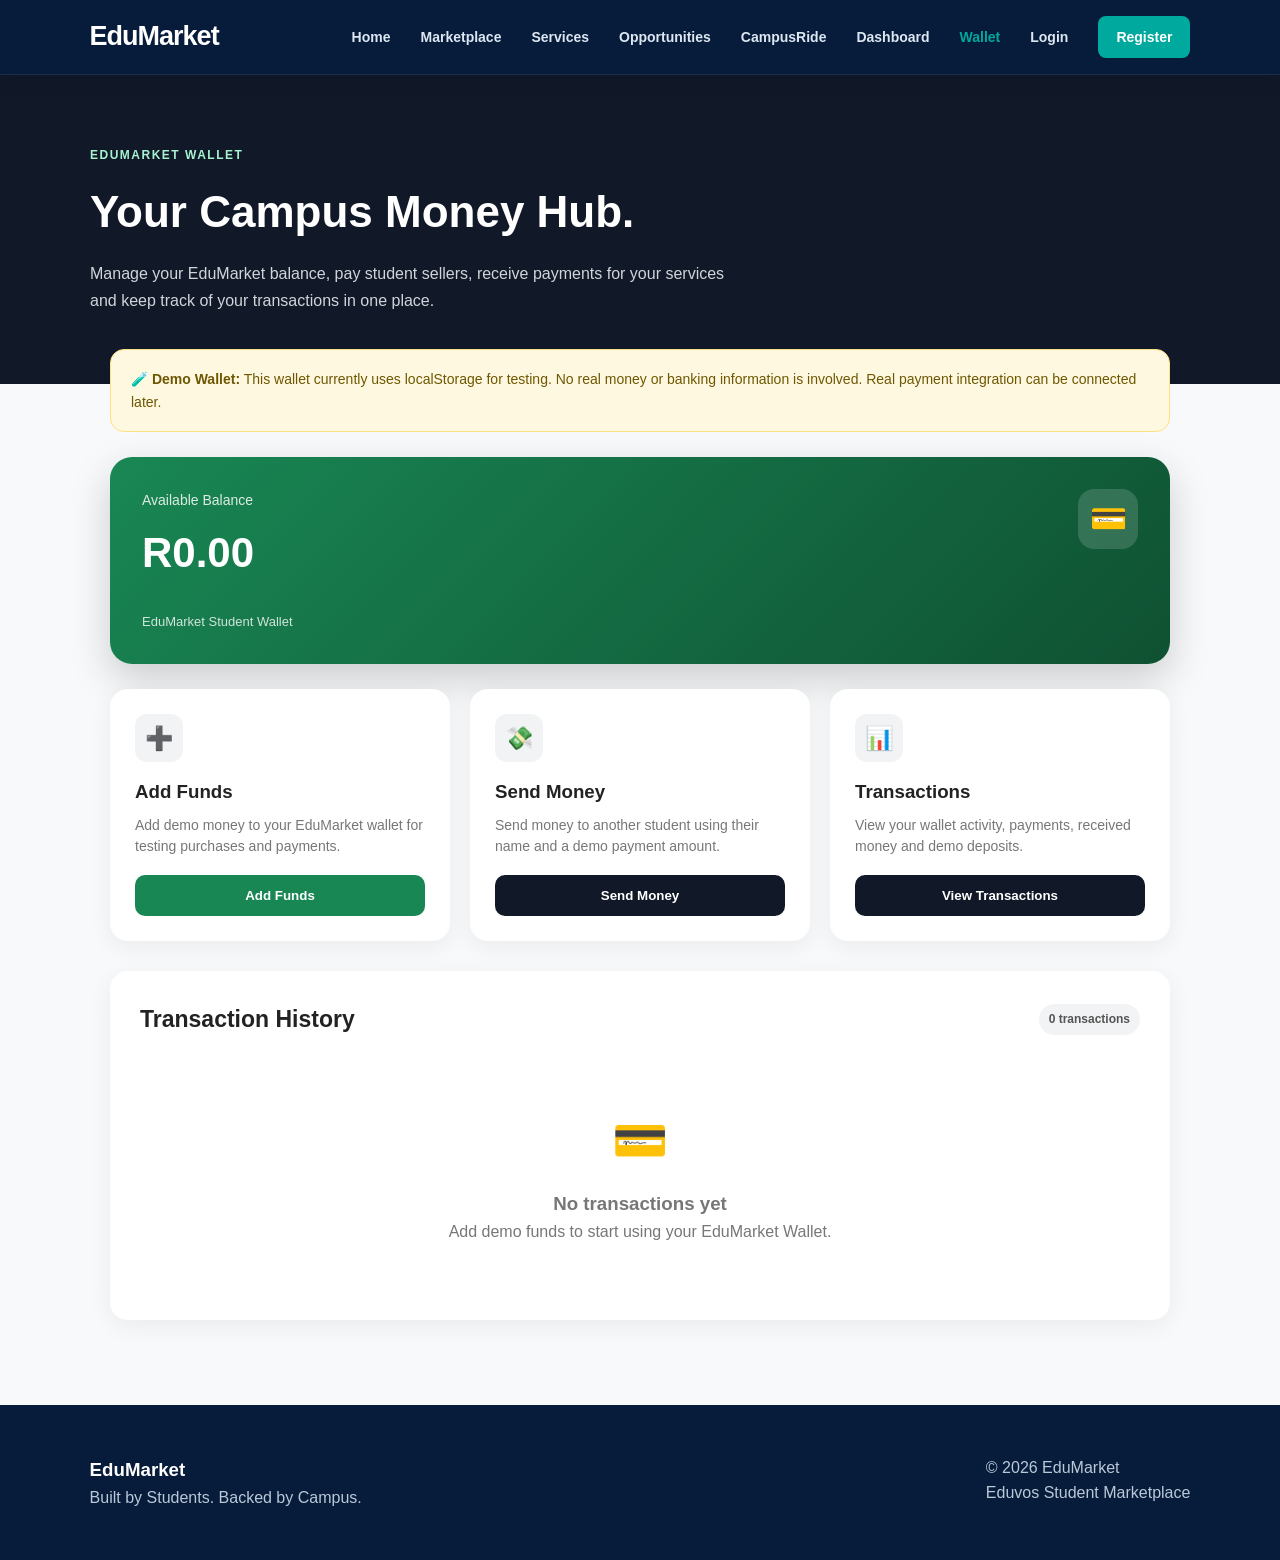
<file: web/wallet.html>
<!DOCTYPE html>
<html lang="en">

<head>
    <meta charset="UTF-8">
    <meta name="viewport" content="width=device-width, initial-scale=1.0">

    <title>EduMarket | Wallet</title>

    <link rel="stylesheet" href="css/style.css">

    <style>
        /* =========================================
           WALLET PAGE
           ========================================= */

        .wallet-page {
            min-height: 100vh;
            background: #f7f9fb;
            padding-bottom: 60px;
        }

        .wallet-hero {
            background: #111827;
            color: white;
            padding: 70px 20px;
        }

        .wallet-hero-content {
            max-width: 1100px;
            margin: auto;
        }

        .wallet-hero .eyebrow {
            color: #a7f3d0;
            font-weight: bold;
            font-size: 12px;
            letter-spacing: 1.5px;
            margin-bottom: 12px;
        }

        .wallet-hero h1 {
            font-size: 44px;
            margin-bottom: 12px;
        }

        .wallet-hero p {
            color: #d1d5db;
            max-width: 650px;
            line-height: 1.7;
        }

        .wallet-container {
            max-width: 1100px;
            margin: -35px auto 0;
            padding: 0 20px;
            position: relative;
        }

        /* =========================================
           BALANCE CARD
           ========================================= */

        .wallet-balance-card {
            background: linear-gradient(135deg, #198754, #0f5132);
            color: white;
            border-radius: 22px;
            padding: 32px;
            box-shadow: 0 15px 40px rgba(0, 0, 0, 0.18);
            margin-bottom: 25px;
        }

        .wallet-balance-top {
            display: flex;
            justify-content: space-between;
            align-items: flex-start;
            gap: 20px;
        }

        .wallet-balance-label {
            font-size: 14px;
            opacity: 0.85;
            margin-bottom: 8px;
        }

        .wallet-balance {
            font-size: 42px;
            font-weight: bold;
        }

        .wallet-icon {
            width: 60px;
            height: 60px;
            border-radius: 16px;
            background: rgba(255, 255, 255, 0.15);
            display: flex;
            align-items: center;
            justify-content: center;
            font-size: 30px;
        }

        .wallet-account-label {
            margin-top: 25px;
            font-size: 13px;
            opacity: 0.8;
        }

        /* =========================================
           ACTION CARDS
           ========================================= */

        .wallet-actions {
            display: grid;
            grid-template-columns: repeat(3, 1fr);
            gap: 20px;
            margin-bottom: 30px;
        }

        .wallet-action-card {
            background: white;
            border-radius: 18px;
            padding: 25px;
            box-shadow: 0 6px 25px rgba(0, 0, 0, 0.06);
        }

        .wallet-action-icon {
            width: 48px;
            height: 48px;
            border-radius: 12px;
            background: #f1f3f5;
            display: flex;
            align-items: center;
            justify-content: center;
            font-size: 23px;
            margin-bottom: 15px;
        }

        .wallet-action-card h3 {
            margin-bottom: 8px;
            color: #222;
        }

        .wallet-action-card p {
            color: #777;
            font-size: 14px;
            line-height: 1.5;
            margin-bottom: 18px;
        }

        .wallet-button {
            width: 100%;
            border: none;
            padding: 13px 16px;
            border-radius: 10px;
            background: #111827;
            color: white;
            font-weight: bold;
            cursor: pointer;
            transition: 0.2s;
        }

        .wallet-button:hover {
            background: #000;
            transform: translateY(-2px);
        }

        .wallet-button.green {
            background: #198754;
        }

        .wallet-button.green:hover {
            background: #146c43;
        }

        /* =========================================
           TRANSACTIONS
           ========================================= */

        .wallet-section {
            background: white;
            border-radius: 18px;
            padding: 30px;
            box-shadow: 0 6px 25px rgba(0, 0, 0, 0.06);
            margin-bottom: 25px;
        }

        .wallet-section-header {
            display: flex;
            justify-content: space-between;
            align-items: center;
            margin-bottom: 22px;
            gap: 15px;
        }

        .wallet-section-header h2 {
            color: #222;
            font-size: 23px;
        }

        .transaction-count {
            background: #f1f3f5;
            color: #555;
            padding: 6px 10px;
            border-radius: 20px;
            font-size: 12px;
            font-weight: bold;
        }

        .transaction-list {
            display: flex;
            flex-direction: column;
        }

        .transaction {
            display: flex;
            align-items: center;
            justify-content: space-between;
            gap: 15px;
            padding: 18px 0;
            border-bottom: 1px solid #eeeeee;
        }

        .transaction:last-child {
            border-bottom: none;
        }

        .transaction-left {
            display: flex;
            align-items: center;
            gap: 14px;
            min-width: 0;
        }

        .transaction-icon {
            width: 45px;
            height: 45px;
            border-radius: 12px;
            display: flex;
            align-items: center;
            justify-content: center;
            font-size: 20px;
            flex-shrink: 0;
        }

        .transaction-icon.income {
            background: #e8f5e9;
        }

        .transaction-icon.expense {
            background: #ffe8e8;
        }

        .transaction-icon.funding {
            background: #e8f0ff;
        }

        .transaction-info {
            min-width: 0;
        }

        .transaction-info strong {
            display: block;
            color: #222;
            margin-bottom: 4px;
        }

        .transaction-info small {
            color: #888;
            font-size: 12px;
        }

        .transaction-amount {
            font-weight: bold;
            white-space: nowrap;
        }

        .transaction-amount.income {
            color: #198754;
        }

        .transaction-amount.expense {
            color: #dc3545;
        }

        .transaction-amount.funding {
            color: #0d6efd;
        }

        .empty-transactions {
            text-align: center;
            padding: 45px 20px;
            color: #777;
        }

        .empty-transactions-icon {
            font-size: 45px;
            margin-bottom: 12px;
        }

        /* =========================================
           DEMO NOTICE
           ========================================= */

        .wallet-demo-notice {
            background: #fff8e1;
            border: 1px solid #ffe082;
            border-radius: 14px;
            padding: 18px 20px;
            margin-bottom: 25px;
            color: #6d5700;
            font-size: 14px;
            line-height: 1.6;
        }

        /* =========================================
           MODAL
           ========================================= */

        .wallet-modal {
            display: none;
            position: fixed;
            z-index: 9999;
            inset: 0;
            background: rgba(0, 0, 0, 0.65);
            backdrop-filter: blur(5px);
            justify-content: center;
            align-items: center;
            padding: 20px;
        }

        .wallet-modal.active {
            display: flex;
        }

        .wallet-modal-content {
            width: 100%;
            max-width: 480px;
            background: white;
            border-radius: 20px;
            padding: 30px;
            position: relative;
            box-shadow: 0 25px 70px rgba(0, 0, 0, 0.25);
        }

        .wallet-modal-close {
            position: absolute;
            right: 15px;
            top: 12px;
            border: none;
            background: #f1f3f5;
            width: 38px;
            height: 38px;
            border-radius: 50%;
            font-size: 25px;
            cursor: pointer;
        }

        .wallet-modal-content h2 {
            margin-bottom: 8px;
            color: #222;
        }

        .wallet-modal-content > p {
            color: #777;
            font-size: 14px;
            margin-bottom: 22px;
        }

        .wallet-form-group {
            margin-bottom: 18px;
        }

        .wallet-form-group label {
            display: block;
            font-size: 13px;
            font-weight: bold;
            margin-bottom: 7px;
            color: #333;
        }

        .wallet-form-group input,
        .wallet-form-group select {
            width: 100%;
            padding: 13px;
            border: 1px solid #ddd;
            border-radius: 10px;
            font-size: 14px;
            outline: none;
        }

        .wallet-form-group input:focus,
        .wallet-form-group select:focus {
            border-color: #198754;
        }

        .wallet-form-submit {
            width: 100%;
            border: none;
            padding: 14px;
            border-radius: 10px;
            background: #198754;
            color: white;
            font-weight: bold;
            cursor: pointer;
            font-size: 14px;
        }

        .wallet-form-submit:hover {
            background: #146c43;
        }

        /* =========================================
           RESPONSIVE
           ========================================= */

        @media (max-width: 800px) {

            .wallet-actions {
                grid-template-columns: 1fr;
            }

            .wallet-hero h1 {
                font-size: 34px;
            }

            .wallet-balance {
                font-size: 34px;
            }
        }

        @media (max-width: 600px) {

            .wallet-balance-card {
                padding: 25px;
            }

            .wallet-section {
                padding: 22px;
            }

            .wallet-balance-top {
                align-items: center;
            }

            .transaction {
                align-items: flex-start;
            }

            .transaction-amount {
                font-size: 13px;
            }
        }
    </style>
</head>

<body>

    <!-- =========================================
         NAVBAR
         ========================================= -->

    <header class="navbar">

        <div class="logo">
            <a href="index.html">EduMarket</a>
        </div>

        <nav class="nav-links">

            <a href="index.html">
                Home
            </a>

            <a href="marketplace.html">
                Marketplace
            </a>

            <a href="services.html">
                Services
            </a>

            <a href="opportunities.html">
                Opportunities
            </a>

            <a href="campusride.html">
                CampusRide
            </a>

            <a href="seller-dashboard.html">
                Dashboard
            </a>

            <a href="wallet.html" class="active">
                Wallet
            </a>

            <a href="login.html">
                Login
            </a>

            <a href="register.html" class="register-button">
                Register
            </a>

        </nav>

    </header>


    <!-- =========================================
         WALLET PAGE
         ========================================= -->

    <main class="wallet-page">

        <!-- HERO -->

        <section class="wallet-hero">

            <div class="wallet-hero-content">

                <p class="eyebrow">
                    EDUMARKET WALLET
                </p>

                <h1>
                    Your Campus Money Hub.
                </h1>

                <p>
                    Manage your EduMarket balance, pay student sellers,
                    receive payments for your services and keep track
                    of your transactions in one place.
                </p>

            </div>

        </section>


        <div class="wallet-container">

            <!-- DEMO NOTICE -->

            <div class="wallet-demo-notice">

                <strong>🧪 Demo Wallet:</strong>
                This wallet currently uses localStorage for testing.
                No real money or banking information is involved.
                Real payment integration can be connected later.

            </div>


            <!-- BALANCE -->

            <section class="wallet-balance-card">

                <div class="wallet-balance-top">

                    <div>

                        <div class="wallet-balance-label">
                            Available Balance
                        </div>

                        <div
                            class="wallet-balance"
                            id="walletBalance"
                        >
                            R0.00
                        </div>

                    </div>

                    <div class="wallet-icon">
                        💳
                    </div>

                </div>

                <div class="wallet-account-label">
                    EduMarket Student Wallet
                </div>

            </section>


            <!-- ACTIONS -->

            <section class="wallet-actions">

                <div class="wallet-action-card">

                    <div class="wallet-action-icon">
                        ➕
                    </div>

                    <h3>
                        Add Funds
                    </h3>

                    <p>
                        Add demo money to your EduMarket wallet
                        for testing purchases and payments.
                    </p>

                    <button
                        class="wallet-button green"
                        onclick="openAddFundsModal()"
                    >
                        Add Funds
                    </button>

                </div>


                <div class="wallet-action-card">

                    <div class="wallet-action-icon">
                        💸
                    </div>

                    <h3>
                        Send Money
                    </h3>

                    <p>
                        Send money to another student using their
                        name and a demo payment amount.
                    </p>

                    <button
                        class="wallet-button"
                        onclick="openSendMoneyModal()"
                    >
                        Send Money
                    </button>

                </div>


                <div class="wallet-action-card">

                    <div class="wallet-action-icon">
                        📊
                    </div>

                    <h3>
                        Transactions
                    </h3>

                    <p>
                        View your wallet activity, payments,
                        received money and demo deposits.
                    </p>

                    <button
                        class="wallet-button"
                        onclick="scrollToTransactions()"
                    >
                        View Transactions
                    </button>

                </div>

            </section>


            <!-- TRANSACTIONS -->

            <section
                class="wallet-section"
                id="transactionsSection"
            >

                <div class="wallet-section-header">

                    <h2>
                        Transaction History
                    </h2>

                    <span
                        class="transaction-count"
                        id="transactionCount"
                    >
                        0 transactions
                    </span>

                </div>

                <div
                    class="transaction-list"
                    id="transactionList"
                >
                </div>

            </section>

        </div>

    </main>


    <!-- =========================================
         ADD FUNDS MODAL
         ========================================= -->

    <div
        class="wallet-modal"
        id="addFundsModal"
        onclick="closeModalOutside(event, 'addFundsModal')"
    >

        <div
            class="wallet-modal-content"
            onclick="event.stopPropagation()"
        >

            <button
                class="wallet-modal-close"
                onclick="closeWalletModal('addFundsModal')"
            >
                &times;
            </button>

            <h2>
                Add Demo Funds
            </h2>

            <p>
                Add money to your wallet for testing.
            </p>

            <form onsubmit="addFunds(event)">

                <div class="wallet-form-group">

                    <label for="fundAmount">
                        Amount
                    </label>

                    <input
                        type="number"
                        id="fundAmount"
                        min="1"
                        step="0.01"
                        placeholder="e.g. 500"
                        required
                    >

                </div>

                <button
                    type="submit"
                    class="wallet-form-submit"
                >
                    Add Funds
                </button>

            </form>

        </div>

    </div>


    <!-- =========================================
         SEND MONEY MODAL
         ========================================= -->

    <div
        class="wallet-modal"
        id="sendMoneyModal"
        onclick="closeModalOutside(event, 'sendMoneyModal')"
    >

        <div
            class="wallet-modal-content"
            onclick="event.stopPropagation()"
        >

            <button
                class="wallet-modal-close"
                onclick="closeWalletModal('sendMoneyModal')"
            >
                &times;
            </button>

            <h2>
                Send Money
            </h2>

            <p>
                Send demo money to another EduMarket student.
            </p>

            <form onsubmit="sendMoney(event)">

                <div class="wallet-form-group">

                    <label for="recipientName">
                        Recipient Name
                    </label>

                    <input
                        type="text"
                        id="recipientName"
                        placeholder="Student name"
                        required
                    >

                </div>


                <div class="wallet-form-group">

                    <label for="sendAmount">
                        Amount
                    </label>

                    <input
                        type="number"
                        id="sendAmount"
                        min="1"
                        step="0.01"
                        placeholder="e.g. 150"
                        required
                    >

                </div>


                <div class="wallet-form-group">

                    <label for="sendDescription">
                        Description
                    </label>

                    <input
                        type="text"
                        id="sendDescription"
                        placeholder="e.g. Java tutoring"
                    >

                </div>


                <button
                    type="submit"
                    class="wallet-form-submit"
                >
                    Send Money
                </button>

            </form>

        </div>

    </div>


    <!-- =========================================
         FOOTER
         ========================================= -->

    <footer class="footer">

        <div class="footer-content">

            <div>

                <h3>
                    EduMarket
                </h3>

                <p>
                    Built by Students. Backed by Campus.
                </p>

            </div>

            <div>

                <p>
                    © 2026 EduMarket
                </p>

                <p>
                    Eduvos Student Marketplace
                </p>

            </div>

        </div>

    </footer>


    <!-- =========================================
         JAVASCRIPT
         ========================================= -->

    <script>

        /* =========================================
           WALLET STORAGE
           ========================================= */

        const WALLET_KEY = "eduMarketWallet";

        const TRANSACTIONS_KEY = "eduMarketTransactions";


        function getWallet() {

            let wallet =
                JSON.parse(
                    localStorage.getItem(WALLET_KEY)
                );

            if (!wallet || typeof wallet.balance !== "number") {

                wallet = {
                    balance: 0
                };

                localStorage.setItem(
                    WALLET_KEY,
                    JSON.stringify(wallet)
                );

            }

            return wallet;
        }


        function saveWallet(wallet) {

            localStorage.setItem(
                WALLET_KEY,
                JSON.stringify(wallet)
            );

        }


        function getTransactions() {

            let transactions =
                JSON.parse(
                    localStorage.getItem(
                        TRANSACTIONS_KEY
                    )
                );

            if (!Array.isArray(transactions)) {
                transactions = [];
            }

            return transactions;

        }


        function saveTransactions(transactions) {

            localStorage.setItem(
                TRANSACTIONS_KEY,
                JSON.stringify(transactions)
            );

        }


        /* =========================================
           FORMAT MONEY
           ========================================= */

        function formatMoney(amount) {

            return "R" +
                Number(amount || 0)
                    .toFixed(2);

        }


        /* =========================================
           DISPLAY BALANCE
           ========================================= */

        function updateBalance() {

            const wallet = getWallet();

            document.getElementById(
                "walletBalance"
            ).textContent =
                formatMoney(wallet.balance);

        }


        /* =========================================
           DISPLAY TRANSACTIONS
           ========================================= */

        function loadTransactions() {

            const transactions =
                getTransactions();

            const transactionList =
                document.getElementById(
                    "transactionList"
                );

            const transactionCount =
                document.getElementById(
                    "transactionCount"
                );


            transactionCount.textContent =
                transactions.length +
                (
                    transactions.length === 1
                        ? " transaction"
                        : " transactions"
                );


            if (transactions.length === 0) {

                transactionList.innerHTML = `

                    <div class="empty-transactions">

                        <div class="empty-transactions-icon">
                            💳
                        </div>

                        <h3>
                            No transactions yet
                        </h3>

                        <p>
                            Add demo funds to start using
                            your EduMarket Wallet.
                        </p>

                    </div>

                `;

                return;

            }


            transactionList.innerHTML = "";


            transactions
                .slice()
                .reverse()
                .forEach(function(transaction) {

                    const row =
                        document.createElement("div");

                    row.className =
                        "transaction";


                    let icon = "💰";

                    if (transaction.type === "expense") {
                        icon = "💸";
                    }

                    if (transaction.type === "funding") {
                        icon = "➕";
                    }

                    if (transaction.type === "income") {
                        icon = "💰";
                    }


                    let amountPrefix = "+";

                    if (
                        transaction.type === "expense"
                    ) {
                        amountPrefix = "-";
                    }


                    const date =
                        new Date(
                            transaction.date
                        );


                    row.innerHTML = `

                        <div class="transaction-left">

                            <div
                                class="transaction-icon
                                ${transaction.type}"
                            >
                                ${icon}
                            </div>

                            <div class="transaction-info">

                                <strong>
                                    ${escapeHtml(
                                        transaction.title
                                    )}
                                </strong>

                                <small>
                                    ${escapeHtml(
                                        transaction.description ||
                                        "EduMarket transaction"
                                    )}
                                    •
                                    ${date.toLocaleString()}
                                </small>

                            </div>

                        </div>

                        <div
                            class="transaction-amount
                            ${transaction.type}"
                        >
                            ${amountPrefix}${formatMoney(
                                transaction.amount
                            )}
                        </div>

                    `;


                    transactionList.appendChild(row);

                });

        }


        /* =========================================
           ADD FUNDS
           ========================================= */

        function openAddFundsModal() {

            document
                .getElementById("addFundsModal")
                .classList.add("active");

            document
                .getElementById("fundAmount")
                .focus();

        }


        function addFunds(event) {

            event.preventDefault();


            const amount =
                Number(
                    document.getElementById(
                        "fundAmount"
                    ).value
                );


            if (
                !amount ||
                amount <= 0
            ) {

                alert(
                    "Please enter a valid amount."
                );

                return;

            }


            const wallet =
                getWallet();


            wallet.balance += amount;


            saveWallet(wallet);


            const transactions =
                getTransactions();


            transactions.push({

                id: Date.now(),

                type: "funding",

                title: "Wallet Funds Added",

                description:
                    "Demo funds added to wallet",

                amount: amount,

                date:
                    new Date().toISOString()

            });


            saveTransactions(
                transactions
            );


            document
                .getElementById("fundAmount")
                .value = "";


            closeWalletModal(
                "addFundsModal"
            );


            updateBalance();
            loadTransactions();


            alert(
                formatMoney(amount) +
                " has been added to your EduMarket Wallet."
            );

        }


        /* =========================================
           SEND MONEY
           ========================================= */

        function openSendMoneyModal() {

            document
                .getElementById("sendMoneyModal")
                .classList.add("active");

            document
                .getElementById("recipientName")
                .focus();

        }


        function sendMoney(event) {

            event.preventDefault();


            const recipient =
                document
                    .getElementById(
                        "recipientName"
                    )
                    .value
                    .trim();


            const amount =
                Number(
                    document
                        .getElementById(
                            "sendAmount"
                        )
                        .value
                );


            const description =
                document
                    .getElementById(
                        "sendDescription"
                    )
                    .value
                    .trim();


            if (!recipient) {

                alert(
                    "Please enter a recipient."
                );

                return;

            }


            if (
                !amount ||
                amount <= 0
            ) {

                alert(
                    "Please enter a valid amount."
                );

                return;

            }


            const wallet =
                getWallet();


            if (
                amount >
                wallet.balance
            ) {

                alert(
                    "Insufficient wallet balance."
                );

                return;

            }


            wallet.balance -= amount;


            saveWallet(wallet);


            const transactions =
                getTransactions();


            transactions.push({

                id: Date.now(),

                type: "expense",

                title:
                    "Payment to " +
                    recipient,

                description:
                    description ||
                    "EduMarket student payment",

                amount: amount,

                recipient:
                    recipient,

                date:
                    new Date().toISOString()

            });


            saveTransactions(
                transactions
            );


            document
                .getElementById(
                    "recipientName"
                )
                .value = "";


            document
                .getElementById(
                    "sendAmount"
                )
                .value = "";


            document
                .getElementById(
                    "sendDescription"
                )
                .value = "";


            closeWalletModal(
                "sendMoneyModal"
            );


            updateBalance();
            loadTransactions();


            alert(
                formatMoney(amount) +
                " sent to " +
                recipient +
                "."
            );

        }


        /* =========================================
           MODAL FUNCTIONS
           ========================================= */

        function closeWalletModal(
            modalId
        ) {

            document
                .getElementById(modalId)
                .classList.remove("active");

        }


        function closeModalOutside(
            event,
            modalId
        ) {

            if (
                event.target.id ===
                modalId
            ) {

                closeWalletModal(
                    modalId
                );

            }

        }


        /* =========================================
           SCROLL TO TRANSACTIONS
           ========================================= */

        function scrollToTransactions() {

            document
                .getElementById(
                    "transactionsSection"
                )
                .scrollIntoView({
                    behavior: "smooth"
                });

        }


        /* =========================================
           HTML SAFETY
           ========================================= */

        function escapeHtml(value) {

            return String(value || "")
                .replace(
                    /&/g,
                    "&amp;"
                )
                .replace(
                    /</g,
                    "&lt;"
                )
                .replace(
                    />/g,
                    "&gt;"
                )
                .replace(
                    /"/g,
                    "&quot;"
                )
                .replace(
                    /'/g,
                    "&#039;"
                );

        }


        /* =========================================
           ESCAPE KEY
           ========================================= */

        document.addEventListener(
            "keydown",
            function(event) {

                if (
                    event.key ===
                    "Escape"
                ) {

                    closeWalletModal(
                        "addFundsModal"
                    );

                    closeWalletModal(
                        "sendMoneyModal"
                    );

                }

            }
        );


        /* =========================================
           INITIAL LOAD
           ========================================= */

        updateBalance();
        loadTransactions();

    </script>

</body>

</html>
</file>
<file: web/css/style.css>
/* =========================================
   EDUMARKET - EDUVOS INSPIRED GLOBAL STYLES
   Built by Students. Backed by Campus.
   ========================================= */

:root {
    --navy: #071b3a;
    --navy-2: #0b2854;
    --blue: #123f78;
    --blue-light: #1769aa;
    --teal: #00a99d;
    --teal-dark: #008c82;
    --green: #55b948;

    --white: #ffffff;
    --off-white: #f7fafc;
    --light-blue: #eef5fa;
    --light-teal: #e8f8f6;

    --text: #10213d;
    --text-dark: #071b3a;
    --text-muted: #65748b;

    --border: #dce5ed;
    --border-light: #e8eef3;

    --shadow: 0 12px 35px rgba(7, 27, 58, 0.09);
    --shadow-hover: 0 18px 45px rgba(7, 27, 58, 0.14);

    --radius: 12px;
    --transition: 0.25s ease;
}


/* =========================================
   RESET
   ========================================= */

* {
    margin: 0;
    padding: 0;
    box-sizing: border-box;
}

html {
    scroll-behavior: smooth;
}

body {
    font-family: Arial, Helvetica, sans-serif;
    background: var(--off-white);
    color: var(--text);
    line-height: 1.6;
    overflow-x: hidden;
}

a {
    text-decoration: none;
    color: inherit;
}

button,
input,
select,
textarea {
    font-family: inherit;
}


/* =========================================
   NAVIGATION
   ========================================= */

.navbar {
    width: 100%;
    min-height: 75px;
    padding: 0 7%;

    display: flex;
    align-items: center;
    justify-content: space-between;

    background: var(--navy);

    border-bottom: 1px solid rgba(255, 255, 255, 0.08);

    position: sticky;
    top: 0;
    z-index: 1000;

    box-shadow: 0 4px 20px rgba(7, 27, 58, 0.12);
}

.logo {
    font-size: 27px;
    font-weight: 800;
    color: white;
    letter-spacing: -1px;
}

.logo span {
    color: var(--teal);
}

.navbar nav,
.nav-links {
    display: flex;
    align-items: center;
    gap: 30px;
}

.navbar nav a,
.nav-links a {
    font-size: 14px;
    font-weight: 600;
    color: #dce7f2;
    transition: var(--transition);
}

.navbar nav a:hover,
.nav-links a:hover {
    color: var(--teal);
}

.nav-links .active {
    color: var(--teal);
}

.nav-actions {
    display: flex;
    align-items: center;
    gap: 12px;
}

.login-btn {
    font-weight: 600;
    color: #dce7f2;
}

.login-btn:hover {
    color: var(--teal);
}

.register-btn {
    background: var(--teal);
    color: white;
    padding: 10px 20px;
    border-radius: 8px;
    font-weight: 700;
    transition: var(--transition);
}

.register-btn:hover {
    background: var(--teal-dark);
    transform: translateY(-1px);
}

.register-button {
    background: var(--teal);
    color: white !important;
    padding: 10px 18px;
    border-radius: 8px;
}

.register-button:hover {
    background: var(--teal-dark);
}


/* =========================================
   HERO
   ========================================= */

.hero {
    min-height: 570px;

    display: flex;
    align-items: center;

    padding: 80px 7%;

    background:
        radial-gradient(
            circle at 85% 25%,
            rgba(0, 169, 157, 0.12),
            transparent 28%
        ),
        linear-gradient(
            135deg,
            #eaf3f8 0%,
            #ffffff 55%,
            #e8f7f5 100%
        );
}

.hero-content {
    max-width: 720px;
}

.welcome-text,
.small-title {
    color: var(--teal-dark);
    font-size: 13px;
    font-weight: 800;
    letter-spacing: 2px;
    margin-bottom: 15px;
}

.hero h1 {
    font-size: clamp(45px, 6vw, 76px);
    line-height: 1.05;
    letter-spacing: -3px;
    margin-bottom: 25px;
    color: var(--navy);
}

.hero h1 span {
    color: var(--teal);
}

.hero-description {
    max-width: 610px;
    font-size: 18px;
    color: var(--text-muted);
    margin-bottom: 35px;
}

.hero-buttons {
    display: flex;
    gap: 15px;
    flex-wrap: wrap;
}


/* =========================================
   BUTTONS
   ========================================= */

.primary-btn,
.secondary-btn {
    display: inline-block;

    border-radius: 8px;

    padding: 13px 23px;

    font-weight: 700;

    cursor: pointer;

    border: none;

    font-size: 14px;

    transition: var(--transition);
}

.primary-btn {
    background: var(--teal);
    color: white;
}

.primary-btn:hover {
    background: var(--teal-dark);
    transform: translateY(-2px);
    box-shadow: 0 8px 20px rgba(0, 169, 157, 0.25);
}

.secondary-btn {
    background: white;
    color: var(--navy);

    border: 1px solid #c9d8e3;
}

.secondary-btn:hover {
    background: var(--light-teal);
    border-color: var(--teal);
    color: var(--teal-dark);
}


/* =========================================
   GENERAL SEARCH
   ========================================= */

.search-section {
    padding: 65px 7%;
    background: white;
    text-align: center;
}

.search-section h2 {
    font-size: 30px;
    margin-bottom: 25px;
    color: var(--navy);
}

.search-box {
    max-width: 760px;
    margin: auto;

    display: flex;

    background: white;

    border: 1px solid var(--border);

    border-radius: 10px;

    padding: 7px;

    box-shadow: var(--shadow);
}

.search-box input {
    flex: 1;

    border: none;

    outline: none;

    padding: 14px 16px;

    font-size: 15px;
}

.search-box button {
    border: none;

    background: var(--teal);

    color: white;

    padding: 0 25px;

    border-radius: 7px;

    font-weight: 700;

    cursor: pointer;

    transition: var(--transition);
}

.search-box button:hover {
    background: var(--teal-dark);
}


/* =========================================
   GENERAL CATEGORIES
   ========================================= */

.categories-section,
.opportunity-section {
    padding: 85px 7%;
}

.section-heading {
    margin-bottom: 40px;
}

.section-heading h2 {
    font-size: 38px;
    margin-bottom: 8px;
    color: var(--navy);
}

.section-heading p {
    color: var(--text-muted);
}

.category-grid {
    display: grid;
    grid-template-columns: repeat(3, 1fr);
    gap: 20px;
}

.category-card {
    background: white;

    border: 1px solid var(--border-light);

    border-radius: 12px;

    padding: 30px;

    transition: var(--transition);
}

.category-card:hover {
    transform: translateY(-5px);
    box-shadow: var(--shadow-hover);
    border-color: rgba(0, 169, 157, 0.3);
}

.category-icon {
    font-size: 35px;
    margin-bottom: 15px;
}

.category-card h3 {
    margin-bottom: 7px;
    color: var(--navy);
}

.category-card p {
    color: var(--text-muted);
    font-size: 14px;
}


/* =========================================
   STUDENT SPOTLIGHT
   ========================================= */

.spotlight-section {
    margin: 20px 7% 80px;

    padding: 75px;

    border-radius: 18px;

    background:
        radial-gradient(
            circle at 90% 20%,
            rgba(0, 169, 157, 0.25),
            transparent 30%
        ),
        var(--navy);

    color: white;

    position: relative;
    overflow: hidden;
}

.spotlight-content {
    max-width: 650px;
}

.spotlight-content h2 {
    font-size: 45px;
    line-height: 1.1;
    margin-bottom: 20px;
}

.spotlight-content p:not(.small-title) {
    color: #d4e0eb;
    margin-bottom: 30px;
}


/* =========================================
   GENERAL OPPORTUNITY
   ========================================= */

.opportunity-example {
    background: white;

    border: 1px solid var(--border);

    border-radius: 15px;

    padding: 35px;

    display: flex;

    justify-content: space-between;

    align-items: center;

    gap: 30px;

    box-shadow: 0 5px 20px rgba(7, 27, 58, 0.04);
}

.opportunity-example h3 {
    font-size: 23px;
    margin: 10px 0;
    color: var(--navy);
}

.opportunity-example p {
    color: var(--text-muted);
    max-width: 700px;
}

.request-details {
    display: flex;
    gap: 20px;
    margin-top: 20px;
    flex-wrap: wrap;
}

.request-details span {
    color: #53657d;
    font-size: 13px;
}


/* =========================================
   CALL TO ACTION
   ========================================= */

.cta-section {
    text-align: center;

    padding: 100px 7%;

    background:
        linear-gradient(
            135deg,
            #eaf5f8,
            #e8f8f6
        );
}

.cta-section h2 {
    font-size: 45px;
    margin-bottom: 10px;
    color: var(--navy);
}

.cta-section p {
    color: var(--text-muted);
    margin-bottom: 30px;
}


/* =========================================
   FOOTER
   ========================================= */

footer,
.footer {
    background: var(--navy);
    color: white;
    padding: 50px 7%;
}

.footer-logo {
    font-size: 25px;
    font-weight: 800;
    margin-bottom: 10px;
}

.footer-logo span {
    color: var(--teal);
}

footer p,
.footer p {
    color: #b9c9d8;
}

.copyright {
    margin-top: 25px;
    font-size: 12px;
}

.footer-content {
    display: flex;
    justify-content: space-between;
    gap: 30px;
}


/* =========================================
   MARKETPLACE HEADER
   ========================================= */

.marketplace-header {
    text-align: center;

    padding: 70px 20px 50px;

    background:
        radial-gradient(
            circle at 50% 0%,
            rgba(0, 169, 157, 0.12),
            transparent 45%
        ),
        linear-gradient(
            135deg,
            #eaf3f8,
            #ffffff
        );
}

.marketplace-header-content {
    max-width: 850px;
    margin: auto;
}

.marketplace-header .eyebrow {
    color: var(--teal-dark);

    font-size: 12px;

    font-weight: 800;

    letter-spacing: 2px;

    margin-bottom: 12px;
}

.marketplace-header h1 {
    font-size: 46px;

    line-height: 1.15;

    margin-bottom: 18px;

    color: var(--navy);
}

.marketplace-header p:not(.eyebrow) {
    font-size: 17px;

    color: var(--text-muted);

    max-width: 700px;

    margin: auto;
}


/* =========================================
   MARKETPLACE SEARCH
   ========================================= */

.marketplace-search-section {
    background: white;

    padding: 30px 20px;

    border-bottom: 1px solid var(--border);
}

.marketplace-search {
    display: flex;

    width: 100%;

    max-width: 750px;

    margin: auto;
}

.marketplace-search input {
    flex: 1 1 auto;

    min-width: 0;

    padding: 16px 20px;

    border: 1px solid var(--border);

    border-right: none;

    border-radius: 9px 0 0 9px;

    font-size: 15px;

    outline: none;
}

.marketplace-search input:focus {
    border-color: var(--teal);
}

.marketplace-search button {
    flex: 0 0 auto;

    padding: 0 30px;

    border: none;

    background: var(--teal);

    color: white;

    font-size: 15px;

    font-weight: 700;

    border-radius: 0 9px 9px 0;

    cursor: pointer;

    transition: var(--transition);
}

.marketplace-search button:hover {
    background: var(--teal-dark);
}


/* =========================================
   MARKETPLACE SECTION
   ========================================= */

.marketplace-section {
    width: 100%;

    max-width: 1250px;

    margin: 0 auto;

    padding: 70px 30px;
}

.marketplace-section .section-heading {
    width: 100%;

    display: flex;

    justify-content: space-between;

    align-items: flex-end;

    gap: 30px;

    margin-bottom: 35px;
}

.marketplace-section .section-heading > div {
    min-width: 0;
    flex: 1 1 auto;
}

.marketplace-section .section-heading > p {
    max-width: 420px;

    margin: 0;

    text-align: right;

    color: var(--text-muted);
}

.marketplace-section .eyebrow {
    color: var(--teal-dark);

    font-size: 12px;

    font-weight: 800;

    letter-spacing: 2px;

    margin-bottom: 7px;
}

.marketplace-section h2 {
    font-size: 32px;

    line-height: 1.2;

    color: var(--navy);

    margin: 0;
}


/* =========================================
   MARKETPLACE CATEGORY GRID
   ========================================= */

.marketplace-section .category-grid {
    width: 100%;

    display: grid;

    grid-template-columns:
        repeat(6, minmax(0, 1fr));

    gap: 16px;
}

.marketplace-section .category-card {
    width: 100%;

    min-width: 0;

    min-height: 150px;

    padding: 25px 14px;

    background: white;

    border: 1px solid var(--border);

    border-radius: 14px;

    text-align: center;

    cursor: pointer;

    transition: var(--transition);
}

.marketplace-section .category-card:hover {
    transform: translateY(-5px);

    box-shadow: var(--shadow);

    border-color: rgba(0, 169, 157, 0.35);
}

.marketplace-section .category-icon {
    font-size: 34px;
    margin-bottom: 10px;
}

.marketplace-section .category-card h3 {
    font-size: 15px;
    margin-bottom: 6px;
    color: var(--navy);
}

.marketplace-section .category-card p {
    font-size: 12px;
    color: var(--text-muted);
    line-height: 1.4;
}


/* =========================================
   PRODUCT GRID
   ========================================= */

.marketplace-section .product-grid {
    width: 100% !important;

    display: grid !important;

    grid-template-columns:
        repeat(4, minmax(0, 1fr)) !important;

    grid-auto-flow: row !important;

    gap: 28px !important;

    align-items: stretch !important;

    margin: 0 !important;
    padding: 0 !important;
}


/* =========================================
   PRODUCT CARD
   ========================================= */

.marketplace-section .product-grid .product-card {
    width: 100% !important;

    min-width: 0 !important;

    max-width: none !important;

    min-height: 470px;

    background: #ffffff;

    border: 1px solid var(--border);

    border-radius: 15px;

    overflow: hidden;

    display: flex !important;

    flex-direction: column !important;

    align-items: stretch !important;

    justify-content: flex-start !important;

    position: relative;

    transition:
        transform 0.25s,
        box-shadow 0.25s,
        border-color 0.25s;
}

.marketplace-section .product-grid .product-card:hover {
    transform: translateY(-6px);

    box-shadow: var(--shadow-hover);

    border-color: rgba(0, 169, 157, 0.35);
}


/* =========================================
   PRODUCT IMAGE
   ========================================= */

.marketplace-section
.product-grid
.product-card
.product-image {

    width: 100% !important;

    height: 190px !important;

    min-height: 190px !important;

    max-height: 190px !important;

    flex: 0 0 190px !important;

    display: flex !important;

    flex-direction: row !important;

    align-items: center !important;

    justify-content: center !important;

    background:
        linear-gradient(
            135deg,
            #eaf5f8,
            #e8f8f6
        );

    font-size: 65px;

    line-height: 1;

    overflow: hidden;
}


/* =========================================
   PRODUCT INFORMATION
   ========================================= */

.marketplace-section
.product-grid
.product-card
.product-info {

    width: 100% !important;

    min-width: 0 !important;

    flex: 1 1 auto !important;

    padding: 22px !important;

    display: flex !important;

    flex-direction: column !important;

    align-items: stretch !important;

    justify-content: flex-start !important;

    text-align: left !important;
}


/* =========================================
   CATEGORY LABEL
   ========================================= */

.marketplace-section
.product-grid
.product-card
.product-info
.product-category {

    display: inline-block !important;

    width: fit-content !important;

    max-width: 100% !important;

    flex: 0 0 auto !important;

    font-size: 10px !important;

    font-weight: 800 !important;

    letter-spacing: 0.8px;

    line-height: 1.2;

    color: var(--teal-dark);

    background: var(--light-teal);

    padding: 5px 9px;

    border-radius: 20px;

    white-space: nowrap;
}


/* =========================================
   PRODUCT TITLE
   ========================================= */

.marketplace-section
.product-grid
.product-card
.product-info
h3 {

    display: block !important;

    width: 100% !important;

    max-width: 100% !important;

    min-width: 0 !important;

    margin: 12px 0 14px !important;

    padding: 0 !important;

    font-size: 17px !important;

    line-height: 1.4 !important;

    font-weight: 700 !important;

    color: var(--navy) !important;

    text-align: left !important;

    white-space: normal !important;

    overflow-wrap: break-word !important;

    word-wrap: break-word !important;
}


/* =========================================
   SELLER
   ========================================= */

.marketplace-section
.product-grid
.product-card
.product-info
.product-seller {

    display: block !important;

    width: 100% !important;

    max-width: 100% !important;

    margin: 4px 0 !important;

    padding: 0 !important;

    font-size: 13px !important;

    line-height: 1.5 !important;

    color: var(--text-muted) !important;

    white-space: normal !important;
}


/* =========================================
   LOCATION
   ========================================= */

.marketplace-section
.product-grid
.product-card
.product-info
.product-location {

    display: block !important;

    width: 100% !important;

    max-width: 100% !important;

    margin: 4px 0 !important;

    padding: 0 !important;

    font-size: 13px !important;

    line-height: 1.5 !important;

    color: var(--text-muted) !important;

    white-space: normal !important;
}


/* =========================================
   PRICE + RATING
   ========================================= */

.marketplace-section
.product-grid
.product-card
.product-info
.product-bottom {

    width: 100% !important;

    margin-top: auto !important;

    margin-bottom: 15px !important;

    padding-top: 20px !important;

    display: flex !important;

    flex-direction: row !important;

    align-items: center !important;

    justify-content: space-between !important;

    gap: 10px !important;
}

.marketplace-section
.product-grid
.product-card
.product-info
.product-bottom
strong {

    display: block !important;

    flex: 0 0 auto !important;

    font-size: 18px !important;

    line-height: 1.3;

    color: var(--navy-2) !important;

    white-space: nowrap !important;
}

.marketplace-section
.product-grid
.product-card
.product-info
.product-rating {

    display: block !important;

    flex: 0 0 auto !important;

    font-size: 13px !important;

    line-height: 1.3;

    color: #53657d !important;

    white-space: nowrap !important;
}


/* =========================================
   VIEW DETAILS BUTTON
   ========================================= */

.marketplace-section
.product-grid
.product-card
.product-info
.view-details-btn {

    display: block !important;

    width: 100% !important;

    min-width: 0 !important;

    flex: 0 0 auto !important;

    padding: 12px 15px !important;

    margin: 0 !important;

    border: none !important;

    border-radius: 8px !important;

    background: var(--teal) !important;

    color: #ffffff !important;

    font-size: 13px !important;

    font-weight: 700 !important;

    line-height: 1.3;

    cursor: pointer;

    transition: var(--transition);
}

.marketplace-section
.product-grid
.product-card
.product-info
.view-details-btn:hover {

    background: var(--teal-dark) !important;

    transform: translateY(-1px);
}


/* =========================================
   NO RESULTS
   ========================================= */

#noResults {
    background: white;

    border: 1px solid var(--border);

    border-radius: 14px;

    margin-top: 25px;

    box-shadow: 0 5px 20px rgba(7, 27, 58, 0.04);
}

#noResults h3 {
    margin-bottom: 5px;
    color: var(--navy);
}

#noResults p {
    color: var(--text-muted);
}


/* =========================================
   OPPORTUNITY BANNER
   ========================================= */

.opportunity-banner {
    width: 100%;

    padding: 45px;

    background:
        radial-gradient(
            circle at 90% 20%,
            rgba(0, 169, 157, 0.25),
            transparent 30%
        ),
        var(--navy);

    color: white;

    border-radius: 17px;

    display: flex;

    justify-content: space-between;

    align-items: center;

    gap: 40px;
}

.opportunity-banner > div:first-child {
    flex: 1;
}

.opportunity-banner .product-category {
    color: white;

    background: rgba(0, 169, 157, 0.22);
}

.opportunity-banner h2 {
    font-size: 30px;

    line-height: 1.2;

    margin: 12px 0;

    color: white;
}

.opportunity-banner p {
    max-width: 650px;

    color: #dce7f2;

    line-height: 1.6;
}

.opportunity-banner .opportunity-example {
    flex: 0 0 340px;

    background: white;

    color: var(--navy);

    border-radius: 14px;

    padding: 25px;

    display: flex;

    flex-direction: column;

    align-items: flex-start;

    gap: 10px;

    border: none;
}

.opportunity-banner .opportunity-example p {
    color: var(--navy);

    font-weight: 700;

    margin: 0;
}

.opportunity-banner .opportunity-example strong {
    color: var(--teal-dark);
}

.opportunity-banner .opportunity-example span {
    color: var(--text-muted);

    font-size: 12px;
}

.opportunity-banner .opportunity-example button {
    width: 100%;

    margin-top: 8px;

    padding: 11px 18px;

    border: none;

    border-radius: 8px;

    background: var(--teal);

    color: white;

    font-weight: 700;

    cursor: pointer;

    transition: var(--transition);
}

.opportunity-banner .opportunity-example button:hover {
    background: var(--teal-dark);
}


/* =========================================
   MARKETPLACE CTA
   ========================================= */

.marketplace-cta {
    width: calc(100% - 60px);

    max-width: 1190px;

    margin: 10px auto 70px;

    padding: 55px;

    border-radius: 18px;

    background:
        linear-gradient(
            135deg,
            #eaf3f8,
            #e8f8f6
        );

    display: flex;

    justify-content: space-between;

    align-items: center;

    gap: 35px;
}

.marketplace-cta .eyebrow {
    color: var(--teal-dark);

    font-size: 12px;

    font-weight: 800;

    letter-spacing: 2px;

    margin-bottom: 8px;
}

.marketplace-cta h2 {
    font-size: 38px;

    margin-bottom: 8px;

    color: var(--navy);
}

.marketplace-cta p {
    max-width: 650px;

    color: var(--text-muted);
}

.cta-button {
    display: inline-block;

    background: var(--teal);

    color: white;

    padding: 14px 24px;

    border-radius: 8px;

    font-weight: 700;

    white-space: nowrap;

    transition: var(--transition);
}

.cta-button:hover {
    background: var(--teal-dark);

    transform: translateY(-2px);
}


/* =========================================
   PRODUCT DETAILS MODAL
   ========================================= */

.product-modal {
    display: none;

    position: fixed;

    z-index: 9999;

    inset: 0;

    background: rgba(7, 27, 58, 0.72);

    backdrop-filter: blur(5px);

    justify-content: center;

    align-items: center;

    padding: 20px;
}

.product-modal.active {
    display: flex;
}

.product-modal-content {
    position: relative;

    width: 100%;

    max-width: 650px;

    max-height: 90vh;

    overflow-y: auto;

    background: white;

    border-radius: 20px;

    padding: 35px;

    box-shadow: 0 25px 70px rgba(0, 0, 0, 0.25);

    animation: modalAppear 0.25s ease;
}

@keyframes modalAppear {

    from {
        opacity: 0;
        transform: translateY(25px) scale(0.97);
    }

    to {
        opacity: 1;
        transform: translateY(0) scale(1);
    }

}

.modal-close {
    position: absolute;

    top: 15px;

    right: 18px;

    width: 40px;

    height: 40px;

    border: none;

    border-radius: 50%;

    background: #edf2f5;

    color: var(--navy);

    font-size: 27px;

    cursor: pointer;

    transition: var(--transition);
}

.modal-close:hover {
    background: var(--light-teal);

    color: var(--teal-dark);

    transform: rotate(90deg);
}

.modal-header {
    padding-right: 45px;

    margin-bottom: 25px;
}

.modal-badge {
    display: inline-block;

    background: var(--light-teal);

    color: var(--teal-dark);

    font-size: 10px;

    font-weight: 800;

    padding: 6px 10px;

    border-radius: 20px;

    margin-bottom: 12px;
}

.modal-header h2 {
    font-size: 28px;

    line-height: 1.25;

    color: var(--navy);

    margin-bottom: 7px;
}

.modal-header p {
    color: var(--text-muted);

    font-size: 14px;
}

.modal-details {
    display: grid;

    grid-template-columns: repeat(3, 1fr);

    gap: 14px;

    margin-bottom: 25px;
}

.modal-detail-item {
    display: flex;

    align-items: center;

    gap: 10px;

    background: var(--off-white);

    padding: 15px;

    border-radius: 12px;

    border: 1px solid var(--border-light);
}

.modal-detail-item > span {
    font-size: 21px;
}

.modal-detail-item small {
    display: block;

    color: #8a98a8;

    font-size: 10px;

    margin-bottom: 3px;
}

.modal-detail-item strong {
    display: block;

    color: var(--navy);

    font-size: 13px;
}

.modal-description {
    margin-bottom: 25px;
}

.modal-description h3 {
    font-size: 17px;

    color: var(--navy);

    margin-bottom: 8px;
}

.modal-description p {
    color: var(--text-muted);

    font-size: 14px;

    line-height: 1.7;
}

.modal-actions {
    display: flex;

    gap: 12px;
}

.contact-seller-btn,
.wishlist-btn {
    flex: 1;

    padding: 14px 18px;

    border: none;

    border-radius: 9px;

    font-size: 13px;

    font-weight: 700;

    cursor: pointer;
}

.contact-seller-btn {
    background: var(--teal);

    color: white;
}

.contact-seller-btn:hover {
    background: var(--teal-dark);
}

.wishlist-btn {
    background: #edf2f5;

    color: var(--navy);
}

.wishlist-btn:hover {
    background: #dfe9ee;
}

.wishlist-btn.saved {
    background: #ffe5e5;

    color: #d6336c;
}


/* =========================================
   LOGIN PAGE
   ========================================= */

.login-section {
    min-height: 650px;

    display: flex;

    justify-content: center;

    align-items: center;

    padding: 70px 20px;

    background:
        radial-gradient(
            circle at 85% 20%,
            rgba(0, 169, 157, 0.12),
            transparent 30%
        ),
        linear-gradient(
            135deg,
            #eaf3f8,
            #ffffff
        );
}

.login-card {
    width: 100%;

    max-width: 460px;

    background: white;

    padding: 45px;

    border-radius: 16px;

    border: 1px solid var(--border);

    box-shadow: var(--shadow);
}

.login-header {
    text-align: center;

    margin-bottom: 30px;
}

.login-header h1 {
    font-size: 32px;

    color: var(--navy);

    margin-bottom: 10px;
}

.login-header p:last-child {
    color: var(--text-muted);

    font-size: 14px;
}

.form-group {
    margin-bottom: 20px;
}

.form-group label {
    display: block;

    font-size: 14px;

    font-weight: 700;

    color: var(--navy);

    margin-bottom: 8px;
}

.form-group input,
.form-group select,
.form-group textarea {
    width: 100%;

    padding: 14px 15px;

    border: 1px solid var(--border);

    border-radius: 8px;

    font-size: 15px;

    outline: none;

    background: white;

    color: var(--text);
}

.form-group input:focus,
.form-group select:focus,
.form-group textarea:focus {
    border-color: var(--teal);

    box-shadow:
        0 0 0 3px rgba(0, 169, 157, 0.10);
}

.login-options {
    display: flex;

    justify-content: space-between;

    align-items: center;

    margin-bottom: 25px;

    font-size: 13px;
}

.remember-me {
    display: flex;

    align-items: center;

    gap: 7px;

    color: var(--text-muted);
}

.remember-me input {
    cursor: pointer;
}

.login-options a {
    color: var(--teal-dark);

    font-weight: 600;
}

.login-submit {
    width: 100%;

    padding: 14px;

    border: none;

    border-radius: 8px;

    background: var(--teal);

    color: white;

    font-size: 15px;

    font-weight: 700;

    cursor: pointer;

    transition: var(--transition);
}

.login-submit:hover {
    background: var(--teal-dark);

    transform: translateY(-1px);
}

.login-message {
    text-align: center;

    margin-top: 15px;

    font-size: 13px;

    color: var(--teal-dark);
}

.login-divider {
    display: flex;

    align-items: center;

    gap: 15px;

    margin: 30px 0;

    color: #9aa8b7;

    font-size: 12px;
}

.login-divider::before,
.login-divider::after {
    content: "";

    flex: 1;

    height: 1px;

    background: var(--border);
}

.register-text {
    text-align: center;

    color: var(--text-muted);

    font-size: 14px;
}

.register-text a {
    color: var(--teal-dark);

    font-weight: 700;
}


/* =========================================
   GLOBAL FORM STYLING
   ========================================= */

input::placeholder,
textarea::placeholder {
    color: #9aa8b7;
}

input:focus,
textarea:focus,
select:focus {
    outline: none;
}


/* =========================================
   TABLET
   ========================================= */

@media (max-width: 1100px) {

    .marketplace-section .category-grid {
        grid-template-columns:
            repeat(3, minmax(0, 1fr));
    }

    .marketplace-section .product-grid {
        grid-template-columns:
            repeat(2, minmax(0, 1fr)) !important;
    }

    .opportunity-banner {
        flex-direction: column;

        align-items: stretch;
    }

    .opportunity-banner .opportunity-example {
        width: 100%;

        flex: auto;
    }
}


/* =========================================
   SMALL TABLET
   ========================================= */

@media (max-width: 900px) {

    .navbar {
        padding: 0 4%;
    }

    .navbar nav {
        display: none;
    }

    .hero {
        padding: 70px 5%;
    }

    .category-grid {
        grid-template-columns:
            repeat(2, 1fr);
    }

    .spotlight-section {
        margin-left: 5%;

        margin-right: 5%;

        padding: 50px;
    }

    .marketplace-section {
        padding-left: 25px;

        padding-right: 25px;
    }

    .marketplace-section .section-heading {
        flex-direction: column;

        align-items: flex-start;
    }

    .marketplace-section .section-heading > p {
        text-align: left;
    }
}


/* =========================================
   MOBILE
   ========================================= */

@media (max-width: 650px) {

    .navbar {
        min-height: 68px;
    }

    .logo {
        font-size: 23px;
    }

    .hero h1 {
        font-size: 45px;
    }

    .hero-description {
        font-size: 16px;
    }

    .category-grid {
        grid-template-columns: 1fr;
    }

    .spotlight-section {
        padding: 35px;
    }

    .spotlight-content h2 {
        font-size: 34px;
    }

    .opportunity-example {
        flex-direction: column;

        align-items: flex-start;
    }

    .search-box {
        flex-direction: column;

        gap: 8px;
    }

    .search-box button {
        padding: 13px;
    }

    .nav-actions .login-btn {
        display: none;
    }

    .marketplace-header {
        padding: 50px 20px 35px;
    }

    .marketplace-header h1 {
        font-size: 34px;
    }

    .marketplace-header p:not(.eyebrow) {
        font-size: 15px;
    }

    .marketplace-search {
        flex-direction: column;

        gap: 10px;
    }

    .marketplace-search input {
        border: 1px solid var(--border);

        border-radius: 9px;
    }

    .marketplace-search button {
        border-radius: 9px;

        padding: 14px;
    }

    .marketplace-section {
        padding: 50px 20px;
    }

    .marketplace-section .category-grid {
        grid-template-columns:
            repeat(2, minmax(0, 1fr));

        gap: 12px;
    }

    .marketplace-section .product-grid {
        grid-template-columns: 1fr !important;

        gap: 20px !important;
    }

    .marketplace-section .product-card {
        min-height: 0;
    }

    .marketplace-section .product-image {
        height: 180px !important;

        min-height: 180px !important;

        max-height: 180px !important;

        flex-basis: 180px !important;
    }

    .marketplace-cta {
        width: calc(100% - 40px);

        margin: 10px 20px 50px;

        padding: 35px 25px;

        flex-direction: column;

        align-items: flex-start;
    }

    .marketplace-cta h2 {
        font-size: 32px;
    }

    .opportunity-banner {
        padding: 30px 25px;
    }

    .opportunity-banner h2 {
        font-size: 26px;
    }

    .modal-details {
        grid-template-columns: 1fr;
    }

    .modal-actions {
        flex-direction: column;
    }

    .product-modal-content {
        padding: 28px 20px;
    }

    .modal-header h2 {
        font-size: 23px;
    }

    .login-card {
        padding: 30px 25px;
    }

    .login-header h1 {
        font-size: 27px;
    }

    .login-options {
        flex-direction: column;

        align-items: flex-start;

        gap: 12px;
    }

    .footer-content {
        flex-direction: column;
    }
}
</file>
